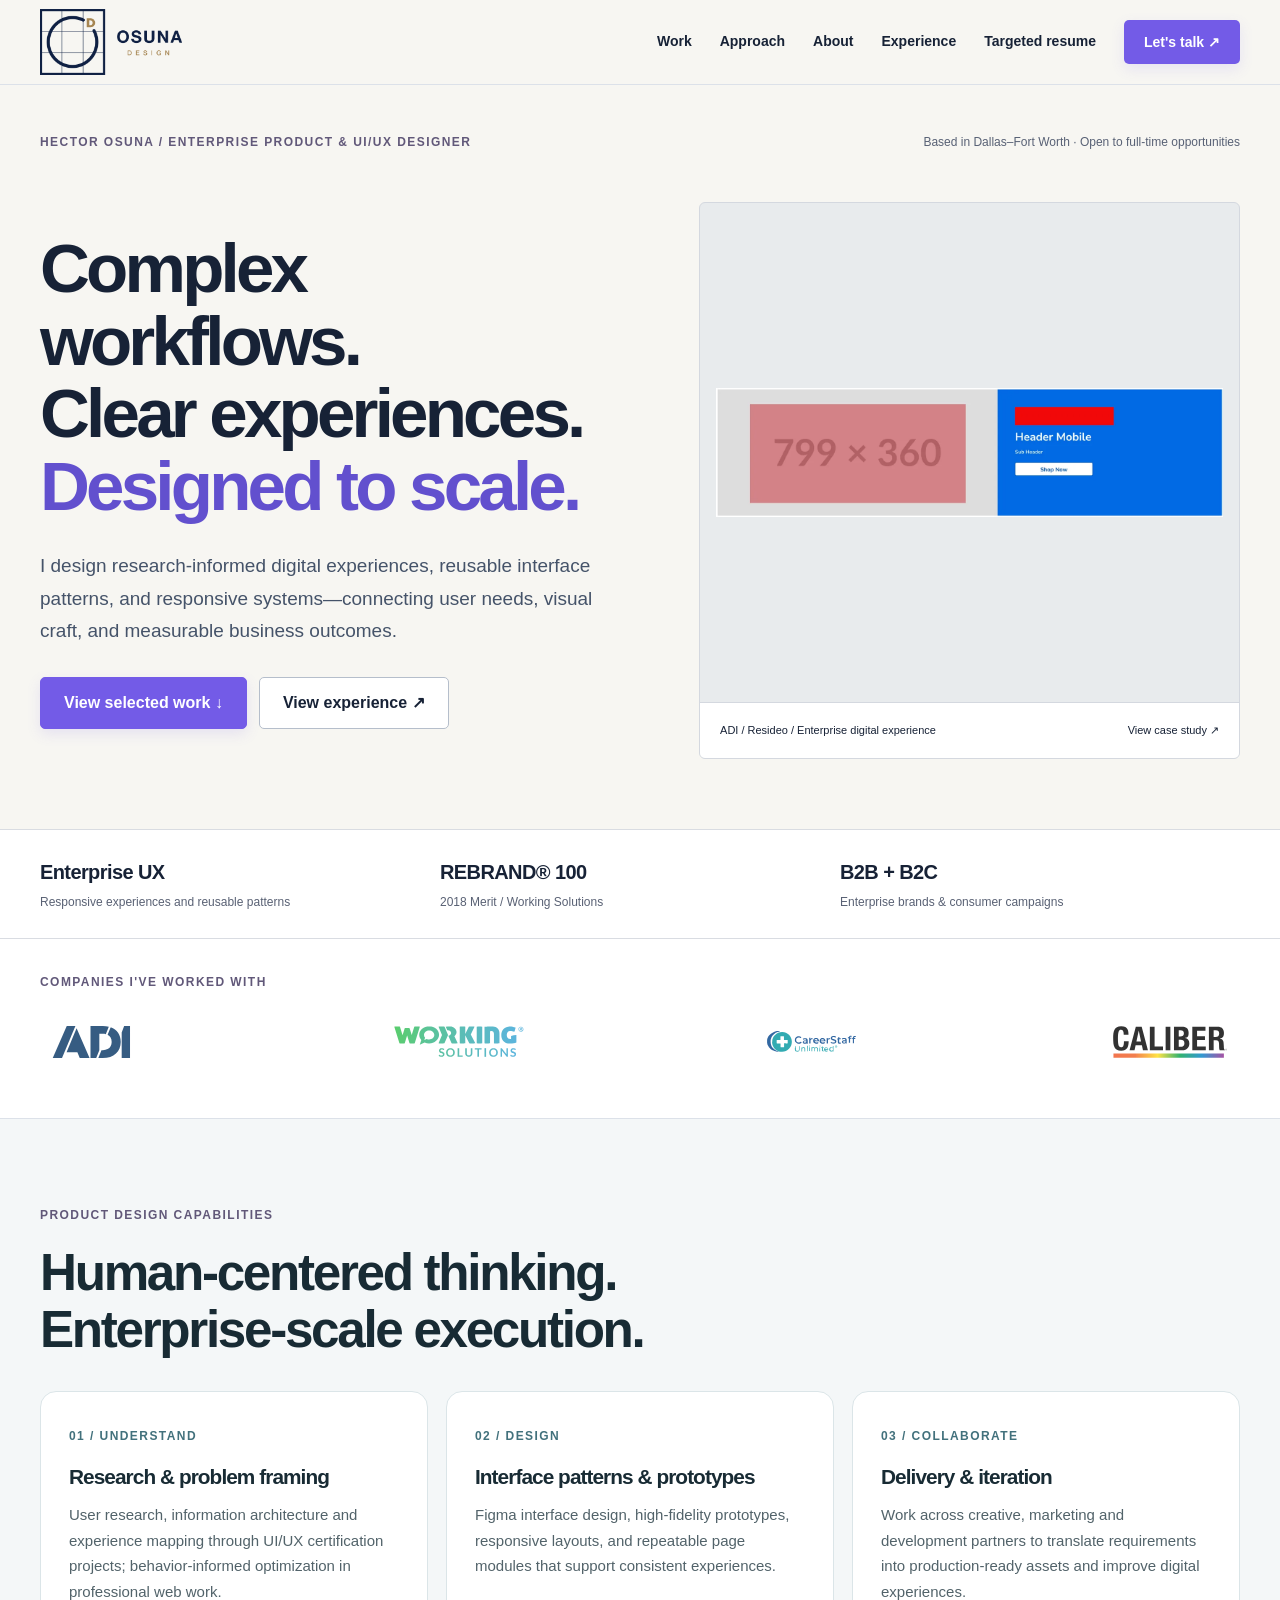
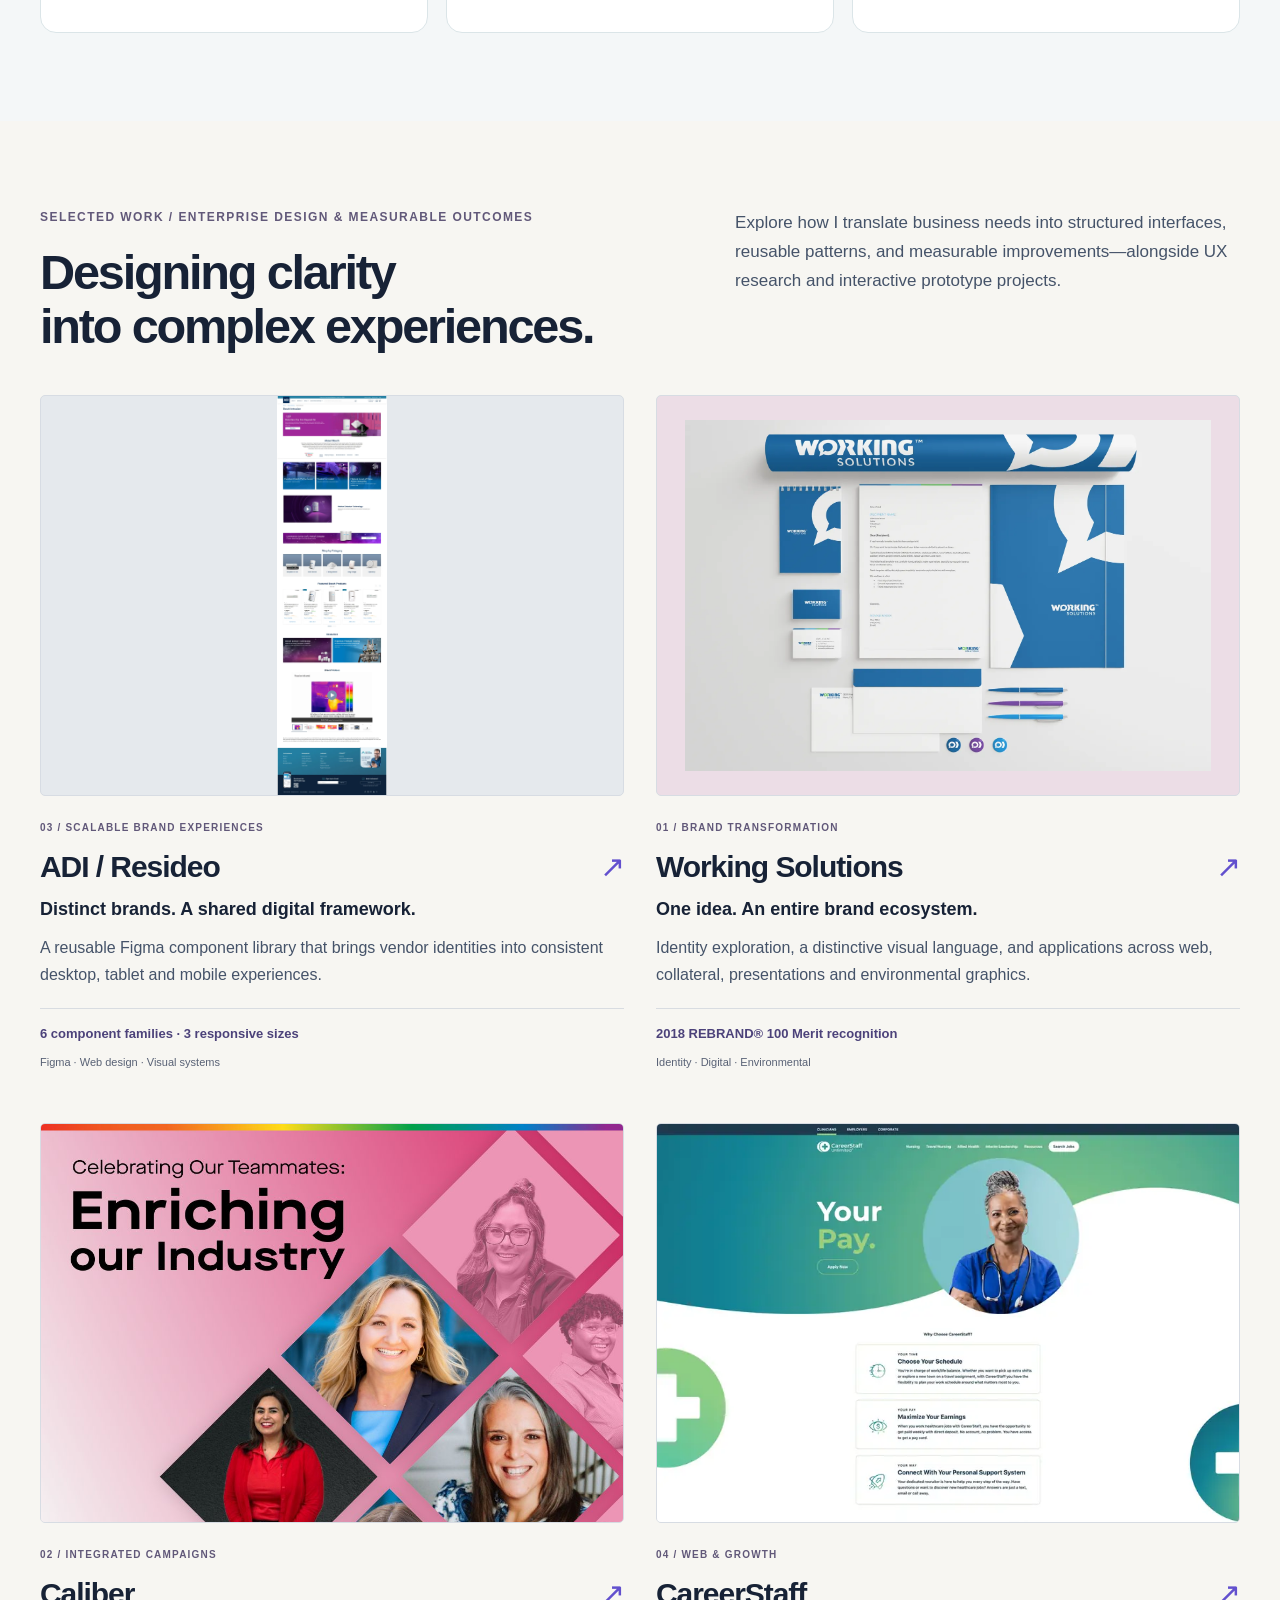
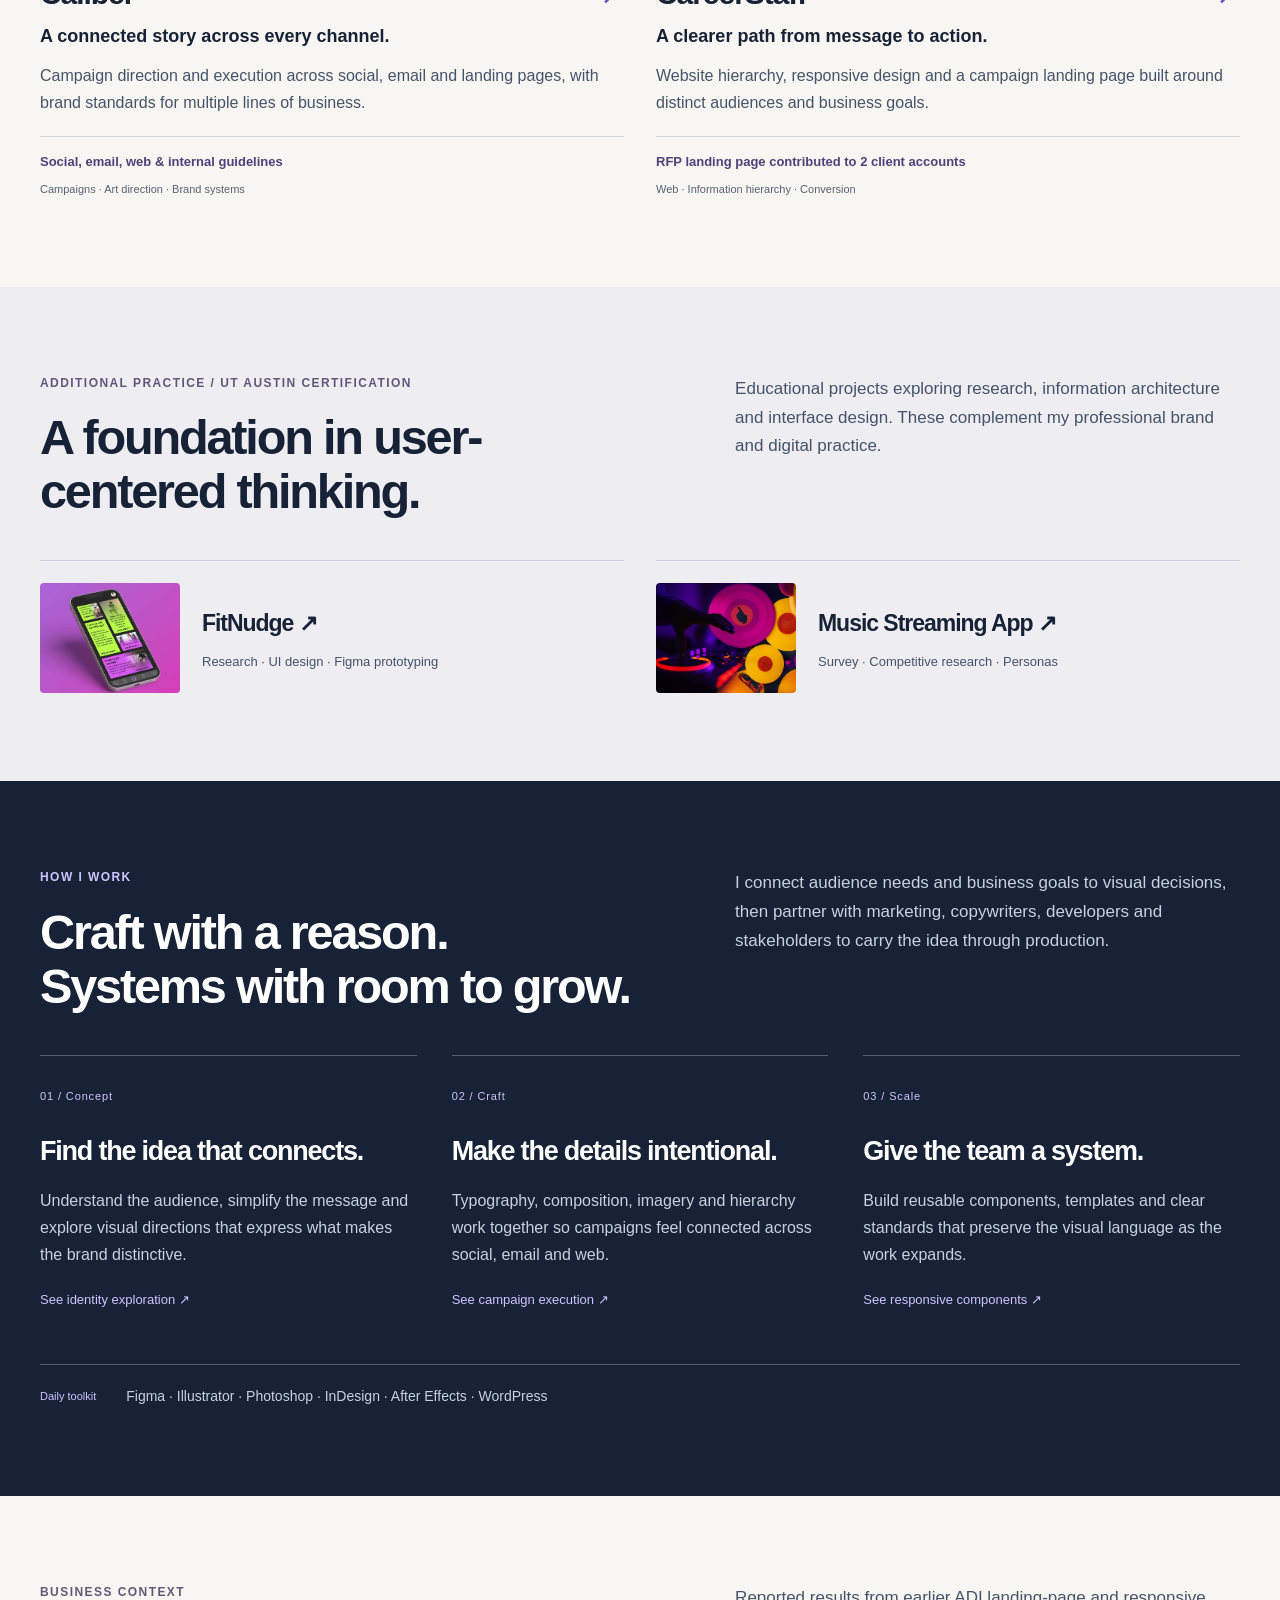
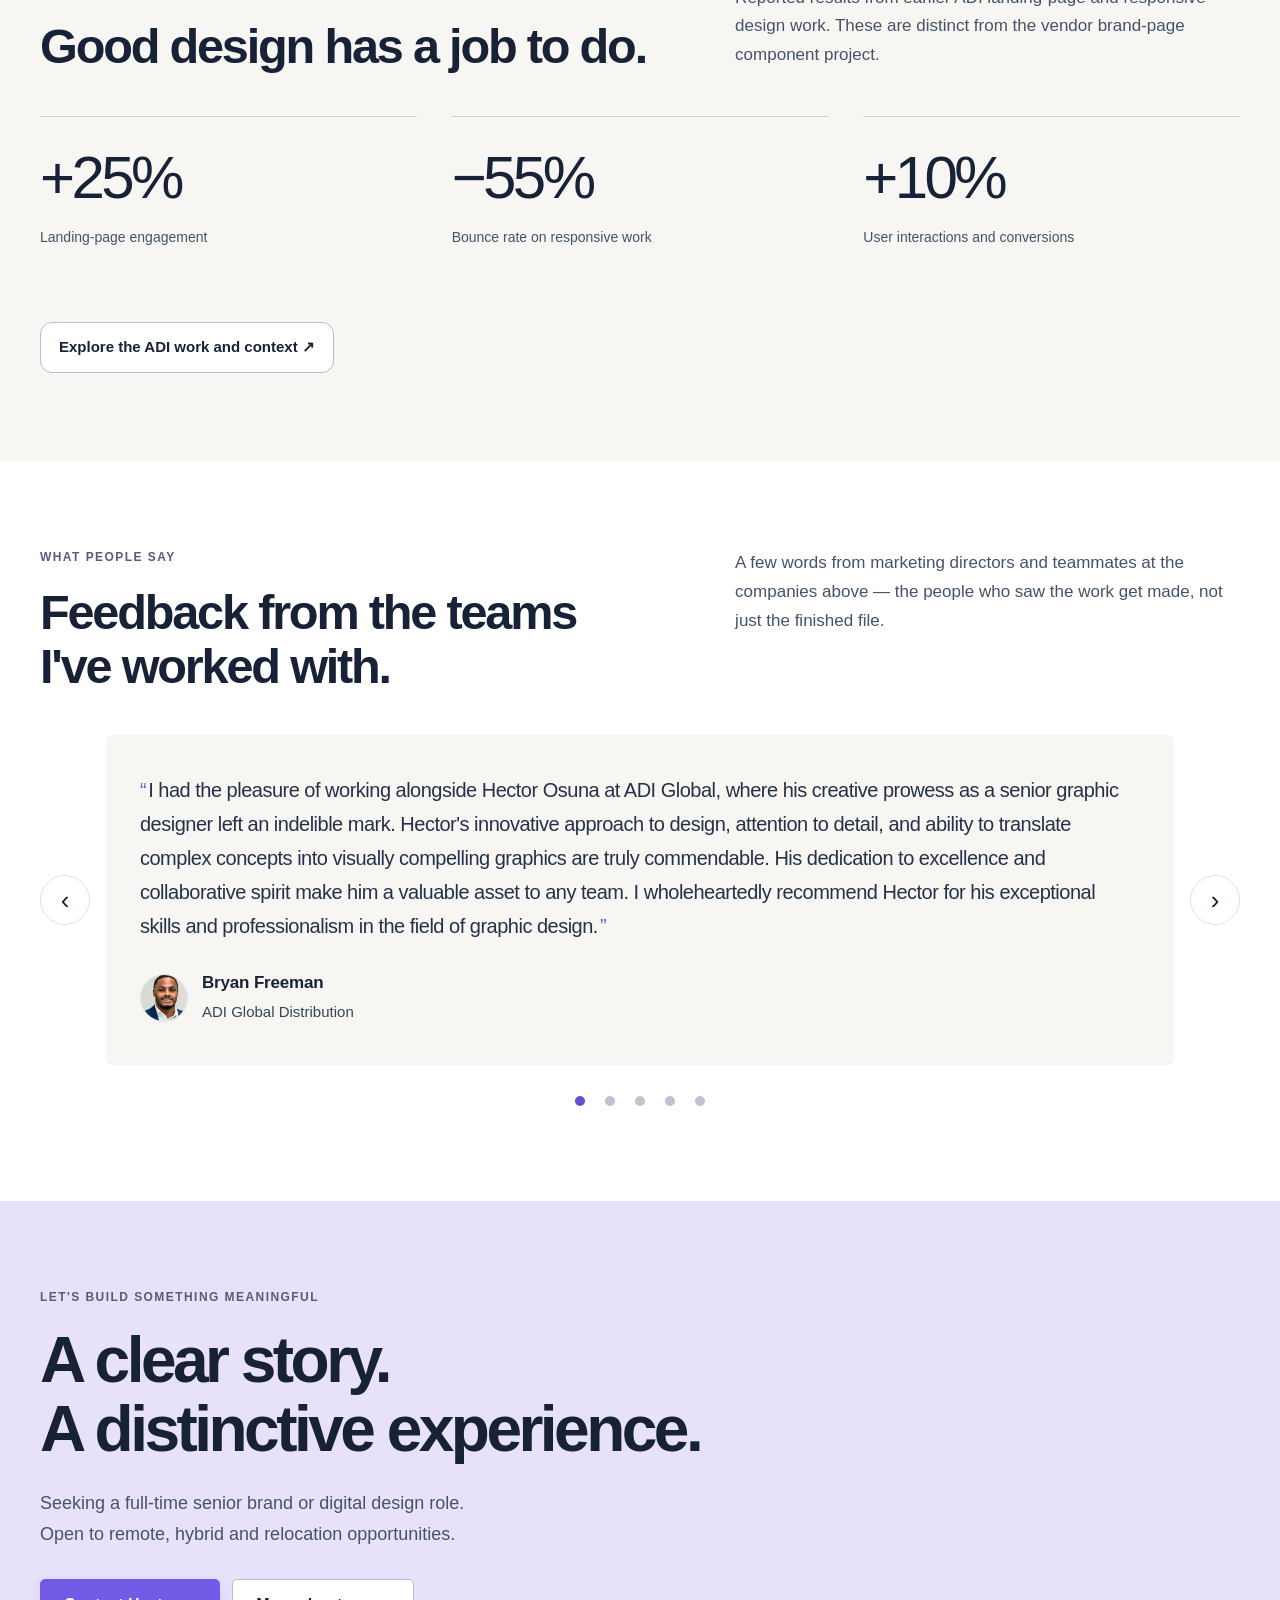
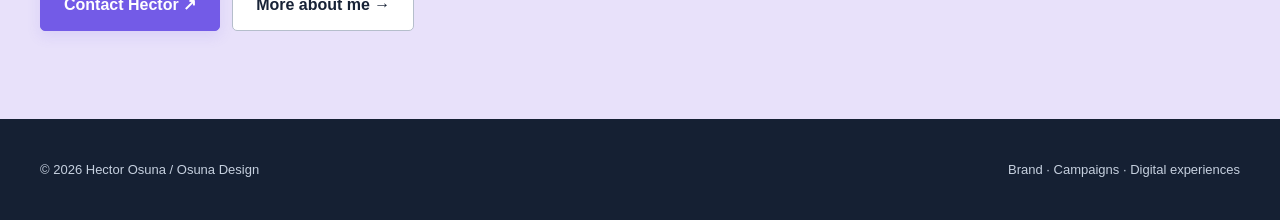
<file: index.html>
<!DOCTYPE html>
<html lang="en"><head><meta charset="utf-8"/><meta content="width=device-width,initial-scale=1" name="viewport"/><title>Hector Osuna — Enterprise Product &amp; UI/UX Designer</title><meta content="Enterprise product and UI/UX design portfolio: responsive systems, research-informed experiences, Figma prototypes, and measurable design outcomes." name="description"/><link href="assets/favicon.svg" rel="icon" type="image/svg+xml"/><link href="assets/favicon.ico" rel="alternate icon"/><link href="assets/favicon-180.png" rel="apple-touch-icon"/><link href="styles.css" rel="stylesheet"/><link href="editorial.css" rel="stylesheet"/><link href="ux-cases.css" rel="stylesheet"/><link href="product-design.css" rel="stylesheet"/><link href="brand-focus.css" rel="stylesheet"/><link href="mckesson.css" rel="stylesheet"/></head><body class="home-page product-portfolio brand-focused"><a class="skip-link" href="#main">Skip to content</a><nav class="nav"><div class="container navin"><a class="brand" href="index.html"><img alt="Osuna Design" src="assets/osuna-logo.png"/></a><div class="navlinks"><a href="#work">Work</a><a href="#approach">Approach</a><a href="about.html">About</a><a href="resume.html">Experience</a><a href="mckesson-resume.pdf">Targeted resume</a><a class="btn dark" href="mailto:hosuna23@gmail.com">Let's talk ↗</a></div><button aria-label="Open navigation" class="menu">☰</button></div></nav><main id="main">
<header class="brand-hero"><div class="container"><div class="hero-intro"><div class="eyebrow">Hector Osuna / Enterprise Product &amp; UI/UX Designer</div><p class="availability">Based in Dallas–Fort Worth · Open to full-time opportunities</p></div><div class="brand-hero-grid"><div><h1>Complex workflows.<br/>Clear experiences.<br/><span>Designed to scale.</span></h1><p class="lead">I design research-informed digital experiences, reusable interface patterns, and responsive systems—connecting user needs, visual craft, and measurable business outcomes.</p><div class="actions"><a class="btn dark" href="#work">View selected work ↓</a><a class="btn" href="resume.html">View experience ↗</a></div></div><a class="hero-brand-art" href="adi-resideo.html"><img alt="ADI / Resideo responsive enterprise brand-page interface" fetchpriority="high" src="assets/adi-hero-d.webp"/><div class="hero-art-caption"><span>ADI / Resideo / Enterprise digital experience</span><span>View case study ↗</span></div></a></div></div></header>
<section class="brand-proof-strip"><div class="container"><div><strong>Enterprise UX</strong><span>Responsive experiences and reusable patterns</span></div><div><strong>REBRAND® 100</strong><span>2018 Merit / Working Solutions</span></div><div><strong>B2B + B2C</strong><span>Enterprise brands &amp; consumer campaigns</span></div></div></section>
<section class="logo-strip">
<div class="container"><div class="eyebrow reveal" style="text-align:center">Companies I've worked with</div></div>
<div class="logo-marquee">
<div class="logo-track">
<a aria-label="ADI Global Distribution — view case study" class="logo-item" href="adi-resideo.html"><img alt="ADI Global Distribution" src="assets/logos/adi.svg"/></a>
<a aria-label="Working Solutions — view case study" class="logo-item" href="working-solutions.html"><img alt="Working Solutions" src="assets/logos/working-solutions.svg"/></a>
<a aria-label="CareerStaff Unlimited — view case study" class="logo-item" href="careerstaff.html"><img alt="CareerStaff Unlimited" src="assets/logos/careerstaff.svg"/></a>
<a aria-label="Caliber — view case study" class="logo-item" href="caliber.html"><img alt="Caliber" src="assets/logos/caliber.svg"/></a>
<a aria-hidden="true" class="logo-item" href="adi-resideo.html" tabindex="-1"><img alt="" src="assets/logos/adi.svg"/></a>
<a aria-hidden="true" class="logo-item" href="working-solutions.html" tabindex="-1"><img alt="" src="assets/logos/working-solutions.svg"/></a>
<a aria-hidden="true" class="logo-item" href="careerstaff.html" tabindex="-1"><img alt="" src="assets/logos/careerstaff.svg"/></a>
<a aria-hidden="true" class="logo-item" href="caliber.html" tabindex="-1"><img alt="" src="assets/logos/caliber.svg"/></a>
</div>
</div>
</section>
<section aria-labelledby="mck-fit-title" class="mck-fit"><div class="container"><div class="eyebrow">Product design capabilities</div><h2 id="mck-fit-title">Human-centered thinking. Enterprise-scale execution.</h2><div class="mck-grid"><article><span>01 / Understand</span><h3>Research &amp; problem framing</h3><p>User research, information architecture and experience mapping through UI/UX certification projects; behavior-informed optimization in professional web work.</p></article><article><span>02 / Design</span><h3>Interface patterns &amp; prototypes</h3><p>Figma interface design, high-fidelity prototypes, responsive layouts, and repeatable page modules that support consistent experiences.</p></article><article><span>03 / Collaborate</span><h3>Delivery &amp; iteration</h3><p>Work across creative, marketing and development partners to translate requirements into production-ready assets and improve digital experiences.</p></article></div></div></section><section id="work"><div class="container"><div class="section-head"><div><div class="eyebrow">Selected work / Enterprise design &amp; measurable outcomes</div><h2>Designing clarity<br/>into complex experiences.</h2></div><p>Explore how I translate business needs into structured interfaces, reusable patterns, and measurable improvements—alongside UX research and interactive prototype projects.</p></div><div class="brand-work-grid"><a class="brand-project" href="adi-resideo.html"><div class="brand-project-image"><img alt="ADI Bosch responsive brand page design" loading="lazy" src="assets/adi-bosch-desktop.webp"/></div><div class="brand-project-copy"><div class="eyebrow">03 / Scalable brand experiences</div><h3>ADI / Resideo <span aria-hidden="true">↗</span></h3><h4>Distinct brands. A shared digital framework.</h4><p>A reusable Figma component library that brings vendor identities into consistent desktop, tablet and mobile experiences.</p><div class="project-proof">6 component families · 3 responsive sizes</div><div class="brand-tags">Figma · Web design · Visual systems</div></div></a><a class="brand-project" href="working-solutions.html"><div class="brand-project-image"><img alt="Working Solutions stationery and brand identity applications" loading="lazy" src="assets/ws-new-collateral.webp"/></div><div class="brand-project-copy"><div class="eyebrow">01 / Brand transformation</div><h3>Working Solutions <span aria-hidden="true">↗</span></h3><h4>One idea. An entire brand ecosystem.</h4><p>Identity exploration, a distinctive visual language, and applications across web, collateral, presentations and environmental graphics.</p><div class="project-proof">2018 REBRAND® 100 Merit recognition</div><div class="brand-tags">Identity · Digital · Environmental</div></div></a><a class="brand-project" href="caliber.html"><div class="brand-project-image"><img alt="Caliber campaign creative featuring coordinated photography and typography" loading="lazy" src="assets/caliber/campaign-social.jpg"/></div><div class="brand-project-copy"><div class="eyebrow">02 / Integrated campaigns</div><h3>Caliber <span aria-hidden="true">↗</span></h3><h4>A connected story across every channel.</h4><p>Campaign direction and execution across social, email and landing pages, with brand standards for multiple lines of business.</p><div class="project-proof">Social, email, web &amp; internal guidelines</div><div class="brand-tags">Campaigns · Art direction · Brand systems</div></div></a><a class="brand-project" href="careerstaff.html"><div class="brand-project-image"><img alt="CareerStaff redesigned website for clinicians" loading="lazy" src="assets/cs-new-clinicians.webp"/></div><div class="brand-project-copy"><div class="eyebrow">04 / Web &amp; growth</div><h3>CareerStaff <span aria-hidden="true">↗</span></h3><h4>A clearer path from message to action.</h4><p>Website hierarchy, responsive design and a campaign landing page built around distinct audiences and business goals.</p><div class="project-proof">RFP landing page contributed to 2 client accounts</div><div class="brand-tags">Web · Information hierarchy · Conversion</div></div></a></div></div></section>
<section class="brand-secondary"><div class="container"><div class="section-head"><div><div class="eyebrow">Additional practice / UT Austin certification</div><h2>A foundation in user-centered thinking.</h2></div><p>Educational projects exploring research, information architecture and interface design. These complement my professional brand and digital practice.</p></div><div class="brand-study-grid"><a aria-label="FitNudge — UX certification concept and prototype" href="ui-ux-fitnudge.html"><img alt="FitNudge mobile interface certification project" loading="lazy" src="assets/ux/FitNudge-thumbnail.jpg"/><div><h3>FitNudge ↗</h3><p>Research · UI design · Figma prototyping</p></div></a><a href="music-streaming-app.html"><img alt="Music Streaming App research certification project" loading="lazy" src="assets/ux/Music-Streaming-App-thumbnail.jpg"/><div><h3>Music Streaming App ↗</h3><p>Survey · Competitive research · Personas</p></div></a></div></div></section>
<section class="brand-approach" id="approach"><div class="container"><div class="section-head"><div><div class="eyebrow">How I work</div><h2>Craft with a reason.<br/>Systems with room to grow.</h2></div><p>I connect audience needs and business goals to visual decisions, then partner with marketing, copywriters, developers and stakeholders to carry the idea through production.</p></div><div class="brand-principles"><article><span>01 / Concept</span><h3>Find the idea that connects.</h3><p>Understand the audience, simplify the message and explore visual directions that express what makes the brand distinctive.</p><a href="working-solutions.html">See identity exploration ↗</a></article><article><span>02 / Craft</span><h3>Make the details intentional.</h3><p>Typography, composition, imagery and hierarchy work together so campaigns feel connected across social, email and web.</p><a href="caliber.html">See campaign execution ↗</a></article><article><span>03 / Scale</span><h3>Give the team a system.</h3><p>Build reusable components, templates and clear standards that preserve the visual language as the work expands.</p><a href="adi-resideo.html">See responsive components ↗</a></article></div><div class="tool-line"><span>Daily toolkit</span><p>Figma · Illustrator · Photoshop · InDesign · After Effects · WordPress</p></div></div></section>
<section class="brand-results"><div class="container"><div class="section-head"><div><div class="eyebrow">Business context</div><h2>Good design has a job to do.</h2></div><p>Reported results from earlier ADI landing-page and responsive design work. These are distinct from the vendor brand-page component project.</p></div><div class="brand-result-grid"><div><strong>+25%</strong><p>Landing-page engagement</p></div><div><strong>−55%</strong><p>Bounce rate on responsive work</p></div><div><strong>+10%</strong><p>User interactions and conversions</p></div></div><a class="back" href="adi-resideo.html">Explore the ADI work and context ↗</a></div></section>
<section class="testi-section">
<div class="container">
<div class="section-head reveal"><div><div class="eyebrow">What people say</div><h2>Feedback from the teams<br/>I've worked with.</h2></div><p>A few words from marketing directors and teammates at the companies above — the people who saw the work get made, not just the finished file.</p></div>
<div class="testi-wrap reveal" id="testiWrap">
<button aria-label="Previous testimonial" class="testi-arrow prev" type="button">‹</button>
<figure class="testi-card" id="testiCard">
<blockquote id="testiQuote"></blockquote>
<figcaption><img alt="" id="testiImg" src=""/><span><b id="testiName"></b><small id="testiRole"></small></span></figcaption>
</figure>
<button aria-label="Next testimonial" class="testi-arrow next" type="button">›</button>
</div>
<div class="testi-dots" id="testiDots"></div>
</div>
</section>
<section class="brand-contact"><div class="container"><div class="eyebrow">Let's build something meaningful</div><h2>A clear story.<br/>A distinctive experience.</h2><p>Seeking a full-time senior brand or digital design role.<br/>Open to remote, hybrid and relocation opportunities.</p><div class="actions"><a class="btn dark" href="mailto:hosuna23@gmail.com">Contact Hector ↗</a><a class="btn" href="about.html">More about me →</a></div></div></section>
</main><footer class="footer"><div class="container footerin"><div>© <span data-year=""></span> Hector Osuna / Osuna Design</div><div>Brand · Campaigns · Digital experiences</div></div></footer><script src="script.js"></script><script src="product-design.js"></script><script>
(function(){
  var T=[
    {q:"I had the pleasure of working alongside Hector Osuna at ADI Global, where his creative prowess as a senior graphic designer left an indelible mark. Hector's innovative approach to design, attention to detail, and ability to translate complex concepts into visually compelling graphics are truly commendable. His dedication to excellence and collaborative spirit make him a valuable asset to any team. I wholeheartedly recommend Hector for his exceptional skills and professionalism in the field of graphic design.",n:"Bryan Freeman",r:"ADI Global Distribution",img:"assets/testimonials/bryan-freeman.jpg"},
    {q:"Hector is a brilliant designer with multiple design abilities, not just a visual designer but also aware of user experience and marketing analyst. His strategic thinking really makes him stand out from other designers, I have a strong impression that the marketing campaign he delivers with high performance. We worked closely for years, he always shared his experience and knowledge, and strong communication skills to collaborate as group teamwork. Hector's creativity and responsibility make him the ideal designer for any organization. It's been an amazing experience to work with him.",n:"Lorance Huang",r:"ADI Global Distribution",img:"assets/testimonials/lorance-huang.jpg"},
    {q:"I've had the pleasure to work with Hector for over 3+ years. During my time working with him, he's been the absolute best co-worker and mentor. He's an extremely dedicated, hard working employee who will go the extra mile even on the smallest of tasks/projects. He's got a great eye for design and well versed in customer experience. I would work with Hector again in a heartbeat and if you pass him up, you don't know what you're missing out on.",n:"Stephanie Scoggins",r:"Working Solutions",img:"assets/testimonials/stephanie-scoggins.jpg"},
    {q:"Hector is quite simply a pleasure to work with and a top-notch graphic design talent. With an eye for detail, an artistic flair, and above all, a commitment to excellence, Hector is a first-rate talent and would be an asset to any organization.",n:"Fiona Ayers",r:"ADI Global Distribution",img:"assets/testimonials/fiona-ayers.jpg"},
    {q:"Hector is a high-level designer who stands out for his responsibility, work efficiency and teamwork. I had the opportunity to work side by side with him, and I only have good comments about his performance and high quality design. He not only gets his work right, but also keeps the end user and his needs in mind. A pleasure to work with him!",n:"Alberto Zavala",r:"ADI Global Distribution",img:"assets/testimonials/alberto-zavala.jpg"}
  ];
  var wrap=document.getElementById('testiWrap'); if(!wrap)return;
  var card=document.getElementById('testiCard'), qEl=document.getElementById('testiQuote'), imgEl=document.getElementById('testiImg'), nameEl=document.getElementById('testiName'), roleEl=document.getElementById('testiRole'), dots=document.getElementById('testiDots');
  var i=0, timer=null;
  T.forEach(function(_,k){var b=document.createElement('button');b.type='button';b.setAttribute('aria-label','Testimonial '+(k+1)+' of '+T.length);b.addEventListener('click',function(){show(k);restart()});dots.appendChild(b)});
  function render(){
    var t=T[i];
    qEl.textContent=t.q; imgEl.src=t.img; imgEl.alt=t.n; nameEl.textContent=t.n; roleEl.textContent=t.r;
    Array.from(dots.children).forEach(function(d,k){d.classList.toggle('on',k===i);d.setAttribute('aria-pressed',String(k===i))});
  }
  function show(k){
    i=(k+T.length)%T.length;
    card.classList.add('fade');
    setTimeout(function(){render();card.classList.remove('fade')},220);
  }
  function next(){show(i+1)} function prev(){show(i-1)}
  function restart(){if(timer)clearInterval(timer)}
  wrap.querySelector('.testi-arrow.prev').addEventListener('click',function(){prev();restart()});
  wrap.querySelector('.testi-arrow.next').addEventListener('click',function(){next();restart()});
  wrap.addEventListener('mouseenter',function(){if(timer)clearInterval(timer)});
  wrap.addEventListener('mouseleave',restart);
  wrap.addEventListener('focusin',function(){if(timer)clearInterval(timer)});
  wrap.addEventListener('focusout',restart);
  render(); restart();
})();
</script></body></html>
</file>
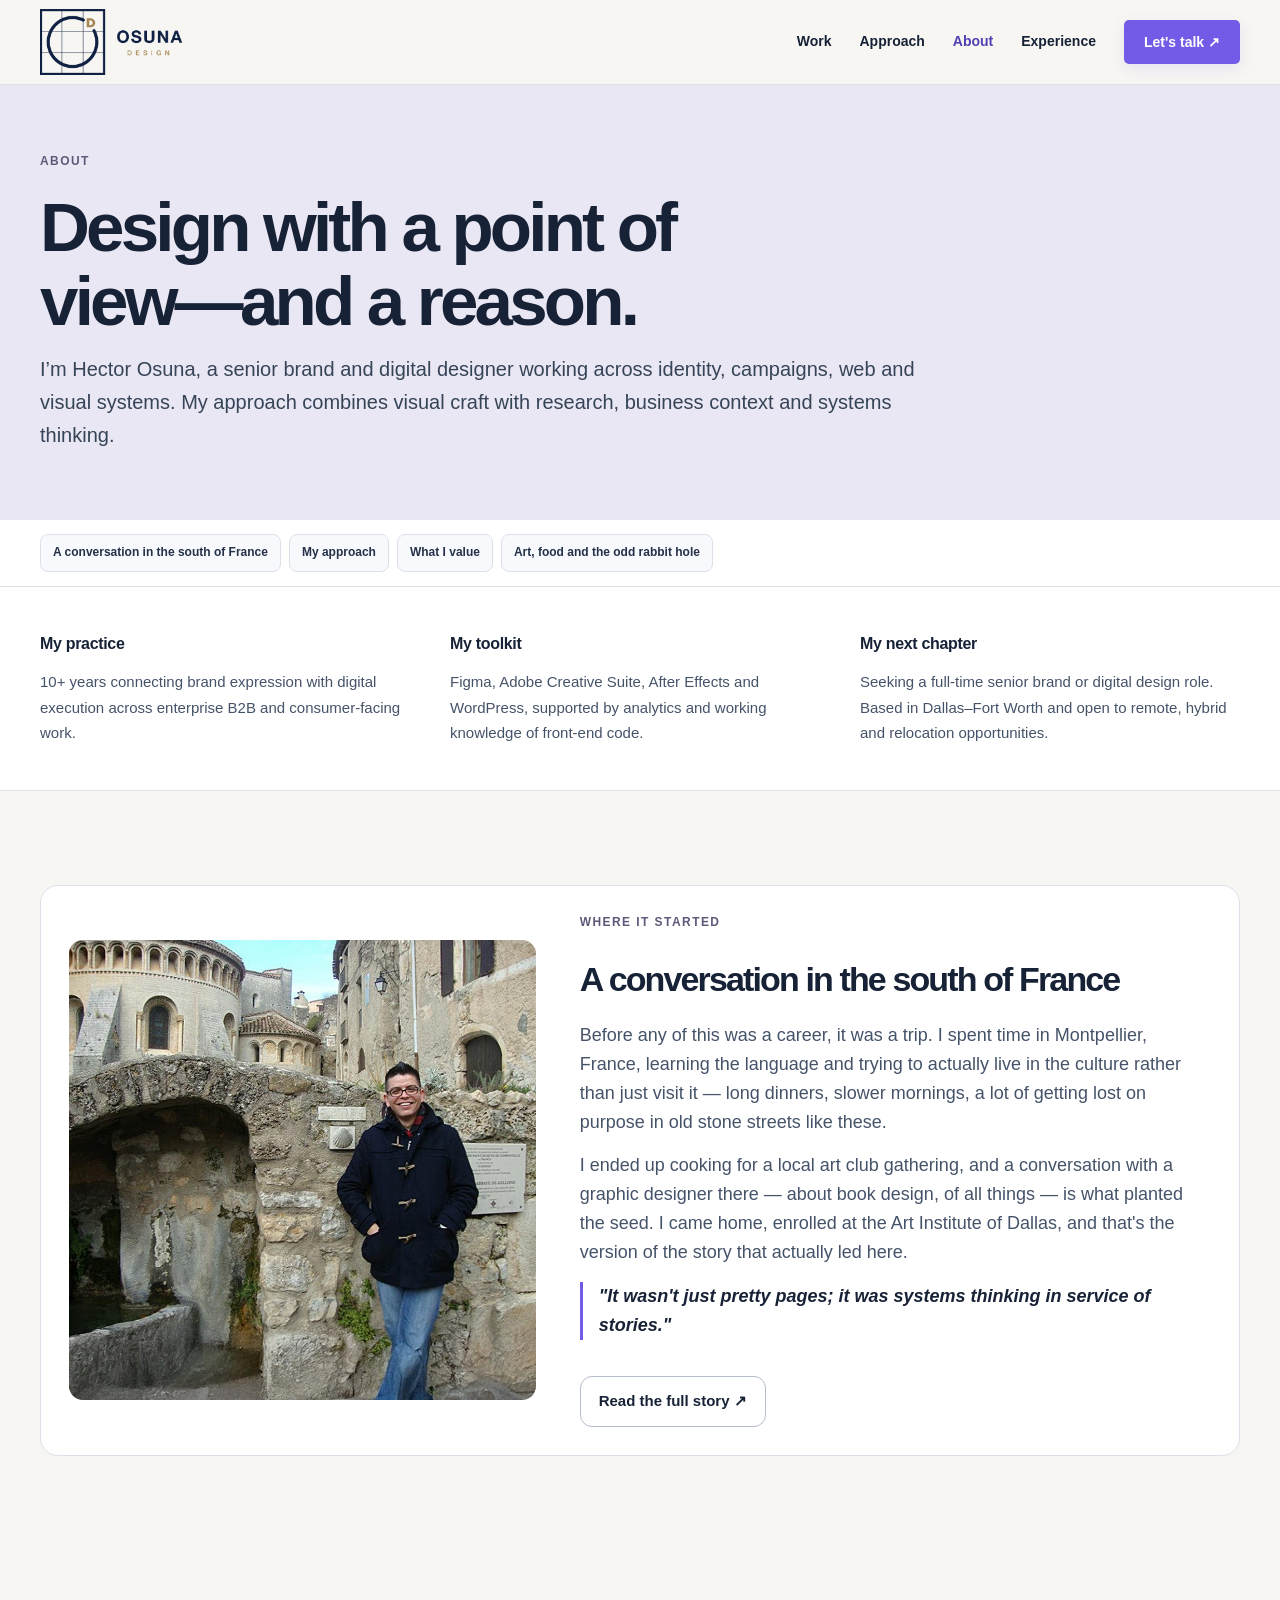
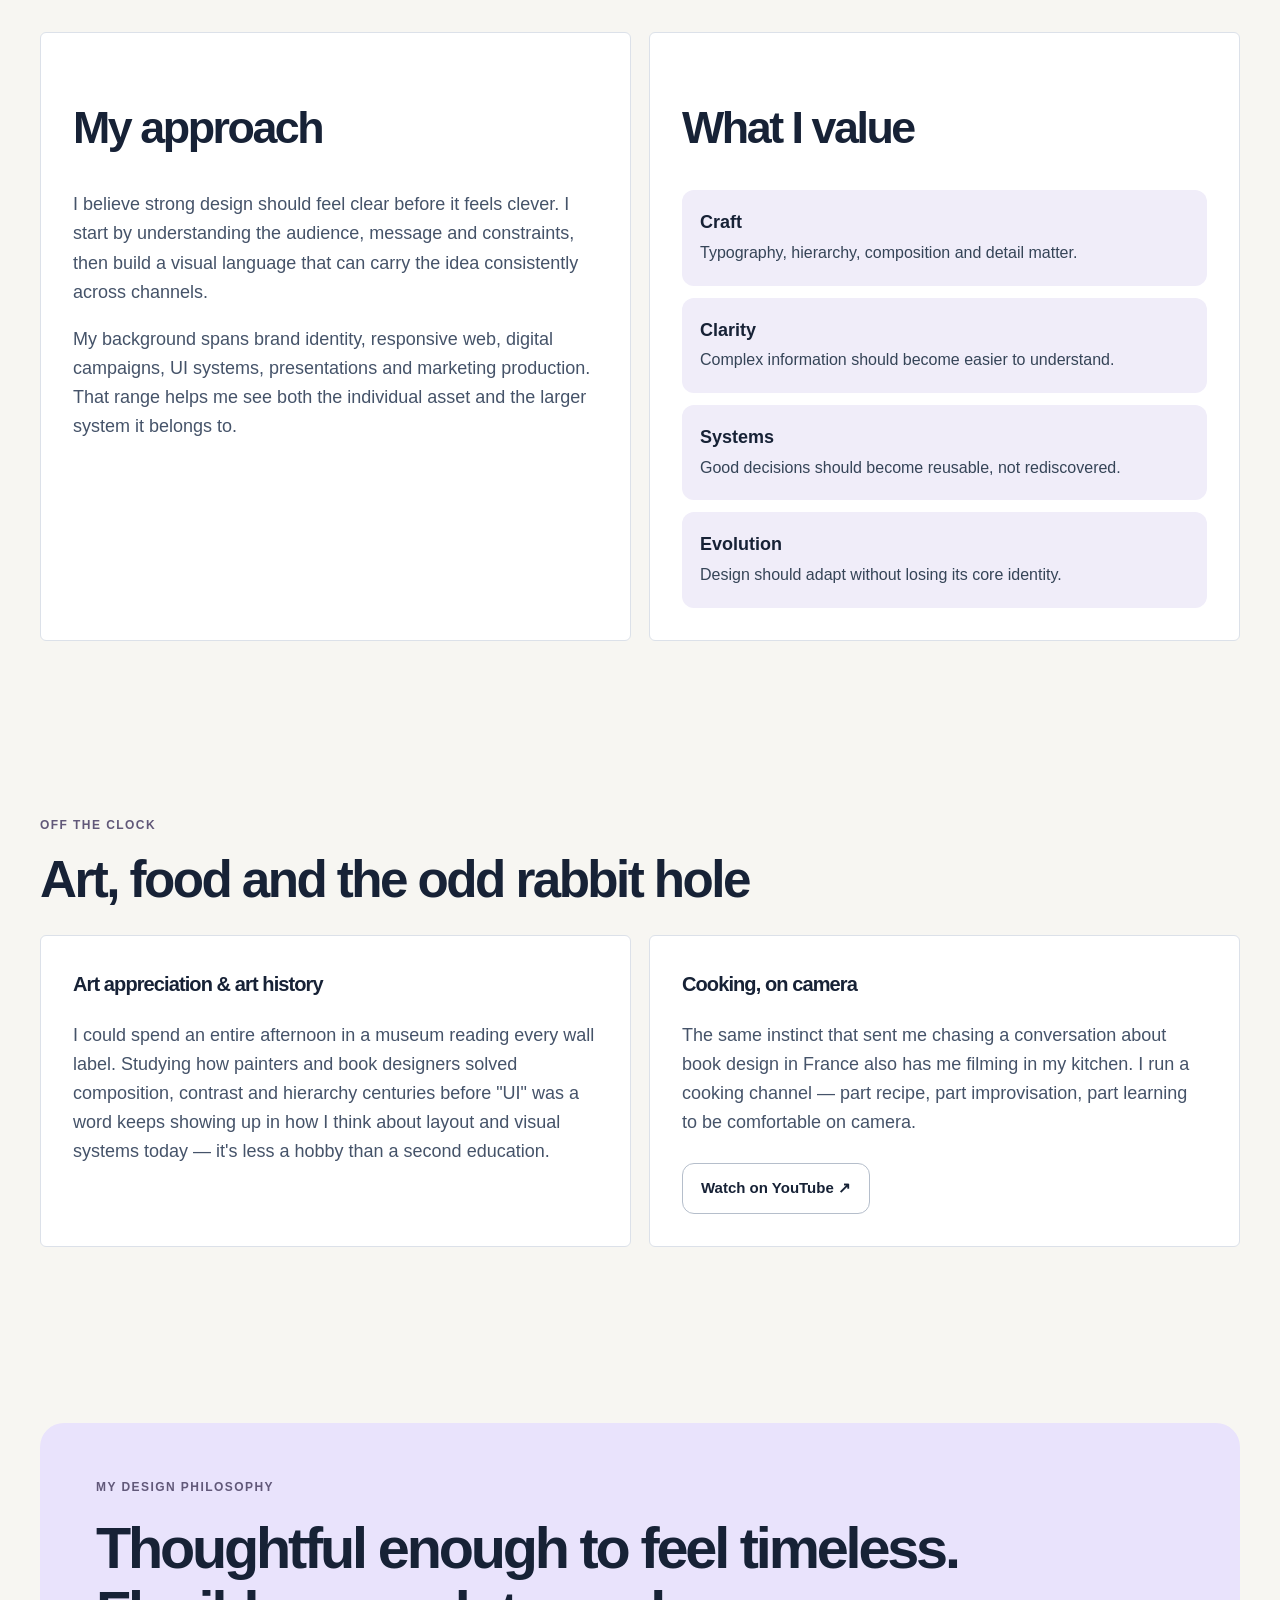
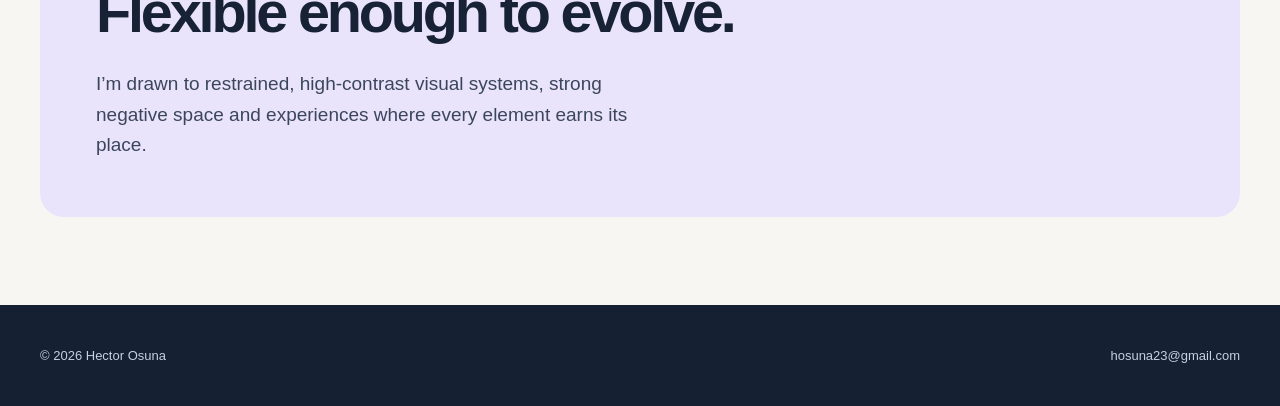
<file: about.html>
<!doctype html><html lang="en"><head><meta charset="utf-8"><meta name="viewport" content="width=device-width,initial-scale=1"><title>About — Hector Osuna</title><link rel="icon" href="assets/favicon.svg" type="image/svg+xml"><link rel="alternate icon" href="assets/favicon.ico"><link rel="apple-touch-icon" href="assets/favicon-180.png"><link rel="stylesheet" href="styles.css"><link rel="stylesheet" href="editorial.css"><link rel="stylesheet" href="product-design.css"><link rel="stylesheet" href="brand-focus.css"></head><body class="cs-page product-portfolio"><a class="skip-link" href="#main">Skip to content</a><nav class="nav"><div class="container navin"><a class="brand" href="index.html"><img src="assets/osuna-logo.png" alt="Osuna Design"></a><div class="navlinks"><a href="index.html#work">Work</a><a href="index.html#approach">Approach</a><a href="about.html">About</a><a href="resume.html">Experience</a><a class="btn dark" href="mailto:hosuna23@gmail.com">Let's talk ↗</a></div><button class="menu" aria-label="Open navigation">☰</button></div></nav><main id="main"><section class="case-hero"><div class="container"><div class="eyebrow">About</div><h1>Design with a point of view—and a reason.</h1><p class="lead">I’m Hector Osuna, a senior brand and digital designer working across identity, campaigns, web and visual systems. My approach combines visual craft with research, business context and systems thinking.</p></div></section><section class="brand-case-brief"><div class="container"><div class="brief-grid"><div><h3>My practice</h3><p>10+ years connecting brand expression with digital execution across enterprise B2B and consumer-facing work.</p></div><div><h3>My toolkit</h3><p>Figma, Adobe Creative Suite, After Effects and WordPress, supported by analytics and working knowledge of front-end code.</p></div><div><h3>My next chapter</h3><p>Seeking a full-time senior brand or digital design role. Based in Dallas–Fort Worth and open to remote, hybrid and relocation opportunities.</p></div></div></div></section>

<section>
  <div class="container">
    <div class="ab-origin reveal">
      <div class="ab-origin-art">
        <img src="assets/about/hector-montpellier.jpg" alt="Hector Osuna standing beside a medieval stone bridge and Romanesque abbey in Saint-Guilhem-le-Désert, near Montpellier, France" tabindex="0" data-full="assets/about/hector-montpellier.jpg" data-title="Montpellier, France">
      </div>
      <div class="ab-origin-copy">
        <div class="eyebrow">Where it started</div>
        <h2>A conversation in the south of France</h2>
        <p>Before any of this was a career, it was a trip. I spent time in Montpellier, France, learning the language and trying to actually live in the culture rather than just visit it — long dinners, slower mornings, a lot of getting lost on purpose in old stone streets like these.</p>
        <p>I ended up cooking for a local art club gathering, and a conversation with a graphic designer there — about book design, of all things — is what planted the seed. I came home, enrolled at the Art Institute of Dallas, and that's the version of the story that actually led here.</p>
        <p class="ab-quote">"It wasn't just pretty pages; it was systems thinking in service of stories."</p>
        <a class="back" href="https://hosuna23.github.io/ui-ux-design/journey-ui-design.html" target="_blank" rel="noopener">Read the full story ↗</a>
      </div>
    </div>
  </div>
</section>

<section><div class="container case-cols"><div class="case-block reveal"><h2>My approach</h2><p>I believe strong design should feel clear before it feels clever. I start by understanding the audience, message and constraints, then build a visual language that can carry the idea consistently across channels.</p><p>My background spans brand identity, responsive web, digital campaigns, UI systems, presentations and marketing production. That range helps me see both the individual asset and the larger system it belongs to.</p></div><div class="case-block reveal"><h2>What I value</h2><div class="list"><div><strong>Craft</strong><br><span class="tiny">Typography, hierarchy, composition and detail matter.</span></div><div><strong>Clarity</strong><br><span class="tiny">Complex information should become easier to understand.</span></div><div><strong>Systems</strong><br><span class="tiny">Good decisions should become reusable, not rediscovered.</span></div><div><strong>Evolution</strong><br><span class="tiny">Design should adapt without losing its core identity.</span></div></div></div></div></section>

<section>
  <div class="container">
    <div class="eyebrow">Off the clock</div>
    <h2 style="font-size:clamp(32px,4vw,52px);letter-spacing:-.05em;line-height:1;margin:0 0 30px">Art, food and the odd rabbit hole</h2>

    <div class="ab-split">
      <div class="case-block reveal">
        <h3 style="margin-top:0">Art appreciation &amp; art history</h3>
        <p>I could spend an entire afternoon in a museum reading every wall label. Studying how painters and book designers solved composition, contrast and hierarchy centuries before "UI" was a word keeps showing up in how I think about layout and visual systems today — it's less a hobby than a second education.</p>
      </div>
      <div class="case-block reveal">
        <h3 style="margin-top:0">Cooking, on camera</h3>
        <p>The same instinct that sent me chasing a conversation about book design in France also has me filming in my kitchen. I run a cooking channel — part recipe, part improvisation, part learning to be comfortable on camera.</p>
        <a class="back" href="https://www.youtube.com/channel/UCTY4CvN-ywnszfTrNIxoCaA" target="_blank" rel="noopener" style="margin-top:8px">Watch on YouTube ↗</a>
      </div>
    </div>

    </section>

<section><div class="container"><div class="cta reveal"><div class="eyebrow">My design philosophy</div><h2>Thoughtful enough to feel timeless. Flexible enough to evolve.</h2><p class="lead" style="margin:auto">I’m drawn to restrained, high-contrast visual systems, strong negative space and experiences where every element earns its place.</p></div></div></section></main>

<dialog class="cs-lightbox" aria-label="Expanded image">
  <div class="cs-lb-bar"><span class="cs-lb-title"></span><button class="cs-lb-close" aria-label="Close">✕</button></div>
  <div class="cs-lb-body"><img alt=""></div>
</dialog>

<footer class="footer"><div class="container footerin"><div>© <span data-year></span> Hector Osuna</div><a href="mailto:hosuna23@gmail.com">hosuna23@gmail.com</a></div></footer>
<script src="script.js"></script>
<script>
(function(){
  var lb=document.querySelector('.cs-lightbox'), lbImg=lb.querySelector('img'), lbTitle=lb.querySelector('.cs-lb-title');
  function openLb(src,title){lbImg.src=src;lbImg.alt=title||'';lbTitle.textContent=title||'';lb.showModal?lb.showModal():lb.setAttribute('open','');lb.querySelector('.cs-lb-body').scrollTop=0}
  document.querySelectorAll('[data-full]').forEach(function(el){
    if(el.tagName!=='BUTTON'){el.setAttribute('tabindex','0');el.setAttribute('role','button')}
    el.addEventListener('click',function(){openLb(el.dataset.full,el.dataset.title)});
    el.addEventListener('keydown',function(e){if(el.tagName!=='BUTTON'&&(e.key==='Enter'||e.key===' ')){e.preventDefault();openLb(el.dataset.full,el.dataset.title)}});
  });
  lb.querySelector('.cs-lb-close').addEventListener('click',function(){lb.close()});
  lb.addEventListener('click',function(e){if(e.target===lb)lb.close()});
})();
</script>
<script src="product-design.js"></script></body></html>
</file>
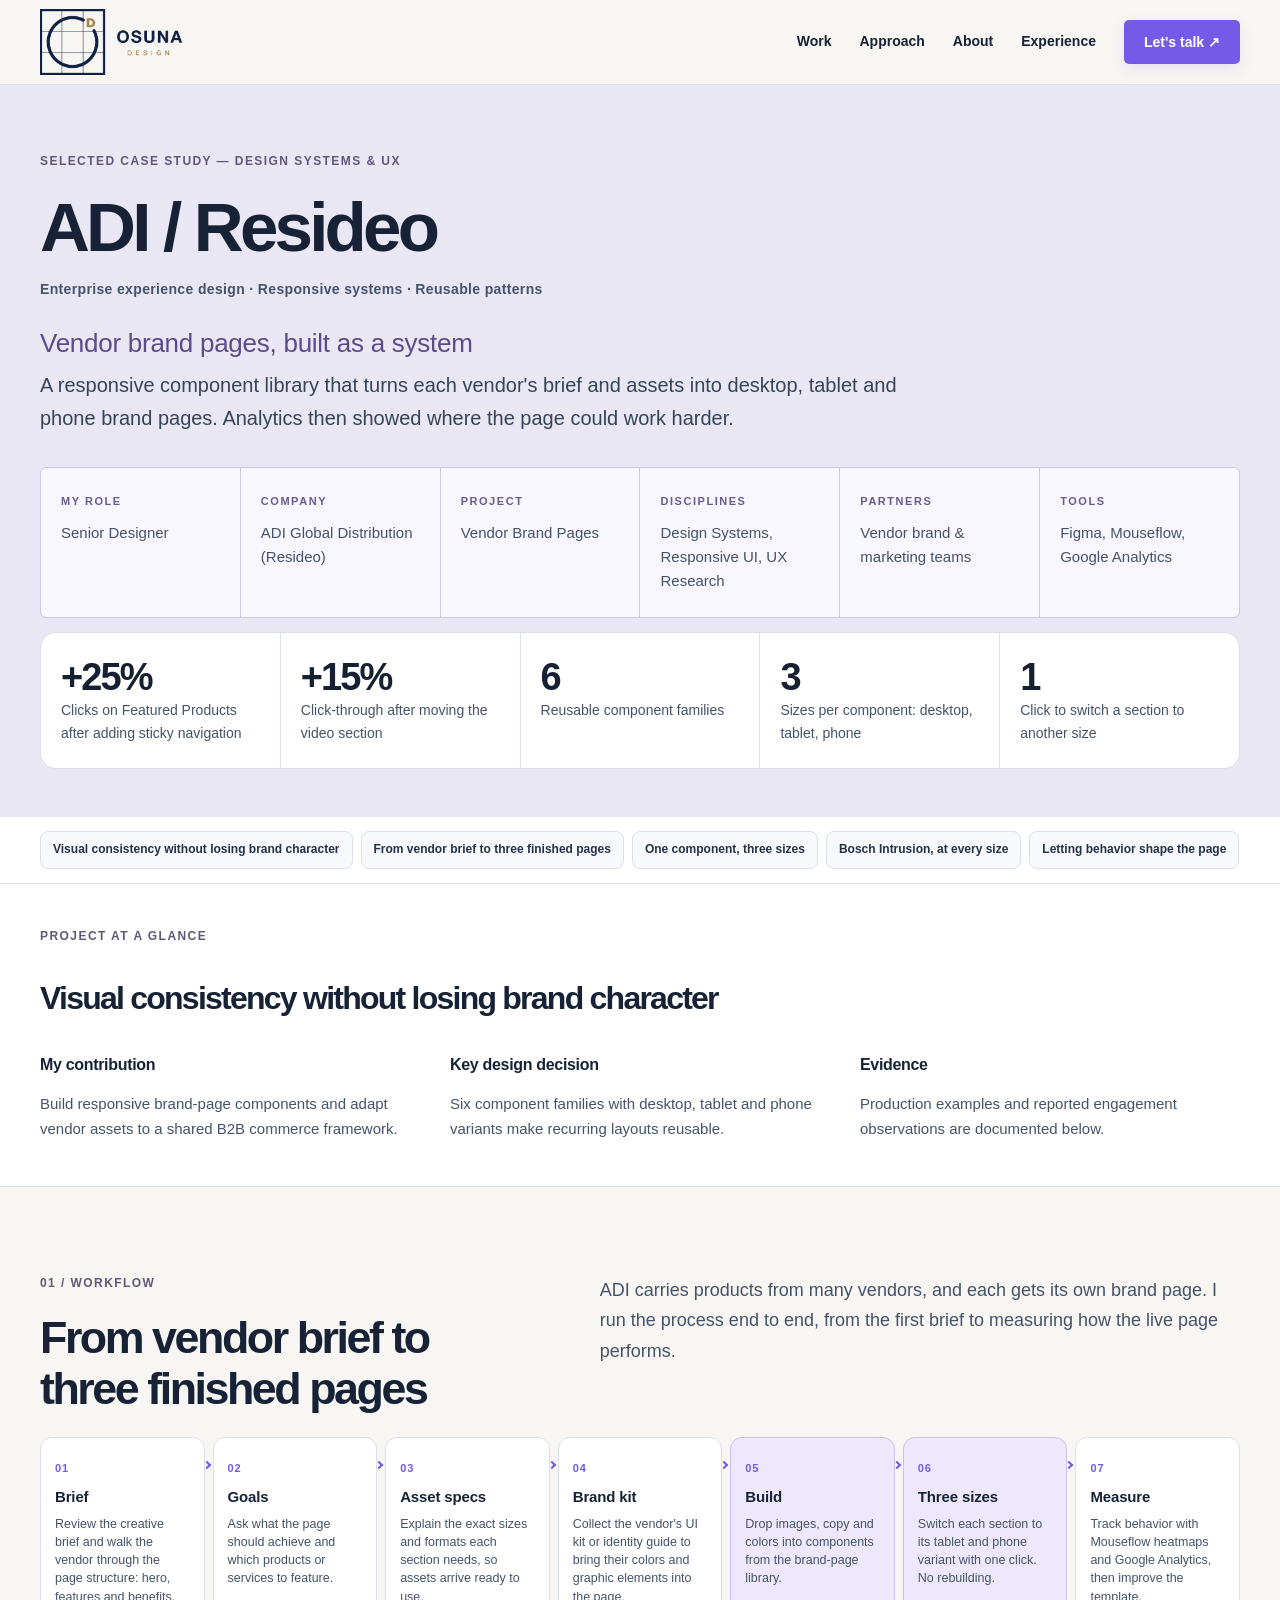
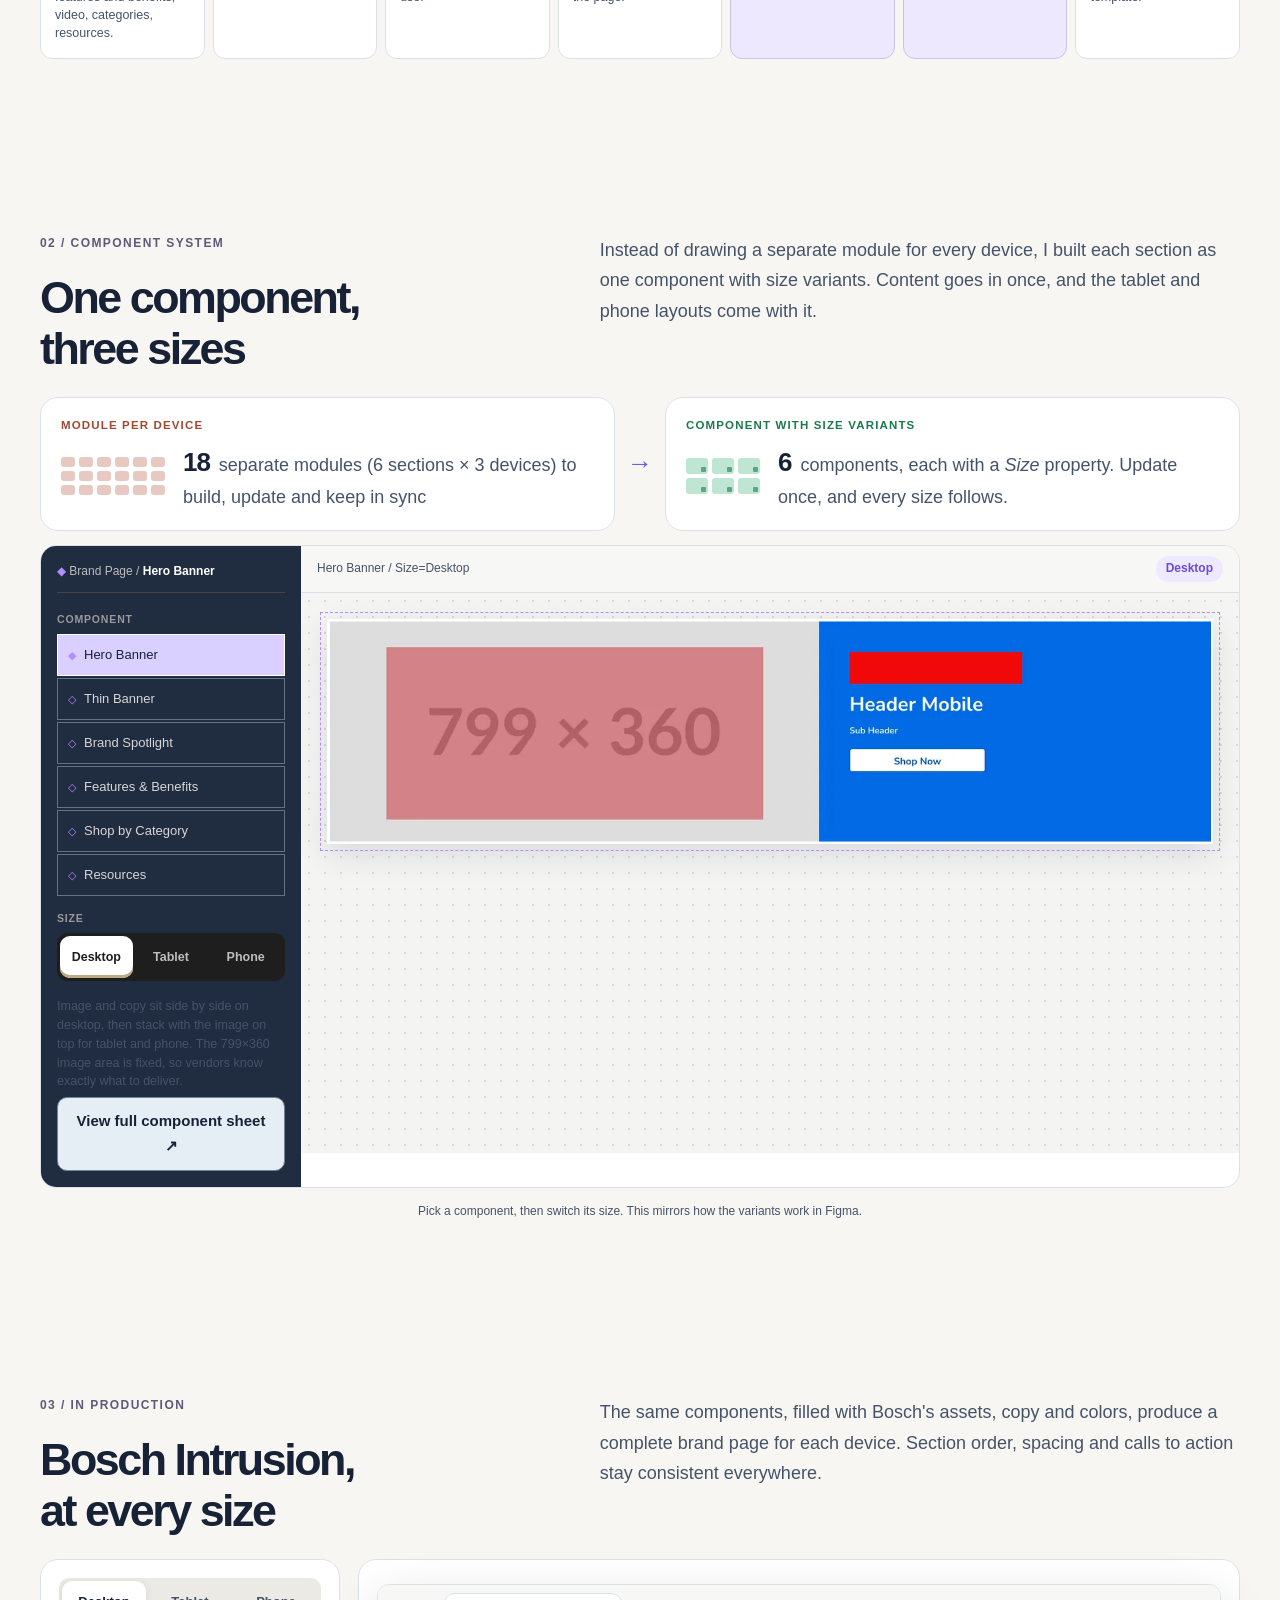
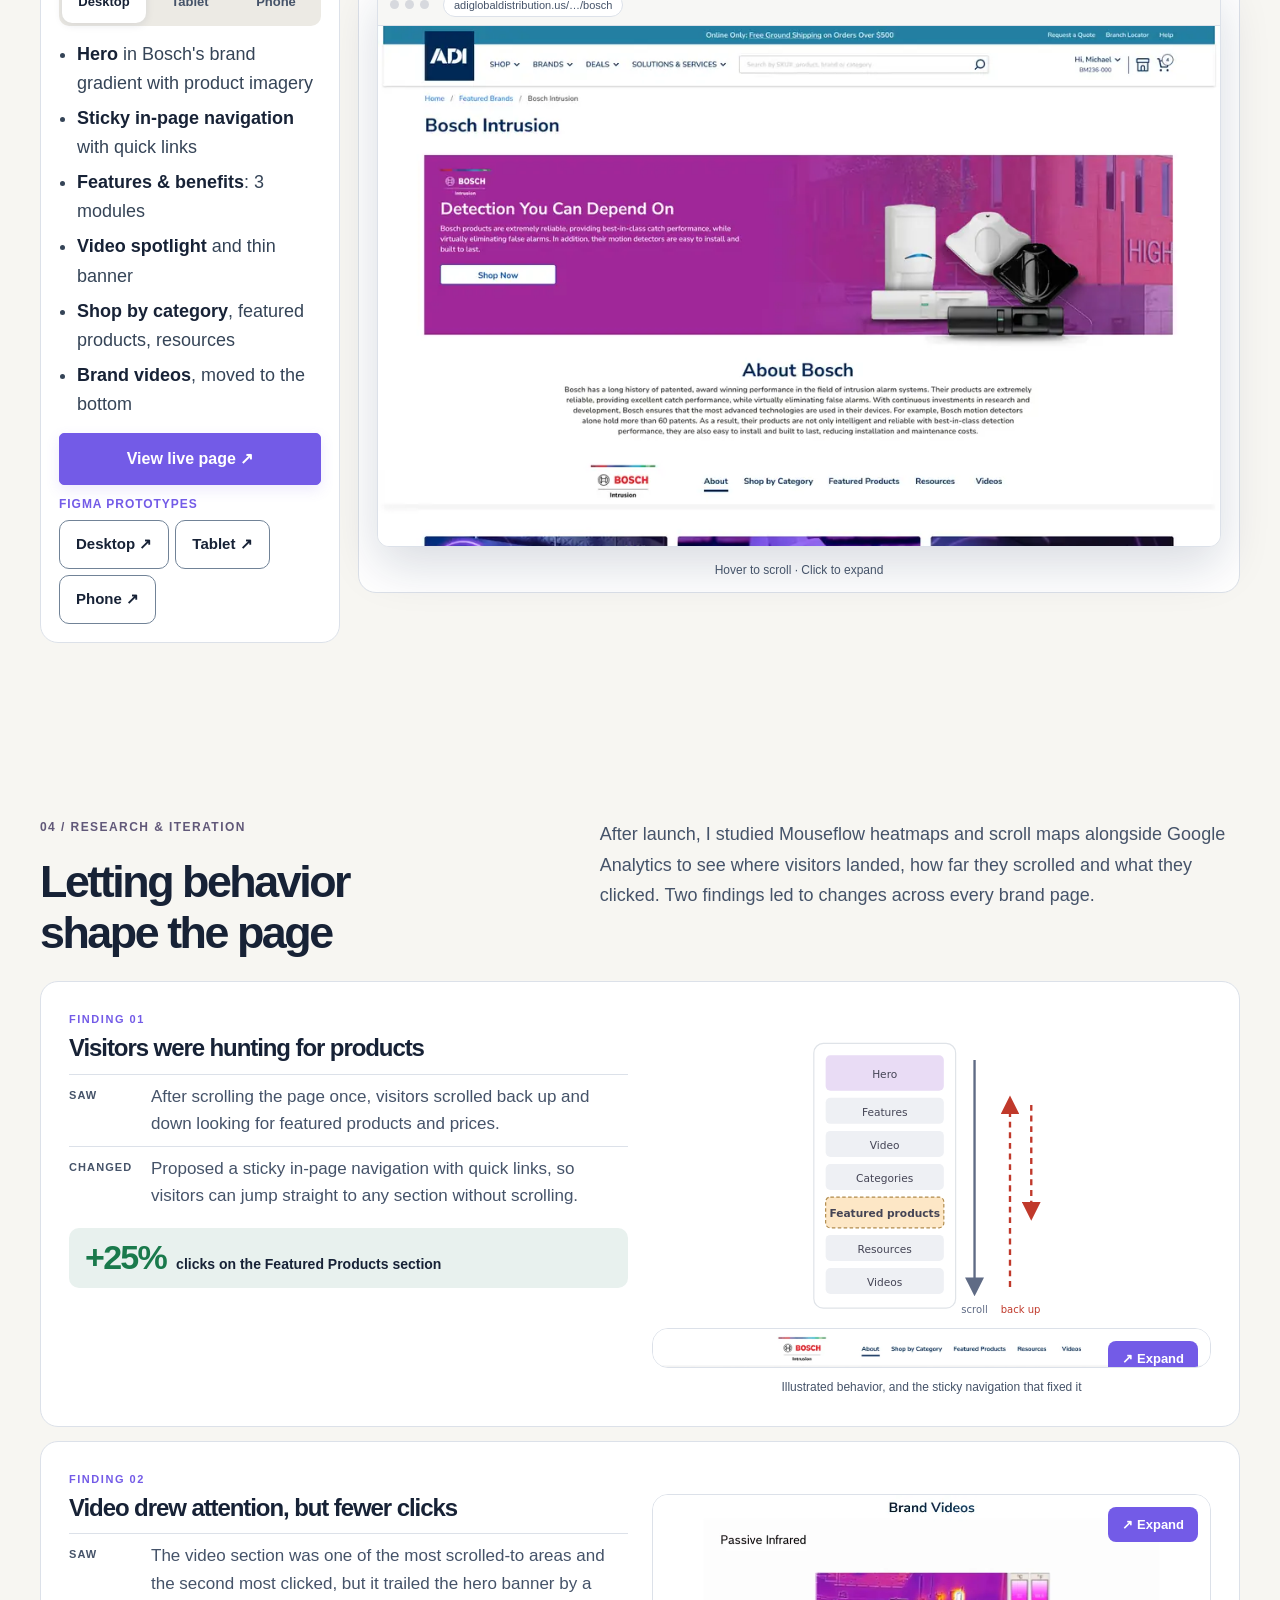
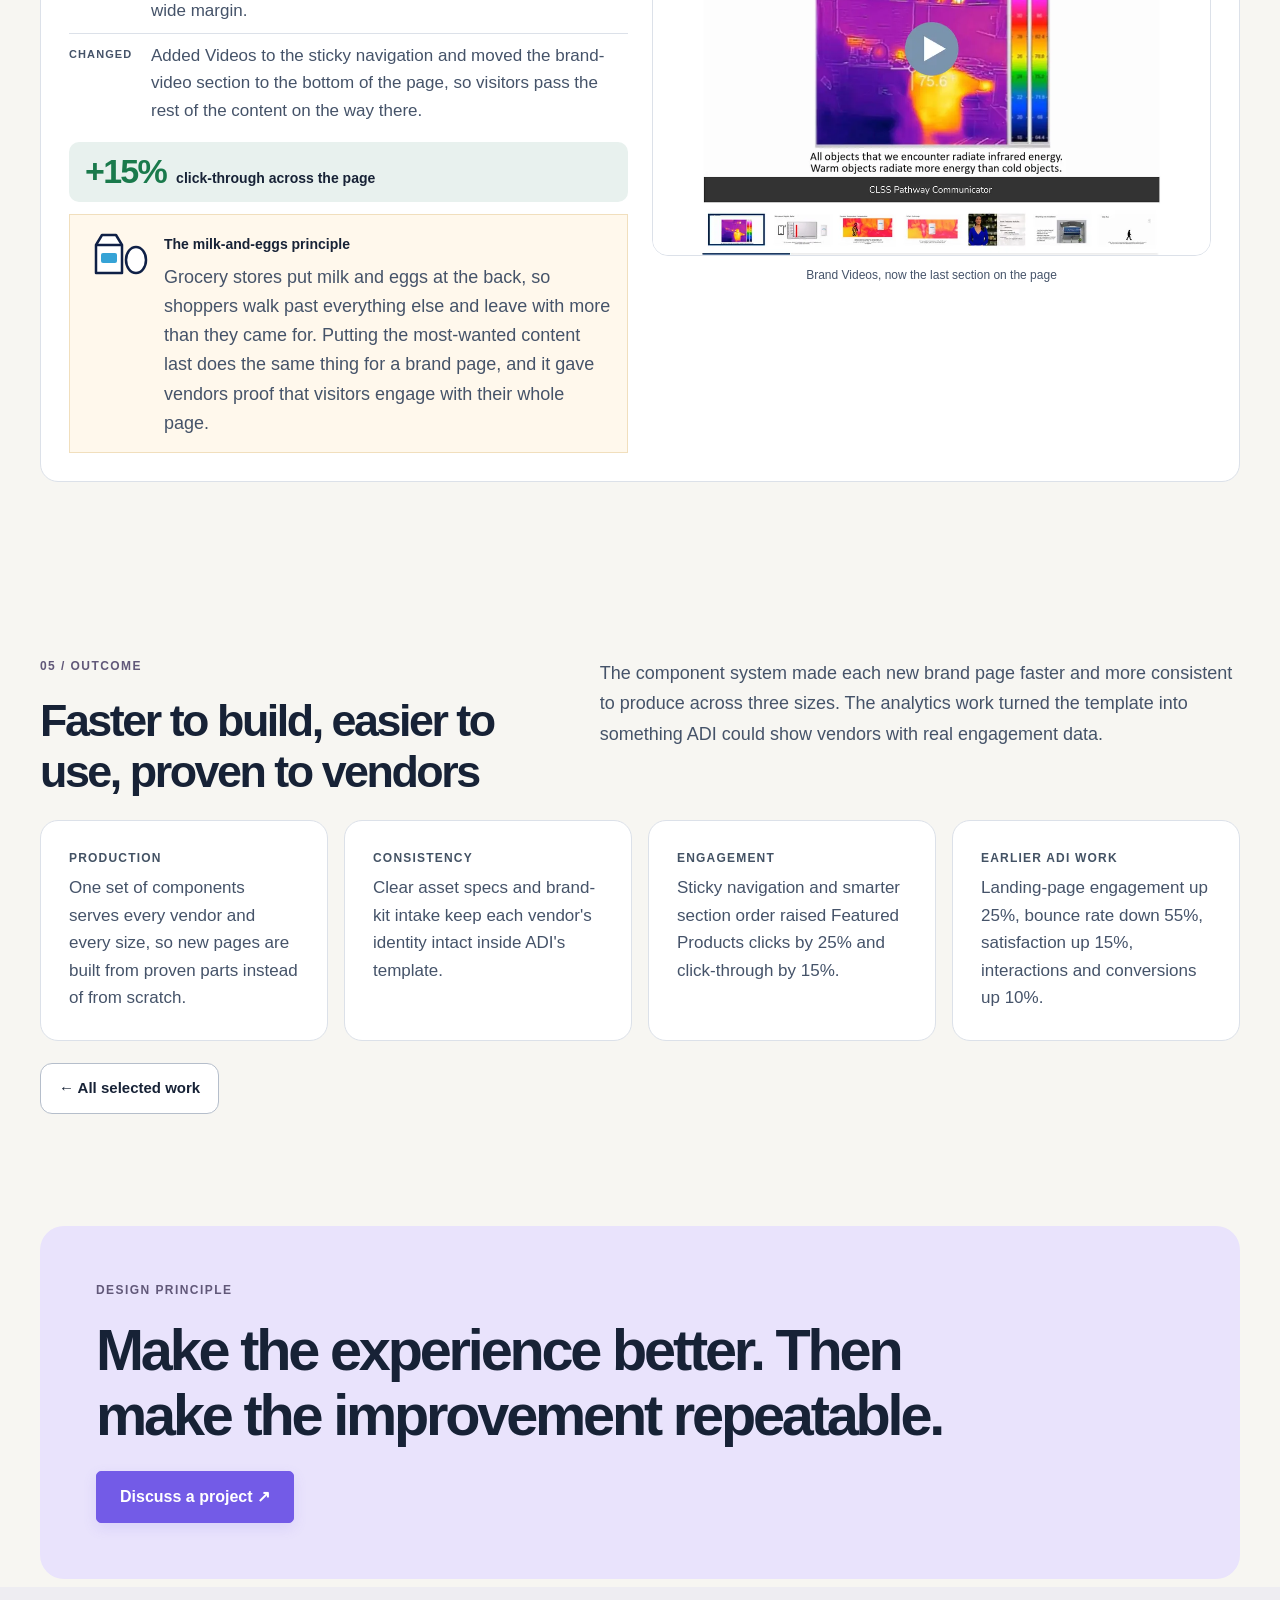
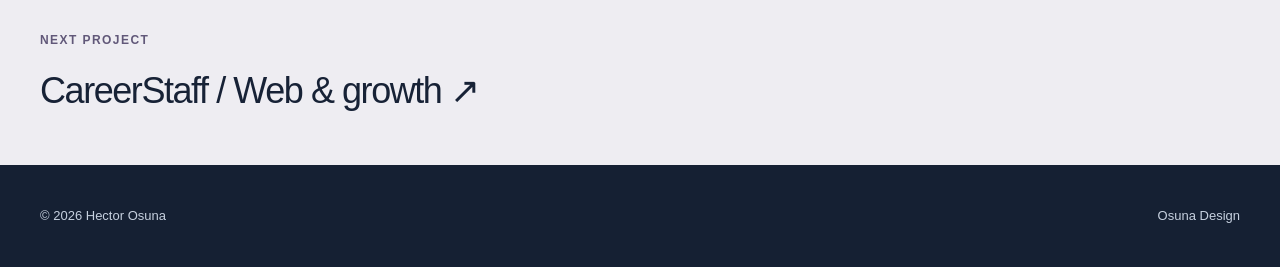
<file: adi-resideo.html>
<!DOCTYPE html>
<html lang="en"><head><meta charset="utf-8"/><meta content="width=device-width,initial-scale=1" name="viewport"/><title>ADI / Resideo Brand Pages — Hector Osuna</title><meta content="ADI / Resideo vendor brand pages: a responsive component system with desktop, tablet and phone variants, plus data-driven UX improvements." name="description"/><link href="assets/favicon.svg" rel="icon" type="image/svg+xml"/><link href="assets/favicon.ico" rel="alternate icon"/><link href="assets/favicon-180.png" rel="apple-touch-icon"/><link href="styles.css" rel="stylesheet"/><link href="editorial.css" rel="stylesheet"/><link href="product-design.css" rel="stylesheet"/><link href="brand-focus.css" rel="stylesheet"/><link href="mckesson.css" rel="stylesheet"/></head><body class="cs-page adi-page product-portfolio"><a class="skip-link" href="#main">Skip to content</a><nav class="nav"><div class="container navin"><a class="brand" href="index.html"><img alt="Osuna Design" src="assets/osuna-logo.png"/></a><div class="navlinks"><a href="index.html#work">Work</a><a href="index.html#approach">Approach</a><a href="about.html">About</a><a href="resume.html">Experience</a><a class="btn dark" href="mailto:hosuna23@gmail.com">Let's talk ↗</a></div><button aria-label="Open navigation" class="menu">☰</button></div></nav><main id="main">
<!-- HERO -->
<section class="case-hero">
<div class="container">
<div class="eyebrow">Selected Case Study — Design Systems &amp; UX</div>
<h1>ADI / Resideo</h1><p class="mck-context">Enterprise experience design · Responsive systems · Reusable patterns</p>
<p class="case-sub">Vendor brand pages, built as a system</p>
<p class="lead">A responsive component library that turns each vendor's brief and assets into desktop, tablet and phone brand pages. Analytics then showed where the page could work harder.</p>
<div class="ws-meta reveal">
<div><h5>My Role</h5><p>Senior Designer</p></div>
<div><h5>Company</h5><p>ADI Global Distribution (Resideo)</p></div>
<div><h5>Project</h5><p>Vendor Brand Pages</p></div>
<div><h5>Disciplines</h5><p>Design Systems, Responsive UI, UX Research</p></div>
<div><h5>Partners</h5><p>Vendor brand &amp; marketing teams</p></div>
<div><h5>Tools</h5><p>Figma, Mouseflow, Google Analytics</p></div>
</div>
<div class="cs-stats reveal">
<div><strong>+25%</strong><span>Clicks on Featured Products after adding sticky navigation</span></div>
<div><strong>+15%</strong><span>Click-through after moving the video section</span></div>
<div><strong>6</strong><span>Reusable component families</span></div>
<div><strong>3</strong><span>Sizes per component: desktop, tablet, phone</span></div>
<div><strong>1</strong><span>Click to switch a section to another size</span></div>
</div>
</div>
</section><section class="brand-case-brief"><div class="container"><div class="eyebrow">Project at a glance</div><h2>Visual consistency without losing brand character</h2><div class="brief-grid"><div><h3>My contribution</h3><p>Build responsive brand-page components and adapt vendor assets to a shared B2B commerce framework.</p></div><div><h3>Key design decision</h3><p>Six component families with desktop, tablet and phone variants make recurring layouts reusable.</p></div><div><h3>Evidence</h3><p>Production examples and reported engagement observations are documented below.</p></div></div></div></section>
<!-- 01 WORKFLOW -->
<section>
<div class="container">
<div class="cs-head">
<div><div class="eyebrow">01 / Workflow</div><h2>From vendor brief to three finished pages</h2></div>
<p>ADI carries products from many vendors, and each gets its own brand page. I run the process end to end, from the first brief to measuring how the live page performs.</p>
</div>
<ol class="adi-steps reveal">
<li><b>01</b><h6>Brief</h6><p>Review the creative brief and walk the vendor through the page structure: hero, features and benefits, video, categories, resources.</p></li>
<li><b>02</b><h6>Goals</h6><p>Ask what the page should achieve and which products or services to feature.</p></li>
<li><b>03</b><h6>Asset specs</h6><p>Explain the exact sizes and formats each section needs, so assets arrive ready to use.</p></li>
<li><b>04</b><h6>Brand kit</h6><p>Collect the vendor's UI kit or identity guide to bring their colors and graphic elements into the page.</p></li>
<li><b>05</b><h6>Build</h6><p>Drop images, copy and colors into components from the brand-page library.</p></li>
<li><b>06</b><h6>Three sizes</h6><p>Switch each section to its tablet and phone variant with one click. No rebuilding.</p></li>
<li><b>07</b><h6>Measure</h6><p>Track behavior with Mouseflow heatmaps and Google Analytics, then improve the template.</p></li>
</ol>
</div>
</section>
<!-- 02 COMPONENT SYSTEM -->
<section>
<div class="container">
<div class="cs-head">
<div><div class="eyebrow">02 / Component system</div><h2>One component, three sizes</h2></div>
<p>Instead of drawing a separate module for every device, I built each section as one component with size variants. Content goes in once, and the tablet and phone layouts come with it.</p>
</div>
<div class="adi-compare reveal">
<div class="adi-cmp old">
<h6>Module per device</h6>
<div aria-hidden="true" class="adi-grid-dots"><i></i><i></i><i></i><i></i><i></i><i></i><i></i><i></i><i></i><i></i><i></i><i></i><i></i><i></i><i></i><i></i><i></i><i></i></div>
<p><strong>18</strong> separate modules (6 sections × 3 devices) to build, update and keep in sync</p>
</div>
<div aria-hidden="true" class="adi-cmp-arrow">→</div>
<div class="adi-cmp new">
<h6>Component with size variants</h6>
<div aria-hidden="true" class="adi-grid-dots new"><i></i><i></i><i></i><i></i><i></i><i></i></div>
<p><strong>6</strong> components, each with a <em>Size</em> property. Update once, and every size follows.</p>
</div>
</div>
<div class="adi-viewer reveal">
<aside aria-label="Component properties" class="adi-props">
<div class="adi-props-head"><span aria-hidden="true" class="adi-diamond">◆</span> Brand Page / <b data-cname="">Hero Banner</b></div>
<label class="adi-label">Component</label>
<div class="adi-comp-list" role="tablist">
<button aria-selected="true" data-comp="hero" role="tab">Hero Banner</button>
<button aria-selected="false" data-comp="banner" role="tab">Thin Banner</button>
<button aria-selected="false" data-comp="spotlight" role="tab">Brand Spotlight</button>
<button aria-selected="false" data-comp="features" role="tab">Features &amp; Benefits</button>
<button aria-selected="false" data-comp="category" role="tab">Shop by Category</button>
<button aria-selected="false" data-comp="resources" role="tab">Resources</button>
</div>
<label class="adi-label">Size</label>
<div aria-label="Size" class="adi-seg" role="radiogroup">
<button aria-checked="true" data-size="d" role="radio">Desktop</button>
<button aria-checked="false" data-size="t" role="radio">Tablet</button>
<button aria-checked="false" data-size="m" role="radio">Phone</button>
</div>
<p class="adi-note" data-cnote=""></p>
<button class="adi-sheet-btn" data-sheet="">View full component sheet ↗</button>
</aside>
<div class="adi-stage">
<div class="adi-stage-bar"><span data-cpath="">Hero Banner / Size=Desktop</span><span class="adi-w" data-cw="">Desktop</span></div>
<div class="adi-canvas">
<div class="adi-device" data-device="d"><img alt="Hero Banner component, desktop variant" data-cimg="" src="assets/adi-hero-d.webp"/></div>
</div>
</div>
</div>
<p class="cs-hint">Pick a component, then switch its size. This mirrors how the variants work in Figma.</p>
</div>
</section>
<!-- 03 THE RESULT -->
<section>
<div class="container">
<div class="cs-head">
<div><div class="eyebrow">03 / In production</div><h2>Bosch Intrusion, at every size</h2></div>
<p>The same components, filled with Bosch's assets, copy and colors, produce a complete brand page for each device. Section order, spacing and calls to action stay consistent everywhere.</p>
</div>
<div class="adi-result reveal">
<div class="adi-result-side">
<div aria-label="Device" class="adi-seg big" role="radiogroup">
<button aria-checked="true" data-dev="desktop" role="radio">Desktop</button>
<button aria-checked="false" data-dev="tablet" role="radio">Tablet</button>
<button aria-checked="false" data-dev="mobile" role="radio">Phone</button>
</div>
<ul class="adi-result-list">
<li><b>Hero</b> in Bosch's brand gradient with product imagery</li>
<li><b>Sticky in-page navigation</b> with quick links</li>
<li><b>Features &amp; benefits</b>: 3 modules</li>
<li><b>Video spotlight</b> and thin banner</li>
<li><b>Shop by category</b>, featured products, resources</li>
<li><b>Brand videos</b>, moved to the bottom</li>
</ul>
<div class="adi-links">
<a class="btn dark" href="https://www.adiglobaldistribution.us/catalog/featured-brands/bosch" rel="noopener" target="_blank">View live page ↗</a>
<div class="adi-proto">
<span>Figma prototypes</span>
<a href="https://www.figma.com/proto/7C9GoXUUbYcwmM0ksYbQgR/Brand-Pages?node-id=32218-60067&amp;viewport=1114%2C197%2C0.5&amp;t=qDn74t6LiAt8lcRX-1&amp;scaling=min-zoom&amp;content-scaling=fixed&amp;page-id=24910%3A27937" rel="noopener" target="_blank">Desktop ↗</a>
<a href="https://www.figma.com/proto/7C9GoXUUbYcwmM0ksYbQgR/Brand-Pages?node-id=32218-61537&amp;viewport=1114%2C197%2C0.5&amp;t=xkFmRMzyC1UKio1G-1&amp;scaling=min-zoom&amp;content-scaling=fixed&amp;page-id=24910%3A27937" rel="noopener" target="_blank">Tablet ↗</a>
<a href="https://www.figma.com/proto/7C9GoXUUbYcwmM0ksYbQgR/Brand-Pages?node-id=32218-61537&amp;viewport=1114%2C197%2C0.5&amp;t=xkFmRMzyC1UKio1G-1&amp;scaling=min-zoom&amp;content-scaling=fixed&amp;page-id=24910%3A27937" rel="noopener" target="_blank">Phone ↗</a>
</div>
</div>
</div>
<div class="adi-result-stage">
<figure class="adi-frame desktop" data-full="assets/adi-bosch-desktop.webp" data-title="Bosch brand page — desktop">
<div class="adi-frame-bar"><i></i><i></i><i></i><span>adiglobaldistribution.us/…/bosch</span></div>
<div class="adi-frame-screen"><img alt="Bosch Intrusion brand page on desktop" data-devimg="" loading="lazy" src="assets/adi-bosch-desktop.webp"/></div>
</figure>
<p class="cs-hint">Hover to scroll · Click to expand</p>
</div>
</div>
</div>
</section>
<!-- 04 RESEARCH & FINDINGS -->
<section>
<div class="container">
<div class="cs-head">
<div><div class="eyebrow">04 / Research &amp; iteration</div><h2>Letting behavior shape the page</h2></div>
<p>After launch, I studied Mouseflow heatmaps and scroll maps alongside Google Analytics to see where visitors landed, how far they scrolled and what they clicked. Two findings led to changes across every brand page.</p>
</div>
<div class="adi-findings">
<article class="adi-finding reveal">
<div class="adi-f-num">Finding 01</div>
<div class="adi-f-grid">
<div class="adi-f-copy">
<h3>Visitors were hunting for products</h3>
<div class="adi-f-row"><span>Saw</span><p>After scrolling the page once, visitors scrolled back up and down looking for featured products and prices.</p></div>
<div class="adi-f-row"><span>Changed</span><p>Proposed a sticky in-page navigation with quick links, so visitors can jump straight to any section without scrolling.</p></div>
<div class="adi-f-result"><strong>+25%</strong><span>clicks on the Featured Products section</span></div>
</div>
<div class="adi-f-visual">
<svg aria-label="Diagram: a visitor scrolls down the whole page, then back up looking for featured products" class="adi-scrollmap" role="img" viewbox="0 0 220 240">
<rect fill="#fff" height="224" rx="8" stroke="#dfe3e8" width="120" x="10" y="8"></rect>
<rect fill="#e9dcf5" height="30" rx="4" width="100" x="20" y="18"></rect><text text-anchor="middle" x="70" y="37">Hero</text>
<rect fill="#eef0f4" height="22" rx="4" width="100" x="20" y="54"></rect><text text-anchor="middle" x="70" y="69">Features</text>
<rect fill="#eef0f4" height="22" rx="4" width="100" x="20" y="82"></rect><text text-anchor="middle" x="70" y="97">Video</text>
<rect fill="#eef0f4" height="22" rx="4" width="100" x="20" y="110"></rect><text text-anchor="middle" x="70" y="125">Categories</text>
<rect fill="#fde7c6" height="26" rx="4" stroke="#b18b4c" stroke-dasharray="3 2" width="100" x="20" y="138"></rect><text font-weight="700" text-anchor="middle" x="70" y="155">Featured products</text>
<rect fill="#eef0f4" height="22" rx="4" width="100" x="20" y="170"></rect><text text-anchor="middle" x="70" y="185">Resources</text>
<rect fill="#eef0f4" height="22" rx="4" width="100" x="20" y="198"></rect><text text-anchor="middle" x="70" y="213">Videos</text>
<path d="M146 22 V214" fill="none" marker-end="url(#ah)" stroke="#5f6b85" stroke-width="2"></path>
<path d="M176 214 C176 190 176 170 176 60" fill="none" marker-end="url(#ah2)" stroke="#c0392b" stroke-dasharray="5 4" stroke-width="2"></path>
<path d="M194 60 V150" fill="none" marker-end="url(#ah2)" stroke="#c0392b" stroke-dasharray="5 4" stroke-width="2"></path>
<text class="s" text-anchor="middle" x="146" y="236">scroll</text><text class="s r" text-anchor="middle" x="185" y="236">back up</text>
<defs><marker id="ah" markerheight="8" markerwidth="8" orient="auto" refx="4" refy="4"><path d="M0 0 L8 4 L0 8z" fill="#5f6b85"></path></marker><marker id="ah2" markerheight="8" markerwidth="8" orient="auto" refx="4" refy="4"><path d="M0 0 L8 4 L0 8z" fill="#c0392b"></path></marker></defs>
</svg>
<button class="ws-tile flat adi-navshot" data-full="assets/adi-sticky-nav.webp" data-title="Sticky in-page navigation on the Bosch page"><img alt="Sticky brand-page navigation with the Bosch logo and links: About, Shop by Category, Featured Products, Resources, Videos" loading="lazy" src="assets/adi-sticky-nav.webp"/></button>
<p class="adi-cap">Illustrated behavior, and the sticky navigation that fixed it</p>
</div>
</div>
</article>
<article class="adi-finding reveal">
<div class="adi-f-num">Finding 02</div>
<div class="adi-f-grid">
<div class="adi-f-copy">
<h3>Video drew attention, but fewer clicks</h3>
<div class="adi-f-row"><span>Saw</span><p>The video section was one of the most scrolled-to areas and the second most clicked, but it trailed the hero banner by a wide margin.</p></div>
<div class="adi-f-row"><span>Changed</span><p>Added Videos to the sticky navigation and moved the brand-video section to the bottom of the page, so visitors pass the rest of the content on the way there.</p></div>
<div class="adi-f-result"><strong>+15%</strong><span>click-through across the page</span></div>
<div class="adi-grocery">
<div aria-hidden="true" class="adi-g-icons"><svg height="48" viewbox="0 0 64 48" width="64"><path d="M10 16 L16 6 H30 L36 16 V44 H10Z" fill="#fff" stroke="#0f2046" stroke-linejoin="round" stroke-width="2.5"></path><path d="M10 16 H36" stroke="#0f2046" stroke-width="2.5"></path><rect fill="#36a3d6" height="10" rx="2" width="16" x="15" y="24"></rect><ellipse cx="50" cy="31" fill="#fff" rx="10" ry="13" stroke="#0f2046" stroke-width="2.5"></ellipse></svg></div>
<div><b>The milk-and-eggs principle</b><p>Grocery stores put milk and eggs at the back, so shoppers walk past everything else and leave with more than they came for. Putting the most-wanted content last does the same thing for a brand page, and it gave vendors proof that visitors engage with their whole page.</p></div>
</div>
</div>
<div class="adi-f-visual">
<button class="ws-tile flat" data-full="assets/adi-video-section.webp" data-title="Brand Videos section, now at the bottom of the page"><img alt="Brand Videos section with a thermal-imaging video player and a row of video thumbnails" loading="lazy" src="assets/adi-video-section.webp"/></button>
<p class="adi-cap">Brand Videos, now the last section on the page</p>
</div>
</div>
</article>
</div>
</div>
</section>
<!-- 05 OUTCOME -->
<section>
<div class="container">
<div class="cs-head">
<div><div class="eyebrow">05 / Outcome</div><h2>Faster to build, easier to use, proven to vendors</h2></div>
<p>The component system made each new brand page faster and more consistent to produce across three sizes. The analytics work turned the template into something ADI could show vendors with real engagement data.</p>
</div>
<div class="adi-outcomes reveal">
<div><h6>Production</h6><p>One set of components serves every vendor and every size, so new pages are built from proven parts instead of from scratch.</p></div>
<div><h6>Consistency</h6><p>Clear asset specs and brand-kit intake keep each vendor's identity intact inside ADI's template.</p></div>
<div><h6>Engagement</h6><p>Sticky navigation and smarter section order raised Featured Products clicks by 25% and click-through by 15%.</p></div>
<div><h6>Earlier ADI work</h6><p>Landing-page engagement up 25%, bounce rate down 55%, satisfaction up 15%, interactions and conversions up 10%.</p></div>
</div>
<a class="back" href="index.html#work">← All selected work</a>
</div>
</section>
<section class="cs-cta-wrap">
<div class="container">
<div class="cta reveal"><div class="eyebrow">Design principle</div><h2>Make the experience better. Then make the improvement repeatable.</h2><a class="btn dark" href="mailto:hosuna23@gmail.com">Discuss a project ↗</a></div>
</div>
</section>
<section class="brand-next"><div class="container"><span class="eyebrow">Next project</span><a href="careerstaff.html">CareerStaff / Web &amp; growth ↗</a></div></section></main>
<dialog aria-label="Expanded image" class="cs-lightbox">
<div class="cs-lb-bar"><span class="cs-lb-title"></span><button aria-label="Close" class="cs-lb-close">✕</button></div>
<div class="cs-lb-body"><img alt=""/></div>
</dialog>
<footer class="footer"><div class="container footerin"><div>© <span data-year=""></span> Hector Osuna</div><div>Osuna Design</div></div></footer>
<script src="script.js"></script>
<script>
(function(){
  /* Lightbox */
  var lb=document.querySelector('.cs-lightbox'), lbImg=lb.querySelector('img'), lbT=lb.querySelector('.cs-lb-title');
  function openLb(src,title){lbImg.src=src;lbImg.alt=title||'';lbT.textContent=title||'';lb.showModal?lb.showModal():lb.setAttribute('open','');lb.querySelector('.cs-lb-body').scrollTop=0}
  function bindLb(el){
    if(el.tagName!=='BUTTON'){el.setAttribute('tabindex','0');el.setAttribute('role','button')}
    el.addEventListener('click',function(){openLb(el.dataset.full,el.dataset.title)});
    el.addEventListener('keydown',function(e){if(el.tagName!=='BUTTON'&&(e.key==='Enter'||e.key===' ')){e.preventDefault();openLb(el.dataset.full,el.dataset.title)}});
  }
  document.querySelectorAll('[data-full]').forEach(bindLb);
  lb.querySelector('.cs-lb-close').addEventListener('click',function(){lb.close()});
  lb.addEventListener('click',function(e){if(e.target===lb)lb.close()});

  /* Component viewer */
  var C={
    hero:{n:'Hero Banner',t:'Image and copy sit side by side on desktop, then stack with the image on top for tablet and phone. The 799×360 image area is fixed, so vendors know exactly what to deliver.'},
    banner:{n:'Thin Banner',t:'A slim promotional strip. On desktop the lifestyle image sits left of the copy and CTA; on tablet and phone it moves on top. Variants cover no product, two products, five products and lifestyle.'},
    spotlight:{n:'Brand Spotlight',t:'A 706×400 video spotlight. Video and copy share one row on desktop and stack on smaller screens. White and gray background variants help pace long pages.'},
    features:{n:'Features & Benefits',t:'Three or four benefit modules sit in one row on desktop and stack into a single column on tablet and phone, so every benefit stays readable.'},
    category:{n:'Shop by Category',t:'Five or six category tiles: all in one row on desktop, three across on tablet, two across on phone. Label-on-top and label-on-bottom variants are included.'},
    resources:{n:'Resources',t:'Two 710×370 content cards sit side by side on desktop and tablet, then stack on phone. One image size works at every breakpoint.'}
  };
  var SZ={d:'Desktop',t:'Tablet',m:'Phone'}, comp='hero', size='d';
  var img=document.querySelector('[data-cimg]'), dev=document.querySelector('.adi-device');
  function render(){
    var c=C[comp];
    img.style.opacity=0;
    var n=new Image(); n.onload=function(){img.src=n.src;img.alt=c.n+' component, '+SZ[size].toLowerCase()+' variant';dev.dataset.device=size;img.style.opacity=1};
    n.src='assets/adi-'+comp+'-'+size+'.webp';
    document.querySelector('[data-cname]').textContent=c.n;
    document.querySelector('[data-cnote]').textContent=c.t;
    document.querySelector('[data-cpath]').textContent=c.n+' / Size='+SZ[size];
    document.querySelector('[data-cw]').textContent=SZ[size];
    document.querySelectorAll('[data-comp]').forEach(function(b){b.setAttribute('aria-selected',b.dataset.comp===comp)});
    document.querySelectorAll('[data-size]').forEach(function(b){b.setAttribute('aria-checked',b.dataset.size===size)});
  }
  document.querySelectorAll('[data-comp]').forEach(function(b){b.addEventListener('click',function(){comp=b.dataset.comp;render()})});
  document.querySelectorAll('[data-size]').forEach(function(b){b.addEventListener('click',function(){size=b.dataset.size;render()})});
  document.querySelector('[data-sheet]').addEventListener('click',function(){openLb('assets/adi-sheet-'+comp+'.webp',C[comp].n+' — full component sheet')});
  render();

  /* Device switcher */
  var frame=document.querySelector('.adi-frame'), dimg=document.querySelector('[data-devimg]');
  var DV={desktop:'Desktop',tablet:'Tablet',mobile:'Phone'};
  document.querySelectorAll('[data-dev]').forEach(function(b){b.addEventListener('click',function(){
    var d=b.dataset.dev;
    document.querySelectorAll('[data-dev]').forEach(function(x){x.setAttribute('aria-checked',x===b)});
    frame.className='adi-frame '+d;
    dimg.src='assets/adi-bosch-'+d+'.webp'; dimg.alt='Bosch Intrusion brand page on '+DV[d].toLowerCase();
    frame.dataset.full=dimg.src; frame.dataset.title='Bosch brand page — '+DV[d].toLowerCase();
  })});
})();
</script>
<script src="product-design.js"></script></body></html>
</file>
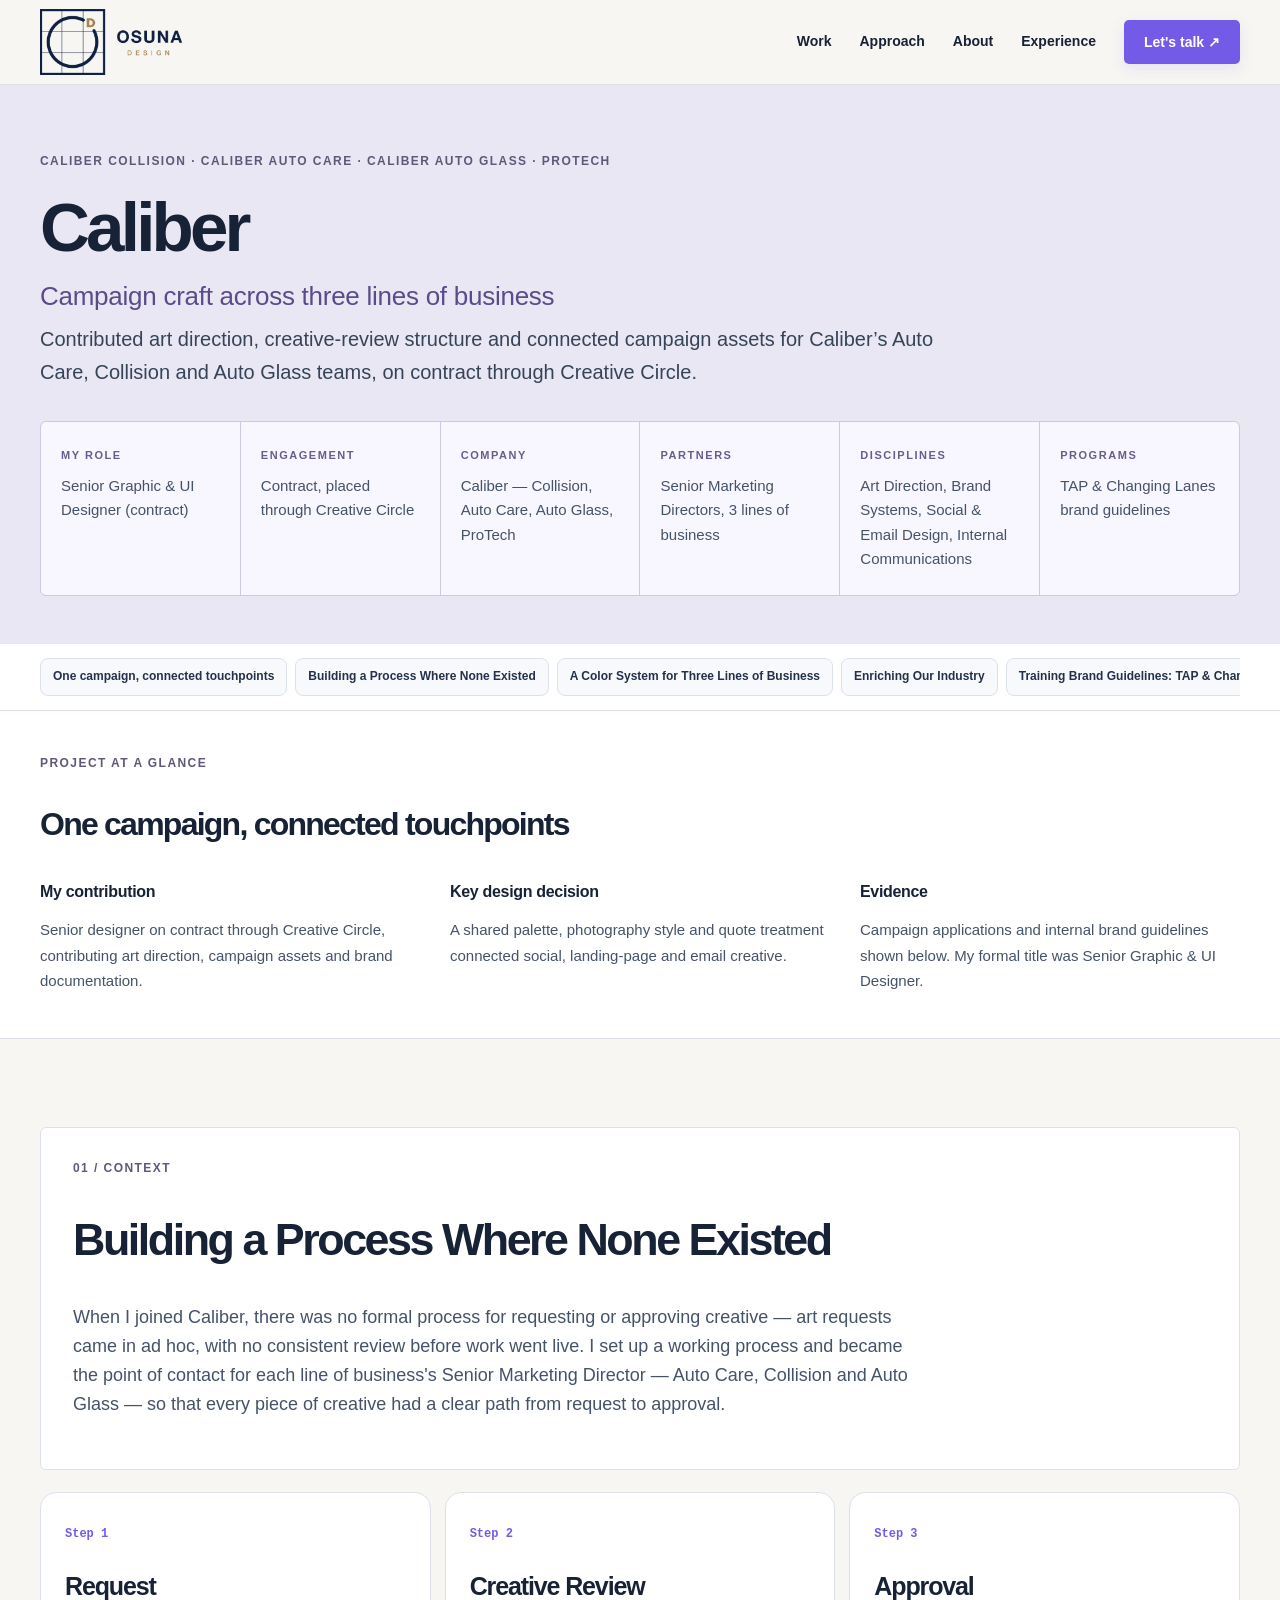
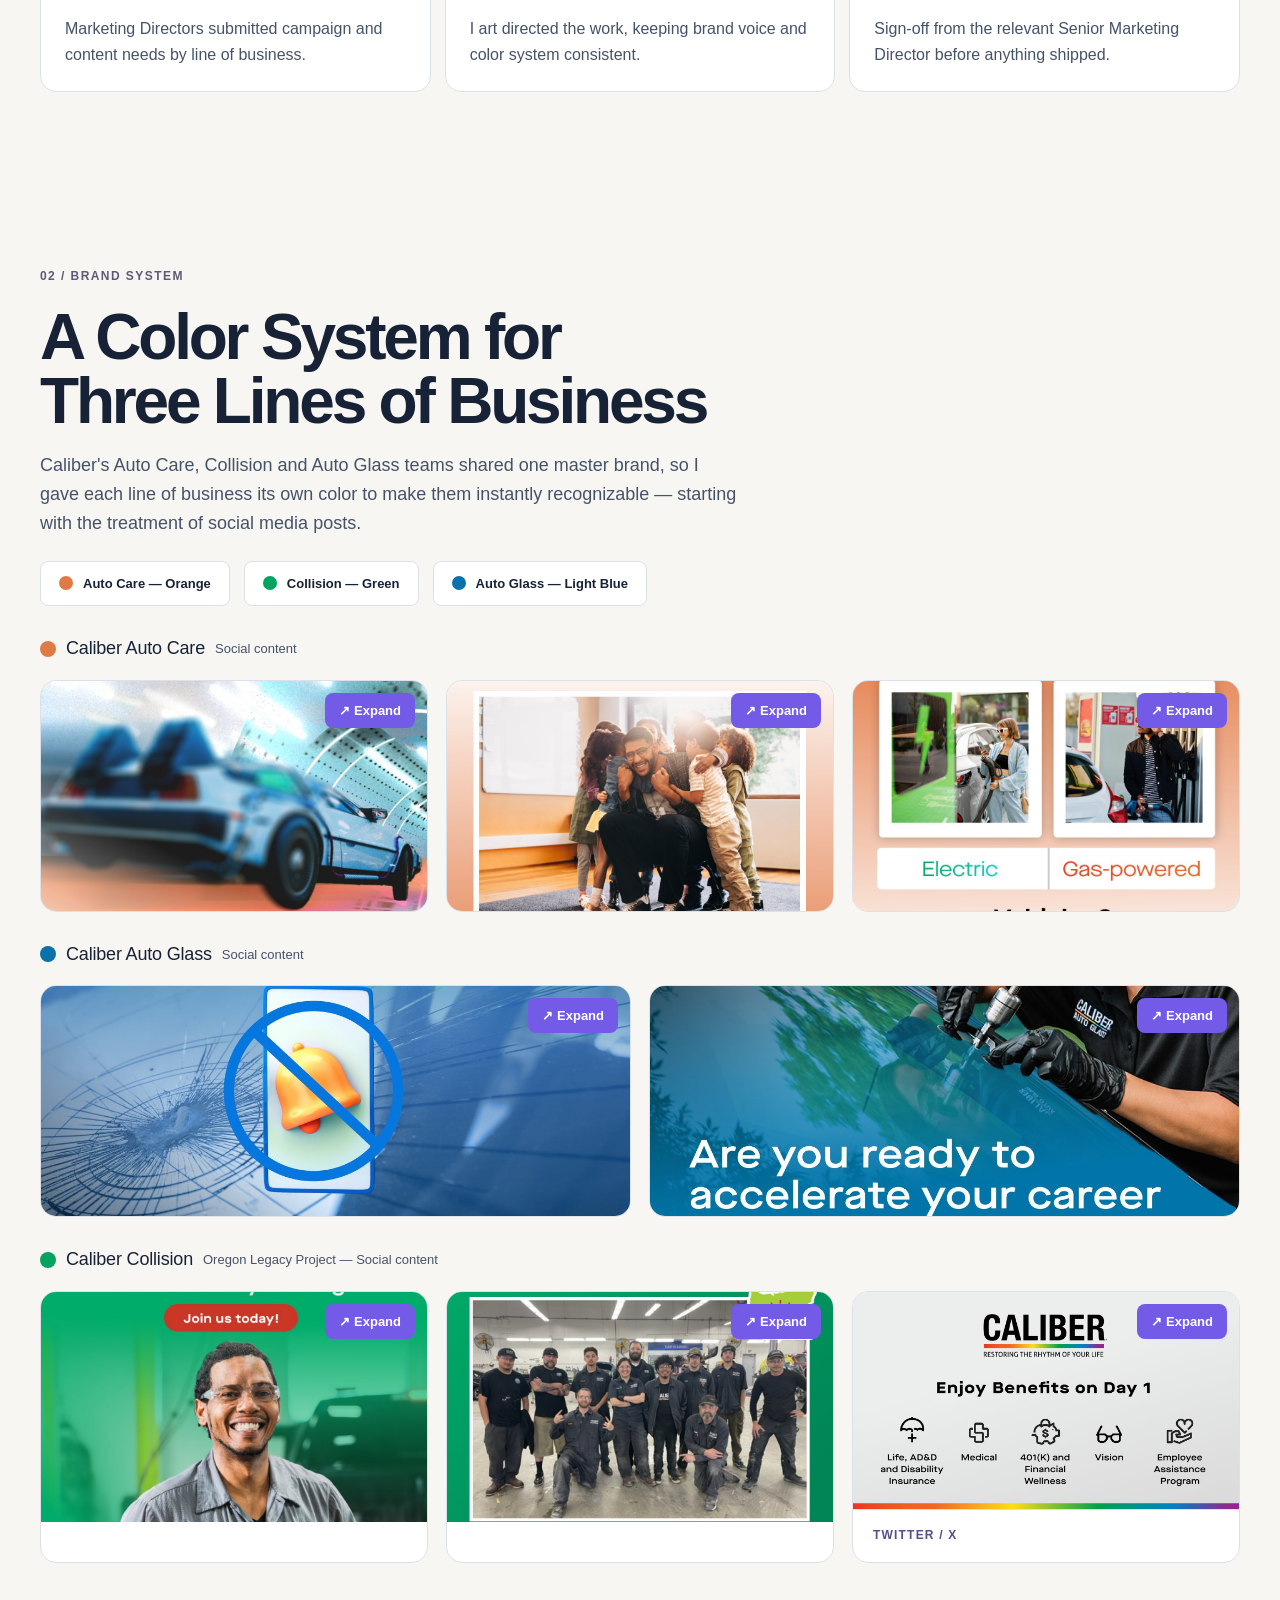
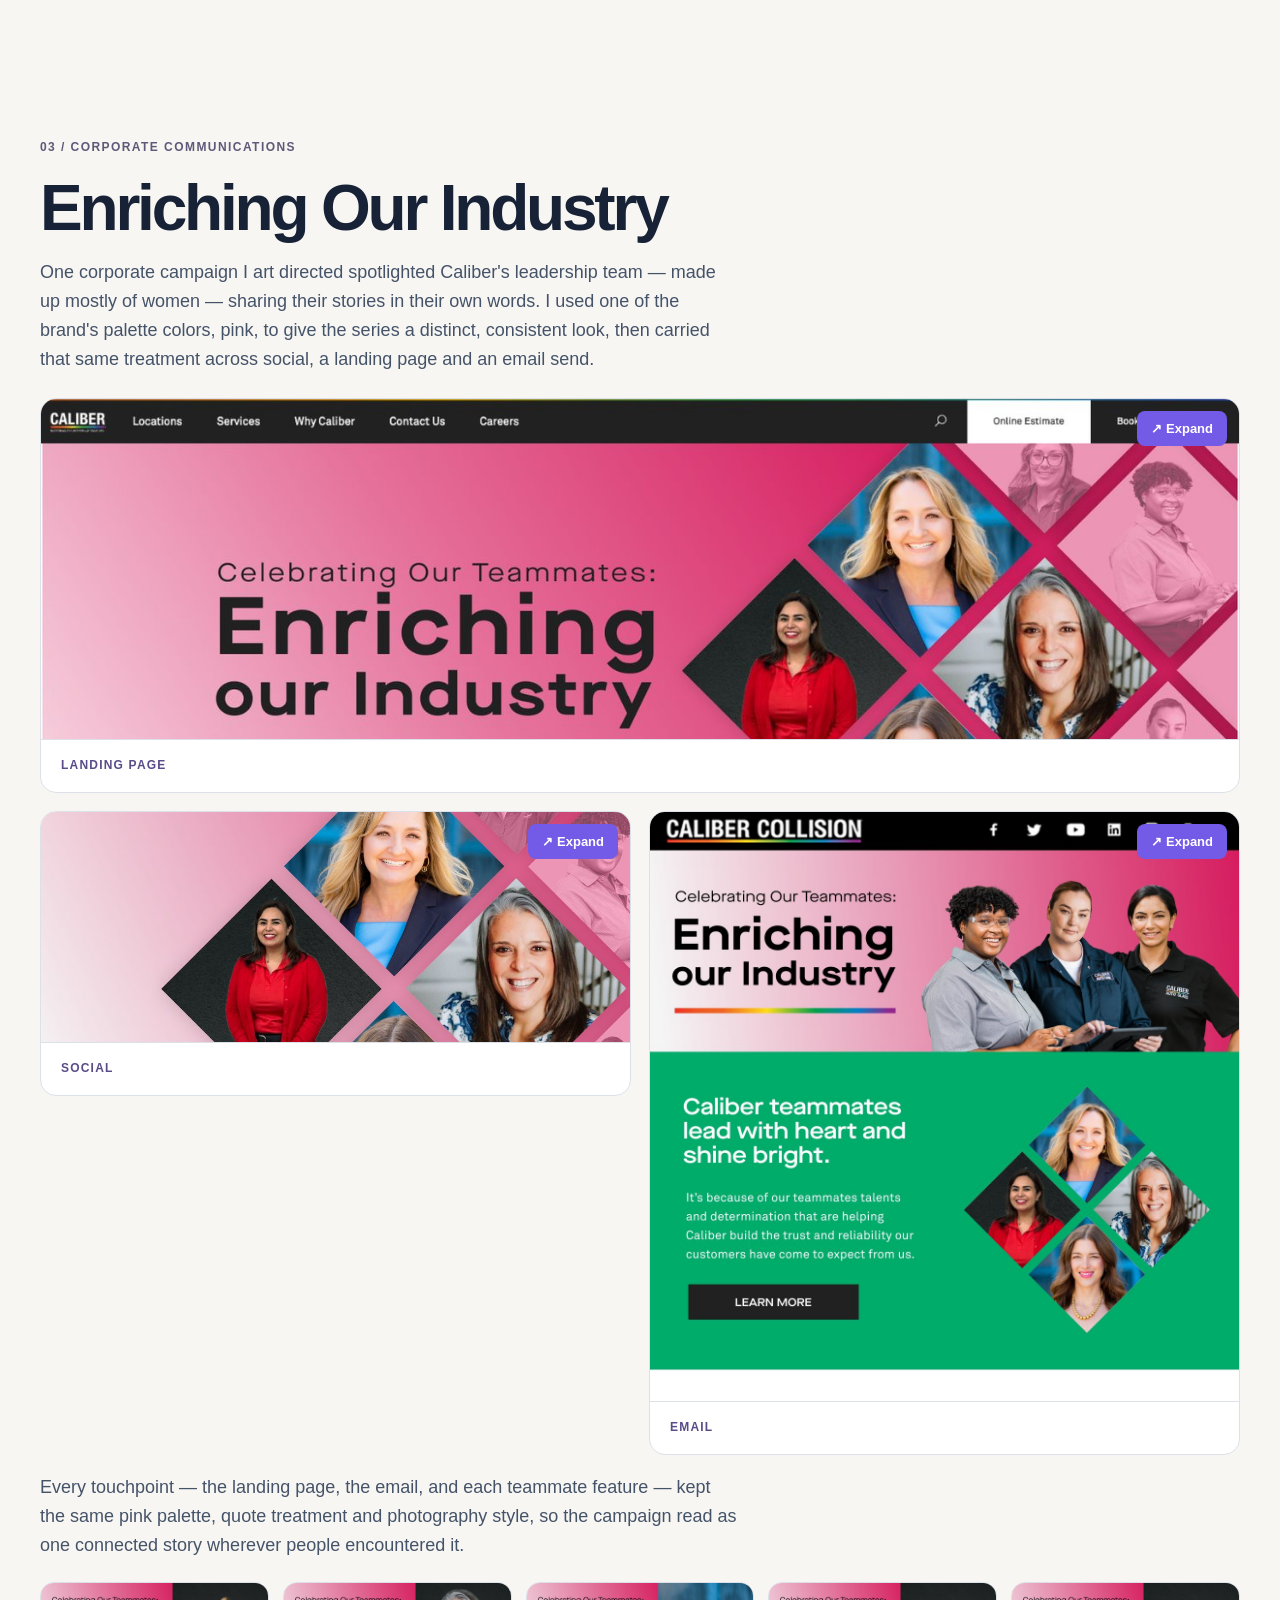
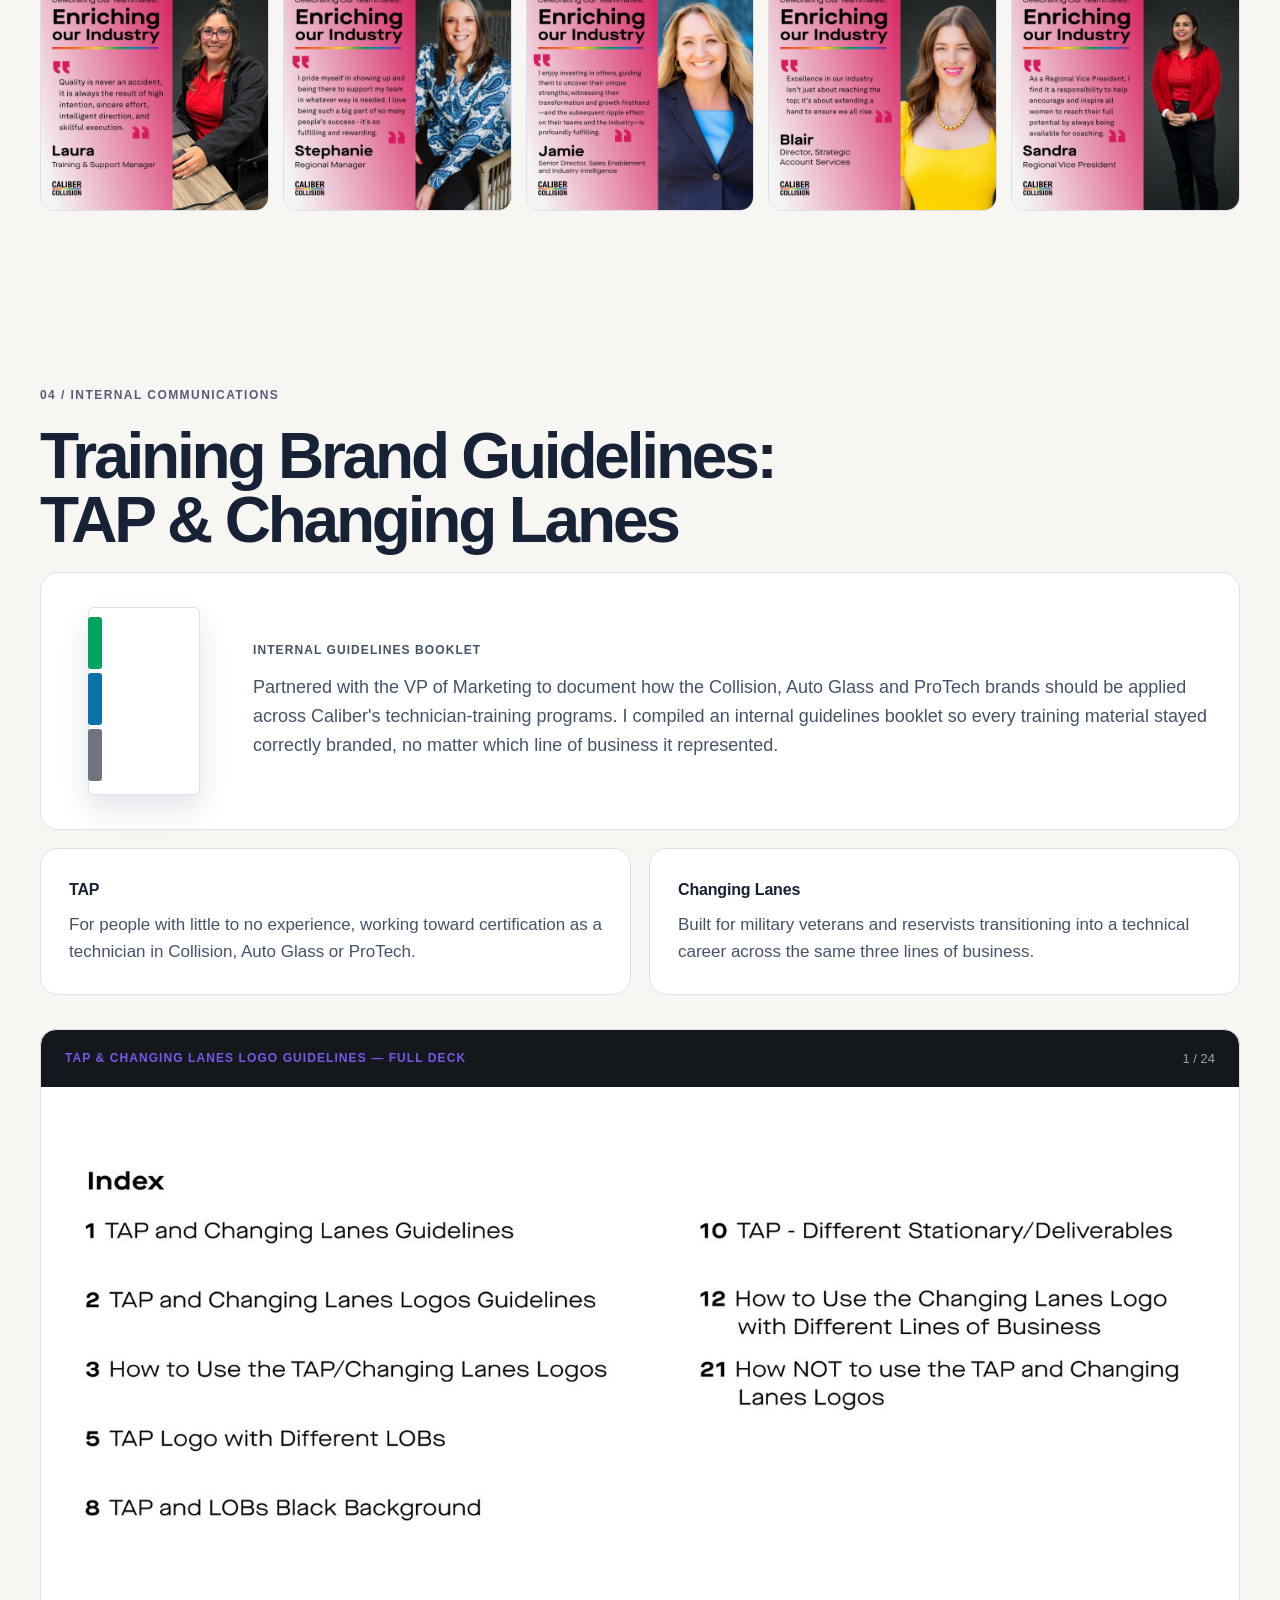
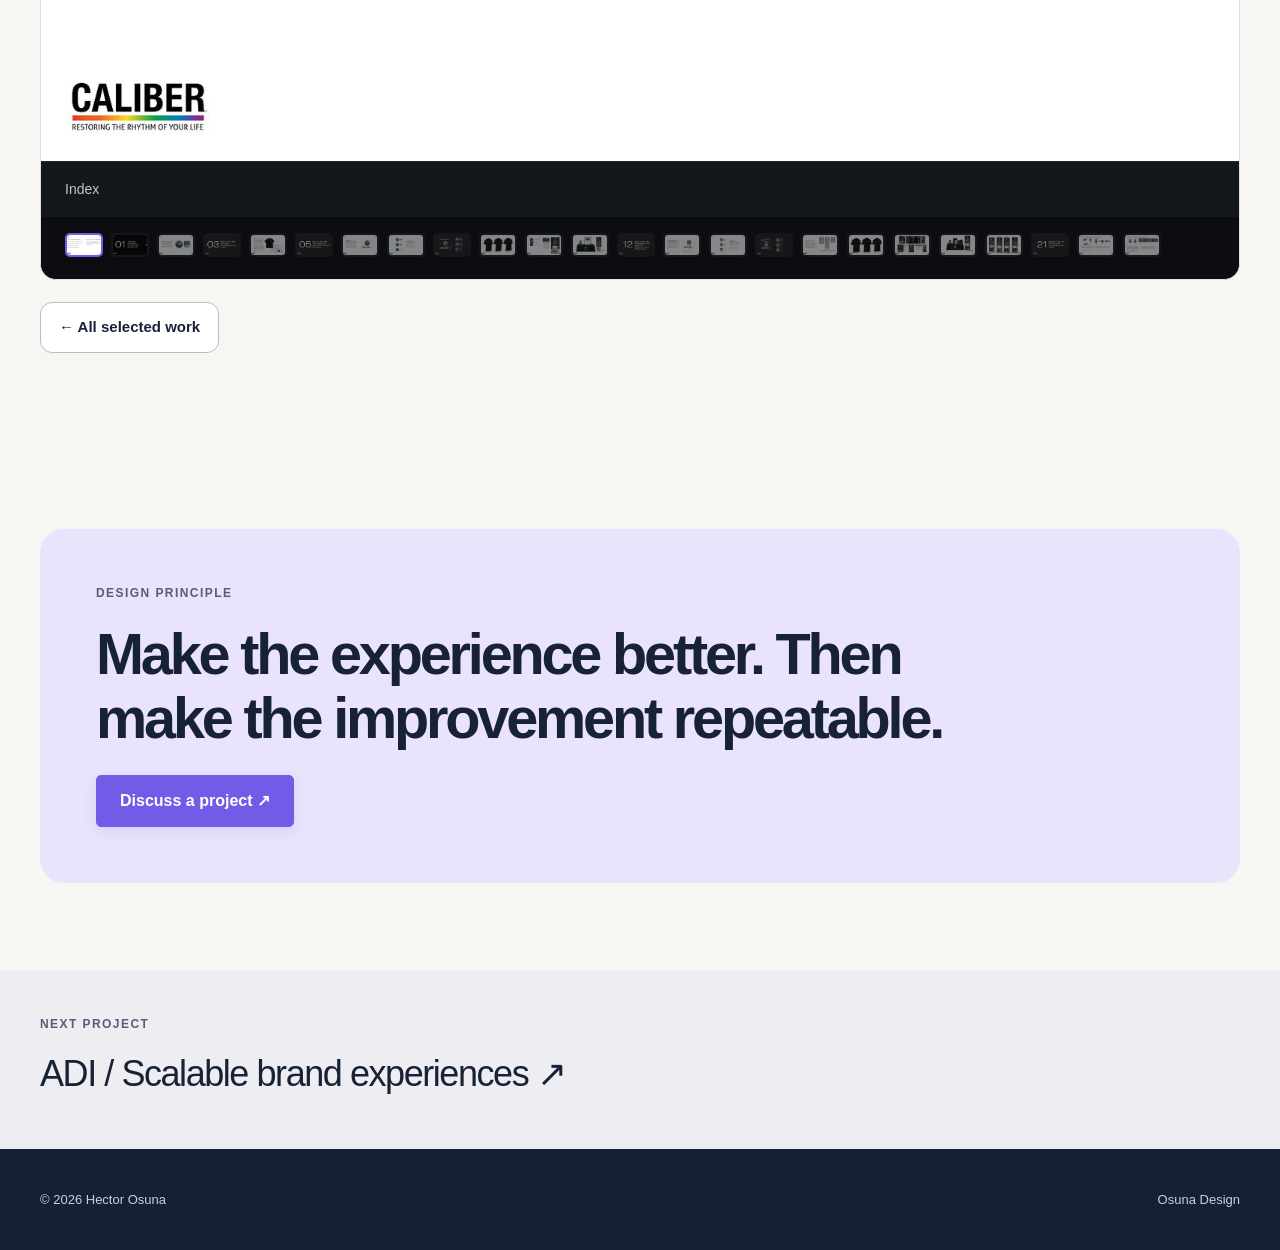
<file: caliber.html>
<!doctype html><html lang="en"><head><meta charset="utf-8"><meta name="viewport" content="width=device-width,initial-scale=1"><title>Caliber — Hector Osuna</title><link rel="icon" href="assets/favicon.svg" type="image/svg+xml"><link rel="alternate icon" href="assets/favicon.ico"><link rel="apple-touch-icon" href="assets/favicon-180.png"><link rel="stylesheet" href="styles.css"><link rel="stylesheet" href="editorial.css"><link rel="stylesheet" href="product-design.css"><link rel="stylesheet" href="brand-focus.css"></head><body class="cs-page product-portfolio"><a class="skip-link" href="#main">Skip to content</a><nav class="nav"><div class="container navin"><a class="brand" href="index.html"><img src="assets/osuna-logo.png" alt="Osuna Design"></a><div class="navlinks"><a href="index.html#work">Work</a><a href="index.html#approach">Approach</a><a href="about.html">About</a><a href="resume.html">Experience</a><a class="btn dark" href="mailto:hosuna23@gmail.com">Let's talk ↗</a></div><button class="menu" aria-label="Open navigation">☰</button></div></nav><main id="main">

<section class="case-hero">
  <div class="container">
    <div class="eyebrow">Caliber Collision · Caliber Auto Care · Caliber Auto Glass · ProTech</div>
    <h1>Caliber</h1>
    <p class="case-sub">Campaign craft across three lines of business</p>
    <p class="lead">Contributed art direction, creative-review structure and connected campaign assets for Caliber’s Auto Care, Collision and Auto Glass teams, on contract through Creative Circle.</p>

    <div class="ws-meta reveal">
      <div><h5>My Role</h5><p>Senior Graphic &amp; UI Designer (contract)</p></div>
      <div><h5>Engagement</h5><p>Contract, placed through Creative Circle</p></div>
      <div><h5>Company</h5><p>Caliber — Collision, Auto Care, Auto Glass, ProTech</p></div>
      <div><h5>Partners</h5><p>Senior Marketing Directors, 3 lines of business</p></div>
      <div><h5>Disciplines</h5><p>Art Direction, Brand Systems, Social &amp; Email Design, Internal Communications</p></div>
      <div><h5>Programs</h5><p>TAP &amp; Changing Lanes brand guidelines</p></div>
    </div>
  </div>
</section><section class="brand-case-brief"><div class="container"><div class="eyebrow">Project at a glance</div><h2>One campaign, connected touchpoints</h2><div class="brief-grid"><div><h3>My contribution</h3><p>Senior designer on contract through Creative Circle, contributing art direction, campaign assets and brand documentation.</p></div><div><h3>Key design decision</h3><p>A shared palette, photography style and quote treatment connected social, landing-page and email creative.</p></div><div><h3>Evidence</h3><p>Campaign applications and internal brand guidelines shown below. My formal title was Senior Graphic &amp; UI Designer.</p></div></div></div></section>

<section>
  <div class="container">
    <div class="case-block reveal">
      <div class="eyebrow">01 / Context</div>
      <h2>Building a Process Where None Existed</h2>
      <p>When I joined Caliber, there was no formal process for requesting or approving creative — art requests came in ad hoc, with no consistent review before work went live. I set up a working process and became the point of contact for each line of business's Senior Marketing Director — Auto Care, Collision and Auto Glass — so that every piece of creative had a clear path from request to approval.</p>
    </div>
    <div class="cal-process reveal">
      <div class="step"><b>Step 1</b><h3>Request</h3><p style="color:var(--muted);margin:0">Marketing Directors submitted campaign and content needs by line of business.</p></div>
      <div class="step"><b>Step 2</b><h3>Creative Review</h3><p style="color:var(--muted);margin:0">I art directed the work, keeping brand voice and color system consistent.</p></div>
      <div class="step"><b>Step 3</b><h3>Approval</h3><p style="color:var(--muted);margin:0">Sign-off from the relevant Senior Marketing Director before anything shipped.</p></div>
    </div>
  </div>
</section>

<section>
  <div class="container">
    <div class="eyebrow">02 / Brand System</div>
    <h2 style="font-size:clamp(38px,5vw,66px);letter-spacing:-.05em;line-height:1;margin:0 0 10px">A Color System for Three Lines of Business</h2>
    <p style="font-size:18px;color:var(--muted);max-width:700px">Caliber's Auto Care, Collision and Auto Glass teams shared one master brand, so I gave each line of business its own color to make them instantly recognizable — starting with the treatment of social media posts.</p>

    <div class="cal-swatches reveal">
      <div class="cal-swatch"><span class="cal-dot" style="background:var(--cal-orange)"></span>Auto Care — Orange</div>
      <div class="cal-swatch"><span class="cal-dot" style="background:var(--cal-green)"></span>Collision — Green</div>
      <div class="cal-swatch"><span class="cal-dot" style="background:var(--cal-blue)"></span>Auto Glass — Light Blue</div>
    </div>

    <div class="cal-lob reveal">
      <div class="cal-lob-head"><span class="cal-dot" style="background:var(--cal-orange)"></span><h4>Caliber Auto Care</h4><span>Social content</span></div>
      <div class="ws-gallery g3">
        <div class="ws-gallery-item sq" tabindex="0" data-full="assets/caliber/ac-daylight-saving.jpg" data-title="Caliber Auto Care — Daylight Saving Time"><img src="assets/caliber/ac-daylight-saving.jpg" alt="Caliber Auto Care Facebook post about Daylight Saving Time, orange brand treatment"></div>
        <div class="ws-gallery-item sq" tabindex="0" data-full="assets/caliber/ac-teacher-appreciation.jpg" data-title="Caliber Auto Care — Teacher Appreciation Day"><img src="assets/caliber/ac-teacher-appreciation.jpg" alt="Caliber Auto Care Facebook post for Teacher Appreciation Day, orange brand treatment"></div>
        <div class="ws-gallery-item sq" tabindex="0" data-full="assets/caliber/ac-ev-or-gas.jpg" data-title="Caliber Auto Care — Electric or Gas?"><img src="assets/caliber/ac-ev-or-gas.jpg" alt="Caliber Auto Care Facebook post asking electric vs. gas-powered vehicles, orange brand treatment"></div>
      </div>
    </div>

    <div class="cal-lob reveal">
      <div class="cal-lob-head"><span class="cal-dot" style="background:var(--cal-blue)"></span><h4>Caliber Auto Glass</h4><span>Social content</span></div>
      <div class="ws-gallery g2">
        <div class="ws-gallery-item sq" tabindex="0" data-full="assets/caliber/ag-distracted-driving.jpg" data-title="Caliber Auto Glass — Distracted Driving Awareness Month"><img src="assets/caliber/ag-distracted-driving.jpg" alt="Caliber Auto Glass Facebook post for Distracted Driving Awareness Month, blue brand treatment"></div>
        <div class="ws-gallery-item sq" tabindex="0" data-full="assets/caliber/ag-recruiting.jpg" data-title="Caliber Auto Glass — Recruiting"><img src="assets/caliber/ag-recruiting.jpg" alt="Caliber Auto Glass recruiting Facebook post, blue brand treatment"></div>
      </div>
    </div>

    <div class="cal-lob reveal">
      <div class="cal-lob-head"><span class="cal-dot" style="background:var(--cal-green)"></span><h4>Caliber Collision</h4><span>Oregon Legacy Project — Social content</span></div>
      <div class="ws-gallery g3">
        <div class="ws-gallery-item sq" tabindex="0" data-full="assets/caliber/cc-hiring.jpg" data-title="Caliber Collision — Hiring"><img src="assets/caliber/cc-hiring.jpg" alt="Caliber Collision hiring Facebook post, green brand treatment"></div>
        <div class="ws-gallery-item sq" tabindex="0" data-full="assets/caliber/cc-team-tigard.jpg" data-title="Caliber Collision — Team Tigard"><img src="assets/caliber/cc-team-tigard.jpg" alt="Caliber Collision Team Tigard Facebook post, green brand treatment"></div>
        <div class="ws-gallery-item" style="align-self:start" tabindex="0" data-full="assets/caliber/cc-benefits.jpg" data-title="Caliber Collision — Teammate Benefits (Twitter / X)"><img src="assets/caliber/cc-benefits.jpg" alt="Caliber Collision teammate benefits post for Twitter/X" style="height:auto"><div class="ws-gallery-title">Twitter / X</div></div>
      </div>
    </div>
  </div>
</section>

<section>
  <div class="container">
    <div class="eyebrow">03 / Corporate Communications</div>
    <h2 style="font-size:clamp(38px,5vw,66px);letter-spacing:-.05em;line-height:1;margin:0 0 10px">Enriching Our Industry</h2>
    <p style="font-size:18px;color:var(--muted);max-width:700px">One corporate campaign I art directed spotlighted Caliber's leadership team — made up mostly of women — sharing their stories in their own words. I used one of the brand's palette colors, pink, to give the series a distinct, consistent look, then carried that same treatment across social, a landing page and an email send.</p>

    <div class="ws-gallery-item reveal" style="margin-top:24px" tabindex="0" data-full="assets/caliber/campaign-landing.jpg" data-title="Enriching Our Industry — Landing Page">
      <img src="assets/caliber/campaign-landing.jpg" alt="Enriching Our Industry campaign landing page" style="height:340px;object-position:top">
      <div class="ws-gallery-title">Landing Page</div>
    </div>

    <div class="ws-gallery g2 reveal" style="margin-top:18px;align-items:start">
      <div class="ws-gallery-item sq" tabindex="0" data-full="assets/caliber/campaign-social.jpg" data-title="Enriching Our Industry — Social">
        <img src="assets/caliber/campaign-social.jpg" alt="Enriching Our Industry social media post">
        <div class="ws-gallery-title">Social</div>
      </div>
      <div class="ws-gallery-item" tabindex="0" data-full="assets/caliber/campaign-email.jpg" data-title="Enriching Our Industry — Email">
        <img src="assets/caliber/campaign-email.jpg" alt="Enriching Our Industry email newsletter" style="height:auto;aspect-ratio:1/1;object-position:top">
        <div class="ws-gallery-title">Email</div>
      </div>
    </div>

    <p class="reveal" style="color:var(--muted);max-width:700px;margin-top:18px">Every touchpoint — the landing page, the email, and each teammate feature — kept the same pink palette, quote treatment and photography style, so the campaign read as one connected story wherever people encountered it.</p>

    <div class="cal-quotes reveal">
      <img src="assets/caliber/campaign-quote-laura.jpg" alt="Enriching Our Industry feature: Laura, Training and Support Manager" tabindex="0" data-full="assets/caliber/campaign-quote-laura.jpg" data-title="Laura — Training and Support Manager">
      <img src="assets/caliber/campaign-quote-stephanie.jpg" alt="Enriching Our Industry feature: Stephanie, Regional Manager" tabindex="0" data-full="assets/caliber/campaign-quote-stephanie.jpg" data-title="Stephanie — Regional Manager">
      <img src="assets/caliber/campaign-quote-jamie.jpg" alt="Enriching Our Industry feature: Jamie, Senior Director, Sales Enablement and Industry Intelligence" tabindex="0" data-full="assets/caliber/campaign-quote-jamie.jpg" data-title="Jamie — Senior Director, Sales Enablement and Industry Intelligence">
      <img src="assets/caliber/campaign-quote-blair.jpg" alt="Enriching Our Industry feature: Blair, Director, Strategic Account Services" tabindex="0" data-full="assets/caliber/campaign-quote-blair.jpg" data-title="Blair — Director, Strategic Account Services">
      <img src="assets/caliber/campaign-quote-sandra.jpg" alt="Enriching Our Industry feature: Sandra, Regional Vice President" tabindex="0" data-full="assets/caliber/campaign-quote-sandra.jpg" data-title="Sandra — Regional Vice President">
    </div>
  </div>
</section>

<section>
  <div class="container">
    <div class="eyebrow">04 / Internal Communications</div>
    <h2 style="font-size:clamp(38px,5vw,66px);letter-spacing:-.05em;line-height:1;margin:0 0 20px">Training Brand Guidelines: TAP &amp; Changing Lanes</h2>

    <div class="cal-booklet reveal">
      <div class="cal-booklet-art" aria-hidden="true">
        <div class="spine"></div>
        <svg width="150" height="200" viewbox="0 0 150 200" style="position:relative">
          <rect x="19" y="16" width="14" height="52" rx="3" fill="#00a35f"></rect>
          <rect x="19" y="72" width="14" height="52" rx="3" fill="#0a72ab"></rect>
          <rect x="19" y="128" width="14" height="52" rx="3" fill="#6f7580"></rect>
        </svg>
      </div>
      <div class="cal-booklet-copy">
        <h6>Internal Guidelines Booklet</h6>
        <p>Partnered with the VP of Marketing to document how the Collision, Auto Glass and ProTech brands should be applied across Caliber's technician-training programs. I compiled an internal guidelines booklet so every training material stayed correctly branded, no matter which line of business it represented.</p>
      </div>
    </div>

    <div class="cal-programs reveal">
      <div class="cal-program">
        <b>TAP</b>
        <p>For people with little to no experience, working toward certification as a technician in Collision, Auto Glass or ProTech.</p>
      </div>
      <div class="cal-program">
        <b>Changing Lanes</b>
        <p>Built for military veterans and reservists transitioning into a technical career across the same three lines of business.</p>
      </div>
    </div>

    <div class="deck-viewer reveal" id="tap-deck" data-deck-dir="assets/caliber/deck/" role="region" aria-label="TAP and Changing Lanes logo guidelines deck viewer">
      <div class="deck-topbar">
        <h6>TAP &amp; Changing Lanes Logo Guidelines — Full Deck</h6>
        <div class="deck-counter"><span class="deck-cur">1</span> / <span class="deck-total">24</span></div>
      </div>
      <div class="deck-frame">
        <div class="deck-slide-wrap"></div>
        <button class="deck-btn prev" type="button" aria-label="Previous slide">‹</button>
        <button class="deck-btn next" type="button" aria-label="Next slide">›</button>
      </div>
      <div class="deck-caption"></div>
      <div class="deck-strip" role="tablist" aria-label="Slide thumbnails"></div>
      <script type="application/json" class="deck-manifest">[["slide-02.jpg", "Index"], ["slide-01.jpg", "Page 1 — TAP and Changing Lanes Logo Guidelines"], ["slide-03.jpg", "TAP and Changing Lanes Logo Guidelines"], ["slide-04.jpg", "How to Use the TAP and Changing Lanes Logos"], ["slide-05.jpg", "Using TAP and Changing Lanes Logo — polo shirt and stationery"], ["slide-06.jpg", "How to Use the TAP Logo with Different Lines of Business"], ["slide-07.jpg", "TAP + LOB Lockup"], ["slide-08.jpg", "TAP + Changing Lanes"], ["slide-09.jpg", "How to Use the TAP Logo with Different LOB on a Black Background"], ["slide-10.jpg", "TAP logo on polo shirts across lines of business"], ["slide-11.jpg", "TAP — different stationery and deliverables"], ["slide-12.jpg", "TAP certificate, flyer and recruiting banner"], ["slide-13.jpg", "How to Use the Changing Lanes Logo with Different Lines of Business"], ["slide-14.jpg", "Changing Lanes + LOB Lockup"], ["slide-15.jpg", "Changing Lanes + Individual Lines of Business"], ["slide-16.jpg", "How to Use the Changing Lanes Logo on a Black Background"], ["slide-17.jpg", "Half-moon TABs in the Changing Lanes Program"], ["slide-18.jpg", "Changing Lanes logo on polo shirts across lines of business"], ["slide-19.jpg", "Changing Lanes program materials and applications"], ["slide-20.jpg", "Changing Lanes recruiting materials — Where Purpose and Opportunity Collide"], ["slide-21.jpg", "Changing Lanes roll-up banners across lines of business"], ["slide-22.jpg", "How NOT to Use the TAP and Changing Lanes Logos"], ["slide-23.jpg", "How NOT to Use the TAP and Changing Lanes Logo with Different LOB — hierarchy"], ["slide-24.jpg", "How NOT to Use the TAP and Changing Lanes Logo with Different LOB — backgrounds"]]</script>
    </div>

    <a class="back" href="index.html#work">← All selected work</a>
  </div>
</section>

<section>
  <div class="container">
    <div class="cta reveal"><div class="eyebrow">Design principle</div><h2>Make the experience better. Then make the improvement repeatable.</h2><a class="btn dark" href="mailto:hosuna23@gmail.com">Discuss a project ↗</a></div>
  </div>
</section>

<section class="brand-next"><div class="container"><span class="eyebrow">Next project</span><a href="adi-resideo.html">ADI / Scalable brand experiences ↗</a></div></section></main>

<dialog class="cs-lightbox" aria-label="Expanded image">
  <div class="cs-lb-bar"><span class="cs-lb-title"></span><button class="cs-lb-close" aria-label="Close">✕</button></div>
  <div class="cs-lb-body"><img alt=""></div>
</dialog>

<footer class="footer"><div class="container footerin"><div>© <span data-year></span> Hector Osuna</div><div>Osuna Design</div></div></footer>
<script src="script.js"></script>
<script>
(function(){
  var lb=document.querySelector('.cs-lightbox'), lbImg=lb.querySelector('img'), lbTitle=lb.querySelector('.cs-lb-title');
  function openLb(src,title){lbImg.src=src;lbImg.alt=title||'';lbTitle.textContent=title||'';lb.showModal?lb.showModal():lb.setAttribute('open','');lb.querySelector('.cs-lb-body').scrollTop=0}
  document.querySelectorAll('[data-full]').forEach(function(el){
    if(el.tagName!=='BUTTON'){el.setAttribute('tabindex','0');el.setAttribute('role','button')}
    el.addEventListener('click',function(){openLb(el.dataset.full,el.dataset.title)});
    el.addEventListener('keydown',function(e){if(el.tagName!=='BUTTON'&&(e.key==='Enter'||e.key===' ')){e.preventDefault();openLb(el.dataset.full,el.dataset.title)}});
  });
  lb.querySelector('.cs-lb-close').addEventListener('click',function(){lb.close()});
  lb.addEventListener('click',function(e){if(e.target===lb)lb.close()});
})();
</script>
<script src="product-design.js"></script></body></html>
</file>
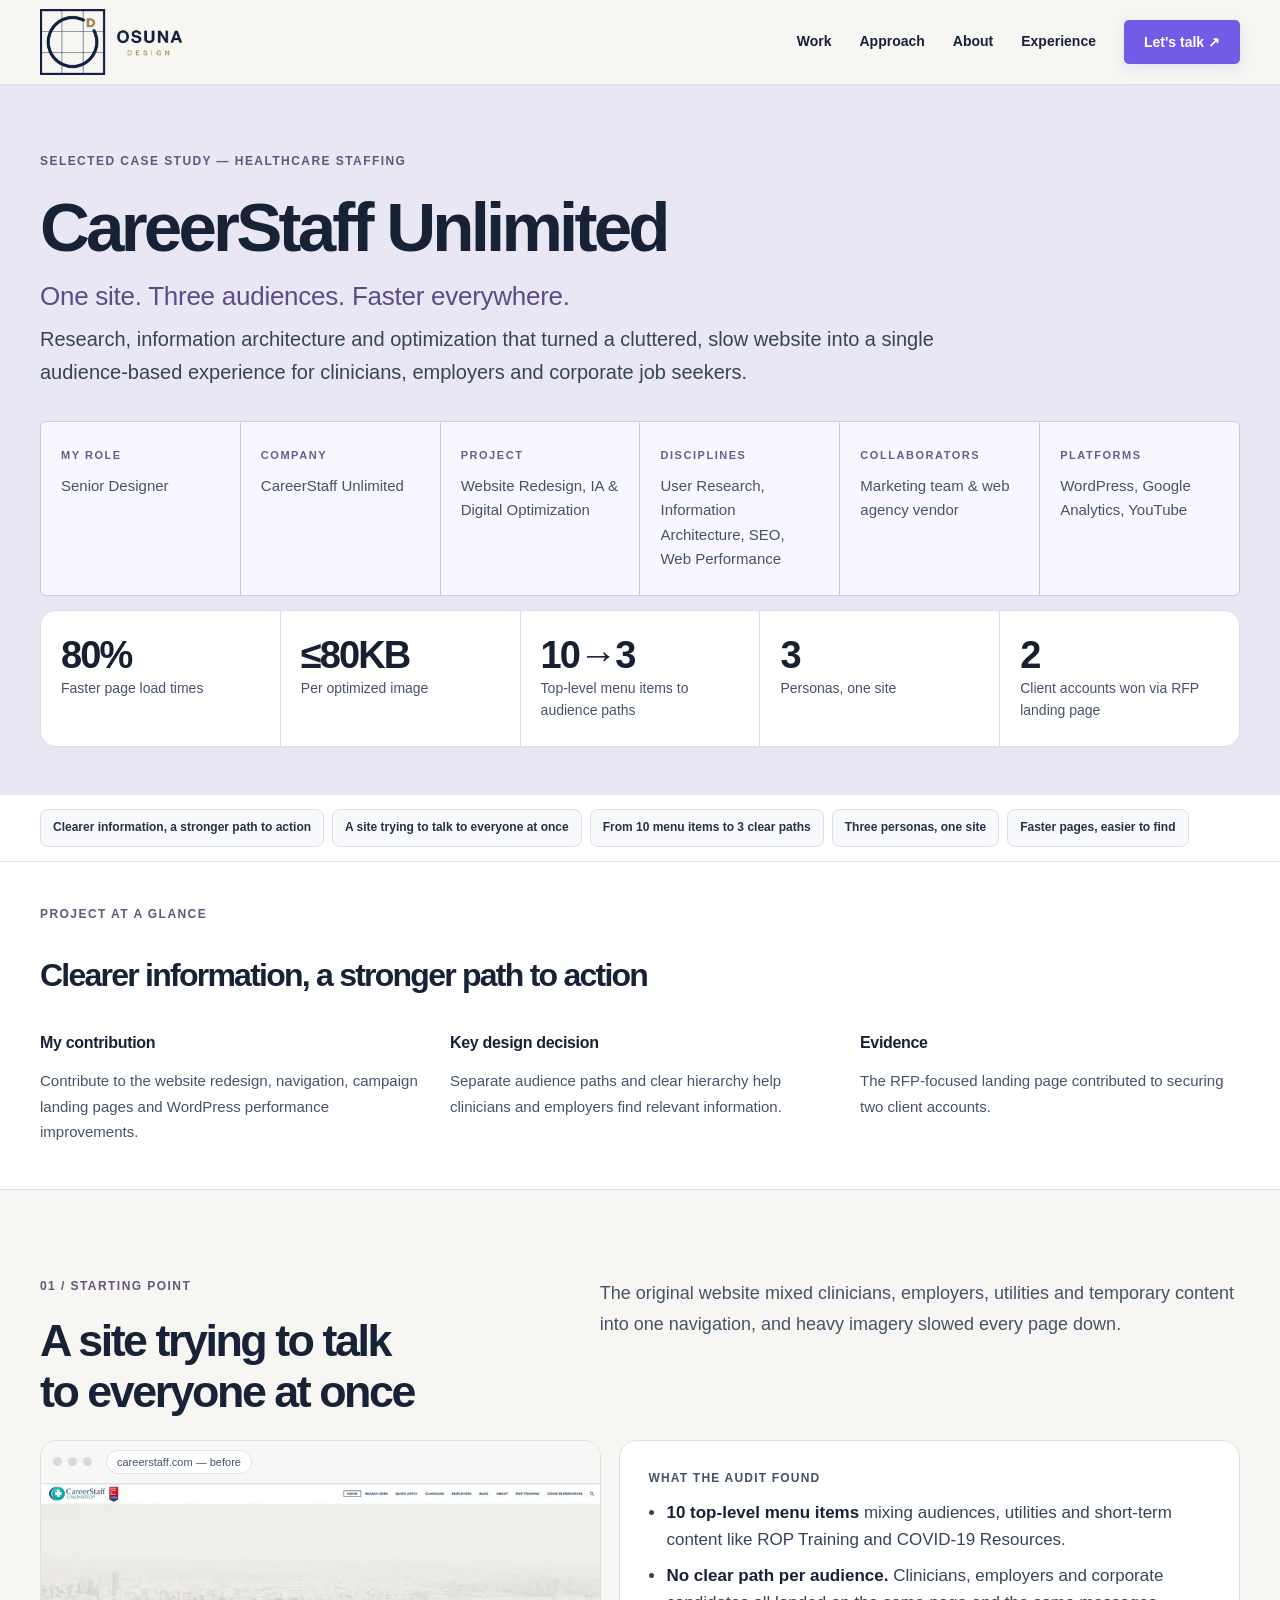
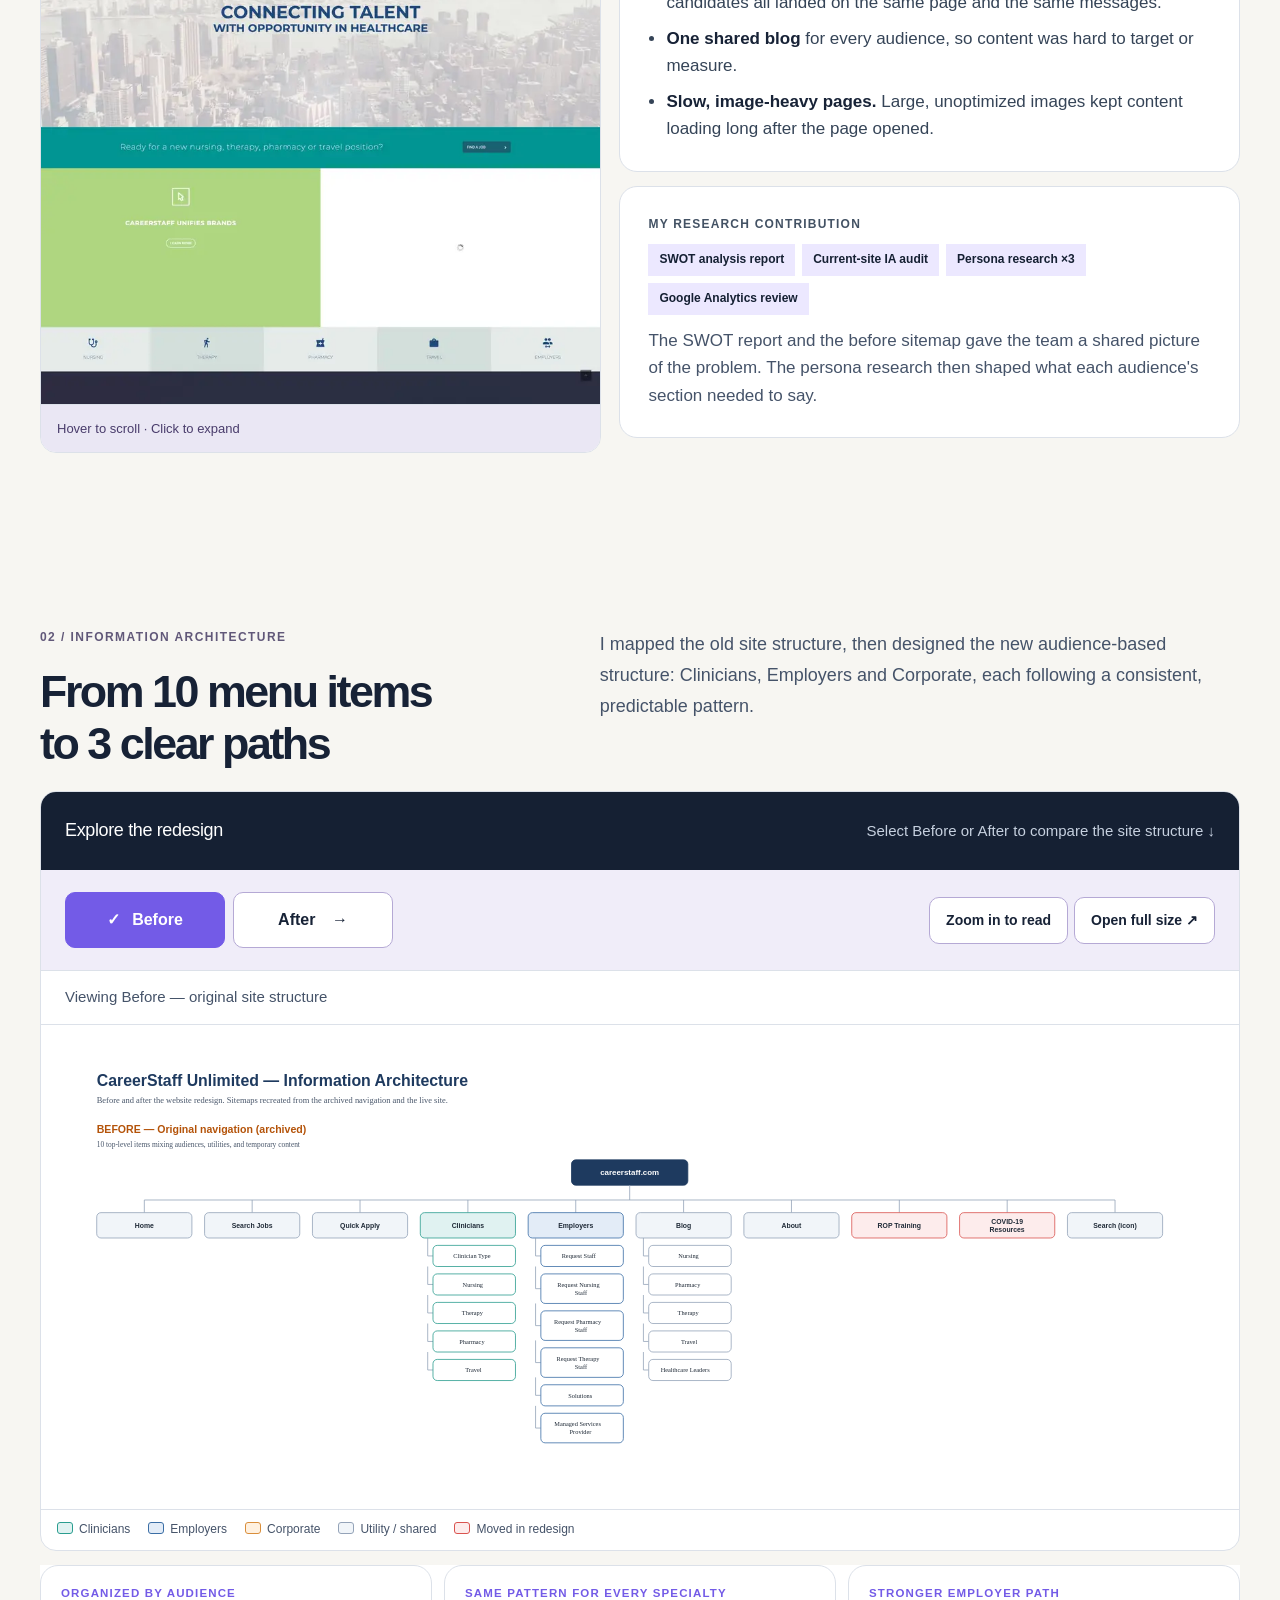
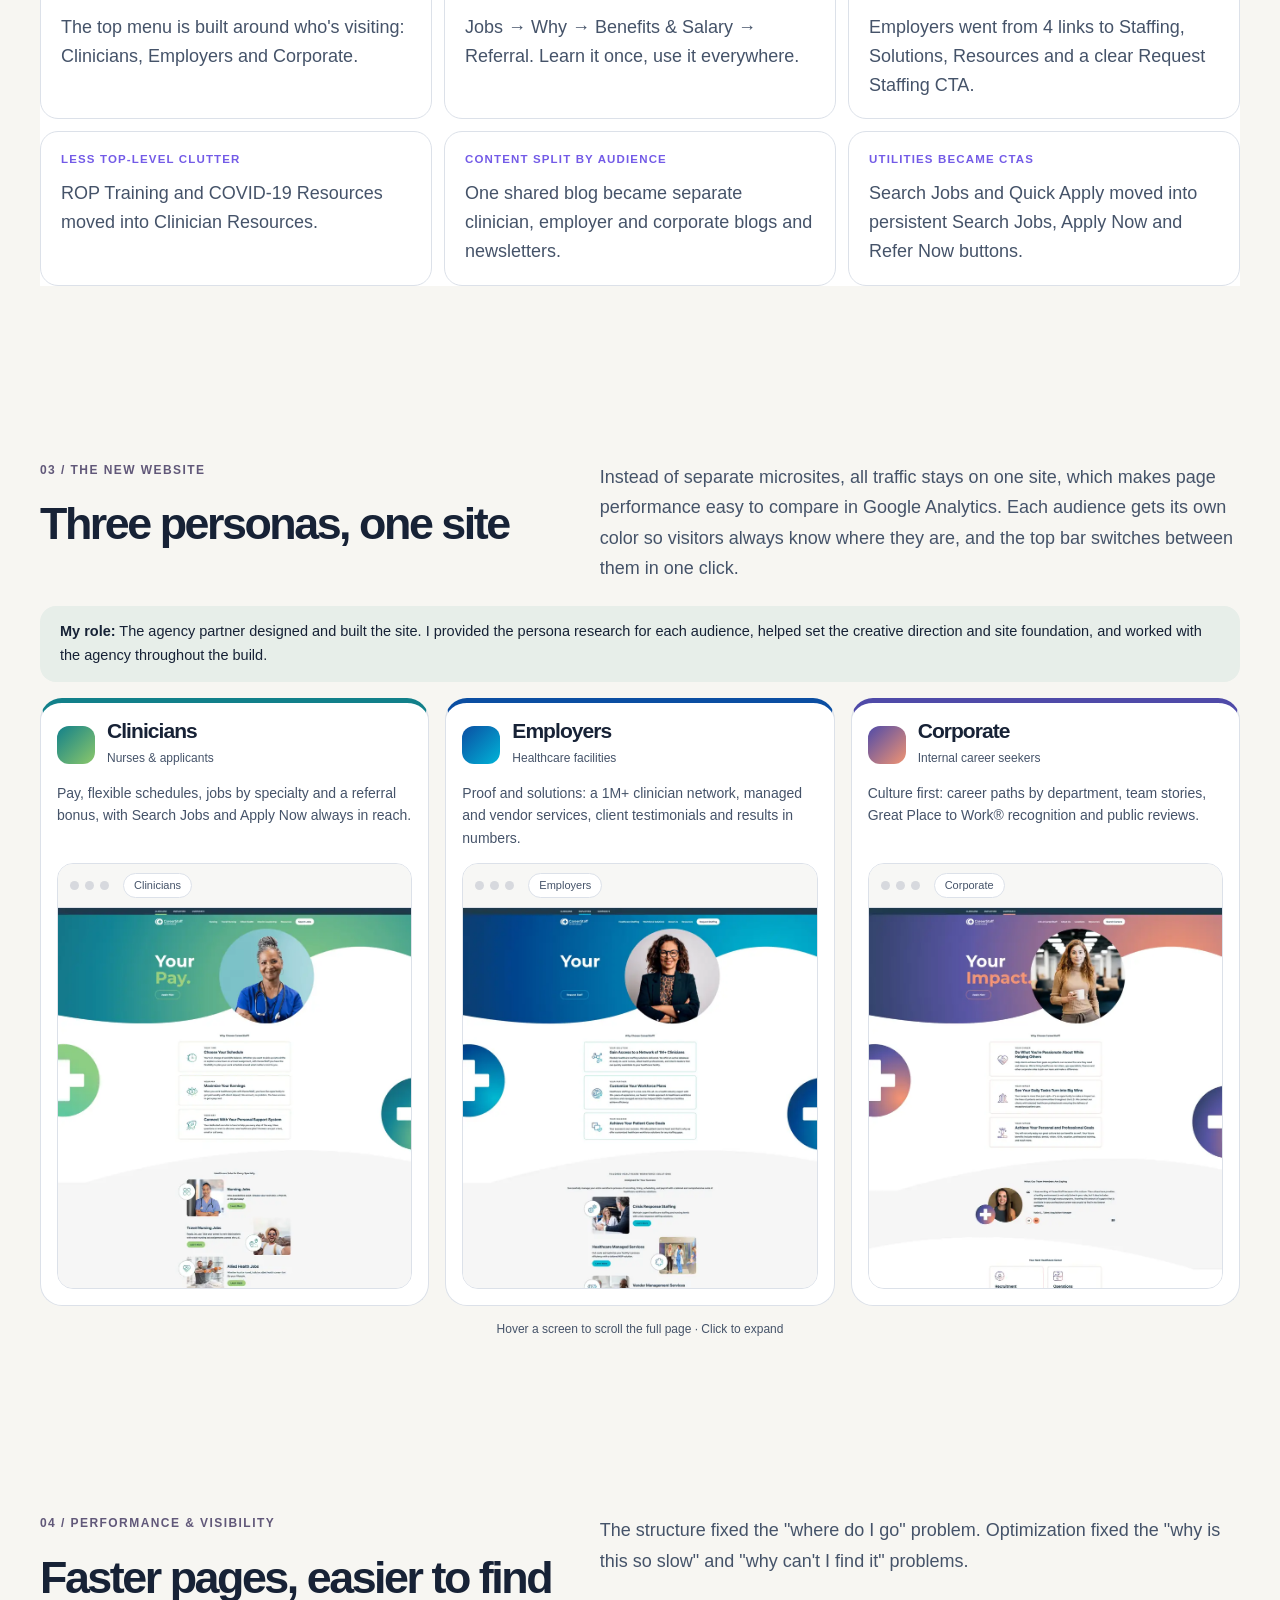
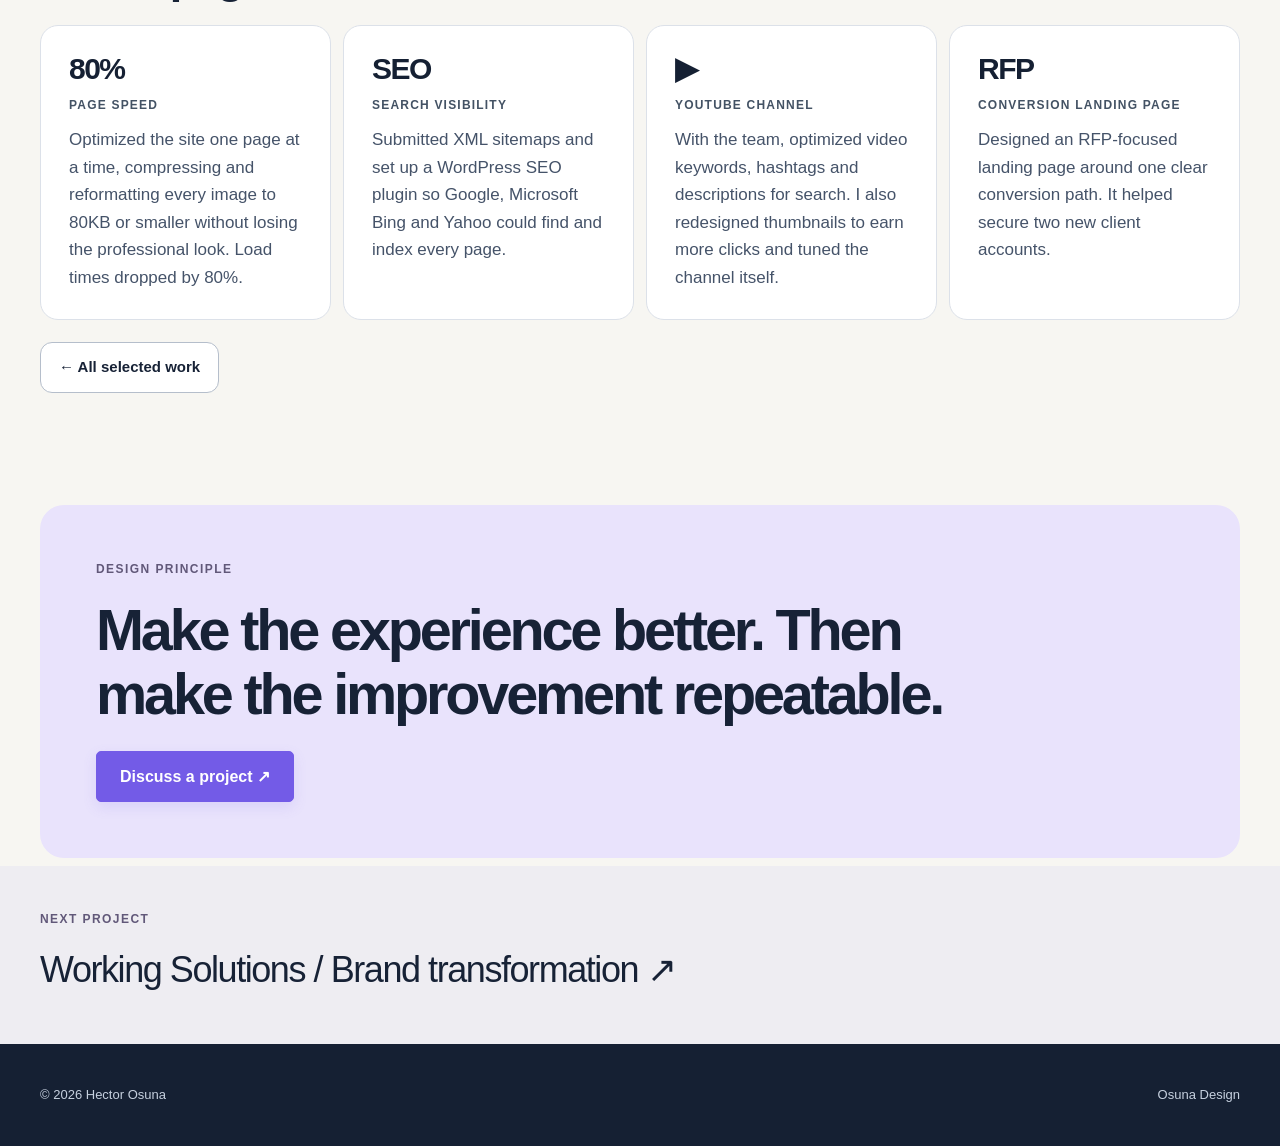
<file: careerstaff.html>
<!doctype html><html lang="en"><head><meta charset="utf-8"><meta name="viewport" content="width=device-width,initial-scale=1"><title>CareerStaff Unlimited — Hector Osuna</title><meta name="description" content="CareerStaff Unlimited case study: user research, information architecture, persona-driven website redesign, page-speed and SEO optimization."><link rel="icon" href="assets/favicon.svg" type="image/svg+xml"><link rel="alternate icon" href="assets/favicon.ico"><link rel="apple-touch-icon" href="assets/favicon-180.png"><link rel="stylesheet" href="styles.css"><link rel="stylesheet" href="editorial.css"><link rel="stylesheet" href="product-design.css"><link rel="stylesheet" href="brand-focus.css"></head><body class="cs-page product-portfolio"><a class="skip-link" href="#main">Skip to content</a><nav class="nav"><div class="container navin"><a class="brand" href="index.html"><img src="assets/osuna-logo.png" alt="Osuna Design"></a><div class="navlinks"><a href="index.html#work">Work</a><a href="index.html#approach">Approach</a><a href="about.html">About</a><a href="resume.html">Experience</a><a class="btn dark" href="mailto:hosuna23@gmail.com">Let's talk ↗</a></div><button class="menu" aria-label="Open navigation">☰</button></div></nav><main id="main">

<!-- HERO -->
<section class="case-hero">
  <div class="container">
    <div class="eyebrow">Selected Case Study — Healthcare Staffing</div>
    <h1>CareerStaff Unlimited</h1>
    <p class="case-sub">One site. Three audiences. Faster everywhere.</p>
    <p class="lead">Research, information architecture and optimization that turned a cluttered, slow website into a single audience-based experience for clinicians, employers and corporate job seekers.</p>

    <div class="ws-meta reveal">
      <div><h5>My Role</h5><p>Senior Designer</p></div>
      <div><h5>Company</h5><p>CareerStaff Unlimited</p></div>
      <div><h5>Project</h5><p>Website Redesign, IA &amp; Digital Optimization</p></div>
      <div><h5>Disciplines</h5><p>User Research, Information Architecture, SEO, Web Performance</p></div>
      <div><h5>Collaborators</h5><p>Marketing team &amp; web agency vendor</p></div>
      <div><h5>Platforms</h5><p>WordPress, Google Analytics, YouTube</p></div>
    </div>

    <div class="cs-stats reveal">
      <div><strong>80%</strong><span>Faster page load times</span></div>
      <div><strong>≤80KB</strong><span>Per optimized image</span></div>
      <div><strong>10→3</strong><span>Top-level menu items to audience paths</span></div>
      <div><strong>3</strong><span>Personas, one site</span></div>
      <div><strong>2</strong><span>Client accounts won via RFP landing page</span></div>
    </div>
  </div>
</section><section class="brand-case-brief"><div class="container"><div class="eyebrow">Project at a glance</div><h2>Clearer information, a stronger path to action</h2><div class="brief-grid"><div><h3>My contribution</h3><p>Contribute to the website redesign, navigation, campaign landing pages and WordPress performance improvements.</p></div><div><h3>Key design decision</h3><p>Separate audience paths and clear hierarchy help clinicians and employers find relevant information.</p></div><div><h3>Evidence</h3><p>The RFP-focused landing page contributed to securing two client accounts.</p></div></div></div></section>

<!-- 01 CHALLENGE + OLD SITE -->
<section>
  <div class="container">
    <div class="cs-head">
      <div><div class="eyebrow">01 / Starting point</div><h2>A site trying to talk to everyone at once</h2></div>
      <p>The original website mixed clinicians, employers, utilities and temporary content into one navigation, and heavy imagery slowed every page down.</p>
    </div>

    <div class="cs-split reveal">
      <figure class="cs-browser" data-full="assets/cs-old-website.webp" data-title="Original CareerStaff website (archived)">
        <div class="cs-bar"><i></i><i></i><i></i><span>careerstaff.com — before</span></div>
        <div class="cs-screen tall"><img src="assets/cs-old-website.webp" alt="Full-page screenshot of the original CareerStaff Unlimited website, with a city skyline hero, a crowded top menu and a Quick Apply form" loading="lazy"></div>
        <figcaption>Hover to scroll · Click to expand</figcaption>
      </figure>

      <div class="cs-notes">
        <div class="cs-note">
          <h6>What the audit found</h6>
          <ul>
            <li><b>10 top-level menu items</b> mixing audiences, utilities and short-term content like ROP Training and COVID-19 Resources.</li>
            <li><b>No clear path per audience.</b> Clinicians, employers and corporate candidates all landed on the same page and the same messages.</li>
            <li><b>One shared blog</b> for every audience, so content was hard to target or measure.</li>
            <li><b>Slow, image-heavy pages.</b> Large, unoptimized images kept content loading long after the page opened.</li>
          </ul>
        </div>
        <div class="cs-note">
          <h6>My research contribution</h6>
          <div class="cs-chips">
            <span>SWOT analysis report</span><span>Current-site IA audit</span><span>Persona research ×3</span><span>Google Analytics review</span>
          </div>
          <p>The SWOT report and the before sitemap gave the team a shared picture of the problem. The persona research then shaped what each audience's section needed to say.</p>
        </div>
      </div>
    </div>
  </div>
</section>

<!-- 02 INFORMATION ARCHITECTURE -->
<section>
  <div class="container">
    <div class="cs-head">
      <div><div class="eyebrow">02 / Information architecture</div><h2>From 10 menu items to 3 clear paths</h2></div>
      <p>I mapped the old site structure, then designed the new audience-based structure: Clinicians, Employers and Corporate, each following a consistent, predictable pattern.</p>
    </div>

    <div class="cs-ia reveal">
      <div class="compare-intro"><strong>Explore the redesign</strong><span>Select Before or After to compare the site structure ↓</span></div>
      <div class="cs-ia-bar">
        <div class="cs-tabs" role="tablist" aria-label="Compare original and redesigned information architecture">
          <button role="tab" aria-selected="true" id="ia-before-tab" aria-controls="ia-before-panel" tabindex="0" data-ia="before">Before</button>
          <button role="tab" aria-selected="false" id="ia-after-tab" aria-controls="ia-after-panel" tabindex="-1" data-ia="after">After</button>
        </div>
        <div class="cs-ia-tools">
          <button class="cs-tool" data-zoom>Zoom in to read</button>
          <button class="cs-tool" data-open-ia>Open full size ↗</button>
        </div>
      </div>
      <p class="compare-status" aria-live="polite">Viewing Before — original site structure</p>
      <div class="cs-ia-frame" id="ia-before-panel" role="tabpanel" aria-labelledby="ia-before-tab" tabindex="0" data-panel="before">
        <img src="assets/cs-ia-before.svg" alt="Before sitemap: careerstaff.com with ten top-level items: Home, Search Jobs, Quick Apply, Clinicians, Employers, Blog, About, ROP Training, COVID-19 Resources and Search" style="--zw:1750px">
      </div>
      <div class="cs-ia-frame" id="ia-after-panel" role="tabpanel" aria-labelledby="ia-after-tab" tabindex="0" data-panel="after" hidden>
        <img src="assets/cs-ia-after.svg" alt="After sitemap: careerstaff.com split into three audience paths. Clinicians: Nursing, Travel Nursing, Allied Health, Interim Leadership, Clinician Resources, Search Jobs. Employers: Healthcare Staffing, Workforce Solutions, About Us, Employer Resources, Request Staffing. Corporate: Life at CareerStaff, About Us, Locations, Corporate Resources, Search Careers" style="--zw:2700px">
      </div>
      <div class="cs-legend">
        <span><i style="background:#e0f2f1;border-color:#2a9d8f"></i>Clinicians</span>
        <span><i style="background:#e3ecf7;border-color:#3b6ea5"></i>Employers</span>
        <span><i style="background:#fff1e0;border-color:#d98e3b"></i>Corporate</span>
        <span><i style="background:#f1f5f9;border-color:#94a3b8"></i>Utility / shared</span>
        <span><i style="background:#fdecec;border-color:#d9534f"></i>Moved in redesign</span>
      </div>
    </div>

    <div class="cs-changes reveal">
      <div><h6>Organized by audience</h6><p>The top menu is built around who's visiting: Clinicians, Employers and Corporate.</p></div>
      <div><h6>Same pattern for every specialty</h6><p>Jobs → Why → Benefits &amp; Salary → Referral. Learn it once, use it everywhere.</p></div>
      <div><h6>Stronger employer path</h6><p>Employers went from 4 links to Staffing, Solutions, Resources and a clear Request Staffing CTA.</p></div>
      <div><h6>Less top-level clutter</h6><p>ROP Training and COVID-19 Resources moved into Clinician Resources.</p></div>
      <div><h6>Content split by audience</h6><p>One shared blog became separate clinician, employer and corporate blogs and newsletters.</p></div>
      <div><h6>Utilities became CTAs</h6><p>Search Jobs and Quick Apply moved into persistent Search Jobs, Apply Now and Refer Now buttons.</p></div>
    </div>
  </div>
</section>

<!-- 03 PERSONAS / NEW SITE -->
<section>
  <div class="container">
    <div class="cs-head">
      <div><div class="eyebrow">03 / The new website</div><h2>Three personas, one site</h2></div>
      <p>Instead of separate microsites, all traffic stays on one site, which makes page performance easy to compare in Google Analytics. Each audience gets its own color so visitors always know where they are, and the top bar switches between them in one click.</p>
    </div>

    <div class="cs-role reveal">
      <b>My role:</b> The agency partner designed and built the site. I provided the persona research for each audience, helped set the creative direction and site foundation, and worked with the agency throughout the build.
    </div>

    <div class="cs-personas">
      <article class="cs-persona reveal" style="--p1:#12808a;--p2:#8cc86a">
        <div class="cs-persona-top">
          <span class="cs-swatch"></span>
          <div><h3>Clinicians</h3><small>Nurses &amp; applicants</small></div>
        </div>
        <p>Pay, flexible schedules, jobs by specialty and a referral bonus, with Search Jobs and Apply Now always in reach.</p>
        <figure class="cs-browser" data-full="assets/cs-new-clinicians.webp" data-title="New website — Clinicians">
          <div class="cs-bar"><i></i><i></i><i></i><span>Clinicians</span></div>
          <div class="cs-screen"><img src="assets/cs-new-clinicians.webp" alt="Clinicians homepage in teal and green: 'Your Pay.' hero, reasons to choose CareerStaff, jobs by specialty, clinician testimonials and a referral bonus banner" loading="lazy"></div>
        </figure>
      </article>

      <article class="cs-persona reveal" style="--p1:#0b4ea2;--p2:#00b4d8">
        <div class="cs-persona-top">
          <span class="cs-swatch"></span>
          <div><h3>Employers</h3><small>Healthcare facilities</small></div>
        </div>
        <p>Proof and solutions: a 1M+ clinician network, managed and vendor services, client testimonials and results in numbers.</p>
        <figure class="cs-browser" data-full="assets/cs-new-employers.webp" data-title="New website — Employers">
          <div class="cs-bar"><i></i><i></i><i></i><span>Employers</span></div>
          <div class="cs-screen"><img src="assets/cs-new-employers.webp" alt="Employers homepage in blue: workforce solutions, crisis response and managed services, client testimonial, staffing types and success numbers" loading="lazy"></div>
        </figure>
      </article>

      <article class="cs-persona reveal" style="--p1:#4f4aa8;--p2:#f19472">
        <div class="cs-persona-top">
          <span class="cs-swatch"></span>
          <div><h3>Corporate</h3><small>Internal career seekers</small></div>
        </div>
        <p>Culture first: career paths by department, team stories, Great Place to Work® recognition and public reviews.</p>
        <figure class="cs-browser" data-full="assets/cs-new-corporate.webp" data-title="New website — Corporate">
          <div class="cs-bar"><i></i><i></i><i></i><span>Corporate</span></div>
          <div class="cs-screen"><img src="assets/cs-new-corporate.webp" alt="Corporate careers homepage in purple and coral: 'Your Impact.' hero, reasons to join, team testimonials, career departments, Great Place to Work and review ratings" loading="lazy"></div>
        </figure>
      </article>
    </div>
    <p class="cs-hint">Hover a screen to scroll the full page · Click to expand</p>
  </div>
</section>

<!-- 04 PERFORMANCE & SEARCH -->
<section>
  <div class="container">
    <div class="cs-head">
      <div><div class="eyebrow">04 / Performance &amp; visibility</div><h2>Faster pages, easier to find</h2></div>
      <p>The structure fixed the "where do I go" problem. Optimization fixed the "why is this so slow" and "why can't I find it" problems.</p>
    </div>

    <div class="cs-opt">
      <div class="cs-opt-card reveal">
        <div class="cs-opt-num">80%</div>
        <h6>Page speed</h6>
        <p>Optimized the site one page at a time, compressing and reformatting every image to 80KB or smaller without losing the professional look. Load times dropped by 80%.</p>
      </div>
      <div class="cs-opt-card reveal">
        <div class="cs-opt-num">SEO</div>
        <h6>Search visibility</h6>
        <p>Submitted XML sitemaps and set up a WordPress SEO plugin so Google, Microsoft Bing and Yahoo could find and index every page.</p>
      </div>
      <div class="cs-opt-card reveal">
        <div class="cs-opt-num">▶</div>
        <h6>YouTube channel</h6>
        <p>With the team, optimized video keywords, hashtags and descriptions for search. I also redesigned thumbnails to earn more clicks and tuned the channel itself.</p>
      </div>
      <div class="cs-opt-card reveal">
        <div class="cs-opt-num">RFP</div>
        <h6>Conversion landing page</h6>
        <p>Designed an RFP-focused landing page around one clear conversion path. It helped secure two new client accounts.</p>
      </div>
    </div>

    <a class="back" href="index.html#work">← All selected work</a>
  </div>
</section>

<section class="cs-cta-wrap">
  <div class="container">
    <div class="cta reveal"><div class="eyebrow">Design principle</div><h2>Make the experience better. Then make the improvement repeatable.</h2><a class="btn dark" href="mailto:hosuna23@gmail.com">Discuss a project ↗</a></div>
  </div>
</section>

<section class="brand-next"><div class="container"><span class="eyebrow">Next project</span><a href="working-solutions.html">Working Solutions / Brand transformation ↗</a></div></section></main>

<dialog class="cs-lightbox" aria-label="Expanded image">
  <div class="cs-lb-bar"><span class="cs-lb-title"></span><button class="cs-lb-close" aria-label="Close">✕</button></div>
  <div class="cs-lb-body"><img alt=""></div>
</dialog>

<footer class="footer"><div class="container footerin"><div>© <span data-year></span> Hector Osuna</div><div>Osuna Design</div></div></footer>
<script src="script.js"></script>
<script>
(function(){
  // Before/After sitemap tabs
  var tabs=document.querySelectorAll('[data-ia]'), panels=document.querySelectorAll('.cs-ia-frame'), zoomBtn=document.querySelector('[data-zoom]');
  function current(){return document.querySelector('.cs-ia-frame:not([hidden])')}
  tabs.forEach(function(t){t.addEventListener('click',function(){
    tabs.forEach(function(x){x.setAttribute('aria-selected',x===t);x.tabIndex=x===t?0:-1});
    document.querySelector('.compare-status').textContent=t.dataset.ia==='before'?'Viewing Before — original site structure':'Viewing After — redesigned audience paths';
    panels.forEach(function(p){p.hidden=p.dataset.panel!==t.dataset.ia; p.classList.remove('zoomed')});
    zoomBtn.textContent='Zoom in to read';
  })});
  tabs.forEach(function(t,index){t.addEventListener('keydown',function(e){var n;if(e.key==='ArrowRight'||e.key==='ArrowLeft')n=1-index;else if(e.key==='Home')n=0;else if(e.key==='End')n=1;else return;e.preventDefault();tabs[n].click();tabs[n].focus()})});
  zoomBtn.addEventListener('click',function(){
    var f=current(), z=f.classList.toggle('zoomed');
    zoomBtn.textContent=z?'Fit to width':'Zoom in to read';
    if(z){f.scrollLeft=(f.scrollWidth-f.clientWidth)/2*0.5}
  });
  // Drag to pan when zoomed
  panels.forEach(function(f){
    var down=false,sx,sy,sl,st;
    f.addEventListener('pointerdown',function(e){if(!f.classList.contains('zoomed'))return;down=true;sx=e.clientX;sy=e.clientY;sl=f.scrollLeft;st=f.scrollTop;f.classList.add('dragging')});
    window.addEventListener('pointerup',function(){down=false;f.classList.remove('dragging')});
    f.addEventListener('pointermove',function(e){if(!down)return;f.scrollLeft=sl-(e.clientX-sx);f.scrollTop=st-(e.clientY-sy)});
  });

  // Lightbox
  var lb=document.querySelector('.cs-lightbox'), lbImg=lb.querySelector('img'), lbTitle=lb.querySelector('.cs-lb-title');
  function open(src,title,wide){
    lbImg.src=src; lbImg.alt=title; lbTitle.textContent=title;
    lb.classList.toggle('wide',!!wide);
    if(lb.showModal){lb.showModal()}else{lb.setAttribute('open','')}
    lb.querySelector('.cs-lb-body').scrollTop=0;
  }
  document.querySelectorAll('.cs-browser').forEach(function(b){
    b.setAttribute('tabindex','0'); b.setAttribute('role','button');
    b.addEventListener('click',function(){open(b.dataset.full,b.dataset.title)});
    b.addEventListener('keydown',function(e){if(e.key==='Enter'||e.key===' '){e.preventDefault();open(b.dataset.full,b.dataset.title)}});
  });
  document.querySelector('[data-open-ia]').addEventListener('click',function(){
    var f=current(), img=f.querySelector('img');
    open(img.getAttribute('src'),f.dataset.panel==='before'?'Information architecture — Before':'Information architecture — After',true);
  });
  lb.querySelector('.cs-lb-close').addEventListener('click',function(){lb.close?lb.close():lb.removeAttribute('open')});
  lb.addEventListener('click',function(e){if(e.target===lb)lb.close()});
})();
</script>
<script src="product-design.js"></script></body></html>
</file>
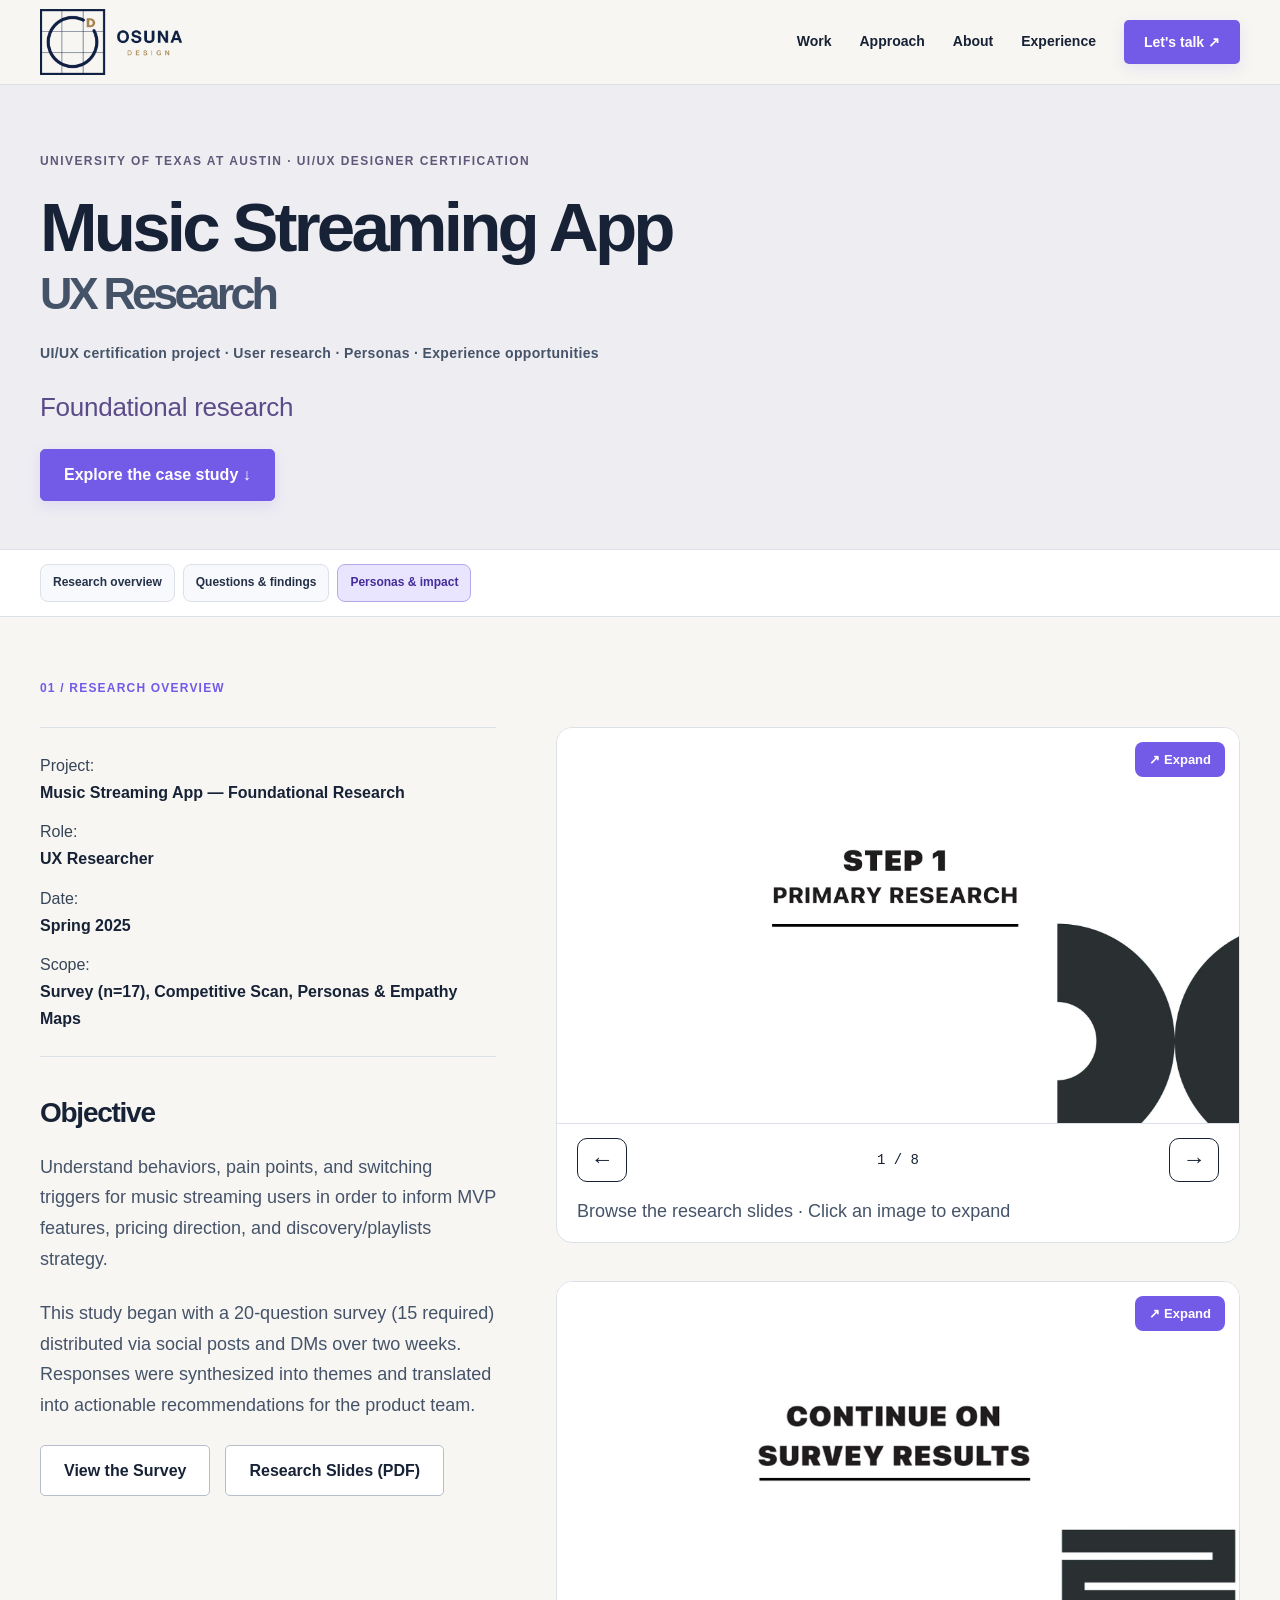
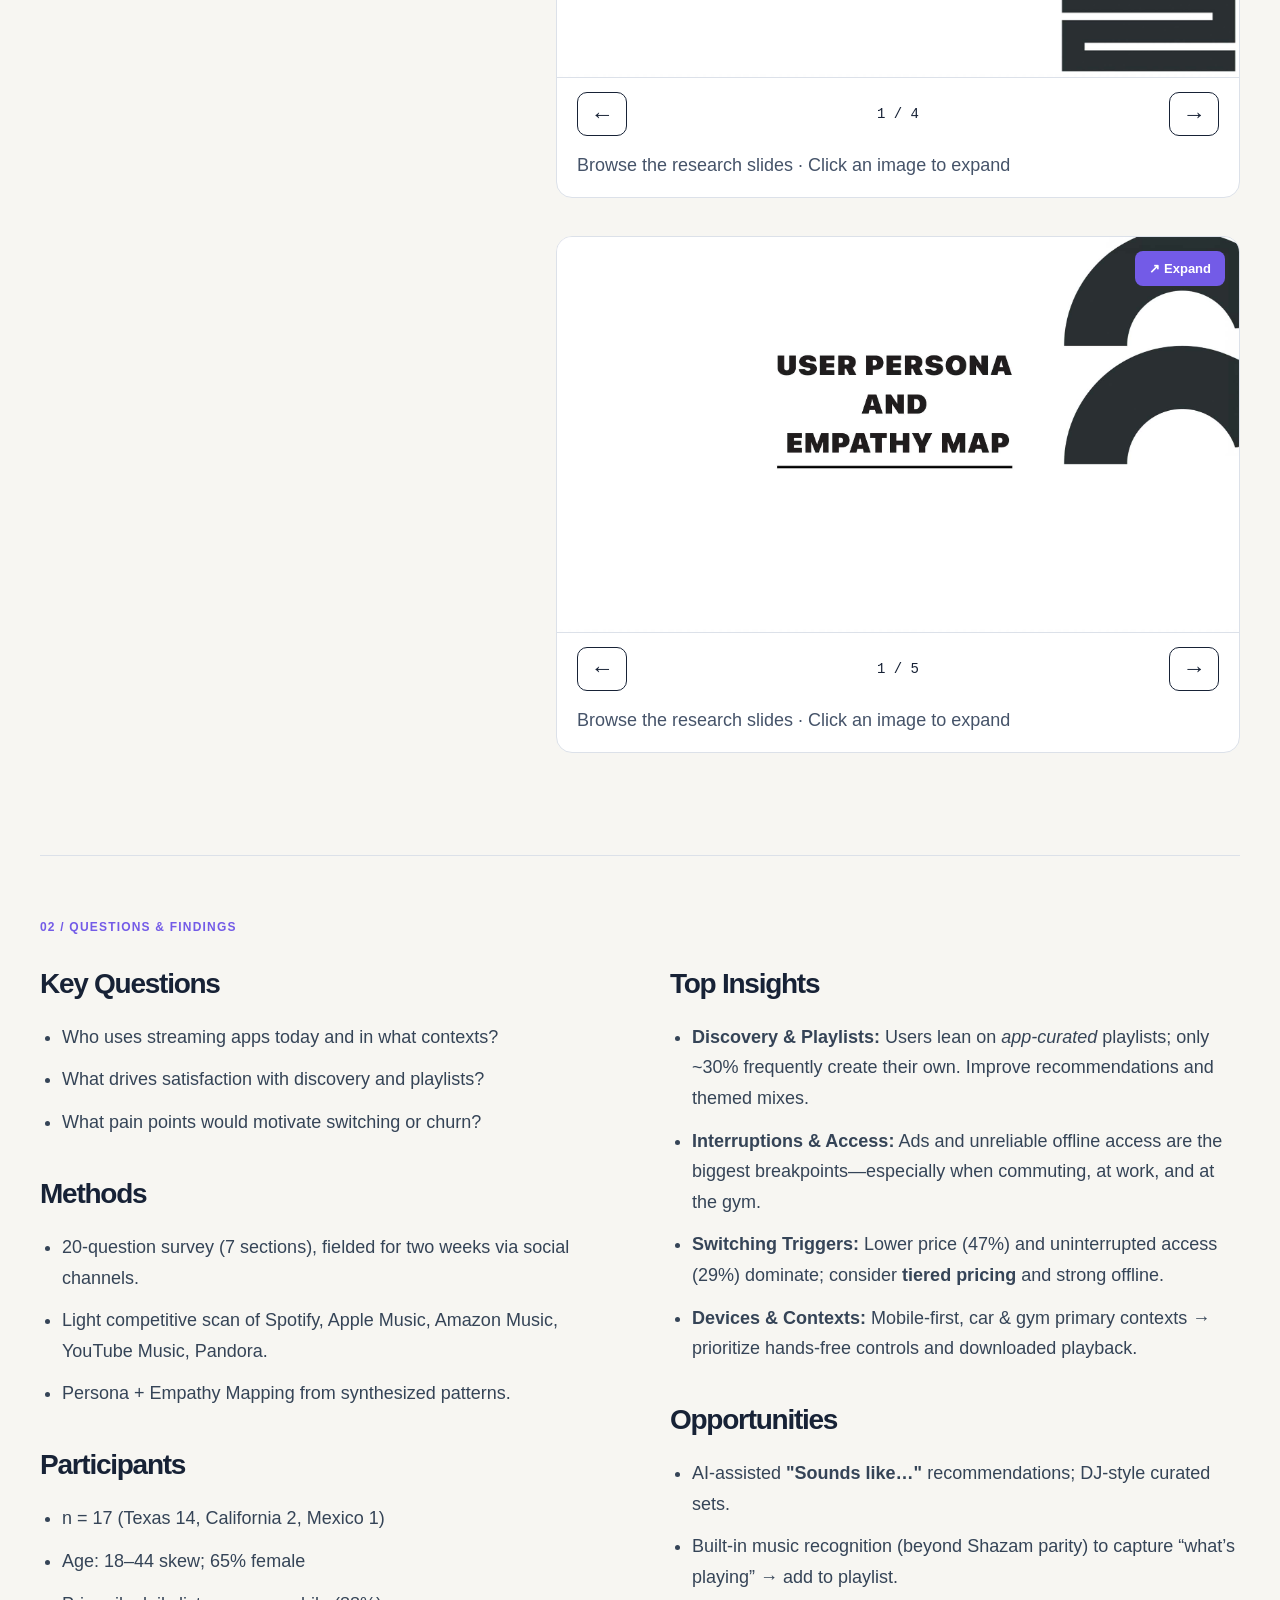
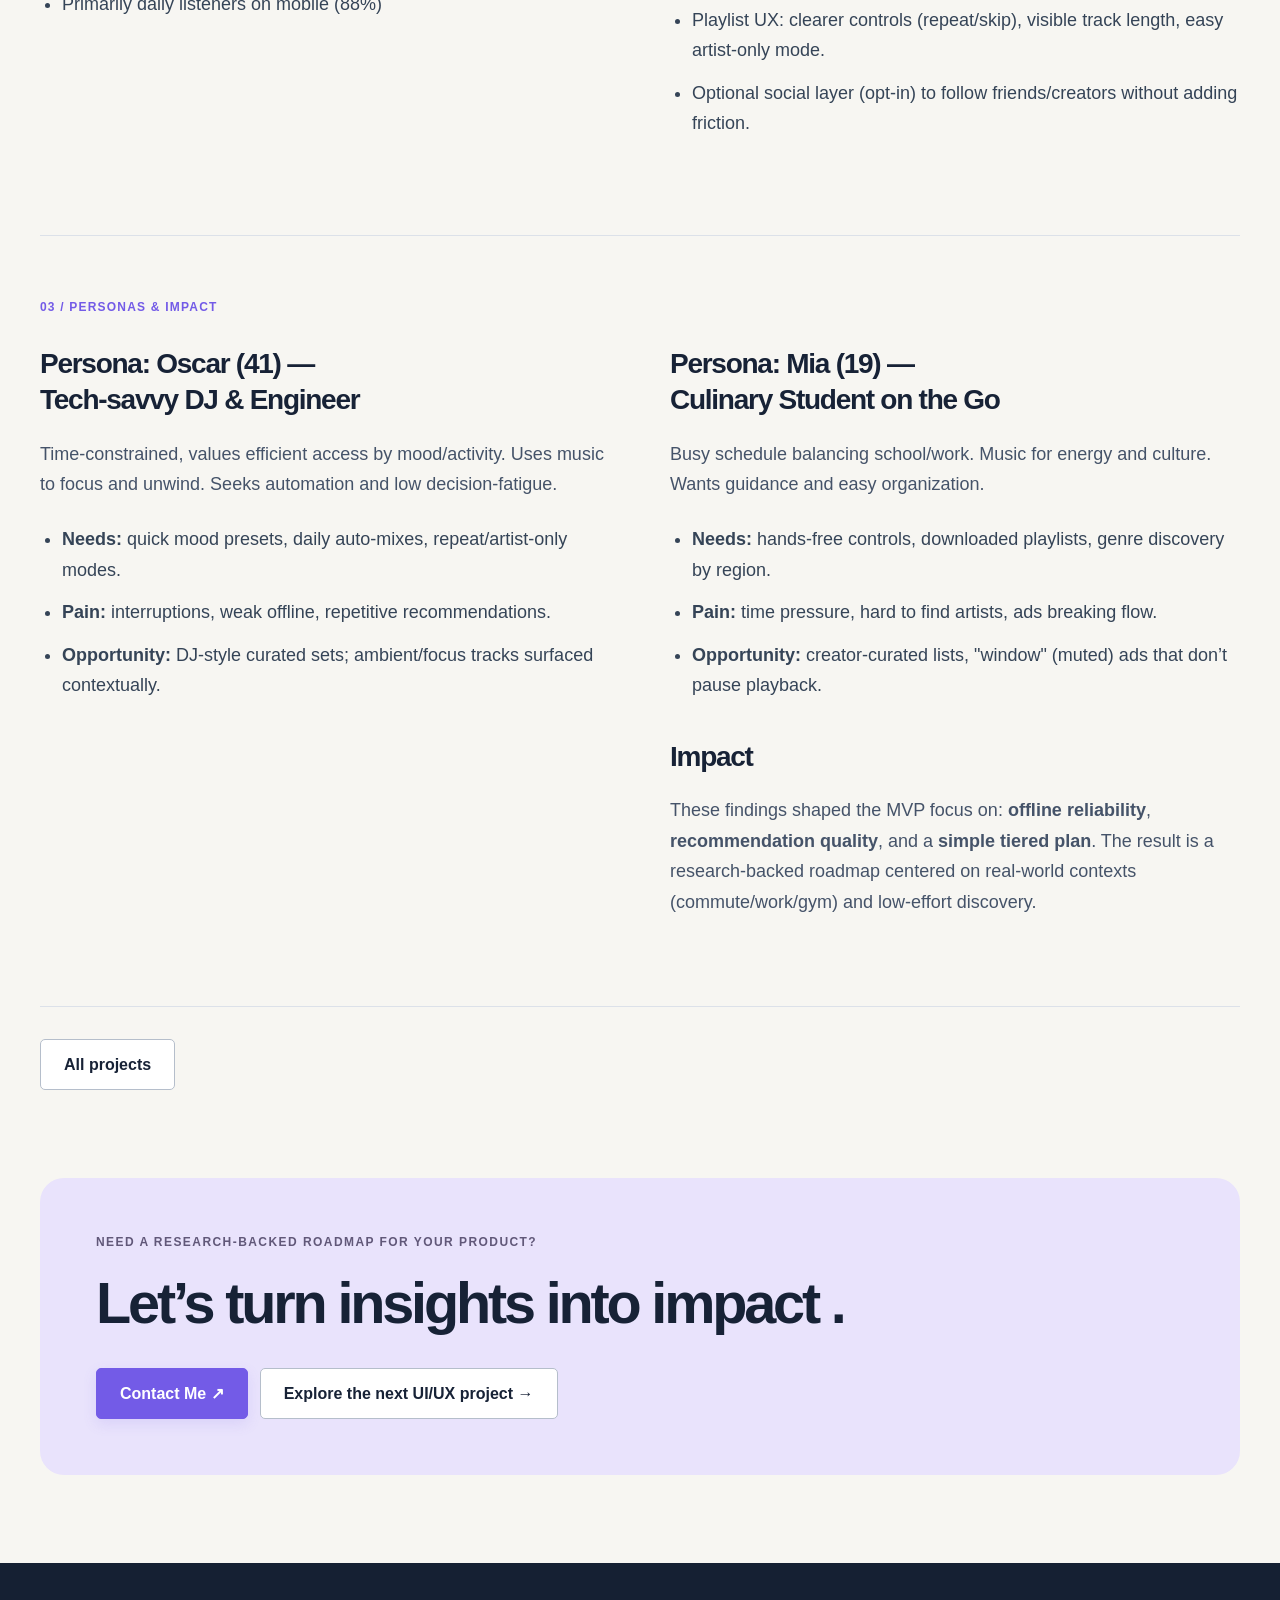
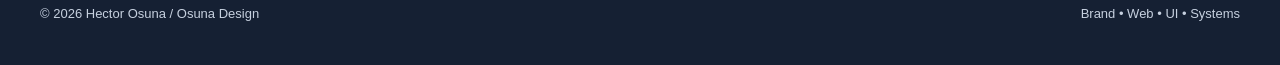
<file: music-streaming-app.html>
<!DOCTYPE html>
<html lang="en"><head><meta charset="utf-8"/><meta content="width=device-width,initial-scale=1" name="viewport"/><title>Music Streaming App — UX Research — Hector Osuna</title><link href="assets/favicon.svg" rel="icon"/><link href="styles.css" rel="stylesheet"/><link href="editorial.css" rel="stylesheet"/><link href="ux-cases.css" rel="stylesheet"/><link href="product-design.css" rel="stylesheet"/><link href="brand-focus.css" rel="stylesheet"/><link href="mckesson.css" rel="stylesheet"/></head><body class="ux-case product-portfolio"><a class="skip-link" href="#main">Skip to content</a><nav class="nav"><div class="container navin"><a class="brand" href="index.html"><img alt="Osuna Design" src="assets/osuna-logo.png"/></a><div class="navlinks"><a href="index.html#work">Work</a><a href="index.html#approach">Approach</a><a href="about.html">About</a><a href="resume.html">Experience</a><a class="btn dark" href="mailto:hosuna23@gmail.com">Let's talk ↗</a></div><button aria-label="Open navigation" class="menu">☰</button></div></nav><main id="main"><header class="case-hero"><div class="container"><div class="eyebrow">University of Texas at Austin · UI/UX Designer Certification</div><h1>Music Streaming App <span class="mil-thin">UX Research</span></h1><p class="mck-context">UI/UX certification project · User research · Personas · Experience opportunities</p>
<p class="case-sub">Foundational research</p><a class="btn dark" href="#ux-section-0">Explore the case study ↓</a></div></header><div class="ux-jump"><div class="container"><a href="#ux-section-0">Research overview</a><a href="#ux-section-1">Questions &amp; findings</a><a href="#ux-section-2">Personas &amp; impact</a></div></div><section class="ux-case-content"><div class="container"><div class="container mil-p-120-120" id="project">
<div class="ux-row ux-overview" id="ux-section-0">
<div class="ux-section-label"><span>01 / Research overview</span></div><div class="col-lg-4">
<div class="mil-p-0-120">
<ul class="mil-service-list mil-dark mil-mb-60">
<li class="mil-up">Project:  <span class="mil-dark">Music Streaming App — Foundational Research</span></li>
<li class="mil-up">Role:  <span class="mil-dark">UX Researcher</span></li>
<li class="mil-up">Date:  <span class="mil-dark">Spring 2025</span></li>
<li class="mil-up">Scope:  <span class="mil-dark">Survey (n=17), Competitive Scan, Personas &amp; Empathy Maps</span></li>
</ul>
<h3 class="mil-up mil-mb-30">Objective</h3>
<p class="mil-up mil-mb-30">Understand behaviors, pain points, and switching triggers for music streaming users in order to inform MVP features, pricing direction, and discovery/playlists strategy.</p>
<p class="mil-up mil-mb-60">This study began with a 20‑question survey (15 required) distributed via social posts and DMs over two weeks. Responses were synthesized into themes and translated into actionable recommendations for the product team.</p>
<a class="btn" data-no-swup="" href="https://docs.google.com/forms/d/e/1FAIpQLSdrivgfPDqxq3tuLQqrMJigh7RVv0jgrgJnqh9hAsN2xCJP0A/viewform" rel="noopener noreferrer" target="_blank">
<span>View the Survey</span>
</a>
<a class="btn" data-no-swup="" href="https://www.figma.com/proto/9YE8iVHG3iXsBahi2TeRcb/PGP-UXD-Assignment---Module-1?page-id=0%3A1&amp;node-id=33-1925&amp;viewport=5459%2C336%2C0.5&amp;t=7iUp1SYCEyDucoi6-1&amp;scaling=contain&amp;content-scaling=fixed&amp;starting-point-node-id=19%3A175" rel="noopener noreferrer" target="_blank">
<span>Research Slides (PDF)</span>
</a>
</div>
</div>
<div class="col-lg-7">
<div class="ux-gallery" data-gallery=""><button aria-label="Expand research image" class="ux-image-expand" type="button"><img alt="Music research cover" loading="lazy" src="assets/ux/img/works/4.jpg"/></button><div class="ux-gallery-controls"><button aria-label="Previous image" data-prev="" type="button">←</button><span aria-live="polite" data-count=""></span><button aria-label="Next image" data-next="" type="button">→</button></div><p class="ux-gallery-hint">Browse the research slides · Click an image to expand</p><script class="ux-gallery-data" type="application/json">[{"src": "assets/ux/img/works/4.jpg", "alt": "Music research cover"}, {"src": "assets/ux/img/works/4/1.jpg", "alt": "Music research cover \u2014 slide 1"}, {"src": "assets/ux/img/works/4/2.jpg", "alt": "Music research cover \u2014 slide 2"}, {"src": "assets/ux/img/works/4/3.jpg", "alt": "Music research cover \u2014 slide 3"}, {"src": "assets/ux/img/works/4/4.jpg", "alt": "Music research cover \u2014 slide 4"}, {"src": "assets/ux/img/works/4/5.jpg", "alt": "Music research cover \u2014 slide 5"}, {"src": "assets/ux/img/works/4/6.jpg", "alt": "Music research cover \u2014 slide 6"}, {"src": "assets/ux/img/works/4/7.jpg", "alt": "Music research cover \u2014 slide 7"}]</script></div><div class="ux-gallery" data-gallery=""><button aria-label="Expand research image" class="ux-image-expand" type="button"><img alt="Usage frequency chart" loading="lazy" src="assets/ux/img/works/5.jpg"/></button><div class="ux-gallery-controls"><button aria-label="Previous image" data-prev="" type="button">←</button><span aria-live="polite" data-count=""></span><button aria-label="Next image" data-next="" type="button">→</button></div><p class="ux-gallery-hint">Browse the research slides · Click an image to expand</p><script class="ux-gallery-data" type="application/json">[{"src": "assets/ux/img/works/5.jpg", "alt": "Usage frequency chart"}, {"src": "assets/ux/img/works/5/1.jpg", "alt": "Usage frequency chart \u2014 slide 1"}, {"src": "assets/ux/img/works/5/2.jpg", "alt": "Usage frequency chart \u2014 slide 2"}, {"src": "assets/ux/img/works/5/3.jpg", "alt": "Usage frequency chart \u2014 slide 3"}]</script></div><div class="ux-gallery" data-gallery=""><button aria-label="Expand research image" class="ux-image-expand" type="button"><img alt="Platforms used chart" loading="lazy" src="assets/ux/img/works/6.jpg"/></button><div class="ux-gallery-controls"><button aria-label="Previous image" data-prev="" type="button">←</button><span aria-live="polite" data-count=""></span><button aria-label="Next image" data-next="" type="button">→</button></div><p class="ux-gallery-hint">Browse the research slides · Click an image to expand</p><script class="ux-gallery-data" type="application/json">[{"src": "assets/ux/img/works/6.jpg", "alt": "Platforms used chart"}, {"src": "assets/ux/img/works/6/1.jpg", "alt": "Platforms used chart \u2014 slide 1"}, {"src": "assets/ux/img/works/6/2.jpg", "alt": "Platforms used chart \u2014 slide 2"}, {"src": "assets/ux/img/works/6/3.jpg", "alt": "Platforms used chart \u2014 slide 3"}, {"src": "assets/ux/img/works/6/4.jpg", "alt": "Platforms used chart \u2014 slide 4"}]</script></div></div>
</div>
<div class="ux-row" id="ux-section-1">
<div class="ux-section-label"><span>02 / Questions &amp; findings</span></div><div class="col-lg-5 mil-mb-60">
<h3 class="mil-mb-15">Key Questions</h3>
<ul class="mil-service-list mil-dark mil-mb-30">
<li class="mil-up">Who uses streaming apps today and in what contexts?</li>
<li class="mil-up">What drives satisfaction with discovery and playlists?</li>
<li class="mil-up">What pain points would motivate switching or churn?</li>
</ul>
<h3 class="mil-mb-15">Methods</h3>
<ul class="mil-service-list mil-dark mil-mb-60">
<li class="mil-up">20‑question survey (7 sections), fielded for two weeks via social channels.</li>
<li class="mil-up">Light competitive scan of Spotify, Apple Music, Amazon Music, YouTube Music, Pandora.</li>
<li class="mil-up">Persona + Empathy Mapping from synthesized patterns.</li>
</ul>
<h3 class="mil-mb-15">Participants</h3>
<ul class="mil-service-list mil-dark mil-mb-60">
<li class="mil-up">n = 17 (Texas 14, California 2, Mexico 1)</li>
<li class="mil-up">Age: 18–44 skew; 65% female</li>
<li class="mil-up">Primarily daily listeners on mobile (88%)</li>
</ul>
</div>
<div class="col-lg-5 mil-mb-60">
<h3 class="mil-mb-15">Top Insights</h3>
<ul class="mil-service-list mil-dark mil-mb-30">
<li class="mil-up"><b>Discovery &amp; Playlists:</b> Users lean on <i>app‑curated</i> playlists; only ~30% frequently create their own. Improve recommendations and themed mixes.</li>
<li class="mil-up"><b>Interruptions &amp; Access:</b> Ads and unreliable offline access are the biggest breakpoints—especially when commuting, at work, and at the gym.</li>
<li class="mil-up"><b>Switching Triggers:</b> Lower price (47%) and uninterrupted access (29%) dominate; consider <b>tiered pricing</b> and strong offline.</li>
<li class="mil-up"><b>Devices &amp; Contexts:</b> Mobile‑first, car &amp; gym primary contexts → prioritize hands‑free controls and downloaded playback.</li>
</ul>
<h3 class="mil-mb-15">Opportunities</h3>
<ul class="mil-service-list mil-dark mil-mb-30">
<li class="mil-up">AI‑assisted <b>"Sounds like…"</b> recommendations; DJ‑style curated sets.</li>
<li class="mil-up">Built‑in music recognition (beyond Shazam parity) to capture “what’s playing” → add to playlist.</li>
<li class="mil-up">Playlist UX: clearer controls (repeat/skip), visible track length, easy artist‑only mode.</li>
<li class="mil-up">Optional social layer (opt‑in) to follow friends/creators without adding friction.</li>
</ul>
</div>
</div>
<div class="ux-row" id="ux-section-2">
<div class="ux-section-label"><span>03 / Personas &amp; impact</span></div><div class="col-lg-5 mil-mb-60">
<h3 class="mil-mb-15">Persona: Oscar (41) — Tech‑savvy DJ &amp; Engineer</h3>
<p class="mil-up mil-mb-15">Time‑constrained, values efficient access by mood/activity. Uses music to focus and unwind. Seeks automation and low decision‑fatigue.</p>
<ul class="mil-service-list mil-dark mil-mb-30">
<li class="mil-up"><b>Needs:</b> quick mood presets, daily auto‑mixes, repeat/artist‑only modes.</li>
<li class="mil-up"><b>Pain:</b> interruptions, weak offline, repetitive recommendations.</li>
<li class="mil-up"><b>Opportunity:</b> DJ‑style curated sets; ambient/focus tracks surfaced contextually.</li>
</ul>
</div>
<div class="col-lg-5 mil-mb-60">
<h3 class="mil-mb-15">Persona: Mia (19) — Culinary Student on the Go</h3>
<p class="mil-up mil-mb-15">Busy schedule balancing school/work. Music for energy and culture. Wants guidance and easy organization.</p>
<ul class="mil-service-list mil-dark mil-mb-30">
<li class="mil-up"><b>Needs:</b> hands‑free controls, downloaded playlists, genre discovery by region.</li>
<li class="mil-up"><b>Pain:</b> time pressure, hard to find artists, ads breaking flow.</li>
<li class="mil-up"><b>Opportunity:</b> creator‑curated lists, "window" (muted) ads that don’t pause playback.</li>
</ul>
<h3 class="mil-mb-15">Impact</h3>
<p class="mil-up mil-mb-0">These findings shaped the MVP focus on: <b>offline reliability</b>, <b>recommendation quality</b>, and a <b>simple tiered plan</b>. The result is a research‑backed roadmap centered on real‑world contexts (commute/work/gym) and low‑effort discovery.</p>
</div>
</div>
<div class="mil-works-nav mil-up">
<a class="btn" href="index.html#work"><span>All projects</span></a>
</div>
</div>
</div></section><section><div class="container"><div class="cta"><div class="eyebrow">Need a research‑backed roadmap for your product?</div><h2>Let’s turn  insights  into  impact .</h2><div class="actions"><a class="btn dark" href="mailto:hosuna23@gmail.com">Contact Me ↗</a><a class="btn" href="ui-ux-fitnudge.html">Explore the next UI/UX project →</a></div></div></div></section></main><footer class="footer"><div class="container footerin"><div>© <span data-year=""></span> Hector Osuna / Osuna Design</div><div>Brand • Web • UI • Systems</div></div></footer>
<dialog class="ux-lightbox"><div class="ux-lightbox-bar"><span>Project image</span><button class="btn" data-close="" type="button">Close ×</button></div><img alt=""/></dialog><script src="script.js"></script><script src="ux-cases.js"></script><script src="product-design.js"></script></body></html>
</file>
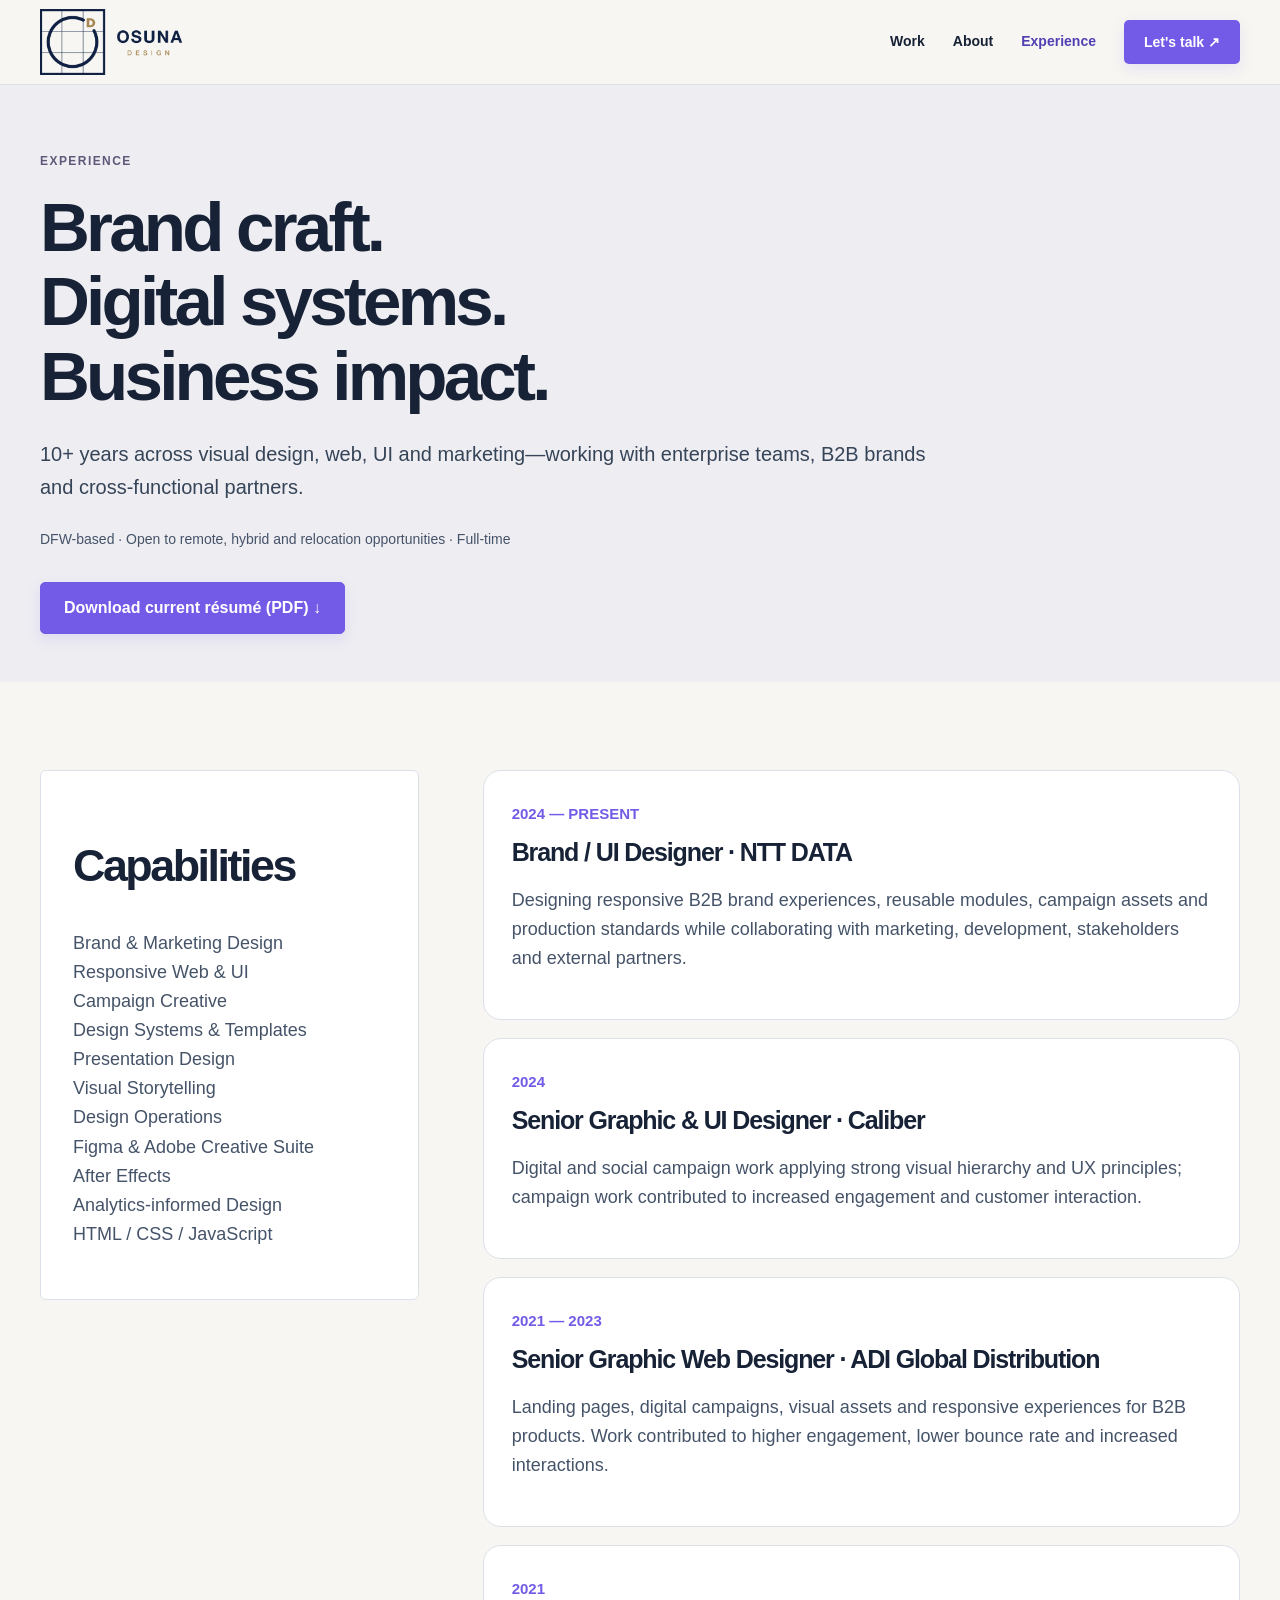
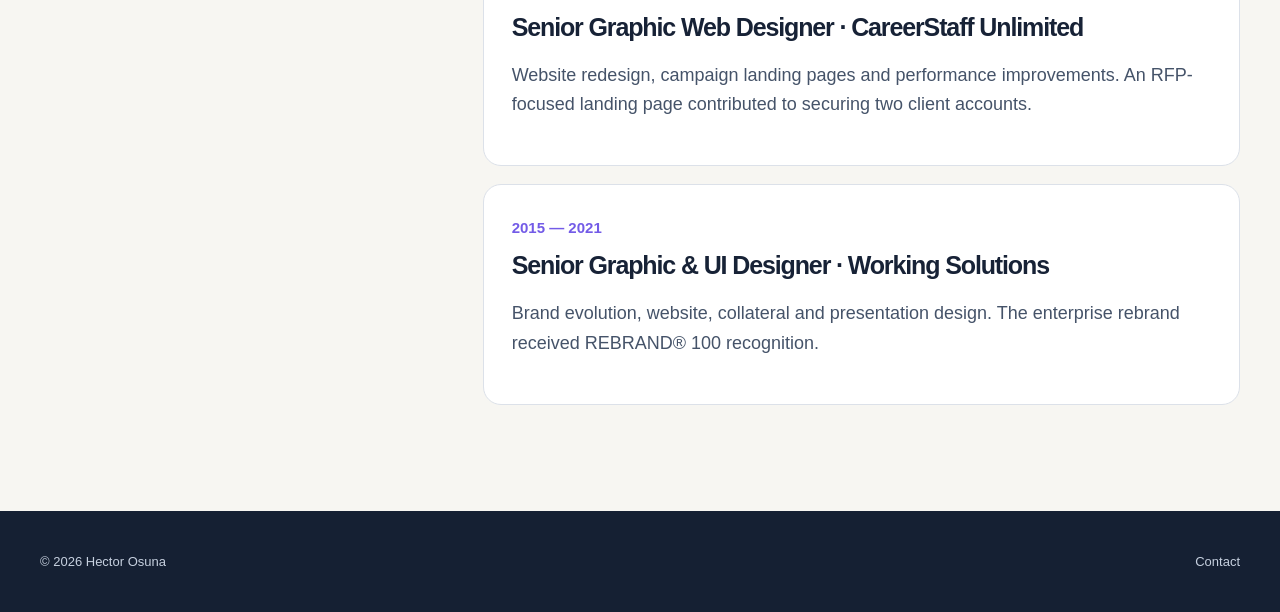
<file: resume.html>
<!doctype html><html lang="en"><head><meta charset="utf-8"><meta name="viewport" content="width=device-width,initial-scale=1"><title>Experience — Hector Osuna</title><link rel="icon" href="assets/favicon.svg" type="image/svg+xml"><link rel="alternate icon" href="assets/favicon.ico"><link rel="apple-touch-icon" href="assets/favicon-180.png"><link rel="stylesheet" href="styles.css"><link rel="stylesheet" href="editorial.css"><link rel="stylesheet" href="product-design.css"><link rel="stylesheet" href="brand-focus.css"></head><body class=" product-portfolio"><a class="skip-link" href="#main">Skip to content</a><nav class="nav"><div class="container navin"><a class="brand" href="index.html"><img src="assets/osuna-logo.png" alt="Osuna Design"></a><div class="navlinks"><a href="index.html#work">Work</a><a href="about.html">About</a><a href="resume.html">Experience</a><a class="btn dark" href="mailto:hosuna23@gmail.com">Let's talk ↗</a></div><button class="menu" aria-label="Open navigation">☰</button></div></nav><main id="main"><section class="case-hero"><div class="container"><div class="eyebrow">Experience</div><h1>Brand craft.<br>Digital systems.<br>Business impact.</h1><p class="lead">10+ years across visual design, web, UI and marketing—working with enterprise teams, B2B brands and cross-functional partners.</p><p class="relocation-note">DFW-based · Open to remote, hybrid and relocation opportunities · Full-time</p><div class="actions"><a class="btn dark" href="assets/Hector-Osuna-Resume.pdf" target="_blank" rel="noopener">Download current résumé (PDF) ↓</a></div></div></section><section><div class="container resume-grid"><aside><div class="case-block reveal"><h2>Capabilities</h2><p>Brand &amp; Marketing Design<br>Responsive Web &amp; UI<br>Campaign Creative<br>Design Systems &amp; Templates<br>Presentation Design<br>Visual Storytelling<br>Design Operations<br>Figma &amp; Adobe Creative Suite<br>After Effects<br>Analytics-informed Design<br>HTML / CSS / JavaScript</p></div></aside><div class="timeline"><div class="job reveal"><small>2024 — PRESENT</small><h3>Brand / UI Designer · NTT DATA</h3><p>Designing responsive B2B brand experiences, reusable modules, campaign assets and production standards while collaborating with marketing, development, stakeholders and external partners.</p></div><div class="job reveal"><small>2024</small><h3>Senior Graphic &amp; UI Designer · Caliber</h3><p>Digital and social campaign work applying strong visual hierarchy and UX principles; campaign work contributed to increased engagement and customer interaction.</p></div><div class="job reveal"><small>2021 — 2023</small><h3>Senior Graphic Web Designer · ADI Global Distribution</h3><p>Landing pages, digital campaigns, visual assets and responsive experiences for B2B products. Work contributed to higher engagement, lower bounce rate and increased interactions.</p></div><div class="job reveal"><small>2021</small><h3>Senior Graphic Web Designer · CareerStaff Unlimited</h3><p>Website redesign, campaign landing pages and performance improvements. An RFP-focused landing page contributed to securing two client accounts.</p></div><div class="job reveal"><small>2015 — 2021</small><h3>Senior Graphic &amp; UI Designer · Working Solutions</h3><p>Brand evolution, website, collateral and presentation design. The enterprise rebrand received REBRAND® 100 recognition.</p></div></div></div></section></main><footer class="footer"><div class="container footerin"><div>© <span data-year></span> Hector Osuna</div><a href="mailto:hosuna23@gmail.com">Contact</a></div></footer><script src="script.js"></script><script src="product-design.js"></script></body></html>
</file>
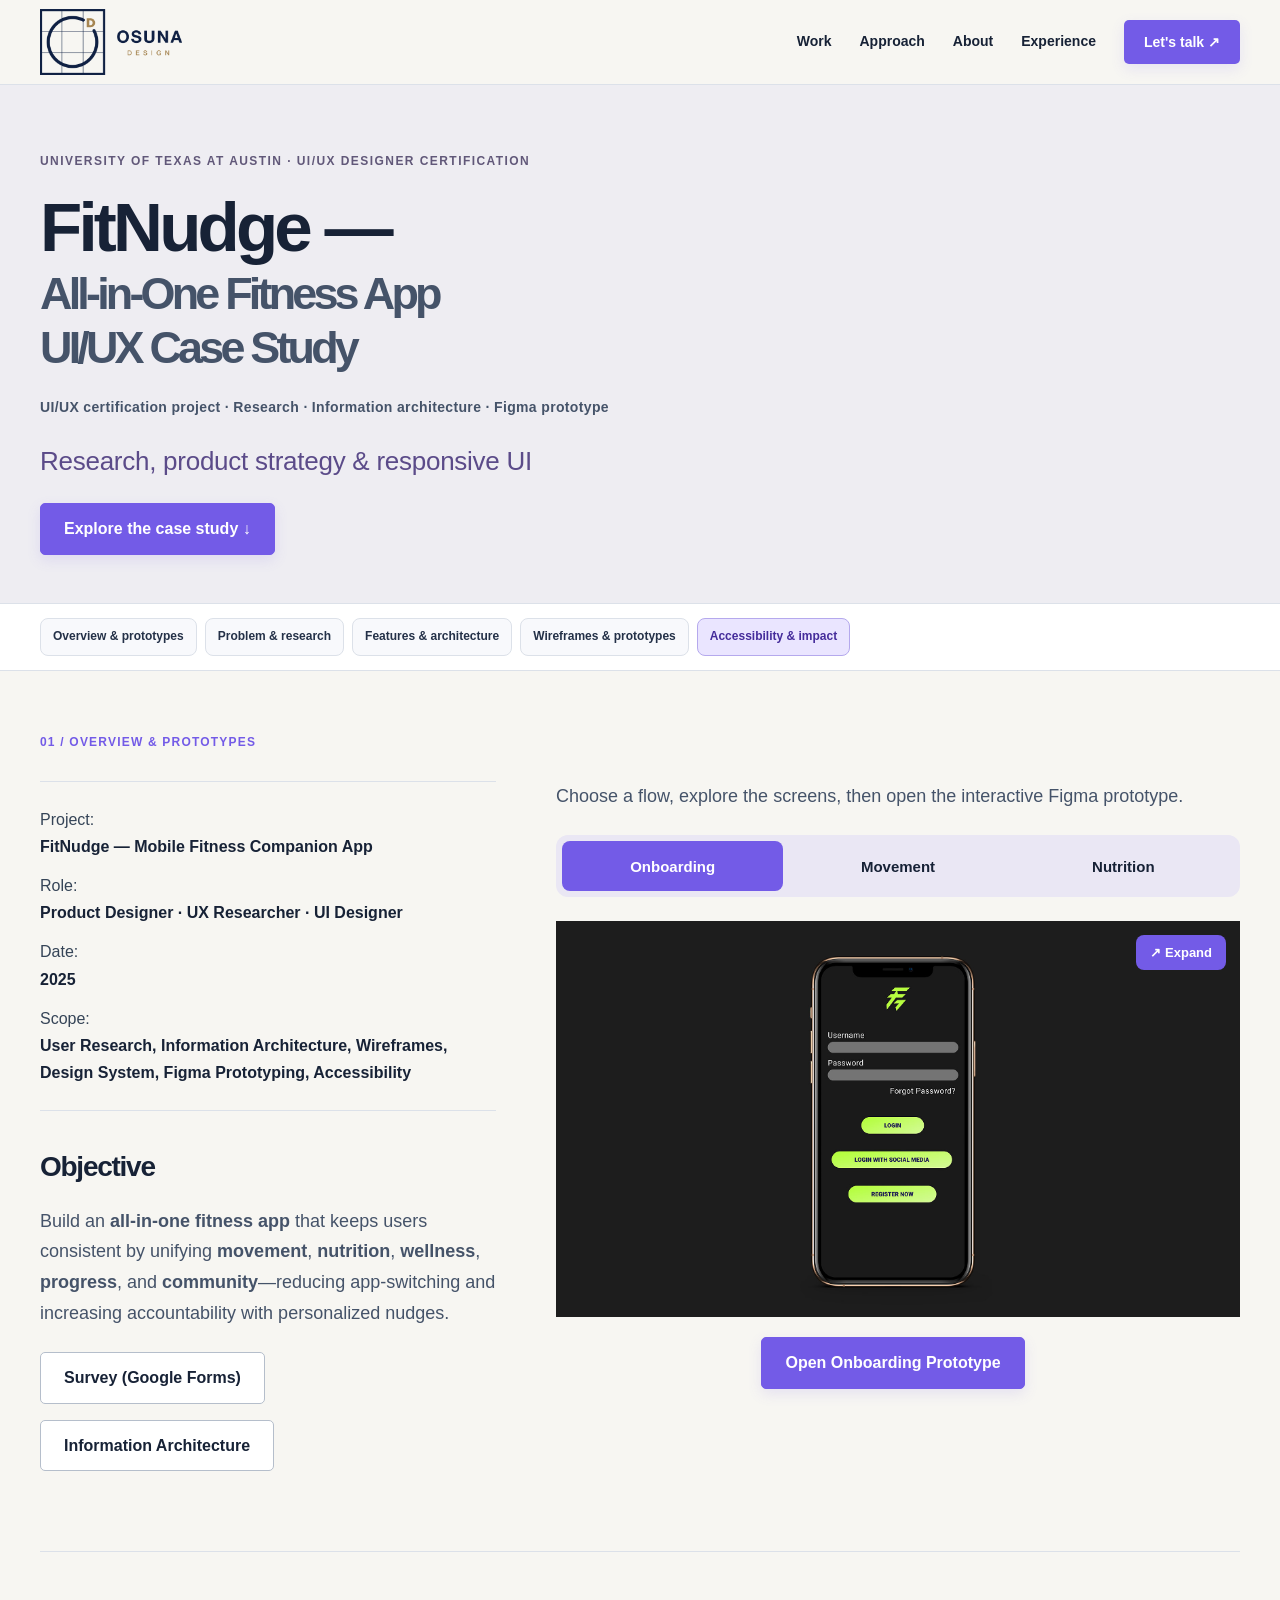
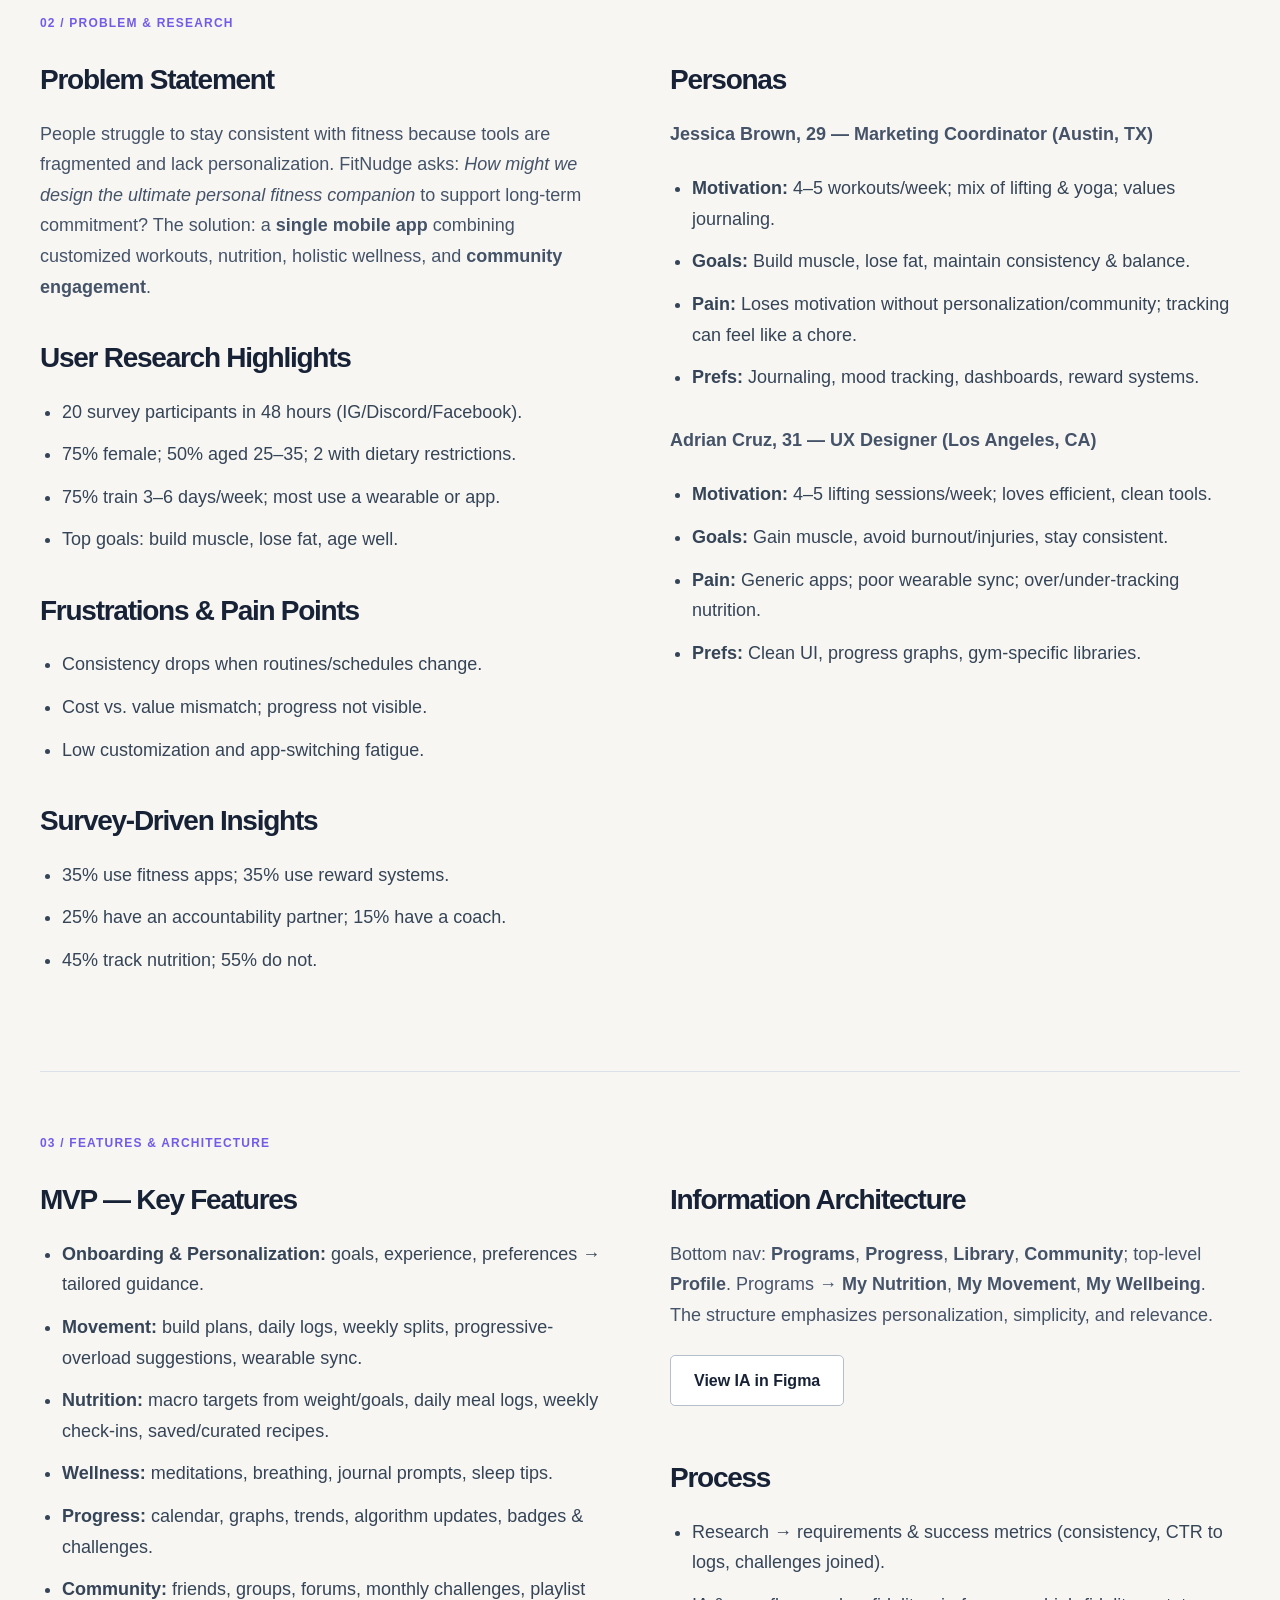
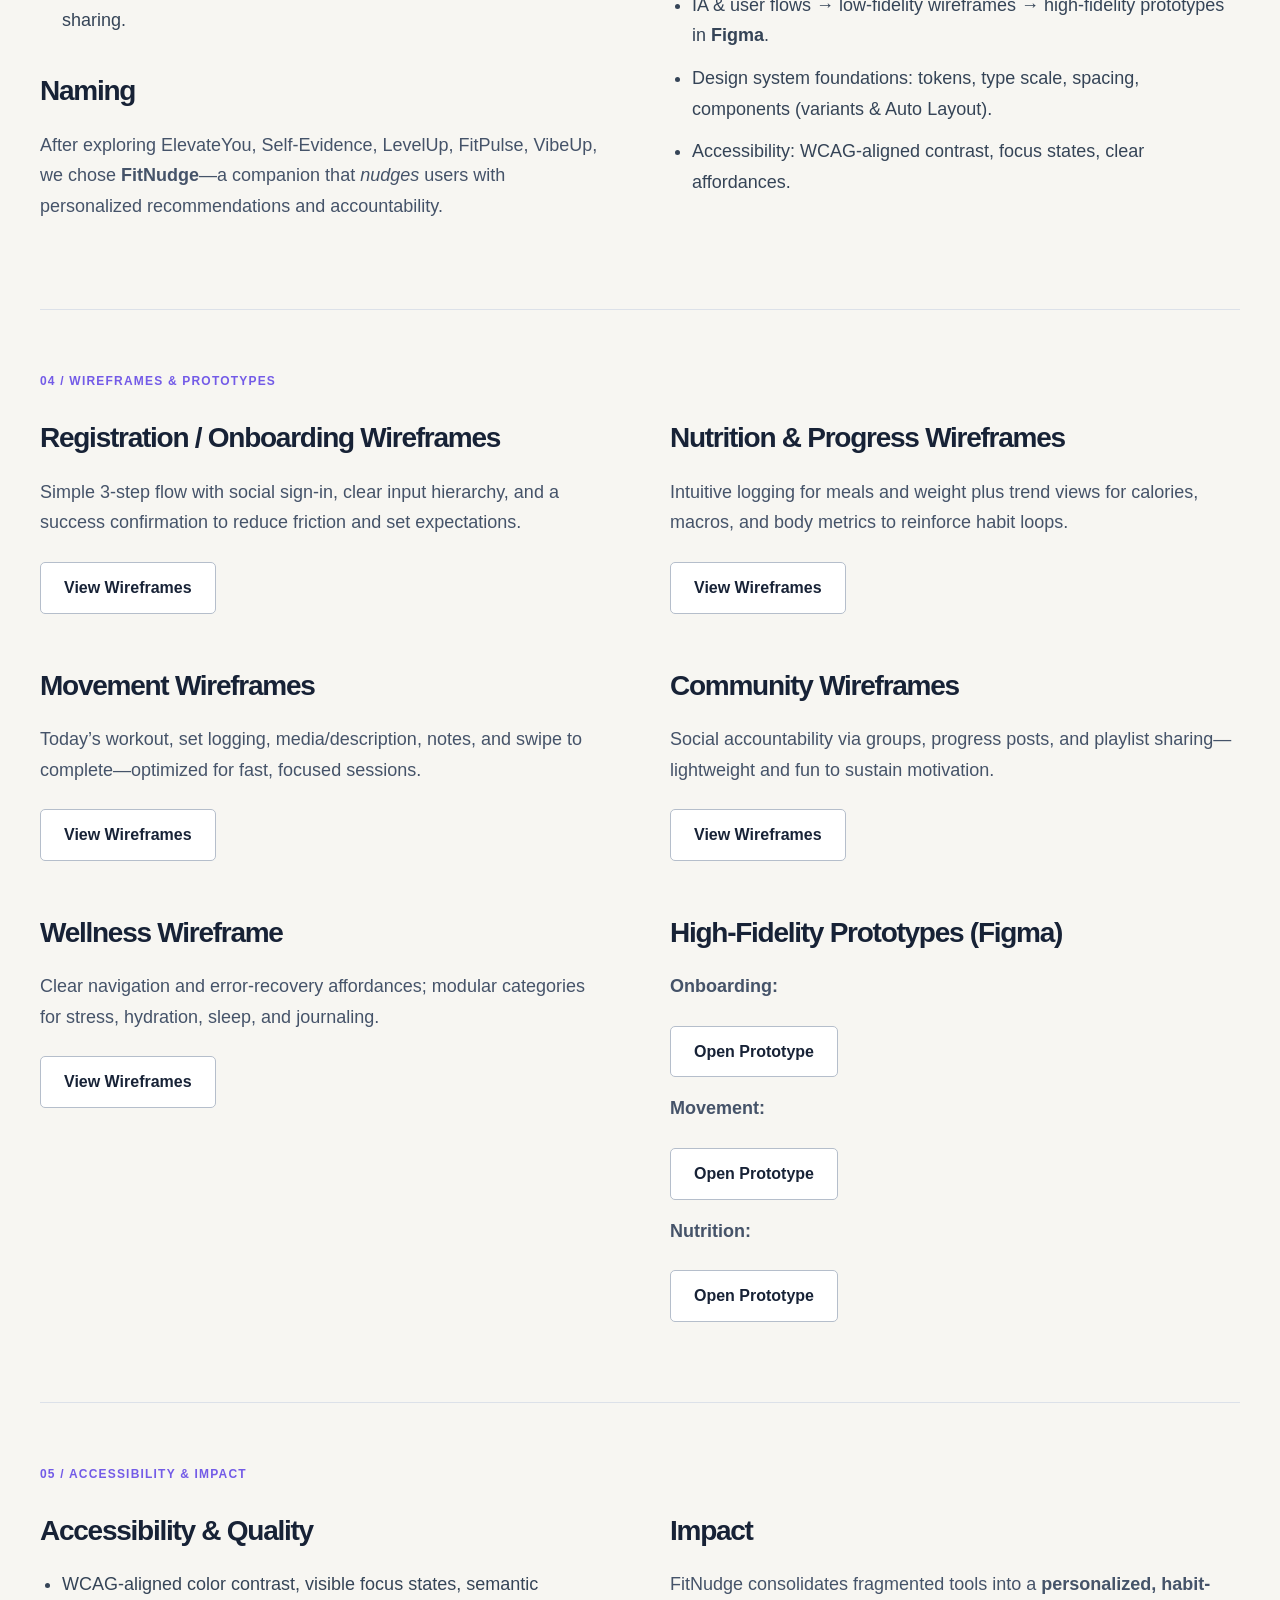
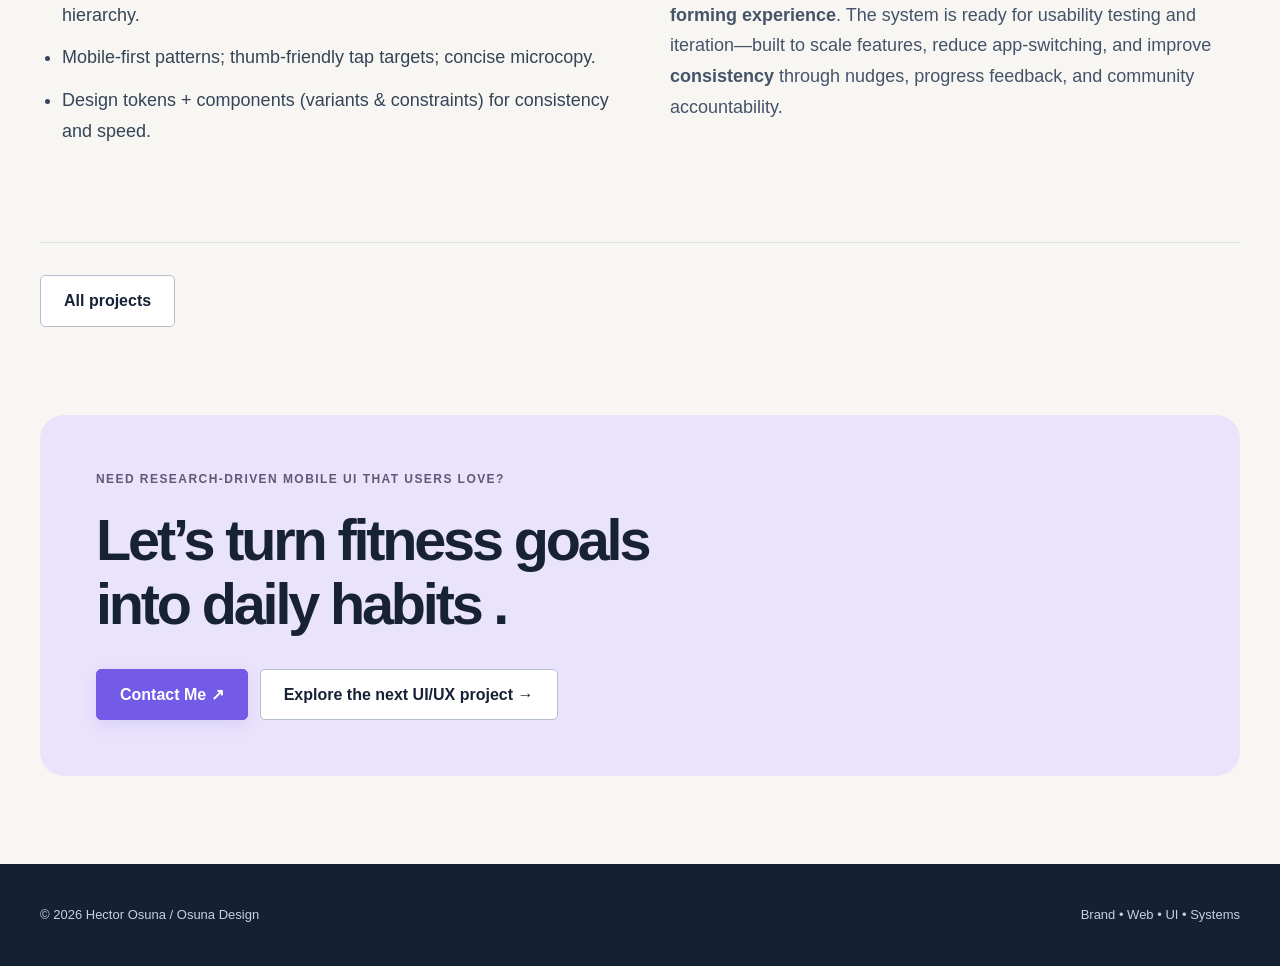
<file: ui-ux-fitnudge.html>
<!DOCTYPE html>
<html lang="en"><head><meta charset="utf-8"/><meta content="width=device-width,initial-scale=1" name="viewport"/><title>FitNudge — UI/UX Case Study — Hector Osuna</title><link href="assets/favicon.svg" rel="icon"/><link href="styles.css" rel="stylesheet"/><link href="editorial.css" rel="stylesheet"/><link href="ux-cases.css" rel="stylesheet"/><link href="product-design.css" rel="stylesheet"/><link href="brand-focus.css" rel="stylesheet"/><link href="mckesson.css" rel="stylesheet"/></head><body class="ux-case product-portfolio"><a class="skip-link" href="#main">Skip to content</a><nav class="nav"><div class="container navin"><a class="brand" href="index.html"><img alt="Osuna Design" src="assets/osuna-logo.png"/></a><div class="navlinks"><a href="index.html#work">Work</a><a href="index.html#approach">Approach</a><a href="about.html">About</a><a href="resume.html">Experience</a><a class="btn dark" href="mailto:hosuna23@gmail.com">Let's talk ↗</a></div><button aria-label="Open navigation" class="menu">☰</button></div></nav><main id="main"><header class="case-hero"><div class="container"><div class="eyebrow">University of Texas at Austin · UI/UX Designer Certification</div><h1>
                  FitNudge —
                  <span class="mil-thin">All-in-One Fitness App</span>
<span class="mil-thin">UI/UX Case Study</span>
</h1><p class="mck-context">UI/UX certification project · Research · Information architecture · Figma prototype</p>
<p class="case-sub">Research, product strategy &amp; responsive UI</p><a class="btn dark" href="#ux-section-0">Explore the case study ↓</a></div></header><div class="ux-jump"><div class="container"><a href="#ux-section-0">Overview &amp; prototypes</a><a href="#ux-section-1">Problem &amp; research</a><a href="#ux-section-2">Features &amp; architecture</a><a href="#ux-section-3">Wireframes &amp; prototypes</a><a href="#ux-section-4">Accessibility &amp; impact</a></div></div><section class="ux-case-content"><div class="container"><div class="container mil-p-120-120" id="project">
<div class="ux-row ux-overview" id="ux-section-0">
<div class="ux-section-label"><span>01 / Overview &amp; prototypes</span></div><div class="col-lg-4">
<div class="mil-p-0-120">
<ul class="mil-service-list mil-dark mil-mb-60">
<li class="mil-up">
                        Project: <span class="mil-dark">FitNudge — Mobile Fitness Companion App</span>
</li>
<li class="mil-up">
                        Role: <span class="mil-dark">Product Designer · UX Researcher · UI Designer</span>
</li>
<li class="mil-up">
                        Date: <span class="mil-dark">2025</span>
</li>
<li class="mil-up">
                        Scope: <span class="mil-dark">User Research, Information Architecture, Wireframes,
                          Design System, Figma Prototyping, Accessibility</span>
</li>
</ul>
<h3 class="mil-up mil-mb-30">Objective</h3>
<p class="mil-up mil-mb-30">
                      Build an <b>all-in-one fitness app</b> that keeps users
                      consistent by unifying <b>movement</b>, <b>nutrition</b>,
                      <b>wellness</b>, <b>progress</b>, and
                      <b>community</b>—reducing app-switching and increasing
                      accountability with personalized nudges.
                    </p>
<a class="btn" data-no-swup="" href="https://docs.google.com/forms/d/e/1FAIpQLSdjE2DbNEt9vTUiVBuJIlIOG8BJ8LylyXwkp6OnRPtDBx7w9Q/viewform" rel="noopener noreferrer" target="_blank"><span>Survey (Google Forms)</span></a>
<a class="btn" data-no-swup="" href="https://www.figma.com/proto/WpHs1OL1pxvpMgmox3JmTI/Capstone-Proj-Research?page-id=124%3A1046&amp;node-id=124-1047&amp;viewport=1511%2C566%2C0.25&amp;t=n5WUBvrK7TRAKCVX-1&amp;scaling=min-zoom&amp;content-scaling=fixed" rel="noopener noreferrer" target="_blank"><span>Information Architecture</span></a>
</div>
</div>
<div class="col-lg-7">
<p class="ux-interaction-cue">Choose a flow, explore the screens, then open the interactive Figma prototype.</p><div aria-label="Explore FitNudge prototype flows" class="ux-prototype-tabs" role="tablist"><button aria-controls="prototype-0" aria-selected="true" id="prototype-tab-0" role="tab" tabindex="0" type="button">Onboarding</button><button aria-controls="prototype-1" aria-selected="false" id="prototype-tab-1" role="tab" tabindex="-1" type="button">Movement</button><button aria-controls="prototype-2" aria-selected="false" id="prototype-tab-2" role="tab" tabindex="-1" type="button">Nutrition</button></div><div aria-labelledby="prototype-tab-0" class="ux-prototype-panel" id="prototype-0" role="tabpanel">
<div class="mil-image-frame mil-horizontal">
<button aria-label="Expand FitNudge onboarding prototype" class="ux-image-expand" type="button"><img alt="FitNudge onboarding prototype" loading="lazy" src="assets/ux/img/works/15/1.jpg"/>
</button></div>
<br/>
<div class="mil-mt-20" style="text-align: center">
<a class="btn dark" data-no-swup="" href="https://www.figma.com/proto/B6Sy3W6D9P41Tn1zrAX3lU/Web---Capstone-Project-Research-Audit-HJO?page-id=35230%3A24087&amp;node-id=35230-24141&amp;viewport=504%2C454%2C0.26&amp;t=nZVIvfUIJ1YbfPdW-1&amp;scaling=scale-down-width&amp;content-scaling=fixed" rel="noopener noreferrer" target="_blank">
<span>Open Onboarding Prototype</span>
</a>
</div>
</div>
<div aria-labelledby="prototype-tab-1" class="ux-prototype-panel" hidden="" id="prototype-1" role="tabpanel" style="text-align: center">
<div class="mil-image-frame mil-horizontal">
<button aria-label="Expand FitNudge movement prototype" class="ux-image-expand" type="button"><img alt="FitNudge movement prototype" loading="lazy" src="assets/ux/img/works/15/2.jpg"/>
</button></div>
<br/>
<div class="mil-mt-20" style="text-align: center">
<a class="btn dark" data-no-swup="" href="https://www.figma.com/proto/B6Sy3W6D9P41Tn1zrAX3lU/Web---Capstone-Project-Research-Audit-HJO?page-id=35230%3A25680&amp;node-id=35230-25712&amp;viewport=348%2C60%2C0.25&amp;t=C1TKmtALDPb3HSD3-1&amp;scaling=scale-down-width&amp;content-scaling=fixed" rel="noopener noreferrer" target="_blank">
<span>Open Movement Prototype</span>
</a>
</div>
</div>
<div aria-labelledby="prototype-tab-2" class="ux-prototype-panel" hidden="" id="prototype-2" role="tabpanel">
<div class="mil-image-frame mil-horizontal">
<button aria-label="Expand FitNudge nutrition &amp; progress prototype" class="ux-image-expand" type="button"><img alt="FitNudge nutrition &amp; progress prototype" loading="lazy" src="assets/ux/img/works/15/3.jpg"/>
</button></div>
<br/>
<div class="mil-mt-20" style="text-align: center">
<a class="btn dark" data-no-swup="" href="https://www.figma.com/proto/B6Sy3W6D9P41Tn1zrAX3lU/Web---Capstone-Project-Research-Audit-HJO?page-id=35230%3A26876&amp;node-id=35230-26921&amp;viewport=225%2C60%2C0.37&amp;t=7U2d2qFyoCdVsE2s-1&amp;scaling=scale-down-width&amp;content-scaling=fixed" rel="noopener noreferrer" target="_blank">
<span>Open Nutrition Prototype</span>
</a>
</div>
</div>
</div>
</div>
<div class="ux-row" id="ux-section-1">
<div class="ux-section-label"><span>02 / Problem &amp; research</span></div><div class="col-lg-5 mil-mb-60">
<h3 class="mil-mb-15">Problem Statement</h3>
<p>
                    People struggle to stay consistent with fitness because
                    tools are fragmented and lack personalization. FitNudge
                    asks:
                    <i>How might we design the ultimate personal fitness
                      companion</i>
                    to support long-term commitment? The solution: a
                    <b>single mobile app</b> combining customized workouts,
                    nutrition, holistic wellness, and
                    <b>community engagement</b>.
                  </p>
<h3 class="mil-mb-15 mil-mt-30">User Research Highlights</h3>
<ul class="mil-service-list mil-dark mil-mb-30">
<li>
                      20 survey participants in 48 hours (IG/Discord/Facebook).
                    </li>
<li>
                      75% female; 50% aged 25–35; 2 with dietary restrictions.
                    </li>
<li>
                      75% train 3–6 days/week; most use a wearable or app.
                    </li>
<li>Top goals: build muscle, lose fat, age well.</li>
</ul>
<h3 class="mil-mb-15">Frustrations &amp; Pain Points</h3>
<ul class="mil-service-list mil-dark mil-mb-30">
<li>Consistency drops when routines/schedules change.</li>
<li>Cost vs. value mismatch; progress not visible.</li>
<li>Low customization and app-switching fatigue.</li>
</ul>
<h3 class="mil-mb-15">Survey-Driven Insights</h3>
<ul class="mil-service-list mil-dark mil-mb-0">
<li>35% use fitness apps; 35% use reward systems.</li>
<li>
                      25% have an accountability partner; 15% have a coach.
                    </li>
<li>45% track nutrition; 55% do not.</li>
</ul>
</div>
<div class="col-lg-5 mil-mb-60">
<h3 class="mil-mb-15">Personas</h3>
<p class="mil-up">
<b>Jessica Brown, 29 — Marketing Coordinator (Austin, TX)</b>
</p>
<ul class="mil-service-list mil-dark mil-mb-20">
<li>
<b>Motivation:</b> 4–5 workouts/week; mix of lifting &amp;
                      yoga; values journaling.
                    </li>
<li>
<b>Goals:</b> Build muscle, lose fat, maintain consistency
                      &amp; balance.
                    </li>
<li>
<b>Pain:</b> Loses motivation without
                      personalization/community; tracking can feel like a chore.
                    </li>
<li>
<b>Prefs:</b> Journaling, mood tracking, dashboards,
                      reward systems.
                    </li>
</ul>
<p class="mil-up">
<b>Adrian Cruz, 31 — UX Designer (Los Angeles, CA)</b>
</p>
<ul class="mil-service-list mil-dark mil-mb-0">
<li>
<b>Motivation:</b> 4–5 lifting sessions/week; loves
                      efficient, clean tools.
                    </li>
<li>
<b>Goals:</b> Gain muscle, avoid burnout/injuries, stay
                      consistent.
                    </li>
<li>
<b>Pain:</b> Generic apps; poor wearable sync;
                      over/under-tracking nutrition.
                    </li>
<li>
<b>Prefs:</b> Clean UI, progress graphs, gym-specific
                      libraries.
                    </li>
</ul>
</div>
</div>
<div class="ux-row" id="ux-section-2">
<div class="ux-section-label"><span>03 / Features &amp; architecture</span></div><div class="col-lg-5 mil-mb-60">
<h3 class="mil-mb-15">MVP — Key Features</h3>
<ul class="mil-service-list mil-dark mil-mb-30">
<li>
<b>Onboarding &amp; Personalization:</b> goals, experience,
                      preferences → tailored guidance.
                    </li>
<li>
<b>Movement:</b> build plans, daily logs, weekly splits,
                      progressive-overload suggestions, wearable sync.
                    </li>
<li>
<b>Nutrition:</b> macro targets from weight/goals, daily
                      meal logs, weekly check-ins, saved/curated recipes.
                    </li>
<li>
<b>Wellness:</b> meditations, breathing, journal prompts,
                      sleep tips.
                    </li>
<li>
<b>Progress:</b> calendar, graphs, trends, algorithm
                      updates, badges &amp; challenges.
                    </li>
<li>
<b>Community:</b> friends, groups, forums, monthly
                      challenges, playlist sharing.
                    </li>
</ul>
<h3 class="mil-mb-15">Naming</h3>
<p>
                    After exploring ElevateYou, Self-Evidence, LevelUp,
                    FitPulse, VibeUp, we chose <b>FitNudge</b>—a companion that
                    <em>nudges</em> users with personalized recommendations and
                    accountability.
                  </p>
</div>
<div class="col-lg-5 mil-mb-60">
<h3 class="mil-mb-15">Information Architecture</h3>
<p>
                    Bottom nav: <b>Programs</b>, <b>Progress</b>,
                    <b>Library</b>, <b>Community</b>; top-level <b>Profile</b>.
                    Programs → <b>My Nutrition</b>, <b>My Movement</b>,
                    <b>My Wellbeing</b>. The structure emphasizes
                    personalization, simplicity, and relevance.
                  </p>
<a class="btn" data-no-swup="" href="https://www.figma.com/proto/WpHs1OL1pxvpMgmox3JmTI/Capstone-Proj-Research?page-id=124%3A1046&amp;node-id=124-1047&amp;viewport=1511%2C566%2C0.25&amp;t=n5WUBvrK7TRAKCVX-1&amp;scaling=min-zoom&amp;content-scaling=fixed" rel="noopener noreferrer" target="_blank"><span>View IA in Figma</span></a>
<h3 class="mil-mb-15 mil-mt-30">Process</h3>
<ul class="mil-service-list mil-dark mil-mb-0">
<li>
                      Research → requirements &amp; success metrics (consistency,
                      CTR to logs, challenges joined).
                    </li>
<li>
                      IA &amp; user flows → low-fidelity wireframes → high-fidelity
                      prototypes in <b>Figma</b>.
                    </li>
<li>
                      Design system foundations: tokens, type scale, spacing,
                      components (variants &amp; Auto Layout).
                    </li>
<li>
                      Accessibility: WCAG-aligned contrast, focus states, clear
                      affordances.
                    </li>
</ul>
</div>
</div>
<div class="ux-row" id="ux-section-3">
<div class="ux-section-label"><span>04 / Wireframes &amp; prototypes</span></div><div class="col-lg-5 mil-mb-60">
<h3 class="mil-mb-15">
                    Registration / Onboarding Wireframes
                  </h3>
<p>
                    Simple 3-step flow with social sign-in, clear input
                    hierarchy, and a success confirmation to reduce friction and
                    set expectations.
                  </p>
<a class="btn" data-no-swup="" href="https://www.figma.com/proto/B6Sy3W6D9P41Tn1zrAX3lU/Capstone-Project-Research-Audit-HJO?page-id=35158%3A1646&amp;node-id=35158-1649&amp;viewport=304%2C45%2C0.05&amp;t=Q7dWO42oSVqzuHrM-1&amp;scaling=contain&amp;content-scaling=fixed" rel="noopener noreferrer" target="_blank"><span>View Wireframes</span></a>
<h3 class="mil-mb-15 mil-mt-30">Movement Wireframes</h3>
<p>
                    Today’s workout, set logging, media/description, notes, and
                    swipe to complete—optimized for fast, focused sessions.
                  </p>
<a class="btn" data-no-swup="" href="https://www.figma.com/proto/B6Sy3W6D9P41Tn1zrAX3lU/Capstone-Project-Research-Audit-HJO?page-id=35158%3A1792&amp;node-id=35158-1795&amp;viewport=304%2C45%2C0.05&amp;t=5R1V0k2TybF8RrAX-1&amp;scaling=min-zoom&amp;content-scaling=fixed" rel="noopener noreferrer" target="_blank"><span>View Wireframes</span></a>
<h3 class="mil-mb-15 mil-mt-30">Wellness Wireframe</h3>
<p>
                    Clear navigation and error-recovery affordances; modular
                    categories for stress, hydration, sleep, and journaling.
                  </p>
<a class="btn" data-no-swup="" href="https://www.figma.com/proto/B6Sy3W6D9P41Tn1zrAX3lU/Capstone-Project-Research-Audit-HJO?page-id=35158%3A3464&amp;node-id=35158-3468&amp;viewport=-758%2C-1272%2C0.25&amp;t=P4ISFLA67rUFdprZ-1&amp;scaling=scale-down-width&amp;content-scaling=fixed" rel="noopener noreferrer" target="_blank"><span>View Wireframes</span></a>
</div>
<div class="col-lg-5 mil-mb-60">
<h3 class="mil-mb-15">Nutrition &amp; Progress Wireframes</h3>
<p>
                    Intuitive logging for meals and weight plus trend views for
                    calories, macros, and body metrics to reinforce habit loops.
                  </p>
<a class="btn" data-no-swup="" href="https://www.figma.com/proto/B6Sy3W6D9P41Tn1zrAX3lU/Capstone-Project-Research-Audit-HJO?page-id=35158%3A2396&amp;node-id=35158-2399&amp;viewport=118%2C45%2C0.05&amp;t=q4pOqJWZSBzVj8Ed-1&amp;scaling=scale-down-width&amp;content-scaling=fixed" rel="noopener noreferrer" target="_blank"><span>View Wireframes</span></a>
<h3 class="mil-mb-15 mil-mt-30">Community Wireframes</h3>
<p>
                    Social accountability via groups, progress posts, and
                    playlist sharing—lightweight and fun to sustain motivation.
                  </p>
<a class="btn" data-no-swup="" href="https://www.figma.com/proto/B6Sy3W6D9P41Tn1zrAX3lU/Capstone-Project-Research-Audit-HJO?page-id=35158%3A3528&amp;node-id=35223-2398&amp;viewport=-109%2C-1015%2C0.13&amp;t=8C4LpfVbCvhWIyf3-1&amp;scaling=scale-down-width&amp;content-scaling=fixed" rel="noopener noreferrer" target="_blank"><span>View Wireframes</span></a>
<h3 class="mil-mb-15 mil-mt-30">
                    High-Fidelity Prototypes (Figma)
                  </h3>
<p class="mil-mb-10"><b>Onboarding:</b></p>
<a class="btn" data-no-swup="" href="https://www.figma.com/proto/B6Sy3W6D9P41Tn1zrAX3lU/Web---Capstone-Project-Research-Audit-HJO?page-id=35230%3A24087&amp;node-id=35230-24141&amp;viewport=504%2C454%2C0.26&amp;t=nZVIvfUIJ1YbfPdW-1&amp;scaling=scale-down-width&amp;content-scaling=fixed" rel="noopener noreferrer" target="_blank"><span>Open Prototype</span></a>
<p class="mil-mt-20 mil-mb-10"><b>Movement:</b></p>
<a class="btn" data-no-swup="" href="https://www.figma.com/proto/B6Sy3W6D9P41Tn1zrAX3lU/Web---Capstone-Project-Research-Audit-HJO?page-id=35230%3A25680&amp;node-id=35230-25712&amp;viewport=348%2C60%2C0.25&amp;t=C1TKmtALDPb3HSD3-1&amp;scaling=scale-down-width&amp;content-scaling=fixed" rel="noopener noreferrer" target="_blank"><span>Open Prototype</span></a>
<p class="mil-mt-20 mil-mb-10"><b>Nutrition:</b></p>
<a class="btn" data-no-swup="" href="https://www.figma.com/proto/B6Sy3W6D9P41Tn1zrAX3lU/Web---Capstone-Project-Research-Audit-HJO?page-id=35230%3A26876&amp;node-id=35230-26921&amp;viewport=225%2C60%2C0.37&amp;t=7U2d2qFyoCdVsE2s-1&amp;scaling=scale-down-width&amp;content-scaling=fixed" rel="noopener noreferrer" target="_blank"><span>Open Prototype</span></a>
</div>
</div>
<div class="ux-row" id="ux-section-4">
<div class="ux-section-label"><span>05 / Accessibility &amp; impact</span></div><div class="col-lg-5 mil-mb-60">
<h3 class="mil-mb-15">Accessibility &amp; Quality</h3>
<ul class="mil-service-list mil-dark mil-mb-30">
<li>
                      WCAG-aligned color contrast, visible focus states,
                      semantic hierarchy.
                    </li>
<li>
                      Mobile-first patterns; thumb-friendly tap targets; concise
                      microcopy.
                    </li>
<li>
                      Design tokens + components (variants &amp; constraints) for
                      consistency and speed.
                    </li>
</ul>
</div>
<div class="col-lg-5 mil-mb-60">
<h3 class="mil-mb-15">Impact</h3>
<p class="mil-up mil-mb-0">
                    FitNudge consolidates fragmented tools into a
                    <b>personalized, habit-forming experience</b>. The system is
                    ready for usability testing and iteration—built to scale
                    features, reduce app-switching, and improve
                    <b>consistency</b> through nudges, progress feedback, and
                    community accountability.
                  </p>
</div>
</div>
<div class="mil-works-nav mil-up">
<a class="btn" href="index.html#work"><span>All projects</span></a>
</div>
</div>
</div></section><section><div class="container"><div class="cta"><div class="eyebrow">Need research-driven mobile UI that users love?</div><h2>Let’s turn  fitness goals  into
                   daily habits .</h2><div class="actions"><a class="btn dark" href="mailto:hosuna23@gmail.com">Contact Me ↗</a><a class="btn" href="music-streaming-app.html">Explore the next UI/UX project →</a></div></div></div></section></main><footer class="footer"><div class="container footerin"><div>© <span data-year=""></span> Hector Osuna / Osuna Design</div><div>Brand • Web • UI • Systems</div></div></footer>
<dialog class="ux-lightbox"><div class="ux-lightbox-bar"><span>Project image</span><button class="btn" data-close="" type="button">Close ×</button></div><img alt=""/></dialog><script src="script.js"></script><script src="ux-cases.js"></script><script src="product-design.js"></script></body></html>
</file>
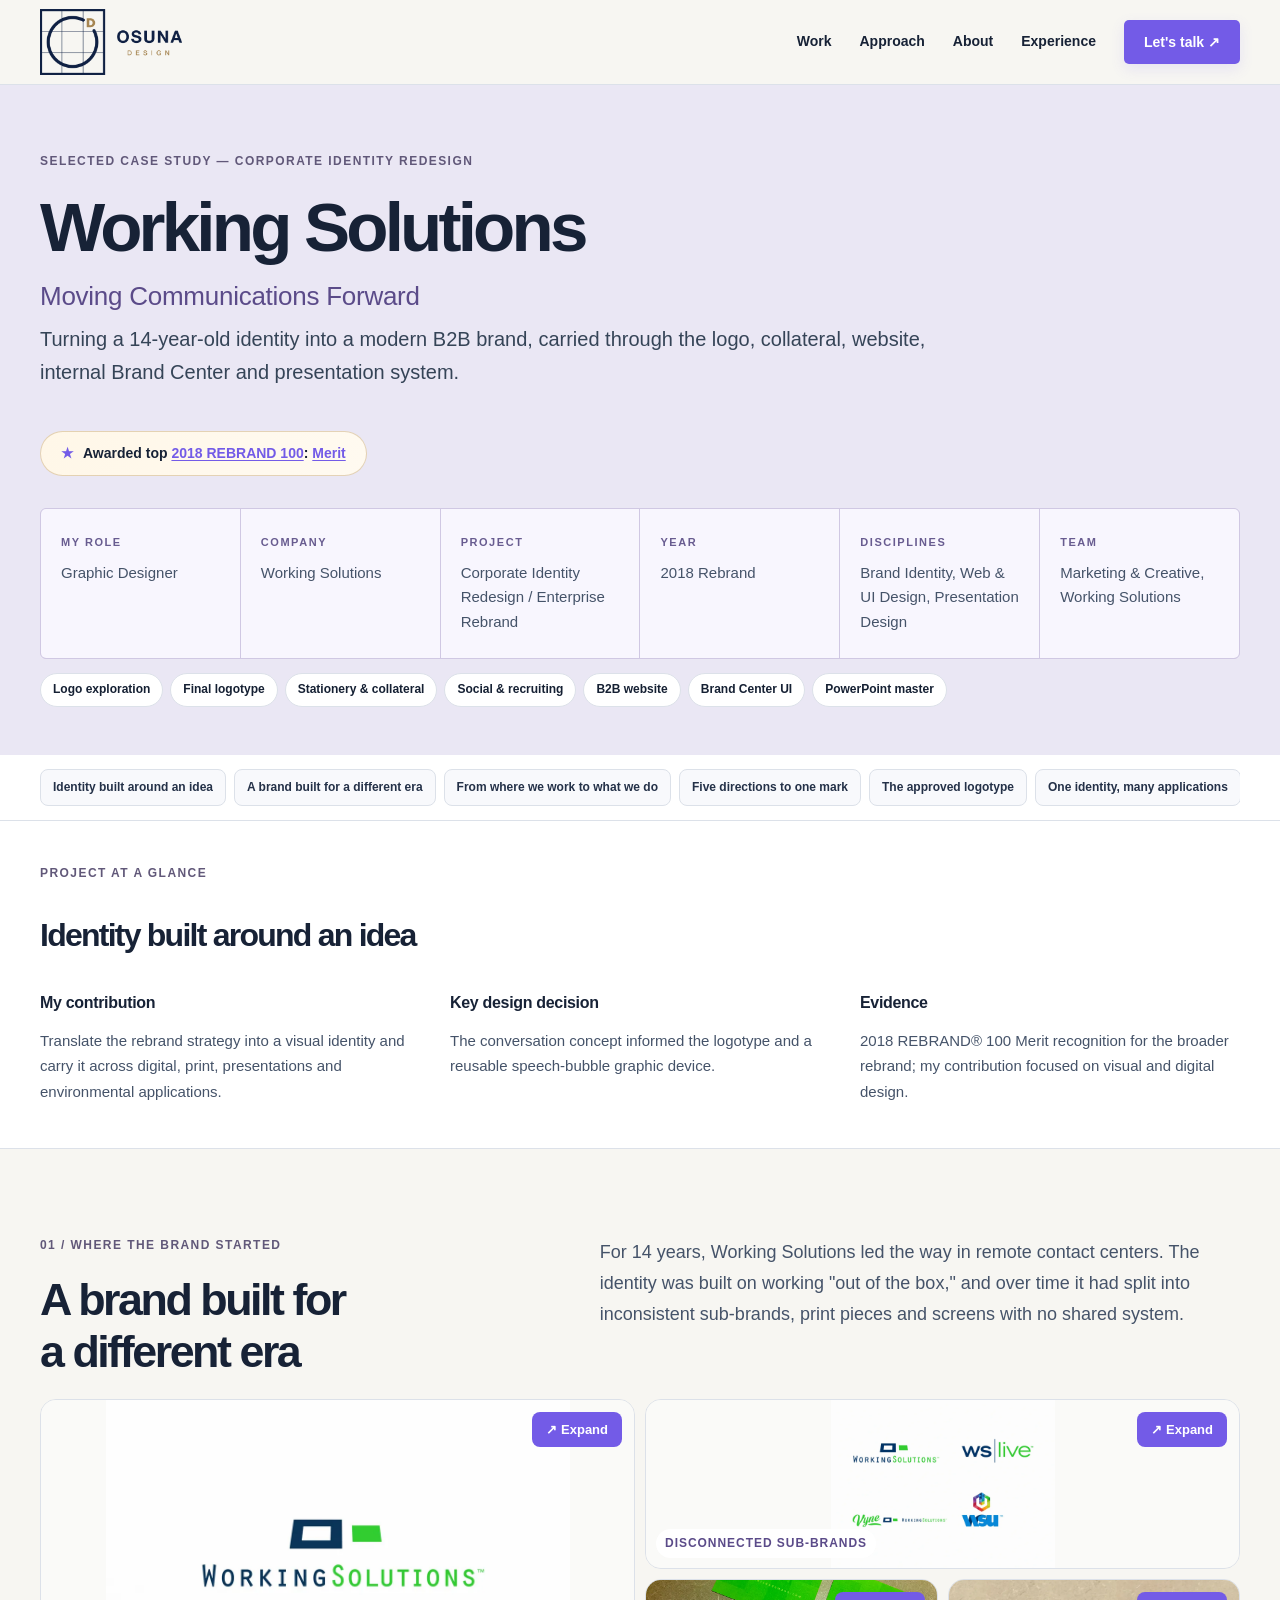
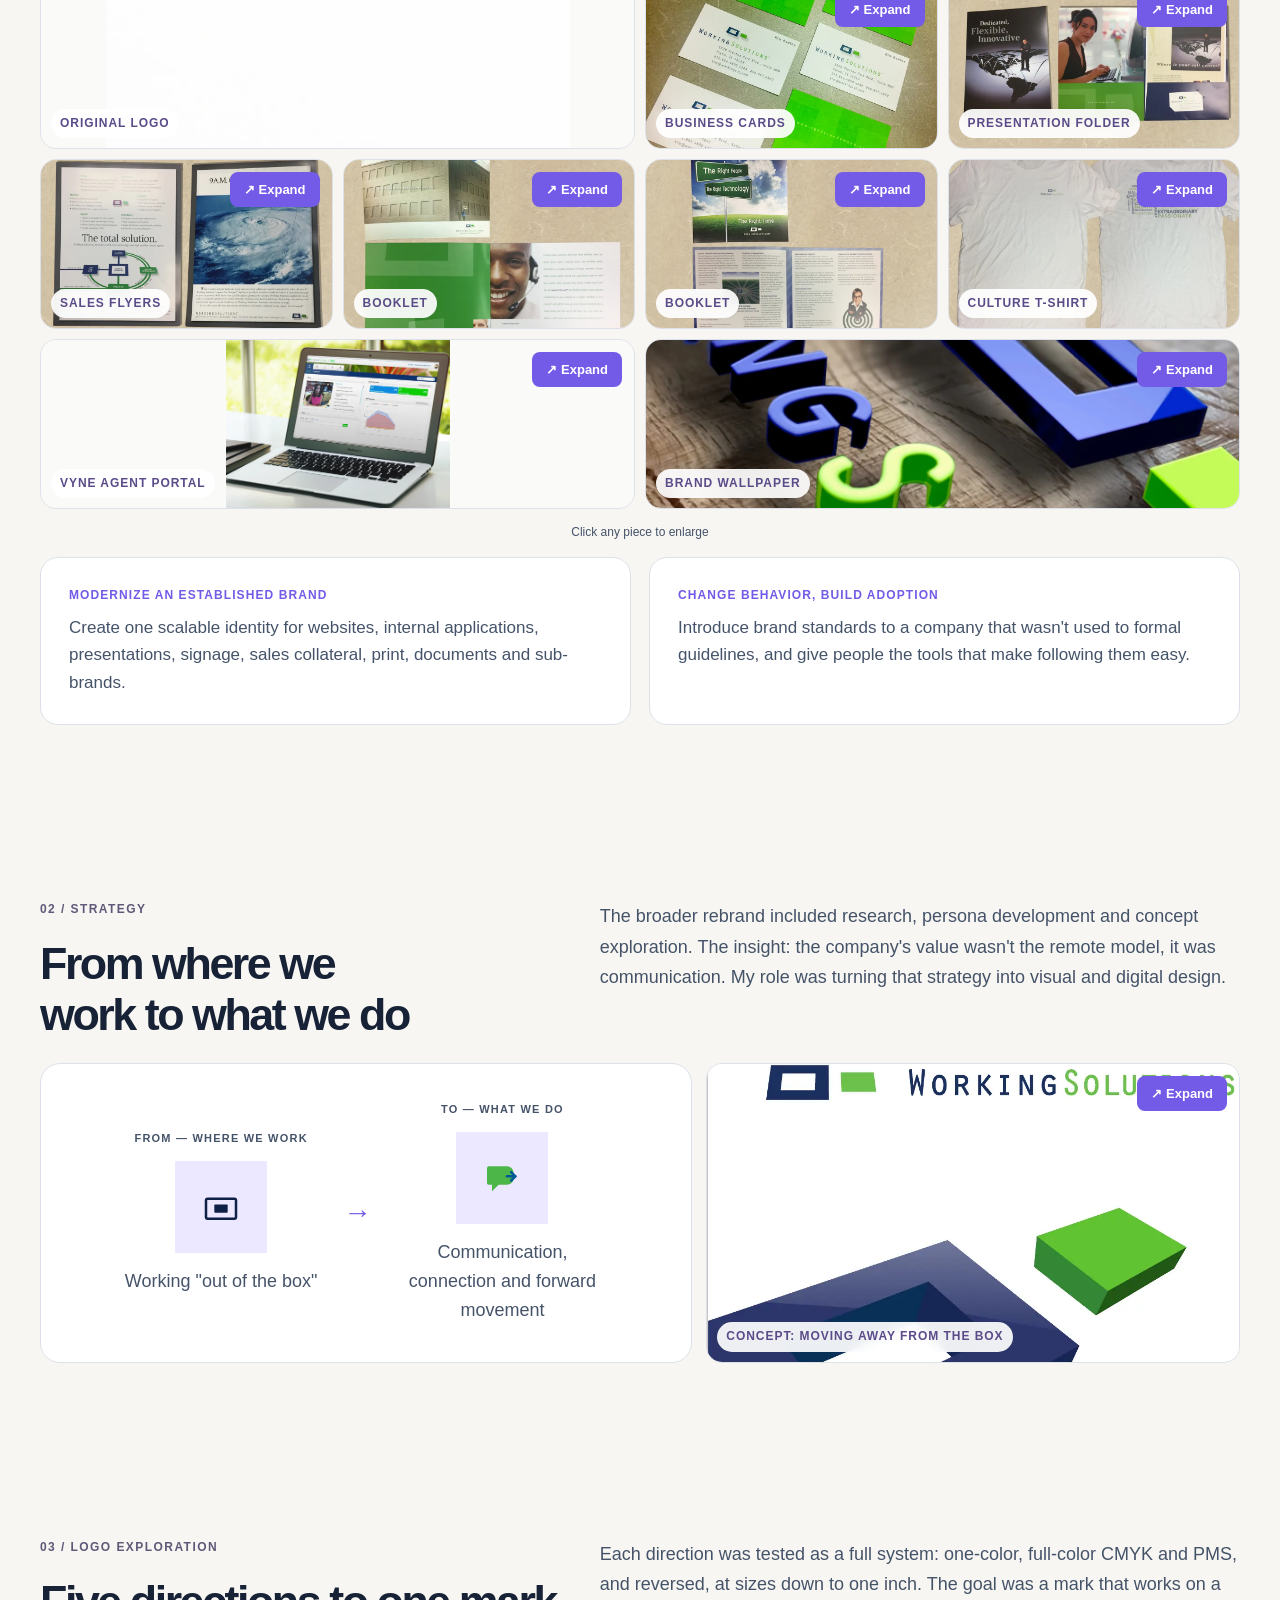
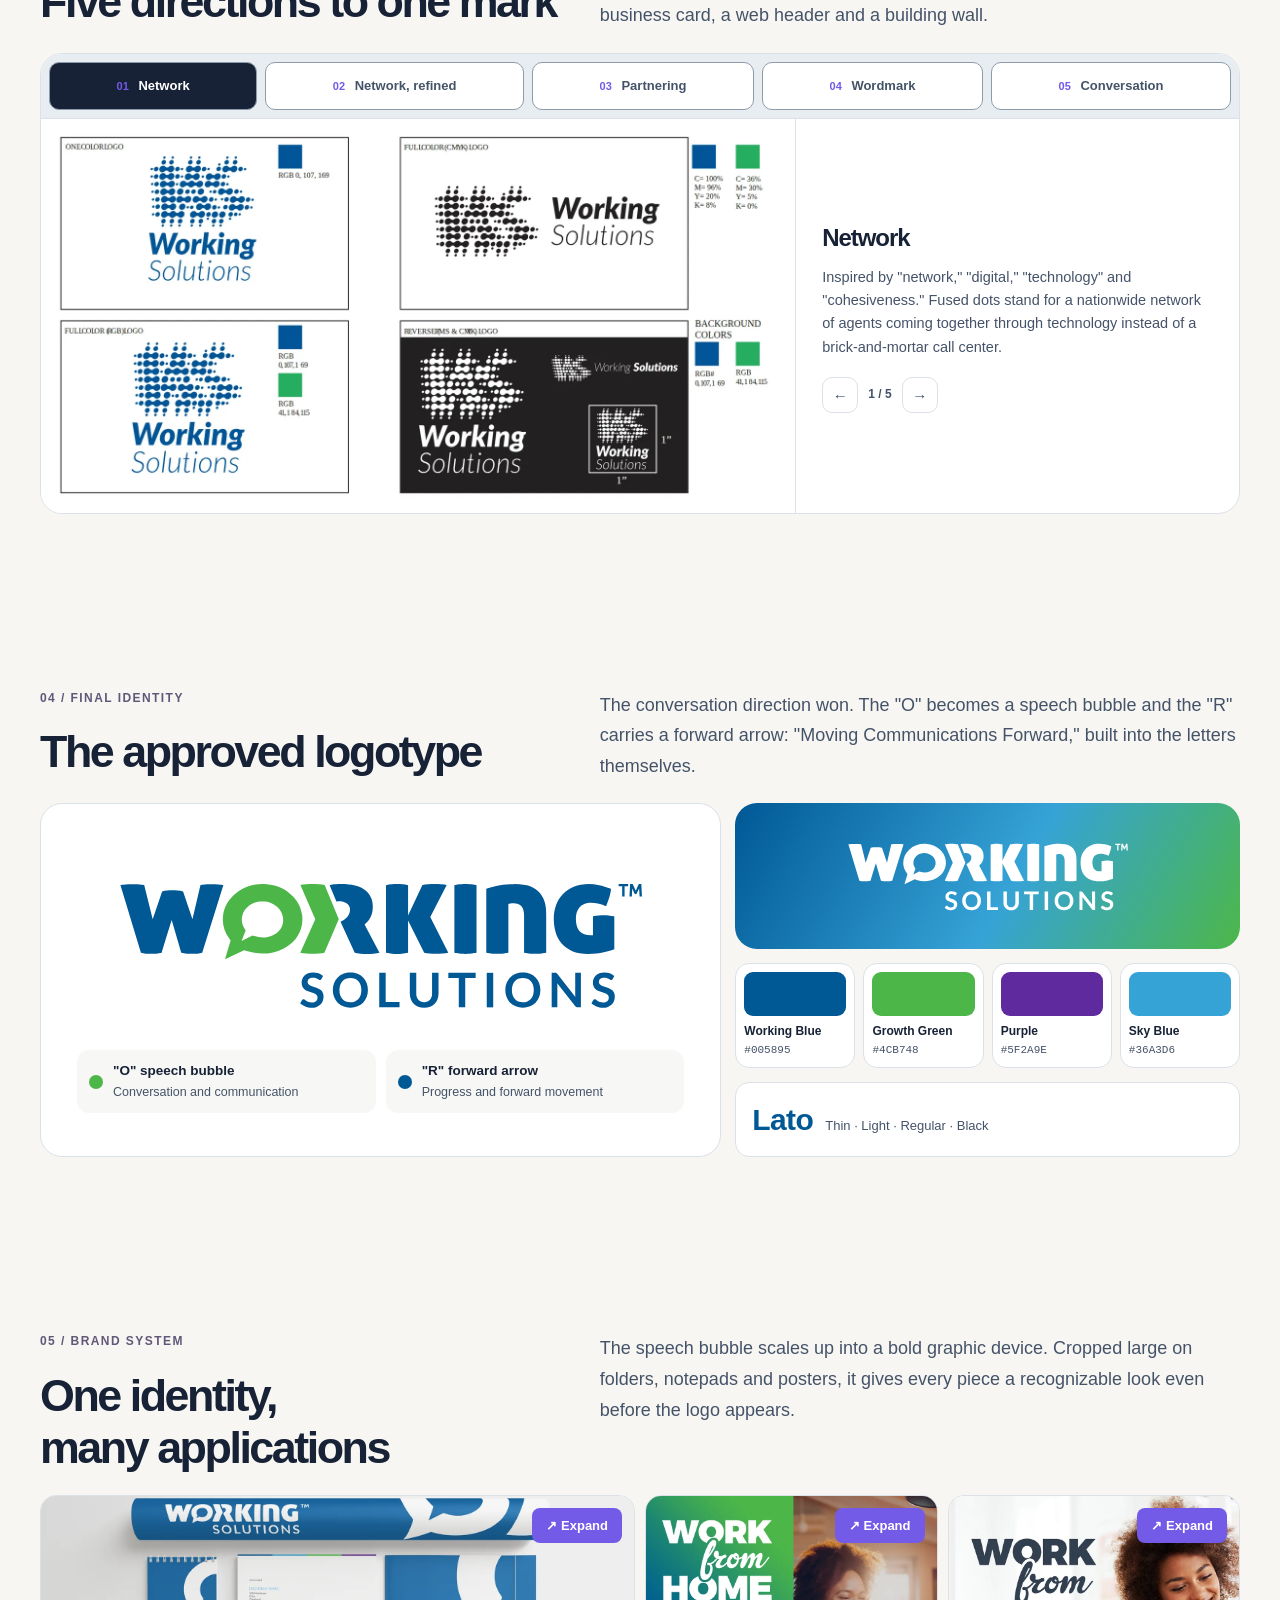
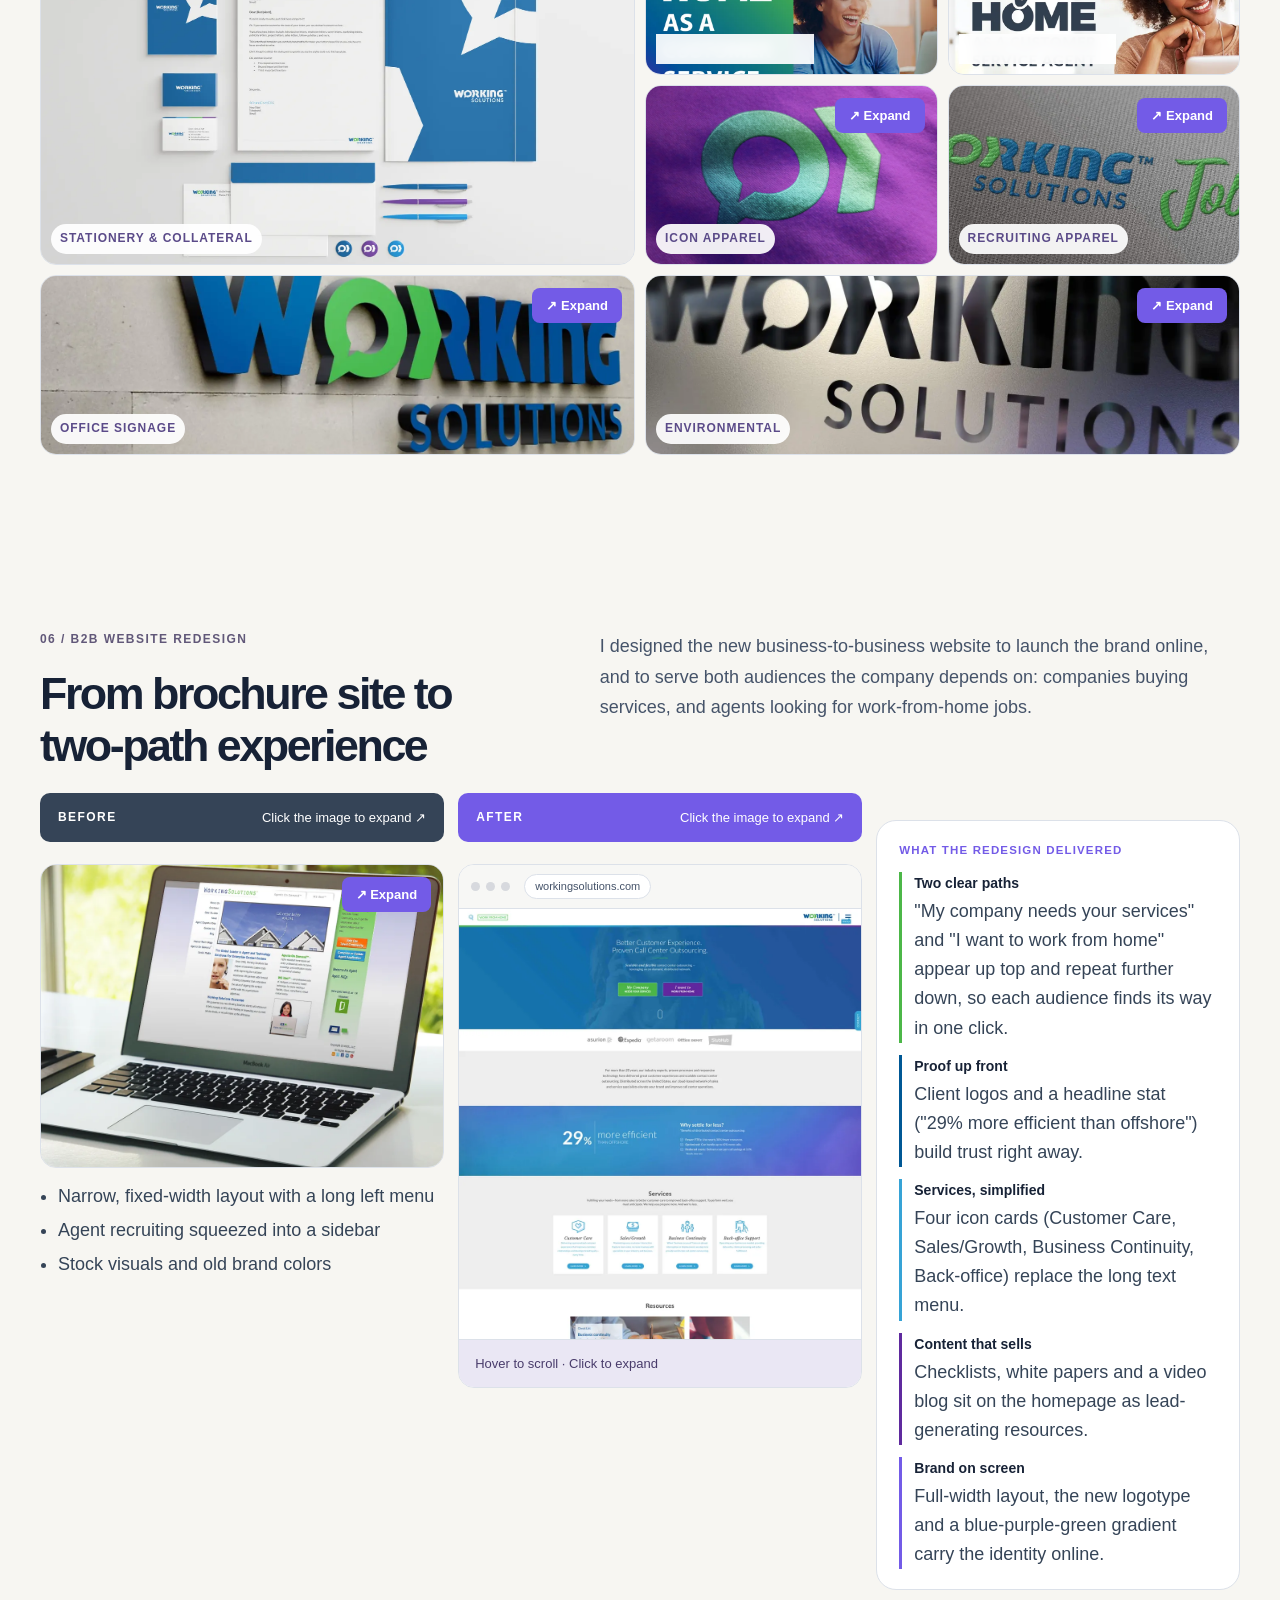
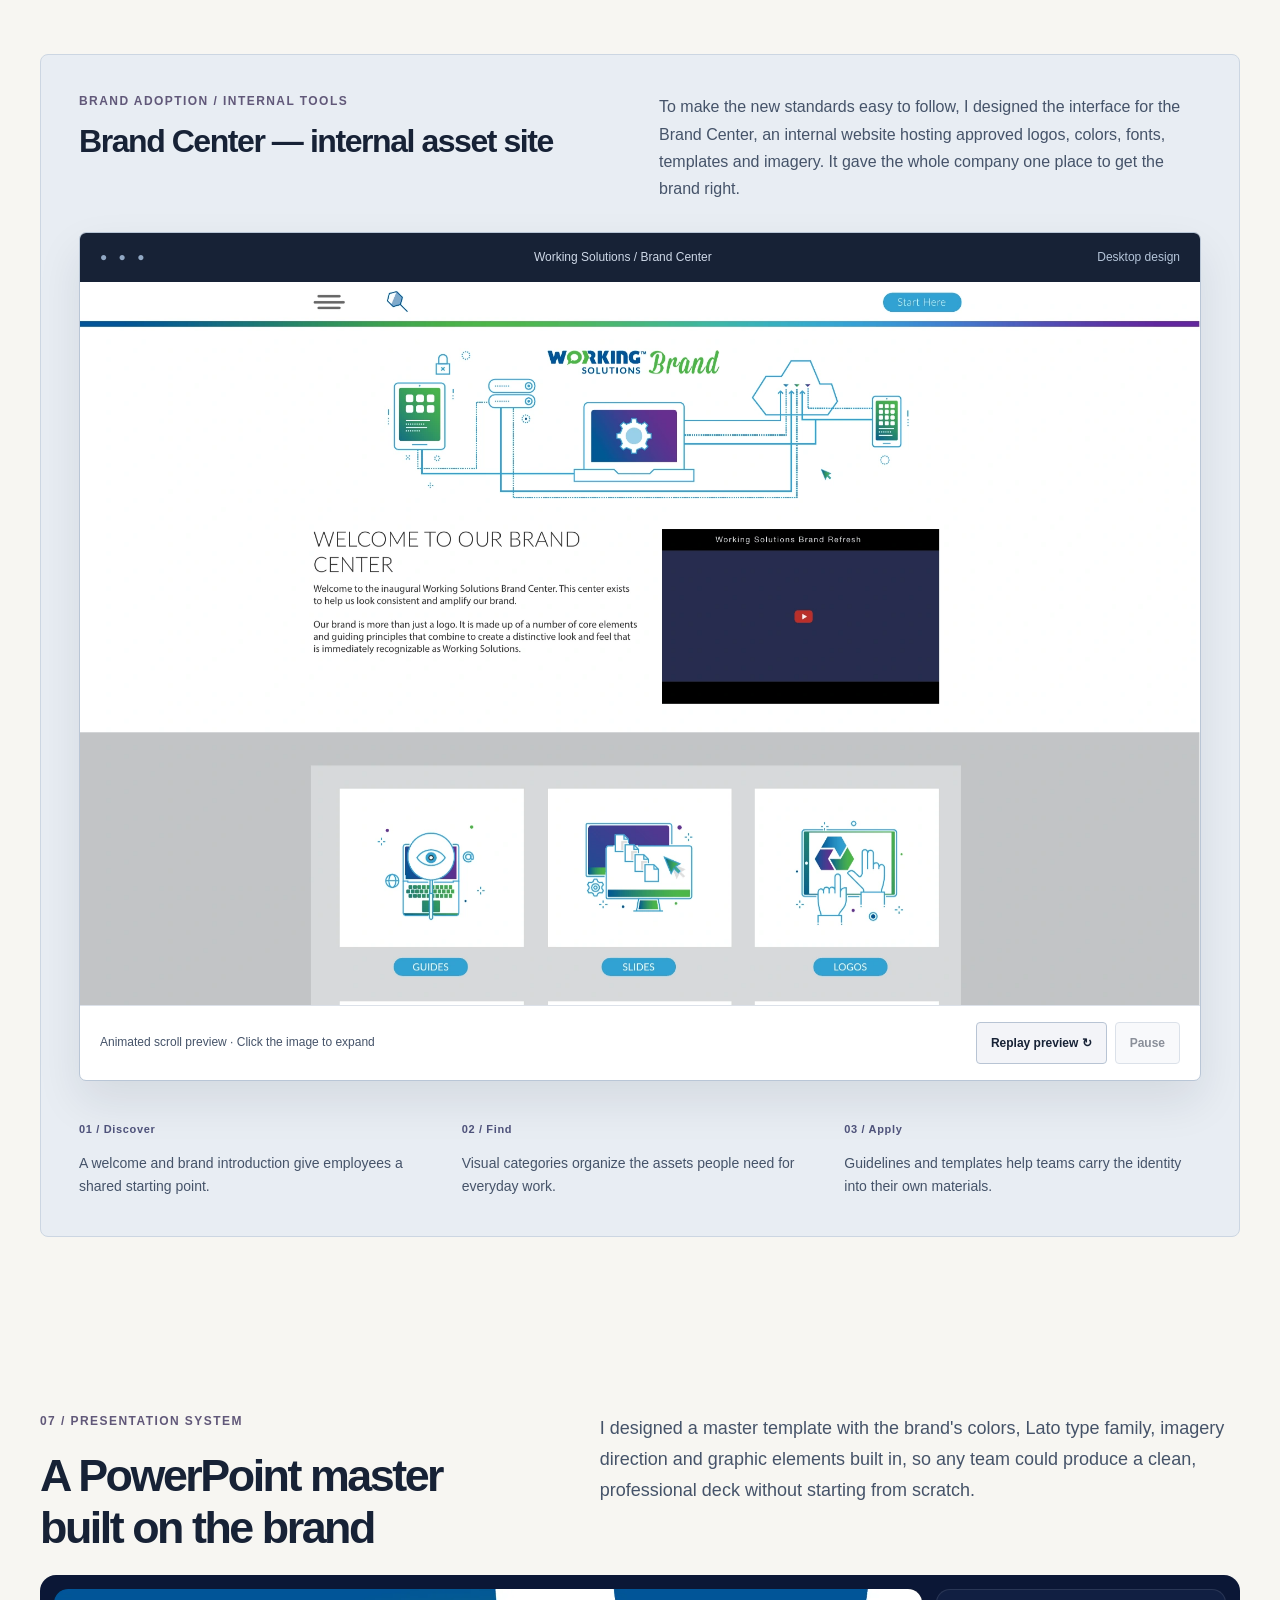
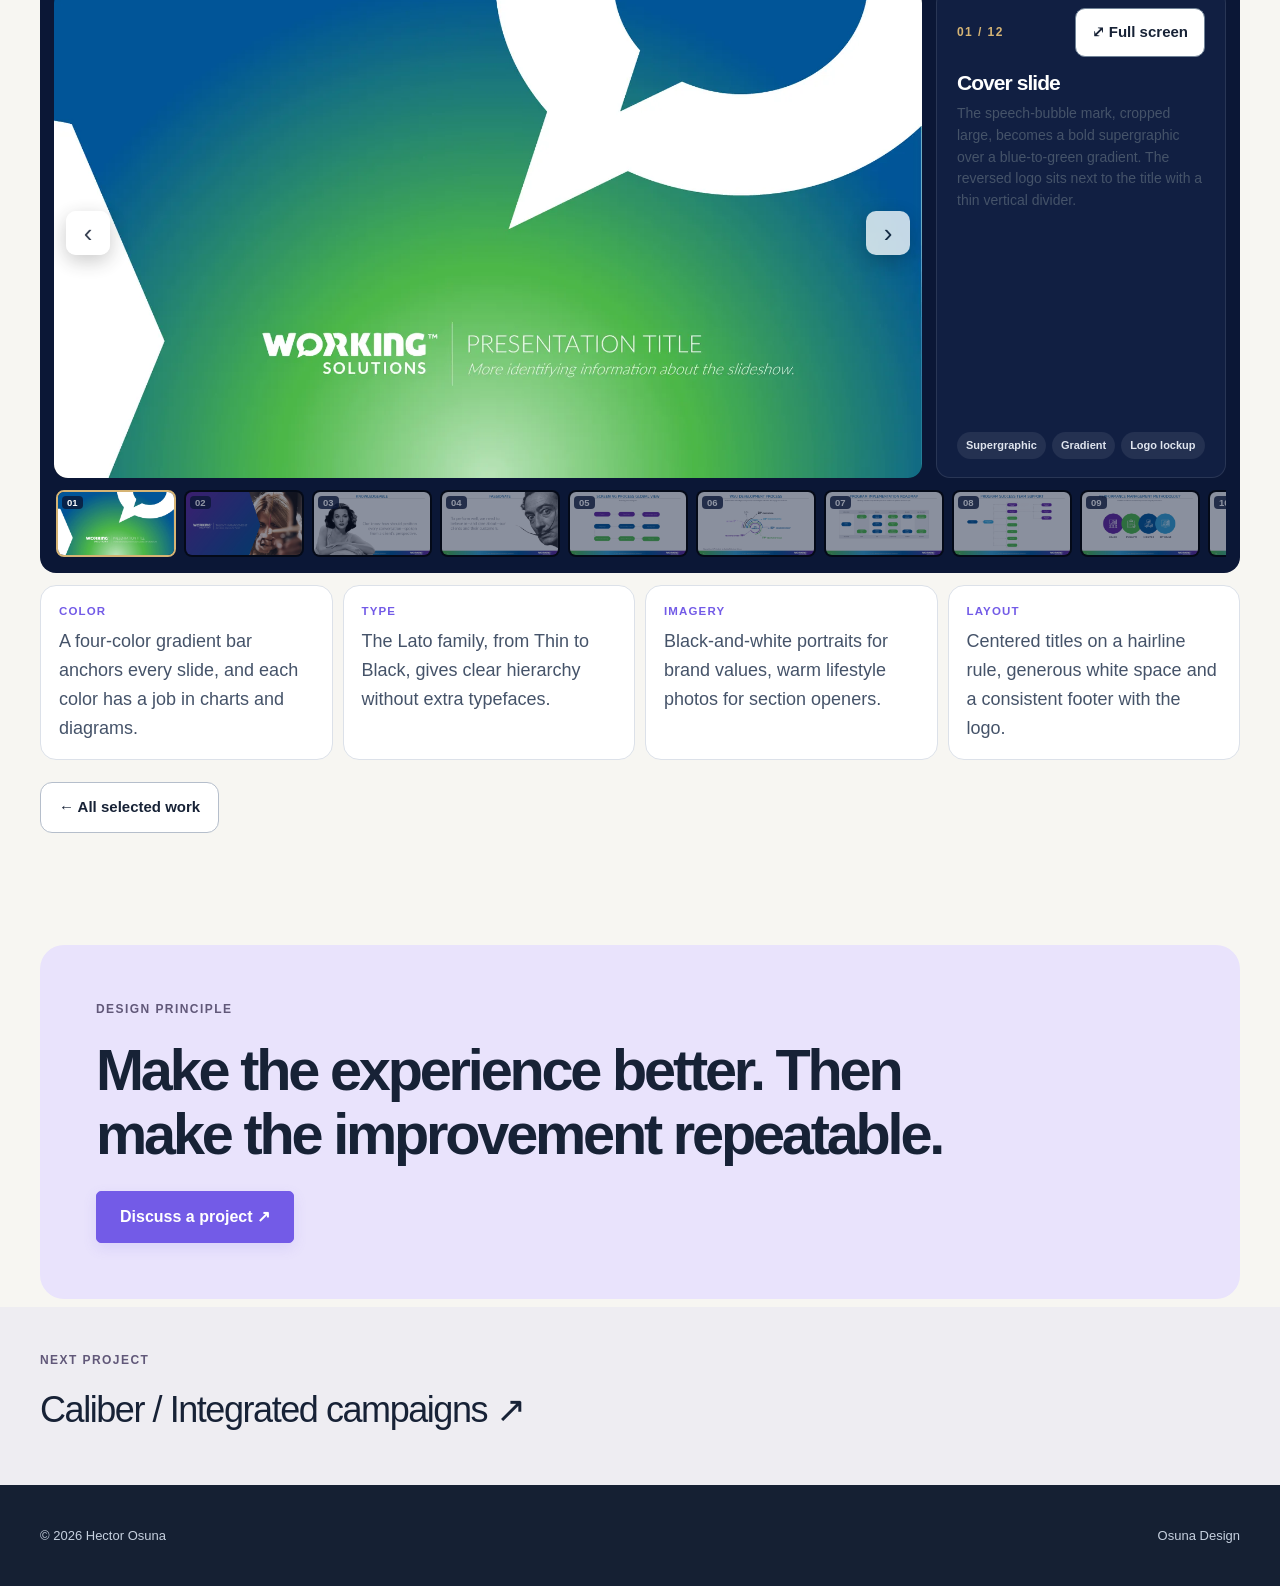
<file: working-solutions.html>
<!doctype html><html lang="en"><head><meta charset="utf-8"><meta name="viewport" content="width=device-width,initial-scale=1"><title>Working Solutions — Hector Osuna</title><meta name="description" content="Working Solutions corporate identity redesign: logo exploration, brand system, B2B website redesign and PowerPoint master template."><link rel="icon" href="assets/favicon.svg" type="image/svg+xml"><link rel="alternate icon" href="assets/favicon.ico"><link rel="apple-touch-icon" href="assets/favicon-180.png"><link rel="stylesheet" href="styles.css"><link rel="stylesheet" href="editorial.css"><link rel="stylesheet" href="product-design.css"><link rel="stylesheet" href="brand-focus.css"></head><body class="cs-page ws-page product-portfolio"><a class="skip-link" href="#main">Skip to content</a><nav class="nav"><div class="container navin"><a class="brand" href="index.html"><img src="assets/osuna-logo.png" alt="Osuna Design"></a><div class="navlinks"><a href="index.html#work">Work</a><a href="index.html#approach">Approach</a><a href="about.html">About</a><a href="resume.html">Experience</a><a class="btn dark" href="mailto:hosuna23@gmail.com">Let's talk ↗</a></div><button class="menu" aria-label="Open navigation">☰</button></div></nav><main id="main">

<!-- HERO -->
<section class="case-hero">
  <div class="container">
    <div class="eyebrow">Selected Case Study — Corporate Identity Redesign</div>
    <h1>Working Solutions</h1>
    <p class="case-sub">Moving Communications Forward</p>
    <p class="lead">Turning a 14-year-old identity into a modern B2B brand, carried through the logo, collateral, website, internal Brand Center and presentation system.</p>

    <div class="ws-award reveal">
      <span class="ws-award-icon" aria-hidden="true">★</span>
      <span>Awarded top <a href="https://rebrand.com/2018-showcase/" target="_blank" rel="noopener">2018 REBRAND 100</a>: <a href="https://rebrand.com/merit-working-solutions/" target="_blank" rel="noopener">Merit</a></span>
    </div>

    <div class="ws-meta reveal">
      <div><h5>My Role</h5><p>Graphic Designer</p></div>
      <div><h5>Company</h5><p>Working Solutions</p></div>
      <div><h5>Project</h5><p>Corporate Identity Redesign / Enterprise Rebrand</p></div>
      <div><h5>Year</h5><p>2018 Rebrand</p></div>
      <div><h5>Disciplines</h5><p>Brand Identity, Web &amp; UI Design, Presentation Design</p></div>
      <div><h5>Team</h5><p>Marketing &amp; Creative, Working Solutions</p></div>
    </div>

    <div class="ws-scope reveal">
      <span>Logo exploration</span><span>Final logotype</span><span>Stationery &amp; collateral</span><span>Social &amp; recruiting</span><span>B2B website</span><span>Brand Center UI</span><span>PowerPoint master</span>
    </div>
  </div>
</section><section class="brand-case-brief"><div class="container"><div class="eyebrow">Project at a glance</div><h2>Identity built around an idea</h2><div class="brief-grid"><div><h3>My contribution</h3><p>Translate the rebrand strategy into a visual identity and carry it across digital, print, presentations and environmental applications.</p></div><div><h3>Key design decision</h3><p>The conversation concept informed the logotype and a reusable speech-bubble graphic device.</p></div><div><h3>Evidence</h3><p>2018 REBRAND® 100 Merit recognition for the broader rebrand; my contribution focused on visual and digital design.</p></div></div></div></section>

<!-- 01 BEFORE -->
<section>
  <div class="container">
    <div class="cs-head">
      <div><div class="eyebrow">01 / Where the brand started</div><h2>A brand built for a different era</h2></div>
      <p>For 14 years, Working Solutions led the way in remote contact centers. The identity was built on working "out of the box," and over time it had split into inconsistent sub-brands, print pieces and screens with no shared system.</p>
    </div>

    <div class="ws-mosaic reveal">
      <button class="ws-tile span2" data-full="assets/ws-old-logo.webp" data-title="Original logo"><img src="assets/ws-old-logo.webp" alt="Original Working Solutions logo: a navy box outline and a green tab above a spaced-out wordmark" loading="lazy"><span>Original logo</span></button>
      <button class="ws-tile wide" data-full="assets/ws-old-subbrands.webp" data-title="Sub-brands: Working Solutions, WS Live, Vyne, WSU"><img src="assets/ws-old-subbrands.webp" alt="Four unrelated sub-brand logos: Working Solutions, ws|live, Vyne and a multicolor WSU mark" loading="lazy"><span>Disconnected sub-brands</span></button>
      <button class="ws-tile" data-full="assets/ws-old-cards.webp" data-title="Business cards"><img src="assets/ws-old-cards.webp" alt="Old business cards in white and bright green" loading="lazy"><span>Business cards</span></button>
      <button class="ws-tile" data-full="assets/ws-old-folder.webp" data-title="Presentation folder, front and back"><img src="assets/ws-old-folder.webp" alt="Old presentation folder with a world-map cover, 'Dedicated, Flexible, Innovative'" loading="lazy"><span>Presentation folder</span></button>
      <button class="ws-tile" data-full="assets/ws-old-flyers.webp" data-title="Sales flyers"><img src="assets/ws-old-flyers.webp" alt="Two old sales flyers: 'The total solution' diagram and '9 A.M. Call Volume Capacity' with a hurricane photo" loading="lazy"><span>Sales flyers</span></button>
      <button class="ws-tile" data-full="assets/ws-old-booklet-1.webp" data-title="Booklet: 'Bricks and Mortar Don't Answer the Calls'"><img src="assets/ws-old-booklet-1.webp" alt="Old booklet, closed and open, 'Bricks and Mortar Don't Answer the Calls. People Do.'" loading="lazy"><span>Booklet</span></button>
      <button class="ws-tile" data-full="assets/ws-old-booklet-2.webp" data-title="Booklet: 'The Right People, The Right Technology'"><img src="assets/ws-old-booklet-2.webp" alt="Old booklet with road signs reading 'The Right People' and 'The Right Technology'" loading="lazy"><span>Booklet</span></button>
      <button class="ws-tile" data-full="assets/ws-old-tshirt.webp" data-title="Culture t-shirt"><img src="assets/ws-old-tshirt.webp" alt="White t-shirt with the old logo on the front and a word cloud of company values on the back" loading="lazy"><span>Culture t-shirt</span></button>
      <button class="ws-tile wide" data-full="assets/ws-old-vyne.webp" data-title="Vyne agent portal"><img src="assets/ws-old-vyne.webp" alt="Vyne agent dashboard shown on a laptop" loading="lazy"><span>Vyne agent portal</span></button>
      <button class="ws-tile wide" data-full="assets/ws-old-wallpaper.webp" data-title="Brand wallpaper"><img src="assets/ws-old-wallpaper.webp" alt="3D render of the old logo in glossy blue and green letters on wood" loading="lazy"><span>Brand wallpaper</span></button>
    </div>
    <p class="cs-hint">Click any piece to enlarge</p>

    <div class="ws-challenge-grid" style="margin-top:14px">
      <div class="ws-challenge reveal">
        <h6>Modernize an established brand</h6>
        <p>Create one scalable identity for websites, internal applications, presentations, signage, sales collateral, print, documents and sub-brands.</p>
      </div>
      <div class="ws-challenge reveal">
        <h6>Change behavior, build adoption</h6>
        <p>Introduce brand standards to a company that wasn't used to formal guidelines, and give people the tools that make following them easy.</p>
      </div>
    </div>
  </div>
</section>

<!-- 02 STRATEGY -->
<section>
  <div class="container">
    <div class="cs-head">
      <div><div class="eyebrow">02 / Strategy</div><h2>From where we work to what we do</h2></div>
      <p>The broader rebrand included research, persona development and concept exploration. The insight: the company's value wasn't the remote model, it was communication. My role was turning that strategy into visual and digital design.</p>
    </div>
    <div class="ws-strategy reveal">
      <div class="ws-flow-row">
        <div class="ws-flow-card">
          <span class="ws-flow-tag">From — Where we work</span>
          <div class="ws-flow-icon" aria-hidden="true"><svg viewbox="0 0 48 48" fill="none"><rect x="6" y="14" width="36" height="24" rx="2" stroke="#0f2046" stroke-width="3"></rect><rect x="16" y="21" width="16" height="10" rx="1" fill="#0f2046"></rect></svg></div>
          <p class="ws-flow-caption">Working "out of the box"</p>
        </div>
        <div class="ws-flow-arrow">→</div>
        <div class="ws-flow-card">
          <span class="ws-flow-tag">To — What we do</span>
          <div class="ws-flow-icon" aria-hidden="true"><svg viewbox="0 0 48 48" fill="none"><path d="M8 10h22a8 8 0 0 1 8 8v6a8 8 0 0 1-8 8H20l-8 8v-8H8a2 2 0 0 1-2-2V12a2 2 0 0 1 2-2z" fill="#4cb748"></path><path d="M30 22 40 22" stroke="#005895" stroke-width="3" stroke-linecap="round"></path><path d="M35 17 40 22 35 27" stroke="#005895" stroke-width="3" stroke-linecap="round" stroke-linejoin="round"></path></svg></div>
          <p class="ws-flow-caption">Communication, connection and forward movement</p>
        </div>
      </div>
      <button class="ws-tile ws-strategy-img" data-full="assets/ws-concept-box.webp" data-title="Concept: breaking out of the box"><img src="assets/ws-concept-box.webp" alt="Concept sketch: the old boxed icon breaking apart in 3D" loading="lazy"><span>Concept: moving away from the box</span></button>
    </div>
  </div>
</section>

<!-- 03 LOGO EXPLORATION -->
<section>
  <div class="container">
    <div class="cs-head">
      <div><div class="eyebrow">03 / Logo exploration</div><h2>Five directions to one mark</h2></div>
      <p>Each direction was tested as a full system: one-color, full-color CMYK and PMS, and reversed, at sizes down to one inch. The goal was a mark that works on a business card, a web header and a building wall.</p>
    </div>

    <div class="ws-explore reveal">
      <div class="ws-explore-tabs" role="tablist">
        <button role="tab" aria-selected="true" data-ex="0"><b>01</b> Network</button>
        <button role="tab" aria-selected="false" data-ex="1"><b>02</b> Network, refined</button>
        <button role="tab" aria-selected="false" data-ex="2"><b>03</b> Partnering</button>
        <button role="tab" aria-selected="false" data-ex="3"><b>04</b> Wordmark</button>
        <button role="tab" aria-selected="false" data-ex="4"><b>05</b> Conversation</button>
      </div>
      <div class="ws-explore-body">
        <button class="ws-explore-img" data-full="assets/ws-explore-1.webp" data-title="Exploration 01 — Network"><img src="assets/ws-explore-1.webp" alt="Logo exploration 1: a field of connected dots forming a network, shown in one-color, full-color and reverse versions"></button>
        <div class="ws-explore-note">
          <h3>Network</h3>
          <p>Inspired by "network," "digital," "technology" and "cohesiveness." Fused dots stand for a nationwide network of agents coming together through technology instead of a brick-and-mortar call center.</p>
          <div class="ws-explore-nav"><button data-exstep="-1" aria-label="Previous direction">←</button><span>1 / 5</span><button data-exstep="1" aria-label="Next direction">→</button></div>
        </div>
      </div>
    </div>
  </div>
</section>

<!-- 04 FINAL IDENTITY -->
<section>
  <div class="container">
    <div class="cs-head">
      <div><div class="eyebrow">04 / Final identity</div><h2>The approved logotype</h2></div>
      <p>The conversation direction won. The "O" becomes a speech bubble and the "R" carries a forward arrow: "Moving Communications Forward," built into the letters themselves.</p>
    </div>

    <div class="ws-final reveal">
      <div class="ws-final-hero">
        <img src="assets/ws-logo-final.svg" alt="Final Working Solutions logotype: WORKING in blue with a green speech-bubble O and arrow R, SOLUTIONS spaced below">
        <div class="ws-callouts">
          <div><i style="background:#4cb748"></i><b>"O" speech bubble</b><span>Conversation and communication</span></div>
          <div><i style="background:#005895"></i><b>"R" forward arrow</b><span>Progress and forward movement</span></div>
        </div>
      </div>
      <div class="ws-final-side">
        <div class="ws-final-rev"><img src="assets/ws-logo-final.svg" alt="Final logo reversed in white on blue"></div>
        <div class="ws-palette">
          <div style="--c:#005895"><span></span><b>Working Blue</b><small>#005895</small></div>
          <div style="--c:#4cb748"><span></span><b>Growth Green</b><small>#4CB748</small></div>
          <div style="--c:#5f2a9e"><span></span><b>Purple</b><small>#5F2A9E</small></div>
          <div style="--c:#36a3d6"><span></span><b>Sky Blue</b><small>#36A3D6</small></div>
        </div>
        <div class="ws-type"><span class="t1">Lato</span><span class="t2">Thin · Light · Regular · Black</span></div>
      </div>
    </div>
  </div>
</section>

<!-- 05 BRAND SYSTEM -->
<section>
  <div class="container">
    <div class="cs-head">
      <div><div class="eyebrow">05 / Brand system</div><h2>One identity, many applications</h2></div>
      <p>The speech bubble scales up into a bold graphic device. Cropped large on folders, notepads and posters, it gives every piece a recognizable look even before the logo appears.</p>
    </div>

    <div class="ws-system reveal">
      <button class="ws-tile big" data-full="assets/ws-new-collateral.webp" data-title="Stationery &amp; collateral system"><img src="assets/ws-new-collateral.webp" alt="New stationery: poster tube, notepad, business cards, letterhead, pocket folder, envelopes, pens and icon buttons, in Working Blue with a large speech-bubble graphic" loading="lazy"><span>Stationery &amp; collateral</span></button>
      <button class="ws-tile top" data-full="assets/ws-new-poster-1.webp" data-title="Recruiting social post — gradient"><img src="assets/ws-new-poster-1.webp" alt="Recruiting post: 'Work from Home as a Customer Service Agent' on a purple-to-green gradient beside a smiling agent at a laptop" loading="lazy"><span>Recruiting social</span></button>
      <button class="ws-tile top" data-full="assets/ws-new-poster-2.webp" data-title="Recruiting social post — lifestyle"><img src="assets/ws-new-poster-2.webp" alt="Recruiting post: 'Work from Home as a Customer Service Agent' over a lifestyle photo, with a brand-gradient footer bar" loading="lazy"><span>Recruiting social</span></button>
      <button class="ws-tile" data-full="assets/ws-new-iconshirt.webp" data-title="Icon apparel"><img src="assets/ws-new-iconshirt.webp" alt="The 'OR' icon, speech bubble plus arrow, printed in teal-green on a purple shirt" loading="lazy"><span>Icon apparel</span></button>
      <button class="ws-tile" data-full="assets/ws-new-wordmark.webp" data-title="Embroidered logo with 'Jobs!' script"><img src="assets/ws-new-wordmark.webp" alt="Embroidered Working Solutions logo with a green 'Jobs!' script" loading="lazy"><span>Recruiting apparel</span></button>
      <button class="ws-tile wide" data-full="assets/ws-brand-wall.webp" data-title="Dimensional wall signage"><img src="assets/ws-brand-wall.webp" alt="Dimensional logo signage on an office wall" loading="lazy"><span>Office signage</span></button>
      <button class="ws-tile wide" data-full="assets/ws-brand-glass.webp" data-title="Frosted glass application"><img src="assets/ws-brand-glass.webp" alt="Logo applied to frosted glass" loading="lazy"><span>Environmental</span></button>
    </div>
  </div>
</section>

<!-- 06 WEBSITE -->
<section>
  <div class="container">
    <div class="cs-head">
      <div><div class="eyebrow">06 / B2B website redesign</div><h2>From brochure site to two-path experience</h2></div>
      <p>I designed the new business-to-business website to launch the brand online, and to serve both audiences the company depends on: companies buying services, and agents looking for work-from-home jobs.</p>
    </div>

    <div class="ws-web reveal">
      <div class="ws-web-col">
        <div class="ws-ba-tag before">Before <small>Click the image to expand ↗</small></div>
        <button class="ws-tile flat" data-full="assets/ws-old-website.webp" data-title="Original website"><img src="assets/ws-old-website.webp" alt="Original website on a laptop: small centered layout, left text menu, house photo and a green sidebar" loading="lazy"></button>
        <ul class="ws-web-list muted">
          <li>Narrow, fixed-width layout with a long left menu</li>
          <li>Agent recruiting squeezed into a sidebar</li>
          <li>Stock visuals and old brand colors</li>
        </ul>
      </div>
      <div class="ws-web-col">
        <div class="ws-ba-tag after">After <small>Click the image to expand ↗</small></div>
        <figure class="cs-browser" data-full="assets/ws-new-website.webp" data-title="Redesigned B2B website">
          <div class="cs-bar"><i></i><i></i><i></i><span>workingsolutions.com</span></div>
          <div class="cs-screen"><img src="assets/ws-new-website.webp" alt="Redesigned homepage: blue hero with 'Better Customer Experience' and two CTAs, client logos, a 29% efficiency stat, four service cards, resources and blog" loading="lazy"></div>
          <figcaption>Hover to scroll · Click to expand</figcaption>
        </figure>
      </div>
      <div class="ws-web-wins">
        <h6>What the redesign delivered</h6>
        <div><b>Two clear paths</b><span>"My company needs your services" and "I want to work from home" appear up top and repeat further down, so each audience finds its way in one click.</span></div>
        <div><b>Proof up front</b><span>Client logos and a headline stat ("29% more efficient than offshore") build trust right away.</span></div>
        <div><b>Services, simplified</b><span>Four icon cards (Customer Care, Sales/Growth, Business Continuity, Back-office) replace the long text menu.</span></div>
        <div><b>Content that sells</b><span>Checklists, white papers and a video blog sit on the homepage as lead-generating resources.</span></div>
        <div><b>Brand on screen</b><span>Full-width layout, the new logotype and a blue-purple-green gradient carry the identity online.</span></div>
      </div>
    </div>

    <div class="ws-brand-center" id="brand-center">
      <div class="ws-bc-heading"><div><div class="eyebrow">Brand adoption / Internal tools</div><h3>Brand Center — internal asset site</h3></div><p>To make the new standards easy to follow, I designed the interface for the Brand Center, an internal website hosting approved logos, colors, fonts, templates and imagery. It gave the whole company one place to get the brand right.</p></div>
      <div class="ws-bc-presentation">
        <div class="ws-bc-browserbar"><span aria-hidden="true">● ● ●</span><span>Working Solutions / Brand Center</span><span>Desktop design</span></div>
        <button class="ws-bc-viewport" type="button" data-full="assets/ws-brand-center.webp" data-title="Working Solutions Brand Center — full desktop design" aria-label="Expand the full Brand Center desktop design"><img src="assets/ws-brand-center.webp" alt="Working Solutions Brand Center interface with a welcome section and a nine-category library of guides, slides, logos, graphics, photos, icons, collateral, proposals and video" loading="lazy" width="2032" height="2400"></button>
        <div class="ws-bc-controls"><span>Animated scroll preview · Click the image to expand</span><div><button type="button" class="ws-bc-play">Replay preview ↻</button><button type="button" class="ws-bc-pause" disabled>Pause</button></div></div>
      </div>
      <div class="ws-bc-details"><div><span>01 / Discover</span><p>A welcome and brand introduction give employees a shared starting point.</p></div><div><span>02 / Find</span><p>Visual categories organize the assets people need for everyday work.</p></div><div><span>03 / Apply</span><p>Guidelines and templates help teams carry the identity into their own materials.</p></div></div>
    </div>
  </div>
</section>

<!-- 07 PRESENTATION -->
<section>
  <div class="container">
    <div class="cs-head">
      <div><div class="eyebrow">07 / Presentation system</div><h2>A PowerPoint master built on the brand</h2></div>
      <p>I designed a master template with the brand's colors, Lato type family, imagery direction and graphic elements built in, so any team could produce a clean, professional deck without starting from scratch.</p>
    </div>

    <div class="ws-deck reveal" tabindex="0" aria-label="Presentation slides. Use the arrow keys to browse.">
      <div class="ws-deck-stage">
        <div class="ws-deck-frame">
          <img class="ws-deck-img" src="assets/ws-slide-01.webp" alt="">
          <button class="ws-deck-arrow prev" aria-label="Previous slide">‹</button>
          <button class="ws-deck-arrow next" aria-label="Next slide">›</button>
        </div>
        <aside class="ws-deck-note">
          <div class="ws-deck-top"><span class="ws-deck-count">01 / 12</span><button class="ws-deck-full" aria-label="View full screen">⤢ Full screen</button></div>
          <h3 class="ws-deck-title"></h3>
          <p class="ws-deck-text"></p>
          <div class="ws-deck-tags"></div>
        </aside>
      </div>
      <div class="ws-deck-thumbs"></div>
    </div>

    <div class="ws-deck-principles reveal">
      <div><h6>Color</h6><p>A four-color gradient bar anchors every slide, and each color has a job in charts and diagrams.</p></div>
      <div><h6>Type</h6><p>The Lato family, from Thin to Black, gives clear hierarchy without extra typefaces.</p></div>
      <div><h6>Imagery</h6><p>Black-and-white portraits for brand values, warm lifestyle photos for section openers.</p></div>
      <div><h6>Layout</h6><p>Centered titles on a hairline rule, generous white space and a consistent footer with the logo.</p></div>
    </div>

    <a class="back" href="index.html#work">← All selected work</a>
  </div>
</section>

<section class="cs-cta-wrap">
  <div class="container">
    <div class="cta reveal"><div class="eyebrow">Design principle</div><h2>Make the experience better. Then make the improvement repeatable.</h2><a class="btn dark" href="mailto:hosuna23@gmail.com">Discuss a project ↗</a></div>
  </div>
</section>

<section class="brand-next"><div class="container"><span class="eyebrow">Next project</span><a href="caliber.html">Caliber / Integrated campaigns ↗</a></div></section></main>

<dialog class="cs-lightbox" aria-label="Expanded image">
  <div class="cs-lb-bar"><span class="cs-lb-title"></span><button class="cs-lb-close" aria-label="Close">✕</button></div>
  <div class="cs-lb-body"><img alt=""></div>
</dialog>

<footer class="footer"><div class="container footerin"><div>© <span data-year></span> Hector Osuna</div><div>Osuna Design</div></div></footer>
<script src="script.js"></script>
<script>
(function(){
  /* ---------- Lightbox ---------- */
  var lb=document.querySelector('.cs-lightbox'), lbImg=lb.querySelector('img'), lbTitle=lb.querySelector('.cs-lb-title');
  function openLb(src,title){lbImg.src=src;lbImg.alt=title||'';lbTitle.textContent=title||'';lb.showModal?lb.showModal():lb.setAttribute('open','');lb.querySelector('.cs-lb-body').scrollTop=0}
  document.querySelectorAll('[data-full]').forEach(function(el){
    if(el.tagName!=='BUTTON'){el.setAttribute('tabindex','0');el.setAttribute('role','button')}
    el.addEventListener('click',function(){openLb(el.dataset.full,el.dataset.title)});
    el.addEventListener('keydown',function(e){if(el.tagName!=='BUTTON'&&(e.key==='Enter'||e.key===' ')){e.preventDefault();openLb(el.dataset.full,el.dataset.title)}});
  });
  lb.querySelector('.cs-lb-close').addEventListener('click',function(){lb.close()});
  lb.addEventListener('click',function(e){if(e.target===lb)lb.close()});

  /* ---------- Logo exploration tabs ---------- */
  var EX=[
    {t:'Network',p:'Inspired by "network," "digital," "technology" and "cohesiveness." Fused dots stand for a nationwide network of agents coming together through technology instead of a brick-and-mortar call center.'},
    {t:'Network, refined',p:'The same network idea with a denser dot field and an italic wordmark. It was tested in one-color, CMYK, PMS and reversed versions to see how the dots hold up at small sizes.'},
    {t:'Partnering',p:'A "W" and an "S" merge into one mark, standing for partnership. The ends of the letters rise like a growth chart, suggesting that partnering with Working Solutions pays off over time.'},
    {t:'Wordmark',p:'A stripped-back, type-only direction in a friendly sans serif. It\'s clean and flexible, but on its own it said little about what the company does.'},
    {t:'Conversation',p:'The breakthrough: the "O" becomes a speech bubble and the "R" gains a forward arrow. The idea lives inside the name itself, and this became the approved direction.'}
  ];
  var exTabs=document.querySelectorAll('[data-ex]'), exImgBtn=document.querySelector('.ws-explore-img'), exImg=exImgBtn.querySelector('img'), exNote=document.querySelector('.ws-explore-note'), exI=0;
  function setEx(i){
    exI=(i+EX.length)%EX.length;
    exTabs.forEach(function(t,k){t.setAttribute('aria-selected',k===exI)});
    var src='assets/ws-explore-'+(exI+1)+'.webp';
    exImg.src=src; exImg.alt='Logo exploration '+(exI+1)+': '+EX[exI].t;
    exImgBtn.dataset.full=src; exImgBtn.dataset.title='Exploration 0'+(exI+1)+' — '+EX[exI].t;
    exNote.querySelector('h3').textContent=EX[exI].t; exNote.querySelector('p').textContent=EX[exI].p;
    exNote.querySelector('.ws-explore-nav span').textContent=(exI+1)+' / '+EX.length;
  }
  exTabs.forEach(function(t){t.addEventListener('click',function(){setEx(+t.dataset.ex)})});
  document.querySelectorAll('[data-exstep]').forEach(function(b){b.addEventListener('click',function(){setEx(exI+(+b.dataset.exstep))})});

  /* ---------- Presentation slider ---------- */
  var S=[
    {t:'Cover slide',p:'The speech-bubble mark, cropped large, becomes a bold supergraphic over a blue-to-green gradient. The reversed logo sits next to the title with a thin vertical divider.',g:['Supergraphic','Gradient','Logo lockup']},
    {t:'Section divider',p:'An angled purple-to-blue panel over full-bleed photography. The logo, divider and title lockup repeats from the cover, so every section opener looks related.',g:['Photography','Angled panel','Lockup']},
    {t:'Brand value: Knowledgeable',p:'Value slides pair black-and-white portraits with a large Lato Light statement. Plenty of white space lets one idea carry the slide.',g:['B&W imagery','Lato Light','White space']},
    {t:'Brand value: Passionate',p:'The same layout, mirrored. The footer gradient bar uses all four brand colors and ties every slide in the master together.',g:['Mirrored layout','Footer bar']},
    {t:'Process diagram',p:'Rounded pills in purple, navy and green with dotted connectors turn a screening process into a diagram you can scan in seconds. Color groups related steps.',g:['Diagram','Color coding']},
    {t:'Data visualization',p:'A radial chart built only from the brand palette, with big, bold percentages. The brand colors double as the chart\'s categories.',g:['Radial chart','Type hierarchy']},
    {t:'Roadmap timeline',p:'A phased roadmap with color-coded step pills arranged on a clean grid, so a complex 13-step implementation reads left to right.',g:['Timeline','Grid']},
    {t:'Team structure',p:'Navy and purple nodes with light dotted lines show support roles clearly without turning into a busy org chart.',g:['Org chart','Hierarchy']},
    {t:'Methodology',p:'Four overlapping circles, one per brand color, each with a custom line icon: Coach, Evaluate, Monitor, Set Goals. The overlap shows that the steps connect.',g:['Custom icons','Brand colors']},
    {t:'Pricing table',p:'A sky-blue header and alternating tints keep pricing easy to read. Big numbers pull attention to the rates that matter.',g:['Table style','Emphasis']},
    {t:'Performance results',p:'A clean data table paired with green italic callouts that highlight the outcomes worth remembering.',g:['Table + callouts']},
    {t:'Comparison chart',p:'Bar chart with gradient fills in brand colors. Working Solutions leads in navy, and competitors follow in green, sky and purple.',g:['Bar chart','Gradient fills']}
  ];
  var deck=document.querySelector('.ws-deck'), dImg=deck.querySelector('.ws-deck-img'), thumbs=deck.querySelector('.ws-deck-thumbs'), dI=0;
  function pad(n){return (n<10?'0':'')+n}
  S.forEach(function(s,i){
    var b=document.createElement('button'); b.className='ws-thumb'; b.setAttribute('aria-label','Slide '+(i+1)+': '+s.t);
    b.innerHTML='<img src="assets/ws-slide-'+pad(i+1)+'.webp" alt="" loading="lazy"><span>'+pad(i+1)+'</span>';
    b.addEventListener('click',function(){go(i)}); thumbs.appendChild(b);
  });
  function go(i){
    dI=(i+S.length)%S.length; var s=S[dI];
    dImg.src='assets/ws-slide-'+pad(dI+1)+'.webp'; dImg.alt='Slide '+(dI+1)+': '+s.t;
    deck.querySelector('.ws-deck-count').textContent=pad(dI+1)+' / '+S.length;
    deck.querySelector('.ws-deck-title').textContent=s.t;
    deck.querySelector('.ws-deck-text').textContent=s.p;
    deck.querySelector('.ws-deck-tags').innerHTML=s.g.map(function(x){return '<span>'+x+'</span>'}).join('');
    thumbs.querySelectorAll('.ws-thumb').forEach(function(t,k){t.classList.toggle('on',k===dI); if(k===dI){t.setAttribute('aria-current','true')}else{t.removeAttribute('aria-current')}});
    var on=thumbs.children[dI]; thumbs.scrollTo({left:on.offsetLeft-thumbs.clientWidth/2+on.clientWidth/2,behavior:'smooth'});
    var nx=new Image(); nx.src='assets/ws-slide-'+pad(((dI+1)%S.length)+1)+'.webp';
  }
  deck.querySelector('.prev').addEventListener('click',function(){go(dI-1)});
  deck.querySelector('.next').addEventListener('click',function(){go(dI+1)});
  var fullBtn=deck.querySelector('.ws-deck-full');
  function setFull(on){deck.classList.toggle('is-full',on);document.body.classList.toggle('ws-noscroll',on);fullBtn.textContent=on?'✕ Close':'⤢ Full screen';fullBtn.setAttribute('aria-label',on?'Exit full screen':'View full screen');if(on)deck.focus()}
  fullBtn.addEventListener('click',function(){setFull(!deck.classList.contains('is-full'))});
  deck.querySelector('.ws-deck-frame').addEventListener('dblclick',function(){setFull(!deck.classList.contains('is-full'))});
  document.addEventListener('keydown',function(e){
    var active=deck.classList.contains('is-full')||deck.contains(document.activeElement);
    if(!active||lb.open)return;
    if(e.key==='ArrowRight'){e.preventDefault();go(dI+1)}
    if(e.key==='ArrowLeft'){e.preventDefault();go(dI-1)}
    if(e.key==='Escape'&&deck.classList.contains('is-full'))setFull(false);
  });
  var tx=null; var fr=deck.querySelector('.ws-deck-frame');
  fr.addEventListener('touchstart',function(e){tx=e.touches[0].clientX},{passive:true});
  fr.addEventListener('touchend',function(e){if(tx===null)return;var d=e.changedTouches[0].clientX-tx;if(Math.abs(d)>40)go(dI+(d<0?1:-1));tx=null});
  go(0);
})();
</script>
<script src="product-design.js"></script><script src="brand-center.js"></script></body></html>
</file>
<file: styles.css>
:root{--ink:#0b1736;--navy:#0f2046;--gold:#b18b4c;--paper:#fbfaf7;--white:#fff;--muted:#687083;--line:#dfe3e8;--lav:#eeeaff;--mint:#e8f8f2;--sky:#e9f4ff;--peach:#fff0e8;--shadow:0 24px 70px rgba(15,32,70,.10);--radius:28px;--max:1200px}*{box-sizing:border-box}html{scroll-behavior:smooth}body{margin:0;background:var(--paper);color:var(--ink);font-family:Inter,ui-sans-serif,-apple-system,BlinkMacSystemFont,"Segoe UI",sans-serif;line-height:1.55}a{color:inherit;text-decoration:none}img{max-width:100%;display:block}.container{width:min(var(--max),calc(100% - 40px));margin:auto}.nav{position:sticky;top:0;z-index:30;background:rgba(251,250,247,.82);backdrop-filter:blur(18px);border-bottom:1px solid rgba(11,23,54,.08)}.navin{height:82px;display:flex;align-items:center;justify-content:space-between}.brand img{width:175px;height:auto}.navlinks{display:flex;align-items:center;gap:28px;font-size:14px}.navlinks a{opacity:.78}.navlinks a:hover{opacity:1}.btn{display:inline-flex;align-items:center;justify-content:center;gap:10px;border:1px solid var(--ink);border-radius:999px;padding:12px 18px;font-weight:700;font-size:14px;transition:.25s;background:transparent}.btn:hover{transform:translateY(-2px);box-shadow:0 10px 25px rgba(15,32,70,.12)}.btn.dark{background:var(--ink);color:white}.menu{display:none;border:0;background:none;font-size:25px}.hero{padding:88px 0 68px;overflow:hidden}.eyebrow{font-size:12px;font-weight:800;letter-spacing:.16em;text-transform:uppercase;color:var(--gold);margin-bottom:18px}.hero-grid{display:grid;grid-template-columns:1.05fr .95fr;gap:64px;align-items:center}.hero h1{font-size:clamp(52px,7vw,92px);line-height:.94;letter-spacing:-.065em;margin:0 0 26px;max-width:800px}.gradient-word{background:linear-gradient(100deg,#5d54c7,#af7d43,#2f9d82);-webkit-background-clip:text;color:transparent}.lead{font-size:19px;color:var(--muted);max-width:650px}.actions{display:flex;gap:12px;margin-top:32px;flex-wrap:wrap}.visual{position:relative;min-height:530px}.orb{position:absolute;border-radius:50%;filter:blur(1px)}.orb.a{width:330px;height:330px;background:linear-gradient(135deg,#c8c1ff,#fff);right:25px;top:15px}.orb.b{width:260px;height:260px;background:linear-gradient(135deg,#d8f5eb,#f9d8c5);left:5px;bottom:0}.ui-card{position:absolute;background:rgba(255,255,255,.86);backdrop-filter:blur(18px);border:1px solid rgba(15,32,70,.10);box-shadow:var(--shadow);border-radius:24px;padding:24px}.ui-card.one{right:0;top:85px;width:360px}.ui-card.two{left:15px;bottom:55px;width:330px}.ui-card.three{right:30px;bottom:10px;width:245px}.chip{display:inline-flex;padding:7px 10px;border-radius:999px;background:var(--lav);font-size:11px;font-weight:800}.bars{display:grid;gap:9px;margin-top:20px}.bar{height:10px;border-radius:99px;background:#e7e9ee;overflow:hidden}.bar i{display:block;height:100%;background:linear-gradient(90deg,#7167dc,#b18b4c);border-radius:99px}.metric{font-size:44px;font-weight:800;letter-spacing:-.05em}.tiny{font-size:12px;color:var(--muted)}.ticker{border-block:1px solid var(--line);overflow:hidden;background:#fff}.ticker-track{display:flex;width:max-content;gap:46px;padding:16px 0;animation:ticker 26s linear infinite;font-size:12px;font-weight:800;letter-spacing:.12em;text-transform:uppercase;color:#6f7580}@keyframes ticker{to{transform:translateX(-50%)}}section{padding:100px 0}.section-head{display:grid;grid-template-columns:.8fr 1.2fr;gap:50px;margin-bottom:46px}.section-head h2{font-size:clamp(38px,5vw,66px);letter-spacing:-.05em;line-height:1;margin:0}.section-head p{font-size:18px;color:var(--muted);max-width:650px}.grid3{display:grid;grid-template-columns:repeat(3,1fr);gap:18px}.card{background:#fff;border:1px solid var(--line);border-radius:var(--radius);padding:30px;min-height:270px;transition:.3s}.card:hover{transform:translateY(-7px);box-shadow:var(--shadow)}.card .num{font-size:12px;color:var(--gold);font-weight:800}.card h3{font-size:25px;line-height:1.05;letter-spacing:-.03em;margin:50px 0 12px}.card p{color:var(--muted);margin:0}.work-grid{display:grid;grid-template-columns:1fr 1fr;gap:22px}.project{border-radius:32px;overflow:hidden;border:1px solid var(--line);background:white;transition:.35s}.project:hover{transform:translateY(-6px);box-shadow:var(--shadow)}.project-art{height:380px;padding:34px;position:relative;overflow:hidden}.project:nth-child(1) .project-art{background:var(--lav)}.project:nth-child(2) .project-art{background:var(--mint)}.project:nth-child(3) .project-art{background:var(--peach)}.project:nth-child(4) .project-art{background:var(--sky)}.mock{position:absolute;background:white;border:1px solid rgba(15,32,70,.12);box-shadow:0 20px 45px rgba(15,32,70,.12);border-radius:18px}.mock.browser{left:48px;right:48px;top:54px;bottom:-25px}.mock.browser:before{content:'●  ●  ●';display:block;border-bottom:1px solid #e8e8e8;padding:11px 16px;color:#c3c6cc;font-size:9px;letter-spacing:4px}.mock .screen{padding:30px}.screen h4{font-size:32px;letter-spacing:-.05em;margin:8px 0}.mini-grid{display:grid;grid-template-columns:repeat(3,1fr);gap:8px;margin-top:25px}.mini-grid i{height:75px;border-radius:10px;background:#eef0f4}.project-copy{padding:28px 30px 34px}.project-copy h3{font-size:28px;letter-spacing:-.04em;margin:0 0 8px}.project-copy p{color:var(--muted);margin:0 0 18px}.tags{display:flex;gap:8px;flex-wrap:wrap}.tags span{font-size:11px;padding:6px 9px;border-radius:99px;background:#f2f3f5}.dark{background:#0b1736;color:white}.dark .section-head p,.dark p{color:#bfc6d4}.systems{display:grid;grid-template-columns:1.1fr .9fr;gap:22px}.system-panel{border-radius:30px;padding:36px;background:#111f42;border:1px solid rgba(255,255,255,.12)}.flow{display:grid;gap:12px;margin-top:30px}.flow div{display:flex;justify-content:space-between;padding:16px 18px;border-radius:14px;background:rgba(255,255,255,.06);font-size:14px}.flow b{color:#d6b474}.quote{font-size:clamp(32px,4vw,55px);letter-spacing:-.05em;line-height:1.05;margin:0}.process{display:grid;grid-template-columns:repeat(4,1fr);gap:14px}.step{padding:26px;border-top:1px solid var(--ink)}.step b{font-size:12px;color:var(--gold)}.step h3{font-size:22px}.stats{display:grid;grid-template-columns:repeat(4,1fr);gap:1px;background:var(--line);border:1px solid var(--line);border-radius:26px;overflow:hidden}.stat{background:white;padding:30px}.stat strong{display:block;font-size:42px;letter-spacing:-.05em}.stat span{font-size:13px;color:var(--muted)}.cta{background:linear-gradient(135deg,#e8e3ff,#f8f5eb 48%,#dff5ed);border-radius:36px;padding:70px;text-align:center}.cta h2{font-size:clamp(42px,6vw,72px);line-height:.95;letter-spacing:-.06em;margin:0 auto 20px;max-width:800px}.footer{padding:50px 0}.footerin{display:flex;justify-content:space-between;align-items:center;border-top:1px solid var(--line);padding-top:28px;color:var(--muted);font-size:13px}.reveal{opacity:0;transform:translateY(24px);transition:.7s cubic-bezier(.2,.7,.2,1)}.reveal.show{opacity:1;transform:none}.case-hero{padding:90px 0 60px}.case-hero h1{font-size:clamp(50px,7vw,90px);letter-spacing:-.06em;line-height:.95;margin:0 0 24px}.case-meta{display:flex;gap:30px;flex-wrap:wrap;color:var(--muted)}.case-block{background:#fff;border:1px solid var(--line);border-radius:28px;padding:40px;margin:18px 0}.case-block h2{font-size:38px;letter-spacing:-.04em}.case-block p{color:var(--muted);max-width:850px}.case-cols{display:grid;grid-template-columns:1fr 1fr;gap:18px}.list{display:grid;gap:12px}.list div{padding:18px;border-radius:14px;background:#f5f5f3}.back{display:inline-block;margin-top:30px;font-weight:700}.resume-grid{display:grid;grid-template-columns:.75fr 1.25fr;gap:40px}.timeline{border-left:1px solid var(--line);padding-left:30px}.job{margin-bottom:35px}.job h3{margin-bottom:4px}.job small{color:var(--gold);font-weight:700}.job p{color:var(--muted)}@media(max-width:850px){.navlinks{display:none;position:absolute;left:0;right:0;top:82px;background:var(--paper);padding:25px 20px;flex-direction:column;border-bottom:1px solid var(--line)}.navlinks.open{display:flex}.menu{display:block}.hero-grid,.section-head,.systems,.resume-grid{grid-template-columns:1fr}.visual{min-height:430px}.grid3,.process,.stats{grid-template-columns:1fr 1fr}.work-grid,.case-cols{grid-template-columns:1fr}.hero{padding-top:55px}.hero h1{font-size:58px}.ui-card.one{width:310px}.cta{padding:50px 25px}}@media(max-width:560px){.grid3,.process,.stats{grid-template-columns:1fr}.project-art{height:300px}.visual{min-height:390px}.ui-card.two{width:270px}.ui-card.three{display:none}.brand img{width:145px}.hero h1{font-size:48px}section{padding:72px 0}}

/* ---- Working Solutions case study additions ---- */
.case-hero .lead{margin-top:6px}
.case-sub{font-size:20px;font-weight:700;color:var(--gold);letter-spacing:-.01em;margin:0 0 16px}
.ws-meta{display:grid;grid-template-columns:repeat(6,1fr);gap:1px;background:var(--line);border:1px solid var(--line);border-radius:26px;overflow:hidden;margin:44px 0 0}
.ws-meta > div{background:#fff;padding:26px 22px}
.ws-meta h5{margin:0 0 10px;font-size:10.5px;font-weight:800;letter-spacing:.14em;text-transform:uppercase;color:var(--gold)}
.ws-meta p{margin:0;font-size:14.5px;color:var(--ink);font-weight:600;line-height:1.45}
.ws-era p{font-size:18px;color:var(--muted);max-width:820px}
.ws-era p+p{margin-top:18px}
.ws-challenge-grid{display:grid;grid-template-columns:1fr 1fr;gap:18px;margin-top:10px}
.ws-challenge{background:#fff;border:1px solid var(--line);border-radius:28px;padding:36px}
.ws-challenge h6{font-size:12px;font-weight:800;text-transform:uppercase;letter-spacing:.09em;color:var(--gold);margin:0 0 16px}
.ws-challenge p{color:var(--muted);margin:0}
.ws-flow-row{display:flex;align-items:center;justify-content:center;gap:26px;flex-wrap:wrap;margin:40px 0 8px}
.ws-flow-card{display:flex;flex-direction:column;align-items:center;text-align:center;gap:14px;max-width:230px}
.ws-flow-icon{width:92px;height:92px;border-radius:24px;display:flex;align-items:center;justify-content:center;background:var(--lav)}
.ws-flow-icon svg{width:40px;height:40px}
.ws-flow-tag{font-size:11px;font-weight:800;letter-spacing:.11em;text-transform:uppercase;color:var(--muted)}
.ws-flow-caption{font-size:14px;color:var(--muted);max-width:210px;margin:0}
.ws-flow-arrow{font-size:28px;color:var(--gold);font-weight:800}
.ws-foundation{text-align:center;font-size:22px;font-weight:700;letter-spacing:-.02em;margin:8px 0 0;color:var(--ink)}
.ws-before-after{display:grid;grid-template-columns:1fr 1fr;gap:20px;margin-top:28px}
.ws-ba-card{border-radius:24px;overflow:hidden;border:1px solid var(--line);background:#fff}
.ws-ba-label{padding:14px 22px;font-size:11px;font-weight:800;letter-spacing:.12em;text-transform:uppercase;color:var(--muted);border-bottom:1px solid var(--line)}
.ws-ba-card.before .ws-ba-label{color:#a3462f}
.ws-ba-card.after .ws-ba-label{color:#1a7a4c}
.ws-ba-card img{width:100%;height:230px;object-fit:contain;background:#fafaf8;padding:20px}
.ws-ba-card.after img{object-fit:cover;padding:0;height:230px}
.ws-concept{margin-top:20px;border-radius:24px;overflow:hidden;border:1px solid var(--line);background:#fff}
.ws-concept img{width:100%;display:block;max-height:420px;object-fit:cover}
.ws-concept-cap{padding:20px 24px;color:var(--muted);font-size:14px}
.ws-gallery{display:grid;gap:18px}
.ws-gallery.g2{grid-template-columns:1fr 1fr}
.ws-gallery.g3{grid-template-columns:repeat(3,1fr)}
.ws-gallery.g4{grid-template-columns:repeat(4,1fr)}
.ws-gallery-item{border-radius:20px;overflow:hidden;border:1px solid var(--line);background:#fff}
.ws-gallery-item img{width:100%;height:230px;object-fit:cover;display:block}
.ws-gallery-title{padding:16px 20px;font-size:10.5px;font-weight:800;letter-spacing:.1em;text-transform:uppercase;color:var(--gold);border-top:1px solid var(--line)}
.ws-slides{display:grid;grid-template-columns:repeat(3,1fr);gap:18px;margin-top:32px}
.ws-slide{border-radius:16px;overflow:hidden;border:1px solid var(--line);box-shadow:var(--shadow)}
.ws-slide img{width:100%;display:block}
@media(max-width:850px){
.ws-meta{grid-template-columns:repeat(3,1fr)}
.ws-challenge-grid,.ws-before-after,.ws-gallery.g2,.ws-gallery.g3,.ws-gallery.g4{grid-template-columns:1fr}
.ws-slides{grid-template-columns:1fr 1fr}
}
@media(max-width:560px){
.ws-meta{grid-template-columns:1fr 1fr}
.ws-slides{grid-template-columns:1fr}
.ws-flow-row{gap:16px}
}

/* ---- CareerStaff case study (scoped to body.cs-page) ---- */
.cs-page section{padding:44px 0}
.cs-page .case-hero{padding:56px 0 16px}
.cs-page .case-hero h1{margin-bottom:14px}
.cs-page .case-sub{margin-bottom:8px}
.cs-page .ws-meta{margin-top:28px}
.cs-page .ws-meta > div{padding:18px 18px}
.cs-page .eyebrow{margin-bottom:10px}
.cs-page .back{margin-top:22px}
.cs-page .cs-cta-wrap{padding:24px 0 8px}
.cs-page .cta{padding:44px 30px}
.cs-page .cta h2{font-size:clamp(30px,4vw,48px);margin-bottom:18px}
.cs-page .footer{padding:30px 0}
.cs-stats{display:grid;grid-template-columns:repeat(5,1fr);gap:1px;background:var(--line);border:1px solid var(--line);border-radius:22px;overflow:hidden;margin-top:14px}
.cs-stats > div{background:#fff;padding:16px 18px}
.cs-stats strong{display:block;font-size:32px;letter-spacing:-.05em;line-height:1.1;color:var(--navy)}
.cs-stats span{font-size:12.5px;color:var(--muted);line-height:1.35;display:block}
.cs-head{display:grid;grid-template-columns:.9fr 1.1fr;gap:36px;align-items:end;margin-bottom:22px}
.cs-head h2{font-size:clamp(30px,3.6vw,44px);letter-spacing:-.045em;line-height:1.02;margin:0}
.cs-head p{margin:0;color:var(--muted);font-size:16px}
/* browser frames */
.cs-browser{margin:0;border-radius:16px;overflow:hidden;border:1px solid var(--line);background:#fff;box-shadow:0 14px 40px rgba(15,32,70,.09);cursor:zoom-in;transition:box-shadow .3s,transform .3s}
.cs-browser:hover,.cs-browser:focus-visible{box-shadow:0 22px 56px rgba(15,32,70,.16);transform:translateY(-3px);outline:none}
.cs-browser:focus-visible{box-shadow:0 0 0 3px var(--gold)}
.cs-bar{display:flex;align-items:center;gap:6px;padding:9px 12px;border-bottom:1px solid var(--line);background:#f7f7f5}
.cs-bar i{width:9px;height:9px;border-radius:50%;background:#d7d9de}
.cs-bar span{margin-left:8px;font-size:11px;color:var(--muted);background:#fff;border:1px solid var(--line);border-radius:99px;padding:2px 10px;white-space:nowrap;overflow:hidden;text-overflow:ellipsis}
.cs-screen{height:380px;overflow:hidden;position:relative}
.cs-screen.tall{height:520px}
.cs-screen img{width:100%;transition:transform 7s cubic-bezier(.45,0,.25,1)}
.cs-browser:hover .cs-screen img{transform:translateY(calc(-100% + 380px))}
.cs-browser:hover .cs-screen.tall img{transform:translateY(calc(-100% + 520px))}
.cs-browser figcaption{padding:9px 14px;font-size:11px;color:var(--muted);border-top:1px solid var(--line);text-align:center}
.cs-hint{text-align:center;font-size:12px;color:var(--muted);margin:14px 0 0}
/* old site split */
.cs-split{display:grid;grid-template-columns:.95fr 1.05fr;gap:18px;align-items:start}
.cs-notes{display:grid;gap:14px}
.cs-note{background:#fff;border:1px solid var(--line);border-radius:20px;padding:22px 24px}
.cs-note h6,.cs-changes h6,.cs-opt-card h6{font-size:11.5px;font-weight:800;text-transform:uppercase;letter-spacing:.1em;color:var(--gold);margin:0 0 10px}
.cs-note ul{margin:0;padding-left:18px;color:var(--muted);font-size:14.5px;display:grid;gap:8px}
.cs-note b{color:var(--ink)}
.cs-note p{margin:12px 0 0;color:var(--muted);font-size:14.5px}
.cs-chips{display:flex;flex-wrap:wrap;gap:7px}
.cs-chips span{font-size:12px;font-weight:700;padding:6px 11px;border-radius:99px;background:var(--lav);color:var(--navy)}
/* IA viewer */
.cs-ia{background:#fff;border:1px solid var(--line);border-radius:22px;overflow:hidden}
.cs-ia-bar{display:flex;justify-content:space-between;align-items:center;gap:12px;flex-wrap:wrap;padding:10px 12px;border-bottom:1px solid var(--line);background:#f7f7f5}
.cs-tabs{display:inline-flex;background:#eceae4;border-radius:99px;padding:3px}
.cs-tabs button,.cs-tool{font:inherit;font-size:13px;font-weight:700;border:0;cursor:pointer;border-radius:99px;padding:7px 16px;background:transparent;color:var(--muted)}
.cs-tabs button[aria-selected="true"]{background:#fff;color:var(--ink);box-shadow:0 2px 8px rgba(15,32,70,.1)}
.cs-tabs button[data-ia="before"][aria-selected="true"]{color:#b45309}
.cs-tabs button[data-ia="after"][aria-selected="true"]{color:#047857}
.cs-ia-tools{display:flex;gap:6px}
.cs-tool{border:1px solid var(--line);background:#fff;color:var(--ink)}
.cs-tool:hover{border-color:var(--ink)}
.cs-ia-frame{overflow:auto;padding:10px;max-height:560px;background:#fff}
.cs-ia-frame img{width:100%;min-width:640px;height:auto;margin:auto;user-select:none;-webkit-user-drag:none}
.cs-ia-frame.zoomed{cursor:grab}
.cs-ia-frame.zoomed.dragging{cursor:grabbing}
.cs-ia-frame.zoomed img{width:var(--zw);max-width:none}
.cs-legend{display:flex;flex-wrap:wrap;gap:8px 18px;padding:10px 16px;border-top:1px solid var(--line);font-size:12px;color:var(--muted)}
.cs-legend i{display:inline-block;width:16px;height:12px;border-radius:3px;border:1.5px solid;vertical-align:-1px;margin-right:6px}
.cs-changes{display:grid;grid-template-columns:repeat(3,1fr);gap:12px;margin-top:14px}
.cs-changes > div{background:#fff;border:1px solid var(--line);border-radius:18px;padding:18px 20px}
.cs-changes p{margin:0;color:var(--muted);font-size:14px}
/* personas */
.cs-role{background:var(--mint);border-radius:16px;padding:14px 20px;font-size:14.5px;color:var(--ink);margin-bottom:16px}
.cs-personas{display:grid;grid-template-columns:repeat(3,1fr);gap:16px}
.cs-persona{background:#fff;border:1px solid var(--line);border-radius:22px;padding:16px;display:flex;flex-direction:column;border-top:5px solid var(--p1)}
.cs-persona-top{display:flex;align-items:center;gap:12px}
.cs-swatch{width:38px;height:38px;border-radius:12px;background:linear-gradient(135deg,var(--p1),var(--p2));flex:none}
.cs-persona h3{margin:0;font-size:21px;letter-spacing:-.03em;line-height:1.1}
.cs-persona small{color:var(--muted);font-size:12px}
.cs-persona > p{color:var(--muted);font-size:14px;margin:10px 0 14px;flex:1}
/* optimization */
.cs-opt{display:grid;grid-template-columns:repeat(4,1fr);gap:12px}
.cs-opt-card{background:#fff;border:1px solid var(--line);border-radius:20px;padding:20px}
.cs-opt-num{font-size:30px;font-weight:800;letter-spacing:-.05em;color:var(--navy);line-height:1;margin-bottom:12px}
.cs-opt-card p{margin:0;color:var(--muted);font-size:14px}
/* lightbox */
.cs-lightbox{border:0;padding:0;border-radius:18px;width:min(900px,94vw);max-height:92vh;background:#fff;box-shadow:0 30px 90px rgba(0,0,0,.35);overflow:hidden}
.cs-lightbox.wide{width:96vw}
.cs-lightbox::backdrop{background:rgba(11,23,54,.72)}
.cs-lb-bar{display:flex;justify-content:space-between;align-items:center;padding:10px 16px;border-bottom:1px solid var(--line);font-weight:700;font-size:14px}
.cs-lb-close{border:0;background:#f2f3f5;border-radius:50%;width:32px;height:32px;cursor:pointer;font-size:14px}
.cs-lb-body{overflow:auto;max-height:calc(92vh - 54px)}
.cs-lb-body img{width:100%}
.cs-lightbox.wide .cs-lb-body img{width:auto;min-width:100%;max-width:none;height:auto}
.cs-lightbox.wide .cs-lb-body img[src$=".svg"]{width:2600px}
@media(max-width:1000px){.cs-stats{grid-template-columns:repeat(3,1fr)}.cs-opt{grid-template-columns:1fr 1fr}}
@media(max-width:850px){
.cs-head,.cs-split{grid-template-columns:1fr;gap:12px}
.cs-personas,.cs-changes{grid-template-columns:1fr}
.cs-screen.tall{height:420px}
.cs-browser:hover .cs-screen.tall img{transform:translateY(calc(-100% + 420px))}
.cs-page section{padding:36px 0}
}
@media(max-width:560px){.cs-stats{grid-template-columns:1fr 1fr}.cs-opt{grid-template-columns:1fr}.cs-stats > div:last-child{grid-column:1/-1}}

/* ---- Working Solutions v2 (body.ws-page) ---- */
.ws-award{display:inline-flex;align-items:center;gap:9px;margin-top:22px;padding:10px 20px;border-radius:999px;background:linear-gradient(100deg,#fff7e8,#fffaf0);border:1px solid rgba(177,139,76,.35);font-size:14px;font-weight:600;color:var(--ink)}
.ws-award-icon{font-size:14px;color:var(--gold)}
.ws-award a{color:var(--gold);font-weight:800;text-decoration:underline;text-underline-offset:2px}
.ws-award a:hover{opacity:.75}
.ws-page .ws-meta{margin-top:24px}
.ws-page .ws-challenge{padding:22px 24px;border-radius:20px}
.ws-page .ws-challenge h6{margin-bottom:8px}
.ws-page .ws-challenge p{font-size:14.5px}
.ws-noscroll{overflow:hidden}
.ws-scope{display:flex;flex-wrap:wrap;gap:7px;margin-top:14px}
.ws-scope span{font-size:12px;font-weight:700;padding:6px 12px;border-radius:99px;background:#fff;border:1px solid var(--line);color:var(--navy)}
/* clickable tiles */
.ws-tile{position:relative;display:block;width:100%;padding:0;border:1px solid var(--line);border-radius:16px;overflow:hidden;background:#fff;cursor:zoom-in;font:inherit;text-align:left;transition:transform .3s,box-shadow .3s}
.ws-tile:hover,.ws-tile:focus-visible{transform:translateY(-3px);box-shadow:0 18px 44px rgba(15,32,70,.14);outline:none}
.ws-tile:focus-visible{box-shadow:0 0 0 3px var(--gold)}
.ws-tile img{width:100%;height:100%;object-fit:cover;display:block}
.ws-tile span{position:absolute;left:10px;bottom:10px;font-size:10.5px;font-weight:800;letter-spacing:.08em;text-transform:uppercase;color:var(--ink);background:rgba(255,255,255,.92);padding:5px 9px;border-radius:99px;backdrop-filter:blur(6px)}
.ws-tile.flat{cursor:zoom-in}
.ws-tile.flat img{height:auto}
/* before mosaic */
.ws-mosaic{display:grid;grid-template-columns:repeat(4,1fr);grid-auto-rows:170px;gap:10px}
.ws-mosaic .span2{grid-column:span 2;grid-row:span 2}
.ws-mosaic .span2 img{object-fit:contain;background:#fafaf8}
/* strategy */
.ws-strategy{display:grid;grid-template-columns:1.1fr .9fr;gap:14px;align-items:stretch}
.ws-strategy .ws-flow-row{margin:0;background:#fff;border:1px solid var(--line);border-radius:20px;padding:26px 18px}
.ws-strategy-img{height:100%;min-height:220px}
.ws-strategy-img img{object-fit:cover}
/* exploration */
.ws-explore{background:#fff;border:1px solid var(--line);border-radius:22px;overflow:hidden}
.ws-explore-tabs{display:flex;gap:4px;padding:8px;border-bottom:1px solid var(--line);background:#f7f7f5;overflow-x:auto;scrollbar-width:none}
.ws-explore-tabs button{flex:1 0 auto;font:inherit;font-size:13px;font-weight:700;border:0;background:transparent;border-radius:12px;padding:9px 14px;color:var(--muted);cursor:pointer;white-space:nowrap}
.ws-explore-tabs button b{color:var(--gold);margin-right:6px;font-size:11px}
.ws-explore-tabs button[aria-selected="true"]{background:#fff;color:var(--ink);box-shadow:0 2px 10px rgba(15,32,70,.1)}
.ws-explore-tabs button:last-child[aria-selected="true"]{color:#1a7a4c}
.ws-explore-body{display:grid;grid-template-columns:1.7fr 1fr;align-items:center}
.ws-explore-img{border:0;padding:12px;background:#fff;cursor:zoom-in;display:block}
.ws-explore-img img{width:100%;display:block}
.ws-explore-note{padding:22px 26px;border-left:1px solid var(--line);align-self:stretch;display:flex;flex-direction:column;justify-content:center}
.ws-explore-note h3{margin:0 0 8px;font-size:24px;letter-spacing:-.03em}
.ws-explore-note p{margin:0;color:var(--muted);font-size:14.5px}
.ws-explore-nav{display:flex;align-items:center;gap:10px;margin-top:18px;font-size:12px;color:var(--muted);font-weight:700}
.ws-explore-nav button{width:36px;height:36px;border-radius:50%;border:1px solid var(--line);background:#fff;cursor:pointer;font-size:15px}
.ws-explore-nav button:hover{border-color:var(--ink)}
/* final identity */
.ws-final{display:grid;grid-template-columns:1.35fr 1fr;gap:14px}
.ws-final-hero{background:#fff;border:1px solid var(--line);border-radius:22px;padding:40px 36px 24px;display:flex;flex-direction:column;justify-content:center}
.ws-final-hero img{width:100%;max-width:560px;margin:0 auto}
.ws-callouts{display:grid;grid-template-columns:1fr 1fr;gap:10px;margin-top:26px}
.ws-callouts div{display:grid;grid-template-columns:14px 1fr;column-gap:10px;align-items:center;background:#f7f7f5;border-radius:12px;padding:10px 12px}
.ws-callouts i{width:14px;height:14px;border-radius:50%;grid-row:span 2}
.ws-callouts b{font-size:13.5px}
.ws-callouts span{font-size:12.5px;color:var(--muted)}
.ws-final-side{display:grid;gap:14px;grid-template-rows:auto auto auto}
.ws-final-rev{background:linear-gradient(120deg,#005895,#36a3d6 55%,#4cb748);border-radius:22px;padding:30px 36px;display:flex;align-items:center;justify-content:center}
.ws-final-rev img{width:100%;max-width:300px;filter:brightness(0) invert(1)}
.ws-palette{display:grid;grid-template-columns:repeat(4,1fr);gap:8px}
.ws-palette div{background:#fff;border:1px solid var(--line);border-radius:14px;padding:8px;display:flex;flex-direction:column;gap:2px}
.ws-palette span{height:44px;border-radius:9px;background:var(--c);margin-bottom:6px}
.ws-palette b{font-size:12px;line-height:1.2}
.ws-palette small{font-size:11px;color:var(--muted);font-family:ui-monospace,monospace}
.ws-type{background:#fff;border:1px solid var(--line);border-radius:14px;padding:12px 16px;display:flex;align-items:baseline;gap:12px;flex-wrap:wrap}
.ws-type .t1{font-size:30px;font-weight:800;letter-spacing:-.02em;color:#005895;font-family:Lato,Inter,sans-serif}
.ws-type .t2{font-size:13px;color:var(--muted)}
/* brand system */
.ws-system{display:grid;grid-template-columns:repeat(4,1fr);grid-auto-rows:180px;gap:10px}
.ws-system .big{grid-column:span 2;grid-row:span 2}
/* website */
.ws-web{display:grid;grid-template-columns:1fr 1fr .9fr;gap:14px;align-items:start}
.ws-web-col{display:grid;gap:10px}
.ws-ba-tag{font-size:11px;font-weight:800;letter-spacing:.12em;text-transform:uppercase}
.ws-ba-tag.before{color:#a3462f}.ws-ba-tag.after{color:#1a7a4c}
.ws-web .cs-screen{height:430px}
.ws-web .cs-browser:hover .cs-screen img{transform:translateY(calc(-100% + 430px))}
.ws-web-list{margin:4px 0 0;padding-left:18px;font-size:13.5px;color:var(--muted);display:grid;gap:5px}
.ws-web-wins{background:#fff;border:1px solid var(--line);border-radius:20px;padding:20px 22px;display:grid;gap:12px;margin-top:27px}
.ws-web-wins h6,.ws-bc h6,.ws-deck-principles h6{font-size:11.5px;font-weight:800;text-transform:uppercase;letter-spacing:.1em;color:var(--gold);margin:0}
.ws-web-wins div{display:grid;gap:2px;padding-left:12px;border-left:3px solid #4cb748}
.ws-web-wins div:nth-of-type(2){border-color:#005895}.ws-web-wins div:nth-of-type(3){border-color:#36a3d6}.ws-web-wins div:nth-of-type(4){border-color:#5f2a9e}.ws-web-wins div:nth-of-type(5){border-color:var(--gold)}
.ws-web-wins b{font-size:14px}
.ws-web-wins span{font-size:13px;color:var(--muted);line-height:1.45}
.ws-bc{display:flex;gap:18px;align-items:center;margin-top:14px;background:linear-gradient(120deg,#eef5fb,#f0f8ef);border-radius:20px;padding:20px 24px}
.ws-bc-icon{flex:none;width:64px;height:64px;border-radius:16px;background:#fff;display:flex;align-items:center;justify-content:center}
.ws-bc-icon svg{width:38px;height:38px}
.ws-bc p{margin:6px 0 0;color:var(--muted);font-size:14.5px}
.ws-bc-shot{flex:0 0 38%}
/* deck slider */
.ws-deck{background:#0b1736;border-radius:24px;padding:14px;outline:none;color:#fff}
.ws-deck:focus-visible{box-shadow:0 0 0 3px var(--gold)}
.ws-deck-stage{display:grid;grid-template-columns:1fr 290px;gap:14px;align-items:stretch}
.ws-deck-frame{position:relative;border-radius:14px;overflow:hidden;background:#000;aspect-ratio:16/9}
.ws-deck-img{width:100%;height:100%;object-fit:contain;display:block}
.ws-deck-arrow{position:absolute;top:50%;transform:translateY(-50%);width:44px;height:44px;border-radius:50%;border:0;background:rgba(255,255,255,.9);color:var(--ink);font-size:26px;line-height:1;cursor:pointer;box-shadow:0 6px 20px rgba(0,0,0,.25);opacity:.85;transition:opacity .2s,transform .2s}
.ws-deck-arrow:hover{opacity:1;transform:translateY(-50%) scale(1.06)}
.ws-deck-arrow.prev{left:12px}.ws-deck-arrow.next{right:12px}
.ws-deck-note{background:#111f42;border:1px solid rgba(255,255,255,.1);border-radius:14px;padding:18px 20px;display:flex;flex-direction:column}
.ws-deck-top{display:flex;justify-content:space-between;align-items:center;margin-bottom:14px}
.ws-deck-count{font-size:12px;font-weight:800;letter-spacing:.12em;color:#d6b474}
.ws-deck-full{font:inherit;font-size:12px;font-weight:700;border:1px solid rgba(255,255,255,.25);background:transparent;color:#fff;border-radius:99px;padding:6px 12px;cursor:pointer}
.ws-deck-full:hover{background:rgba(255,255,255,.1)}
.ws-deck-title{margin:0 0 8px;font-size:21px;letter-spacing:-.02em;line-height:1.15}
.ws-deck-text{margin:0;color:#bfc6d4;font-size:14px;line-height:1.55}
.ws-deck-tags{display:flex;flex-wrap:wrap;gap:6px;margin-top:auto;padding-top:14px}
.ws-deck-tags span{font-size:11px;font-weight:700;padding:4px 9px;border-radius:99px;background:rgba(255,255,255,.08);color:#dfe4ee}
.ws-deck-thumbs{display:flex;gap:8px;overflow-x:auto;padding:12px 2px 2px;scrollbar-width:thin;scrollbar-color:rgba(255,255,255,.25) transparent}
.ws-thumb{position:relative;flex:0 0 120px;aspect-ratio:16/9;border:2px solid transparent;border-radius:8px;overflow:hidden;padding:0;cursor:pointer;background:#000;opacity:.55;transition:opacity .2s,border-color .2s}
.ws-thumb:hover{opacity:.9}
.ws-thumb.on{opacity:1;border-color:#d6b474}
.ws-thumb img{width:100%;height:100%;object-fit:cover;display:block}
.ws-thumb span{position:absolute;left:4px;top:4px;font-size:9.5px;font-weight:800;background:rgba(11,23,54,.8);color:#fff;border-radius:4px;padding:1px 5px}
.ws-deck.is-full{position:fixed;inset:0;z-index:100;border-radius:0;padding:18px;display:flex;flex-direction:column;justify-content:center}
.ws-deck.is-full .ws-deck-stage{grid-template-columns:1fr 300px;flex:1;min-height:0;align-items:center}
.ws-deck.is-full .ws-deck-frame{aspect-ratio:auto;height:100%;max-height:calc(100vh - 150px);background:transparent}
.ws-deck.is-full .ws-deck-note{align-self:center}
.ws-deck-principles{display:grid;grid-template-columns:repeat(4,1fr);gap:10px;margin-top:12px}
.ws-deck-principles div{background:#fff;border:1px solid var(--line);border-radius:16px;padding:16px 18px}
.ws-deck-principles p{margin:6px 0 0;color:var(--muted);font-size:13.5px}
@media(max-width:1000px){
.ws-web{grid-template-columns:1fr 1fr}.ws-web-wins{grid-column:1/-1;margin-top:0;grid-template-columns:1fr 1fr}.ws-web-wins h6{grid-column:1/-1}
.ws-deck-principles{grid-template-columns:1fr 1fr}
}
@media(max-width:850px){
.ws-mosaic,.ws-system{grid-template-columns:1fr 1fr;grid-auto-rows:150px}
.ws-strategy,.ws-final,.ws-explore-body{grid-template-columns:1fr}
.ws-explore-note{border-left:0;border-top:1px solid var(--line)}
.ws-deck-stage,.ws-deck.is-full .ws-deck-stage{grid-template-columns:1fr}
.ws-deck.is-full .ws-deck-frame{height:auto;aspect-ratio:16/9}
.ws-bc{flex-direction:column;align-items:flex-start}
}
@media(max-width:560px){
.ws-web{grid-template-columns:1fr}.ws-web-wins{grid-template-columns:1fr}
.ws-palette{grid-template-columns:1fr 1fr}
.ws-callouts{grid-template-columns:1fr}
.ws-deck-principles{grid-template-columns:1fr}
.ws-deck-arrow{width:36px;height:36px;font-size:22px}
.ws-thumb{flex-basis:96px}
}
.ws-mosaic,.ws-system{grid-auto-flow:dense}
.ws-mosaic .wide,.ws-system .wide{grid-column:span 2}
.ws-mosaic .wide img{object-fit:contain;background:#fafaf8}
.ws-mosaic [data-full$="wallpaper.webp"] img{object-fit:cover;background:none}
.ws-tile.top img{object-position:center 12%}
.ws-strategy-img{min-height:0;max-height:300px}
.ws-strategy{align-items:stretch}
.ws-strategy .ws-flow-row{height:100%}
@media(max-width:850px){.ws-strategy-img{max-height:260px}}

/* ---- ADI / Resideo (body.adi-page) ---- */
.adi-page .ws-meta{margin-top:24px}
.adi-steps{list-style:none;margin:0;padding:0;display:grid;grid-template-columns:repeat(7,1fr);gap:8px;counter-reset:s}
.adi-steps li{background:#fff;border:1px solid var(--line);border-radius:16px;padding:14px 14px 16px;position:relative}
.adi-steps li:not(:last-child)::after{content:'';position:absolute;right:-6px;top:24px;width:4px;height:4px;border-top:2px solid var(--gold);border-right:2px solid var(--gold);transform:rotate(45deg);z-index:1}
.adi-steps b{font-size:11px;color:var(--gold);letter-spacing:.08em}
.adi-steps h6{margin:4px 0 6px;font-size:15px;letter-spacing:-.01em}
.adi-steps p{margin:0;font-size:12.5px;color:var(--muted);line-height:1.45}
.adi-steps li:nth-child(5),.adi-steps li:nth-child(6){background:var(--mint);border-color:#cdebdf}
/* compare */
.adi-compare{display:grid;grid-template-columns:1fr auto 1fr;gap:12px;align-items:stretch;margin-bottom:14px}
.adi-cmp{background:#fff;border:1px solid var(--line);border-radius:18px;padding:18px 20px;display:grid;grid-template-columns:auto 1fr;gap:6px 18px;align-items:center}
.adi-cmp h6{grid-column:1/-1;margin:0;font-size:11.5px;font-weight:800;letter-spacing:.1em;text-transform:uppercase;color:#a3462f}
.adi-cmp.new h6{color:#1a7a4c}
.adi-cmp p{margin:0;font-size:14px;color:var(--muted)}
.adi-cmp strong{font-size:26px;color:var(--ink);letter-spacing:-.04em;margin-right:4px}
.adi-grid-dots{display:grid;grid-template-columns:repeat(6,14px);gap:4px}
.adi-grid-dots i{height:10px;border-radius:3px;background:#e7c9c1}
.adi-grid-dots.new{grid-template-columns:repeat(3,22px)}
.adi-grid-dots.new i{height:16px;background:#bfe5d3;position:relative}
.adi-grid-dots.new i::after{content:'';position:absolute;right:2px;bottom:2px;width:5px;height:5px;border-radius:1px;background:#1a7a4c;opacity:.6}
.adi-cmp-arrow{display:flex;align-items:center;font-size:26px;color:var(--gold);font-weight:800}
/* viewer */
.adi-viewer{display:grid;grid-template-columns:260px 1fr;background:#fff;border:1px solid var(--line);border-radius:22px;overflow:hidden}
.adi-props{background:#2c2c2c;color:#e6e6e6;padding:16px;display:flex;flex-direction:column;gap:6px;font-size:13px}
.adi-props-head{font-size:12px;color:#bdbdbd;padding-bottom:10px;border-bottom:1px solid #444;margin-bottom:4px}
.adi-props-head b{color:#fff}
.adi-diamond{color:#b18cff}
.adi-label{font-size:10.5px;font-weight:700;letter-spacing:.08em;text-transform:uppercase;color:#9a9a9a;margin-top:8px}
.adi-comp-list{display:grid;gap:2px}
.adi-comp-list button{font:inherit;font-size:13px;text-align:left;border:0;background:transparent;color:#d6d6d6;padding:7px 10px;border-radius:7px;cursor:pointer;display:flex;align-items:center;gap:8px}
.adi-comp-list button::before{content:'◇';color:#b18cff;font-size:11px}
.adi-comp-list button:hover{background:#383838}
.adi-comp-list button[aria-selected="true"]{background:#4a3d73;color:#fff}
.adi-comp-list button[aria-selected="true"]::before{content:'◆'}
.adi-seg{display:grid;grid-template-columns:repeat(3,1fr);background:#1e1e1e;border-radius:8px;padding:3px;gap:2px}
.adi-seg button{font:inherit;font-size:12.5px;font-weight:600;border:0;background:transparent;color:#bdbdbd;padding:7px 4px;border-radius:6px;cursor:pointer}
.adi-seg button[aria-checked="true"]{background:#fff;color:#1e1e1e}
.adi-note{margin:10px 0 0;font-size:12.5px;line-height:1.5;color:#cfcfcf}
.adi-sheet-btn{margin-top:auto;font:inherit;font-size:12.5px;font-weight:700;border:1px solid #555;background:transparent;color:#fff;border-radius:8px;padding:9px 10px;cursor:pointer}
.adi-sheet-btn:hover{border-color:#b18cff}
.adi-stage{display:flex;flex-direction:column;min-width:0}
.adi-stage-bar{display:flex;justify-content:space-between;align-items:center;padding:10px 16px;border-bottom:1px solid var(--line);font-size:12px;color:var(--muted);background:#f7f7f5}
.adi-w{font-weight:800;color:#6c4bd6;background:#efe9ff;border-radius:99px;padding:3px 10px}
.adi-canvas{flex:1;min-height:420px;display:flex;align-items:flex-start;justify-content:center;padding:26px;background:#f4f4f2;background-image:radial-gradient(#d9d9d6 1px,transparent 1px);background-size:16px 16px;overflow:auto;max-height:560px}
.adi-device{background:#fff;box-shadow:0 10px 30px rgba(15,32,70,.12);outline:1.5px dashed #b18cff;outline-offset:6px;transition:width .45s cubic-bezier(.4,0,.2,1)}
.adi-device[data-device="d"]{width:100%}
.adi-device[data-device="t"]{width:52%}
.adi-device[data-device="m"]{width:28%;min-width:170px}
.adi-device img{width:100%;display:block;transition:opacity .2s}
/* result */
.adi-result{display:grid;grid-template-columns:300px 1fr;gap:18px;align-items:start}
.adi-result-side{background:#fff;border:1px solid var(--line);border-radius:20px;padding:18px;display:grid;gap:14px;position:sticky;top:100px}
.adi-seg.big{background:#eceae4}
.adi-seg.big button{color:var(--muted);font-size:13px;padding:9px 4px}
.adi-seg.big button[aria-checked="true"]{background:#fff;color:var(--ink);box-shadow:0 2px 8px rgba(15,32,70,.1)}
.adi-result-list{margin:0;padding-left:18px;font-size:13.5px;color:var(--muted);display:grid;gap:6px}
.adi-result-list b{color:var(--ink);font-weight:700}
.adi-links{display:grid;gap:10px}
.adi-links .btn{width:100%}
.adi-proto{display:flex;flex-wrap:wrap;gap:6px;align-items:center;font-size:12px}
.adi-proto span{width:100%;font-weight:800;letter-spacing:.08em;text-transform:uppercase;color:var(--gold);font-size:10.5px}
.adi-proto a{border:1px solid var(--line);border-radius:99px;padding:5px 11px;font-weight:700;background:#fff}
.adi-proto a:hover{border-color:var(--ink)}
.adi-result-stage{display:flex;flex-direction:column;align-items:center;background:#eef1f5;border-radius:22px;padding:24px 18px 12px}
.adi-frame{margin:0 auto;background:#fff;cursor:zoom-in;transition:width .45s cubic-bezier(.4,0,.2,1),border-radius .3s;overflow:hidden;box-shadow:0 18px 50px rgba(15,32,70,.16)}
.adi-frame:focus-visible{outline:3px solid var(--gold);outline-offset:3px}
.adi-frame.desktop{width:100%;border-radius:12px;border:1px solid var(--line)}
.adi-frame.tablet{width:min(420px,100%);border-radius:26px;border:12px solid #1c1f26}
.adi-frame.mobile{width:min(250px,100%);border-radius:32px;border:10px solid #1c1f26}
.adi-frame-bar{display:flex;align-items:center;gap:6px;padding:8px 12px;border-bottom:1px solid var(--line);background:#f7f7f5}
.adi-frame-bar i{width:9px;height:9px;border-radius:50%;background:#d7d9de}
.adi-frame-bar span{margin-left:8px;font-size:11px;color:var(--muted);background:#fff;border:1px solid var(--line);border-radius:99px;padding:2px 10px;white-space:nowrap;overflow:hidden;text-overflow:ellipsis}
.adi-frame:not(.desktop) .adi-frame-bar{display:none}
.adi-frame-screen{height:520px;overflow:hidden}
.adi-frame.tablet .adi-frame-screen{height:540px}
.adi-frame.mobile .adi-frame-screen{height:500px}
.adi-frame-screen img{width:100%;display:block;transition:transform 9s cubic-bezier(.45,0,.25,1)}
.adi-frame.desktop:hover img{transform:translateY(calc(-100% + 520px))}
.adi-frame.tablet:hover img{transform:translateY(calc(-100% + 540px))}
.adi-frame.mobile:hover img{transform:translateY(calc(-100% + 500px))}
/* findings */
.adi-findings{display:grid;gap:14px}
.adi-finding{background:#fff;border:1px solid var(--line);border-radius:22px;padding:22px 24px}
.adi-f-num{font-size:11px;font-weight:800;letter-spacing:.14em;text-transform:uppercase;color:var(--gold);margin-bottom:6px}
.adi-f-grid{display:grid;grid-template-columns:1fr 1fr;gap:24px;align-items:start}
.adi-f-copy h3{margin:0 0 12px;font-size:24px;letter-spacing:-.03em;line-height:1.15}
.adi-f-row{display:grid;grid-template-columns:72px 1fr;gap:10px;padding:8px 0;border-top:1px solid var(--line)}
.adi-f-row span{font-size:11px;font-weight:800;letter-spacing:.1em;text-transform:uppercase;color:var(--muted);padding-top:3px}
.adi-f-row p{margin:0;font-size:14.5px;color:var(--ink)}
.adi-f-result{display:flex;align-items:baseline;gap:10px;margin-top:10px;background:var(--mint);border-radius:14px;padding:12px 16px}
.adi-f-result strong{font-size:34px;letter-spacing:-.05em;color:#1a7a4c;line-height:1}
.adi-f-result span{font-size:14px;color:var(--ink);font-weight:600}
.adi-f-visual{display:grid;gap:10px;justify-items:center}
.adi-scrollmap{width:100%;max-width:260px;height:auto}
.adi-scrollmap text{font-size:9px;fill:#445;font-family:Inter,system-ui,sans-serif}
.adi-scrollmap text.s{font-size:8.5px;fill:#5f6b85}.adi-scrollmap text.r{fill:#c0392b}
.adi-navshot{width:100%}
.adi-cap{margin:0;font-size:12px;color:var(--muted);text-align:center}
.adi-grocery{display:flex;gap:14px;align-items:flex-start;margin-top:12px;background:#fff8ec;border:1px solid #f1dfbd;border-radius:14px;padding:14px 16px}
.adi-g-icons{flex:none}
.adi-grocery b{font-size:14px}
.adi-grocery p{margin:4px 0 0;font-size:13.5px;color:var(--muted)}
/* outcomes */
.adi-outcomes{display:grid;grid-template-columns:repeat(4,1fr);gap:10px}
.adi-outcomes div{background:#fff;border:1px solid var(--line);border-radius:16px;padding:16px 18px}
.adi-outcomes div:last-child{background:#f5f5f3}
.adi-outcomes h6{margin:0 0 6px;font-size:11.5px;font-weight:800;letter-spacing:.1em;text-transform:uppercase;color:var(--gold)}
.adi-outcomes p{margin:0;font-size:13.5px;color:var(--muted)}
@media(max-width:1100px){.adi-steps{grid-template-columns:repeat(4,1fr)}.adi-steps li::after{display:none}}
@media(max-width:1000px){.adi-outcomes{grid-template-columns:1fr 1fr}}
@media(max-width:850px){
.adi-compare{grid-template-columns:1fr}.adi-cmp-arrow{justify-content:center;transform:rotate(90deg)}
.adi-viewer,.adi-result,.adi-f-grid{grid-template-columns:1fr}
.adi-comp-list{grid-template-columns:1fr 1fr}
.adi-result-side{position:static}
.adi-canvas{min-height:300px;padding:18px}
.adi-steps{grid-template-columns:1fr 1fr}
}
@media(max-width:560px){.adi-outcomes{grid-template-columns:1fr}.adi-device[data-device="t"]{width:70%}.adi-device[data-device="m"]{width:45%;min-width:0}.adi-cmp{grid-template-columns:1fr}}


/* ---- Caliber case study additions ---- */
:root{--cal-orange:#e07a45;--cal-green:#00a35f;--cal-blue:#0a72ab;--cal-pink:#d85586}
.cal-process{display:grid;grid-template-columns:repeat(3,1fr);gap:14px;margin-top:22px}
.cal-process .step{padding:26px;border-top:2px solid var(--ink);background:#fff;border-radius:0 0 18px 18px}
.cal-swatches{display:flex;gap:14px;flex-wrap:wrap;margin:22px 0 6px}
.cal-swatch{display:flex;align-items:center;gap:10px;padding:11px 18px;border-radius:999px;background:#fff;border:1px solid var(--line);font-weight:700;font-size:13px}
.cal-dot{width:14px;height:14px;border-radius:50%;display:inline-block;flex:none}
.cal-lob{margin-top:28px}
.cal-lob-head{display:flex;align-items:center;gap:10px;margin-bottom:16px}
.cal-lob-head .cal-dot{width:16px;height:16px}
.cal-lob-head h4{margin:0;font-size:18px;letter-spacing:-.01em}
.cal-lob-head span{color:var(--muted);font-size:13px}
.cal-quotes{display:grid;grid-template-columns:repeat(5,1fr);gap:14px;margin-top:22px}
.cal-quotes img{width:100%;border-radius:16px;border:1px solid var(--line);display:block;cursor:zoom-in;transition:transform .3s,box-shadow .3s}
.cal-quotes img:hover,.cal-quotes img:focus-visible{transform:translateY(-3px);box-shadow:0 18px 44px rgba(15,32,70,.14);outline:none}
.ws-gallery-item[data-full]{cursor:zoom-in;transition:transform .3s,box-shadow .3s}
.ws-gallery-item[data-full]:hover,.ws-gallery-item[data-full]:focus-visible{transform:translateY(-3px);box-shadow:0 18px 44px rgba(15,32,70,.14);outline:none}
.cal-booklet{display:grid;grid-template-columns:auto 1fr;gap:34px;align-items:center;background:#fff;border:1px solid var(--line);border-radius:28px;padding:38px}
.cal-booklet-art{width:150px;height:200px;position:relative;flex:none}
.cal-booklet-art .spine{position:absolute;top:6px;bottom:6px;width:112px;left:19px;background:#fff;border:1px solid var(--line);border-radius:6px;box-shadow:0 14px 30px rgba(15,32,70,.12)}
.cal-booklet-copy h6{font-size:12px;font-weight:800;text-transform:uppercase;letter-spacing:.09em;color:var(--gold);margin:0 0 12px}
.cal-booklet-copy p{color:var(--muted);margin:0}
.cal-programs{display:grid;grid-template-columns:1fr 1fr;gap:18px;margin-top:18px}
.cal-program{background:#f5f5f3;border-radius:20px;padding:26px}
.cal-program b{display:block;font-size:16px;margin-bottom:8px;letter-spacing:-.01em}
.cal-program p{margin:0;color:var(--muted);font-size:14.5px}
@media(max-width:850px){
.cal-process{grid-template-columns:1fr}
.cal-quotes{grid-template-columns:repeat(2,1fr)}
.cal-booklet{grid-template-columns:1fr;text-align:center}
.cal-booklet-art{margin:0 auto}
.cal-programs{grid-template-columns:1fr}
}
@media(max-width:560px){
.cal-quotes{grid-template-columns:1fr 1fr}
}

/* ---- Caliber deck viewer ---- */
.deck-viewer{margin-top:34px;background:#14171c;border-radius:28px;overflow:hidden;border:1px solid var(--line)}
.deck-topbar{display:flex;align-items:center;justify-content:space-between;gap:14px;padding:18px 24px;color:#fff}
.deck-topbar h6{margin:0;font-size:12px;font-weight:800;text-transform:uppercase;letter-spacing:.09em;color:var(--gold)}
.deck-counter{font-size:13px;color:rgba(255,255,255,.6);font-variant-numeric:tabular-nums}
.deck-frame{position:relative;background:#0b0d10}
.deck-frame .deck-slide-wrap{position:relative;width:100%;aspect-ratio:16/9;overflow:hidden}
.deck-frame img{position:absolute;inset:0;width:100%;height:100%;object-fit:contain;display:block;opacity:0;transition:opacity .25s ease}
.deck-frame img.on{opacity:1}
.deck-btn{position:absolute;top:0;bottom:0;width:64px;display:flex;align-items:center;justify-content:center;background:transparent;border:0;color:#fff;font-size:26px;cursor:pointer;transition:background .15s ease}
.deck-btn:hover{background:rgba(255,255,255,.08)}
.deck-btn.prev{left:0}
.deck-btn.next{right:0}
.deck-btn[disabled]{opacity:.25;cursor:default}
.deck-btn[disabled]:hover{background:transparent}
.deck-caption{padding:16px 24px;color:rgba(255,255,255,.75);font-size:14px;border-top:1px solid rgba(255,255,255,.08);min-height:20px}
.deck-strip{display:flex;gap:8px;padding:16px 24px 22px;overflow-x:auto;background:#0b0d10}
.deck-dot{flex:none;width:38px;height:24px;border-radius:5px;overflow:hidden;border:2px solid transparent;opacity:.5;cursor:pointer;background:#222;padding:0}
.deck-dot img{width:100%;height:100%;object-fit:cover;display:block}
.deck-dot.on{opacity:1;border-color:var(--gold)}
@media(max-width:560px){
.deck-topbar{padding:14px 16px;flex-direction:column;align-items:flex-start;gap:4px}
.deck-topbar h6{font-size:11px}
.deck-counter{font-size:12px}
.deck-btn{width:44px;font-size:20px}
.deck-caption{padding:14px 16px;font-size:13px}
.deck-strip{padding:12px 16px 18px}
}

/* ---- About page additions ---- */
.ab-origin{display:grid;grid-template-columns:.85fr 1.15fr;gap:44px;align-items:center;background:#fff;border:1px solid var(--line);border-radius:28px;padding:32px;margin-top:6px}
.ab-origin-art{border-radius:20px;overflow:hidden;cursor:zoom-in;transition:transform .3s,box-shadow .3s}
.ab-origin-art:hover,.ab-origin-art:focus-visible{transform:translateY(-3px);box-shadow:0 18px 44px rgba(15,32,70,.14);outline:none}
.ab-origin-art img{width:100%;display:block;max-height:460px;object-fit:cover}
.ab-origin-copy h2{font-size:clamp(26px,3vw,36px);letter-spacing:-.03em;margin:0 0 14px}
.ab-origin-copy p{color:var(--muted);margin:0 0 14px}
.ab-quote{font-style:italic;color:var(--ink)!important;font-weight:600;padding-left:16px;border-left:3px solid var(--gold)}
.ab-split{display:grid;grid-template-columns:1fr 1fr;gap:18px}
.ab-split h3{font-size:20px;letter-spacing:-.02em}
.ab-split p{color:var(--muted)}
.ab-episodes{display:grid;grid-template-columns:repeat(3,1fr);gap:16px;margin-top:22px}
.ab-ep{display:block;border-radius:20px;overflow:hidden;border:1px solid var(--line);background:#fff;transition:transform .3s,box-shadow .3s}
.ab-ep:hover,.ab-ep:focus-visible{transform:translateY(-5px);box-shadow:0 18px 44px rgba(15,32,70,.14);outline:none}
.ab-ep-art{height:150px;display:flex;align-items:center;justify-content:center}
.ab-ep-art svg{width:56px;height:56px}
.ab-ep-copy{padding:16px 18px}
.ab-ep-copy span{display:block;font-weight:800;font-size:15px;letter-spacing:-.01em;margin-bottom:4px}
.ab-ep-copy small{color:var(--muted);font-size:12.5px}
@media(max-width:850px){
.ab-origin{grid-template-columns:1fr;padding:22px}
.ab-split,.ab-episodes{grid-template-columns:1fr}
.ab-origin-art img{max-height:340px}
}

/* ---- Homepage: logo marquee + testimonials ---- */
.logo-strip{padding:50px 0 6px}
.logo-marquee{border-block:1px solid var(--line);overflow:hidden;background:#fff;margin-top:22px}
.logo-track{display:flex;width:max-content;gap:76px;padding:28px 36px;align-items:center;animation:ticker 24s linear infinite}
.logo-marquee:hover .logo-track{animation-play-state:paused}
.logo-item{display:flex;align-items:center;height:32px;flex:none;opacity:.62;filter:grayscale(.15);transition:opacity .25s,transform .25s}
.logo-item:hover,.logo-item:focus-visible{opacity:1;transform:translateY(-2px);outline:none}
.logo-item img{height:100%;width:auto;display:block}
.testi-section{padding-top:60px}
.testi-wrap{display:flex;align-items:center;gap:16px;margin-top:40px}
.testi-arrow{flex:none;width:46px;height:46px;border:1px solid var(--line);background:#fff;border-radius:50%;font-size:22px;line-height:1;cursor:pointer;transition:.2s;color:var(--ink)}
.testi-arrow:hover{background:var(--ink);color:#fff;border-color:var(--ink)}
.testi-card{flex:1;min-height:230px;background:#fff;border:1px solid var(--line);border-radius:28px;padding:40px 46px;display:flex;flex-direction:column;justify-content:center;gap:26px;transition:opacity .22s ease;margin:0}
.testi-card.fade{opacity:0}
.testi-card blockquote{margin:0;font-size:19px;line-height:1.55;letter-spacing:-.01em;color:var(--ink)}
.testi-card blockquote:before{content:'\201C';color:var(--gold);margin-right:2px}
.testi-card blockquote:after{content:'\201D';color:var(--gold);margin-left:2px}
.testi-card figcaption{display:flex;align-items:center;gap:14px}
.testi-card figcaption img{width:52px;height:52px;border-radius:50%;object-fit:cover;flex:none;border:1px solid var(--line)}
.testi-card figcaption b{display:block;font-size:15px;letter-spacing:-.01em}
.testi-card figcaption small{color:var(--muted);font-size:13px}
.testi-dots{display:flex;justify-content:center;gap:8px;margin-top:22px}
.testi-dots button{width:8px;height:8px;border-radius:50%;border:0;background:var(--line);cursor:pointer;padding:0;transition:.3s}
.testi-dots button.on{background:var(--gold);width:24px;border-radius:5px}
@media(max-width:850px){
.testi-wrap{gap:10px}
.testi-card{padding:28px 26px;min-height:280px}
.testi-arrow{width:38px;height:38px;font-size:18px}
.logo-track{gap:48px;padding:22px 24px}
.logo-item{height:26px}
}
@media(max-width:560px){
.testi-wrap{flex-wrap:wrap}
.testi-card{order:1;flex-basis:100%}
.testi-arrow{order:2}
.testi-arrow.prev{margin-left:auto}
.testi-arrow.next{margin-right:auto}
}
</file>
<file: editorial.css>
/* Osuna Design: shared editorial foundation. */
:root{--ink:#142338;--navy:#142338;--paper:#f3f1e9;--white:#faf9f4;--muted:#53606a;--gold:#8b7043;--line:#c9cbc5;--lav:#e4e6e5;--mint:#e5e9e3;--sky:#e4e8eb;--peach:#eae5dc;--shadow:none;--radius:0px;--max:1400px}
body{font-family:Arial,Helvetica,sans-serif;-webkit-font-smoothing:antialiased}::selection{background:#d6c7a4;color:var(--ink)}
.container{width:min(var(--max),calc(100% - 112px))}h1,h2,h3,h4{font-weight:500;text-wrap:balance}p{font-weight:400}a,button{ -webkit-tap-highlight-color:transparent}a:focus-visible,button:focus-visible,[tabindex]:focus-visible{outline:2px solid var(--gold)!important;outline-offset:5px}button{color:inherit}section[id]{scroll-margin-top:110px}
.nav{background:var(--paper);backdrop-filter:none;border-bottom:1px solid var(--line)}.navin{height:96px}.brand img{width:160px}.navlinks{gap:34px;font-size:13px}.navlinks a{opacity:1}.navlinks a:not(.btn){position:relative}.navlinks a:not(.btn):after{content:'';position:absolute;left:0;right:100%;bottom:-6px;height:1px;background:var(--ink);transition:right .2s}.navlinks a:hover:after{right:0}.btn{border-radius:0;font-weight:500;padding:14px 22px;transition:background .2s,color .2s;box-shadow:none}.btn:hover{transform:none;box-shadow:none;background:var(--ink);color:var(--paper)}.btn.dark:hover{background:#334251}.menu{color:var(--ink);cursor:pointer}
.eyebrow,.num,.chip{font-family:ui-monospace,SFMono-Regular,Consolas,monospace;font-size:11px;font-weight:500;letter-spacing:.12em;color:var(--muted)}.eyebrow{margin-bottom:28px}.chip{background:transparent;border:1px solid var(--line);border-radius:0;padding:8px 10px}.gradient-word{background:none;color:var(--muted)}
.hero{padding:76px 0 72px}.hero-grid{grid-template-columns:1fr;gap:0}.hero-grid>div:first-child{display:grid;grid-template-columns:repeat(12,minmax(0,1fr));column-gap:24px}.hero .eyebrow{grid-column:1/-1;margin-bottom:48px}.hero h1{grid-column:1/12;max-width:1180px;font-size:clamp(64px,8.4vw,132px);line-height:.98;letter-spacing:-.075em;margin:0 0 54px}.hero .lead{grid-column:7/-1;font-size:18px;line-height:1.65;margin:0;max-width:570px}.hero .actions{grid-column:1/7;grid-row:3;align-self:end;margin:0;gap:20px}.hero .actions .btn:last-child{border:0;border-bottom:1px solid var(--line);padding-inline:0;background:none;color:var(--ink)}
.visual{min-height:0;margin-top:56px;padding-top:22px;border-top:1px solid var(--line);display:grid;grid-template-columns:1.2fr 1fr .8fr;gap:40px}.orb,.bars{display:none}.ui-card{position:static!important;width:auto!important;padding:0;background:none;backdrop-filter:none;border:0;box-shadow:none;border-radius:0;transform:none!important}.ui-card .chip{border:0;padding:0}.ui-card .metric{font-size:46px;font-weight:400;letter-spacing:-.065em;margin:12px 0}.ui-card h3{font-size:22px;margin:18px 0 14px;line-height:1.2}.ui-card strong{display:block;font-size:26px;font-weight:400;line-height:1.2;margin-top:22px}.tiny{font-size:13px;max-width:340px}
section{padding:110px 0}.section-head{grid-template-columns:1.2fr .8fr;gap:72px;align-items:end;margin-bottom:64px}.section-head h2{font-size:clamp(42px,5.1vw,76px);line-height:1.02;letter-spacing:-.06em}.section-head p{font-size:16px;line-height:1.7;margin:0;max-width:470px}.section-head .eyebrow{margin-bottom:24px}
.home-page section:has(>.container>.stats){padding:0 0 88px}.stats{border:0;border-block:1px solid var(--line);border-radius:0;background:none;gap:0}.stat{background:none;padding:28px 30px;border-right:1px solid var(--line)}.stat:first-child{padding-left:0}.stat:last-child{border:0}.stat strong{font-size:clamp(40px,4.5vw,66px);font-weight:400;letter-spacing:-.07em;margin-bottom:10px}.stat span{display:block;max-width:200px;font-size:12px}
#work{padding-top:24px}.work-grid{grid-template-columns:repeat(12,minmax(0,1fr));gap:76px 40px}.project{grid-column:span 7;border:0;background:none;border-radius:0;overflow:visible}.project:nth-child(even){grid-column:span 5;margin-top:110px}.project:nth-child(3){grid-column:span 5}.project:nth-child(4){grid-column:span 7;margin-top:80px}.project:hover{transform:none;box-shadow:none}.project-art{height:auto;aspect-ratio:1.28;padding:0;background:#e4e6e3!important;border:1px solid var(--line);overflow:hidden;position:relative}.project-image{width:100%;height:100%;object-fit:cover;object-position:top;transition:transform .65s}.project:hover .project-image{transform:scale(1.025)}.project:nth-child(2) .project-image{object-fit:contain;padding:30px}.project:nth-child(4) .project-image{object-fit:contain;padding:28px;background:#e8e4e1}.mock.browser{position:static;border:0;box-shadow:none;background:none;border-radius:0}.mock.browser:before,.mini-grid{display:none}.mock .screen{padding:20px 0 0}.screen .chip{padding:0;border:0}.screen h4{font-size:22px;margin:8px 0}.screen .tiny{font-size:13px;margin:0;max-width:none}.project-art{overflow:visible;margin-bottom:118px}.project-image{border:1px solid var(--line)}.project-copy{padding:22px 0 0;border-top:1px solid var(--ink);position:relative}.project-copy:after{content:'↗';position:absolute;right:0;top:22px;font-size:28px}.project-copy h3{font-size:27px;font-weight:500;line-height:1.15;letter-spacing:-.04em;padding-right:36px}.project-copy p{font-size:14px;line-height:1.65;max-width:530px}.tags{gap:12px}.tags span{padding:0;border-radius:0;background:none;font-family:ui-monospace,monospace;font-size:10px;text-transform:uppercase;letter-spacing:.04em}.tags span:not(:last-child):after{content:' /';color:var(--muted);margin-left:10px}
.ticker{background:none}.ticker-track{animation:none;width:auto;flex-wrap:wrap;justify-content:center;gap:20px 32px;padding:24px;font-size:10px}.ticker-track span:nth-child(n+8){display:none}.logo-strip{padding:55px 0 60px}.logo-strip .eyebrow{text-align:left!important}.logo-marquee{background:none}.logo-track{animation:none;width:min(1400px,calc(100% - 112px));margin:auto;justify-content:space-between;padding:36px 0;gap:35px}.logo-item{height:28px;opacity:.8;filter:grayscale(1)}.logo-item:nth-child(n+5){display:none}
.grid3{gap:44px}.card{padding:24px 0;min-height:0;border:0;border-top:1px solid var(--ink);border-radius:0;background:none}.card:hover{transform:none;box-shadow:none}.card .num{color:var(--muted)}.card h3{font-size:29px;margin:48px 0 18px}.card p{font-size:15px;line-height:1.7}
section.dark{background:var(--ink);color:var(--paper)}.dark .eyebrow{color:#c4c8c9}.dark .section-head p,.dark p{color:#c4c8c9}.systems{gap:64px}.system-panel{border-radius:0;padding:34px 0;background:none;border:0;border-top:1px solid #53606a}.system-panel .chip{color:#d6c7a4!important;border-color:#53606a}.quote{font-size:clamp(32px,3.7vw,52px);font-weight:400;line-height:1.12}.flow{gap:0;margin-top:36px}.flow div{border-radius:0;background:none;border-top:1px solid #53606a;padding:16px 0;gap:20px}.flow b{color:#cdbb94;font-weight:400;font-size:11px}.system-panel h3{font-weight:400}.process{gap:32px}.step{padding:22px 0;border-radius:0}.step h3{font-size:28px;margin:32px 0 14px}.step p{font-size:14px;color:var(--muted)}.step b{font-family:monospace;color:var(--muted)}
.testi-section{border-top:1px solid var(--line)}.testi-card{background:none;border:0;border-left:1px solid var(--line);border-radius:0;padding:16px 60px;min-height:330px}.testi-card blockquote{font-size:24px;line-height:1.5;font-weight:400;letter-spacing:-.025em}.testi-arrow{border-radius:0;background:none;width:44px;height:44px}.testi-dots button{width:24px;height:3px;border-radius:0}.testi-dots button.on{border-radius:0;background:var(--ink)}.testi-card figcaption img{border-radius:0;width:48px;height:48px}.testi-dots{justify-content:flex-end}.cta{border-radius:0;background:none;border-top:1px solid var(--ink);padding:70px 0 24px;text-align:left}.cta h2{font-size:clamp(48px,6.5vw,94px);max-width:1120px;margin:0 0 40px;line-height:1.02}.cta .lead{margin:0!important;max-width:580px;font-size:17px}.cta .actions{justify-content:flex-start!important}.footer{padding:36px 0 44px}.footerin{font-size:11px}.reveal{opacity:1;transform:none;transition:none}
/* Retain case-study tools while applying the same type, surface and spacing rules. */
.case-hero,.cs-page .case-hero{padding:80px 0 40px}.case-hero h1{font-size:clamp(52px,7.4vw,112px);font-weight:500;line-height:1;letter-spacing:-.065em}.case-sub{font-size:clamp(22px,2.5vw,34px);color:var(--muted);font-weight:400;margin-bottom:24px}.case-hero .lead{font-size:18px;max-width:790px}.case-block{border-radius:0;background:none;border:0;border-top:1px solid var(--line);padding:42px 0}.case-block h2{font-size:clamp(32px,4vw,58px);font-weight:500}.ws-meta,.cs-stats{border-radius:0;background:var(--line);border-inline:0}.ws-meta>div,.cs-stats>div{background:var(--paper);padding:24px 18px}.ws-meta h5{color:var(--muted)}.ws-meta p{font-weight:400}.ws-head h2,.cs-head h2{font-weight:500}.ws-challenge,.cs-note,.cs-changes,.cs-opt-card,.adi-finding,.adi-outcomes div,.cal-program,.ab-origin,.ab-ep,.cal-booklet,.list div{border-radius:0;box-shadow:none;background:var(--white)}.ws-gallery-item,.ws-ba-card,.ws-concept,.ws-tile,.ws-slide,.ws-browser,.cs-browser,.ws-deck,.deck-viewer,.adi-viewer,.adi-result-stage,.adi-result-side,.cs-ia,.ab-origin-art,.cal-quotes img,.ws-meta,.cs-stats,.ws-mosaic,.ws-system{border-radius:0;box-shadow:none}.ws-gallery-item:hover,.cs-browser:hover,.ws-tile:hover,.cal-quotes img:hover,.ab-origin-art:hover,.ab-ep:hover{transform:none;box-shadow:none}.ws-flow-icon,.adi-f-result,.adi-grocery,.cal-swatch,.cs-chips span,.cs-tabs,.cs-tabs button,.cs-tool,.adi-seg,.adi-seg button,.adi-comp-list button,.adi-sheet-btn,.adi-proto a,.cal-process .step{border-radius:0}.adi-outcomes h6,.ws-gallery-title,.cs-note h6,.cs-opt-card h6,.cal-booklet-copy h6{color:var(--muted)}.resume-grid{grid-template-columns:1fr 1.8fr;gap:80px}.job{padding-bottom:28px;border-bottom:1px solid var(--line)}.job h3{font-size:26px;font-weight:500}.job small{color:var(--muted)}
@media(min-width:1600px){.hero h1{font-size:132px}}
@media(max-width:1100px){.container{width:calc(100% - 64px)}.hero .actions{flex-direction:column;align-items:flex-start}.visual{gap:24px}.navlinks{gap:22px}.section-head{gap:40px}.work-grid{gap:64px 28px}.project-copy h3{font-size:24px}.logo-track{width:calc(100% - 64px)}.testi-card{padding:16px 32px}.testi-card blockquote{font-size:21px}}
@media(max-width:850px){.navin{height:80px}.navlinks{top:80px;align-items:flex-start;padding:28px 32px;gap:26px}.hero{padding:56px 0}.hero h1{font-size:clamp(60px,9.6vw,84px);grid-column:1/-1;margin-bottom:38px}.hero .lead{grid-column:5/-1;font-size:16px}.hero .actions{grid-column:1/5}.hero .eyebrow{margin-bottom:32px}.visual{grid-template-columns:1fr 1fr}.ui-card.three{display:none}.section-head{grid-template-columns:1fr;gap:28px}.section-head p{max-width:600px}.section-head h2{font-size:54px}.work-grid{gap:64px 28px}.project,.project:nth-child(3){grid-column:span 6}.project:nth-child(even),.project:nth-child(4){grid-column:span 6;margin-top:64px}.project-art{aspect-ratio:1;margin-bottom:135px}.project-copy h3{font-size:23px}.grid3{grid-template-columns:1fr;gap:26px}.card{display:grid;grid-template-columns:1fr 1.5fr;gap:12px 32px}.card .num{grid-column:1}.card h3{grid-column:1;margin:12px 0}.card p{grid-column:2;grid-row:1/3}.systems,.resume-grid{grid-template-columns:1fr}.systems{gap:24px}.stats{grid-template-columns:repeat(4,1fr)}.stat{padding:24px 16px}.stat strong{font-size:44px}.stat span{font-size:11px}.logo-track{flex-wrap:wrap;justify-content:space-around}.logo-item{height:24px}section{padding:80px 0}.testi-card{min-height:400px}.case-hero h1{font-size:72px}.case-hero,.cs-page .case-hero{padding-top:52px}}
@media(max-width:560px){.container{width:calc(100% - 40px)}.brand img{width:136px}.navin{height:72px}.navlinks{top:72px}.hero-grid>div:first-child{display:block}.hero h1{font-size:clamp(48px,12.2vw,68px);line-height:1.02;letter-spacing:-.065em;margin-bottom:30px}.hero .eyebrow{font-size:9px;letter-spacing:.1em}.hero .lead{font-size:16px}.hero .actions{flex-direction:row;margin-top:28px;gap:20px}.hero .actions .btn{font-size:12px;padding:13px 16px}.hero .actions .btn:last-child{padding-inline:0}.visual{margin-top:40px;grid-template-columns:1fr;gap:24px}.ui-card{padding-bottom:20px;border-bottom:1px solid var(--line)}.ui-card.one{display:grid;grid-template-columns:1fr 1fr;column-gap:20px}.ui-card.one .chip{grid-column:1/-1}.ui-card.one .metric{font-size:34px}.ui-card.one .tiny{margin-top:12px}.ui-card.two h3{margin-top:12px}.stats{grid-template-columns:1fr 1fr}.stat,.stat:first-child{padding:20px 16px}.stat:nth-child(2){border-right:0}.stat:nth-child(-n+2){border-bottom:1px solid var(--line)}.stat strong{font-size:46px}.home-page section:has(>.container>.stats){padding-bottom:64px}.section-head h2{font-size:44px}.section-head{margin-bottom:40px}.section-head p{font-size:15px}.work-grid{display:block}.project{display:block;margin-bottom:52px}.project:nth-child(even),.project:nth-child(4){margin-top:0}.project-art{aspect-ratio:1.25;margin-bottom:112px}.project-copy h3{font-size:25px}.project:nth-child(2) .project-image,.project:nth-child(4) .project-image{padding:15px}.screen h4{font-size:20px}.card{display:block}.card h3{margin:30px 0 18px;font-size:27px}.card p{font-size:15px}.process{grid-template-columns:1fr 1fr;gap:18px}.step h3{font-size:24px}.step p{font-size:13px}.flow div{font-size:12px}.flow b{font-size:10px}.testi-card{padding:12px 0;border:0;min-height:0}.testi-card blockquote{font-size:20px;line-height:1.5}.testi-wrap{margin-top:24px}.testi-arrow.prev{margin-left:0}.testi-arrow.next{margin-right:0}.testi-dots{margin-top:-24px}.cta h2{font-size:47px}.cta{padding-top:40px}.footerin{align-items:flex-start;gap:20px;font-size:10px}.case-hero h1{font-size:clamp(43px,11vw,64px);overflow-wrap:anywhere}.case-sub{font-size:23px}.case-hero .lead{font-size:16px}.ws-meta>div{padding:18px 12px}.ws-meta p{font-size:12px}.case-block{padding:30px 0}.logo-track{width:calc(100% - 40px);gap:30px}.logo-item{height:21px}.logo-strip{padding:40px 0}.ab-origin{padding:20px}.cal-booklet{padding:22px}}
@media(prefers-reduced-motion:reduce){html{scroll-behavior:auto}*,*:before,*:after{animation:none!important;transition:none!important}.project:hover .project-image{transform:none}}
/* Contemporary surfaces and unmistakable interactive affordances. */
:root{--paper:#f8f9f7;--white:#fff;--ink:#101f35;--navy:#101f35;--muted:#526170;--line:#cbd1d5}
.hero .gradient-word{color:var(--ink);text-decoration:underline;text-decoration-color:#b7c3ce;text-decoration-thickness:.025em;text-underline-offset:.12em}
.navlinks .btn{background:transparent;color:var(--ink)}.navlinks .btn:hover{background:var(--ink);color:white}
.btn{font-weight:600;border-width:1.5px}.btn.dark{background:var(--ink);color:white}.btn:not(.dark){background:#fff}
.cs-ia{border:1px solid #98a7b7;background:#fff}.cs-ia-bar{padding:22px 24px;background:#e8edf1;border-bottom:1px solid #98a7b7;gap:20px}.compare-intro{display:flex;justify-content:space-between;gap:16px;align-items:center;padding:22px 24px;background:var(--ink);color:#fff}.compare-intro strong{font-size:18px;font-weight:500;letter-spacing:-.02em}.compare-intro span{font-size:13px;color:#d2dce6}.cs-tabs{background:none;padding:0;gap:8px;display:flex}.cs-tabs button{min-height:54px;min-width:160px;border:1.5px solid #718397;background:#fff;color:var(--ink);font-size:16px;font-weight:600;padding:14px 24px;cursor:pointer;transition:background .18s,color .18s,border-color .18s}.cs-tabs button:hover{background:#dce5ee;border-color:var(--ink)}.cs-tabs button[aria-selected="true"],.cs-tabs button[data-ia="before"][aria-selected="true"],.cs-tabs button[data-ia="after"][aria-selected="true"]{background:var(--ink);color:white;border-color:var(--ink);box-shadow:inset 0 -3px #bdab84}.cs-tabs button[aria-selected="true"]:before{content:'✓';margin-right:12px}.cs-tabs button[aria-selected="false"]:after{content:' →';margin-left:12px}.cs-tool{min-height:44px;background:#fff;border:1px solid #718397;font-weight:600;padding:10px 16px}.cs-tool:hover{background:var(--ink);color:white}.cs-ia-frame{padding:24px}.compare-status{margin:0;padding:14px 24px;border-bottom:1px solid var(--line);font-size:13px;color:var(--muted);background:#fff}
.ws-ba-tag{padding:14px 18px;background:var(--ink);color:white!important;font-size:13px;display:flex;justify-content:space-between;align-items:center;margin-bottom:12px}.ws-ba-tag.after{background:#294357}.ws-ba-tag small{font-size:11px;font-weight:400;letter-spacing:0;text-transform:none;color:#fff}
.ws-tile[data-full],.ws-gallery-item[data-full],.ab-origin-art[data-full]{position:relative;cursor:zoom-in}.ws-tile[data-full]:after,.ws-gallery-item[data-full]:after,.ab-origin-art[data-full]:after{content:'↗ Expand';position:absolute;right:12px;top:12px;background:var(--ink);color:white;padding:9px 13px;font:600 11px Arial,sans-serif;pointer-events:none}.cs-browser{border:1px solid #8d9cac}.cs-browser figcaption{padding:13px 16px;font-size:12px;background:var(--ink);color:#fff;text-align:left}.cs-browser:hover{border-color:var(--ink)}.ws-explore-tabs{border-radius:0;background:#e8edf1;gap:8px}.ws-explore-tabs button{border-radius:0;border:1px solid #8d9cac;background:#fff;min-height:48px}.ws-explore-tabs button[aria-selected="true"],.ws-explore-tabs button:last-child[aria-selected="true"]{background:var(--ink);color:#fff;box-shadow:none}.adi-comp-list button{border:1px solid #627183;min-height:42px}.adi-comp-list button[aria-selected="true"]{background:#e5edf5;color:var(--ink);border-color:white}.adi-seg button{min-height:42px}.adi-seg button[aria-checked="true"]{box-shadow:inset 0 -3px #bdab84}.cs-ia-tools{flex-wrap:wrap}
@media(max-width:850px){.compare-intro{align-items:flex-start;flex-direction:column;gap:8px}.cs-ia-bar{align-items:flex-start;flex-direction:column}.cs-tabs{width:100%}.cs-tabs button{flex:1;min-width:0}.ws-ba-tag{align-items:flex-start;gap:12px}}
@media(max-width:560px){.compare-intro,.cs-ia-bar{padding:18px 16px}.cs-tabs button{font-size:15px;padding:14px 16px}.cs-ia-frame{padding:12px}.compare-status{padding:12px 16px}.compare-intro strong{font-size:17px}.compare-intro span{font-size:12px}}
/* Readability and action hierarchy: 18px base, √φ steps, φ leading. */
:root{--phi:1.618;--type-body:18px;--type-lead:23px;--type-subhead:29px;--type-heading:47px;--muted:#354457;--action-radius:12px}
body{font-size:var(--type-body);line-height:var(--phi);color:var(--ink)}
p,li{line-height:var(--phi)}
.lead,.hero .lead,.case-hero .lead,.cta .lead{font-size:23px;color:#354457;line-height:var(--phi)}
.section-head p,.cs-head p,.ws-era p,.case-block p,.ab-origin-copy p,.ab-split p,.job p,.system-panel p:not(.quote){font-size:18px;line-height:var(--phi)}
.card p,.project-copy p,.step p,.ws-challenge p,.cs-note p,.cs-note ul,.cs-changes p,.cs-opt-card p,.adi-f-row p,.adi-cmp p,.adi-outcomes p,.adi-grocery p,.cal-program p,.cal-booklet-copy p,.ws-web-list,.ws-web-wins span,.ws-deck-principles p,.ws-concept-cap,.ws-flow-caption,.ws-result-list,.adi-result-list,.ab-ep-copy small{font-size:18px;line-height:var(--phi);color:#354457}
.tiny,.screen .tiny,.hero .tiny{font-size:16px;line-height:var(--phi);color:#354457}.ws-meta p,.cs-page .ws-meta p{font-size:16px;line-height:1.618}.stat span,.cs-stats span{font-size:16px;line-height:1.618;max-width:250px}.eyebrow,.card .num,.ws-meta h5,.ws-gallery-title,.cs-note h6,.cs-opt-card h6,.adi-outcomes h6,.cal-booklet-copy h6{font-size:12px;color:#435264}
.card h3,.step h3,.project-copy h3,.job h3{font-size:29px;line-height:1.24;letter-spacing:-.035em}.case-block h2,.cs-head h2{font-size:clamp(36px,4vw,47px);line-height:1.12}.testi-card blockquote{font-size:23px;line-height:1.618}.testi-card figcaption small{font-size:15px;color:#354457}.testi-card figcaption b{font-size:17px}.flow div{font-size:16px;line-height:1.5}.flow b{font-size:12px}.dark .section-head p,.dark p,.dark .tiny{color:#d5dde6}.dark .eyebrow{color:#d5dde6}.dark .quote{font-size:clamp(32px,3.7vw,52px);line-height:1.12}
.btn,.navlinks .btn{min-height:50px;padding:14px 24px;border-radius:var(--action-radius);border:1.5px solid var(--ink);font-size:16px;font-weight:600;line-height:1.3;background:white;color:var(--ink);box-shadow:0 3px 0 rgba(16,31,53,.08);transition:background .18s,color .18s,box-shadow .18s,transform .18s}.btn.dark,.navlinks .btn.dark{background:var(--ink);color:white;border-color:var(--ink);box-shadow:0 4px 12px rgba(16,31,53,.13)}.btn:hover,.navlinks .btn:hover{background:#2b405b;color:white;border-color:#2b405b;transform:translateY(-2px);box-shadow:0 6px 16px rgba(16,31,53,.16)}.btn:active{transform:translateY(0)}.hero .actions .btn:last-child{padding:14px 24px;border:1.5px solid #788697;background:white;color:var(--ink);border-radius:var(--action-radius)}.hero .actions .btn:last-child:hover{background:#e7edf2;border-color:var(--ink)}.actions{gap:16px}.cta .actions{margin-top:32px}
.cs-tabs button,.cs-tool,.cs-tabs,.adi-seg,.adi-seg button,.adi-sheet-btn,.adi-proto a,.ws-explore-tabs button,.ws-explore-nav button,.ws-deck-full,.ws-deck-arrow,.testi-arrow{border-radius:10px}.cs-tool,.adi-sheet-btn,.adi-proto a,.ws-deck-full{font-size:15px;min-height:44px;padding:11px 16px;font-weight:600;border:1px solid #718397;background:white;color:var(--ink)}.adi-sheet-btn{background:#e5edf5}.adi-proto a{display:inline-flex;align-items:center}.adi-proto span{font-size:12px}.testi-arrow{width:50px;height:50px;background:white;border:1.5px solid var(--ink);font-size:26px}.cs-browser figcaption{font-size:14px}.compare-intro span,.compare-status{font-size:16px}.ws-ba-tag small{font-size:13px}.ws-tile[data-full]:after,.ws-gallery-item[data-full]:after,.ab-origin-art[data-full]:after{border-radius:8px;font-size:13px;padding:10px 14px}.back{font-size:16px;display:inline-flex;border:1px solid #788697;background:#fff;padding:12px 18px;border-radius:10px;min-height:48px;align-items:center}.back:hover{background:var(--ink);color:white}.tags span{font-size:12px}.project-art{margin-bottom:152px}.project-copy{padding-top:26px}.hero .actions{align-self:start}.hero .lead{max-width:650px}
@media(max-width:1100px){.navlinks{gap:20px}.navlinks .btn{font-size:14px;padding:12px 18px}.stat{padding-inline:18px}.stat span{font-size:14px}.project-art{margin-bottom:172px}}
@media(max-width:850px){.hero .lead,.case-hero .lead,.cta .lead{font-size:21px}.hero .actions{grid-column:1/6}.hero .lead{grid-column:6/-1}.project-copy h3{font-size:26px}.stats{grid-template-columns:1fr 1fr}.stat,.stat:first-child{padding:24px}.stat:nth-child(2){border-right:0}.stat:nth-child(-n+2){border-bottom:1px solid var(--line)}.stat span{font-size:16px}.project-art{margin-bottom:190px}.card p{font-size:18px}.testi-card{min-height:0}.hero .actions .btn{font-size:15px}}
@media(max-width:560px){body{font-size:18px}.hero .lead,.case-hero .lead,.cta .lead{font-size:20px}.hero .actions{display:flex;flex-direction:column;align-items:stretch}.hero .actions .btn,.hero .actions .btn:last-child{font-size:16px;padding:15px 22px;min-height:52px}.actions .btn{flex:1 1 auto}.project-art{margin-bottom:145px}.project-copy h3{font-size:29px}.section-head p,.cs-head p,.card p,.project-copy p,.step p{font-size:18px}.process{grid-template-columns:1fr}.step h3{font-size:29px;margin-top:24px}.stat,.stat:first-child{padding:22px 16px}.stat span{font-size:15px}.testi-card blockquote{font-size:21px}.testi-dots{margin-top:20px}.ws-meta p,.cs-page .ws-meta p{font-size:15px}.ws-meta>div{padding:18px 14px}.cs-tabs button{font-size:17px}.compare-intro span,.compare-status{font-size:15px}.flow div{flex-wrap:wrap}.footerin{font-size:12px;flex-wrap:wrap}.cta h2{font-size:47px}}
@media(prefers-reduced-motion:reduce){.btn:hover,.navlinks .btn:hover{transform:none}}
/* Motion belongs to the content; no loading gate or continuous effects. */
.motion-word{display:inline-block;vertical-align:baseline}.hero h1{font-weight:500}.hero .gradient-word{text-decoration:none}.hero .gradient-word .motion-word{box-shadow:inset 0 -0.035em #b7c3ce;padding-bottom:.045em}.project-image{transition:transform .45s cubic-bezier(.22,1,.36,1)}.project:hover .project-image{transform:scale(1.035)}.project-copy:after{transition:transform .24s cubic-bezier(.22,1,.36,1)}.project:hover .project-copy:after{transform:translate(3px,-3px)}.btn,.navlinks .btn{transition:background .2s,color .2s,box-shadow .2s,transform .24s cubic-bezier(.22,1,.36,1)}.cs-tabs button{transition:background .18s,color .18s,box-shadow .18s}.cs-tabs button:hover{box-shadow:0 3px 10px rgba(16,31,53,.12)}.navlinks a:not(.btn):after{transition:right .24s cubic-bezier(.22,1,.36,1)}
@media(hover:none){.project:hover .project-image,.project:hover .project-copy:after,.btn:hover{transform:none}}
@media(prefers-reduced-motion:reduce){.project:hover .project-image,.project:hover .project-copy:after,.btn:hover{transform:none}*,*:before,*:after{animation:none!important;transition:none!important}}
/* Homepage kinetic hero: letters settle inside word masks. */
.home-page .hero-word{display:inline-block;white-space:nowrap;overflow:clip;vertical-align:bottom;padding:.12em .035em .12em;margin:-.12em -.035em;line-height:inherit}.home-page .hero-letter{display:inline-block;transform-origin:50% 100%;white-space:pre}.home-page .gradient-word .hero-word{box-shadow:inset 0 -.03em #b7c3ce}.home-page .kinetic-hero h1{perspective:900px}
@media(prefers-reduced-motion:reduce){.home-page .hero-letter{transform:none!important;opacity:1!important}}
</file>
<file: ux-cases.css>
/* UI/UX study pages: the Osuna editorial system with explorable evidence. */
.ux-jump{position:sticky;top:96px;z-index:20;background:var(--paper);border-block:1px solid var(--line)}.ux-jump .container{display:flex;gap:24px;overflow-x:auto;padding-block:16px}.ux-jump a{white-space:nowrap;font-size:14px;font-weight:600;border-bottom:2px solid transparent;padding-bottom:4px}.ux-jump a:hover,.ux-jump a[aria-current="location"]{border-color:var(--gold)}.ux-case-content{padding:0}.ux-case-content>.container>#project{width:100%;margin:0;padding:0}.ux-row{display:grid;grid-template-columns:1fr 1fr;gap:36px 72px;padding:80px 0;border-bottom:1px solid var(--line);scroll-margin-top:175px}.ux-row.ux-overview{grid-template-columns:.8fr 1.2fr}.ux-section-label{grid-column:1/-1;border-top:1px solid var(--ink);padding-top:18px;font:12px ui-monospace,monospace;text-transform:uppercase;letter-spacing:.1em;color:var(--muted)}.ux-row h3{font-size:29px;letter-spacing:-.035em;line-height:1.22;margin:38px 0 20px}.ux-row h3:first-child{margin-top:0}.ux-row p,.ux-row li{font-size:18px;color:#354457;line-height:1.618}.ux-row p{margin:0 0 24px;max-width:70ch}.ux-row ul{padding-left:22px;margin:0 0 32px;display:grid;gap:12px}.ux-row .btn{margin:0 10px 16px 0}.ux-row img{width:100%;height:auto}.ux-row .mil-image-frame{margin-bottom:20px}.ux-overview ul:first-child{list-style:none;padding:0;border-block:1px solid var(--line);padding-block:24px}.ux-overview ul:first-child li{font-size:16px}.ux-overview ul:first-child li span{display:block;color:var(--ink);font-weight:600}.ux-gallery{margin-bottom:38px;border:1px solid var(--line);background:#fff}.ux-image-expand{display:block;position:relative;padding:0;border:0;width:100%;cursor:zoom-in;background:#e8edf1;border-radius:0;overflow:hidden}.ux-image-expand:after{content:'↗ Expand';position:absolute;right:14px;top:14px;background:var(--ink);color:white;font:600 13px Arial,sans-serif;padding:10px 14px;border-radius:8px}.ux-image-expand img{display:block;max-height:620px;object-fit:contain}.ux-gallery-controls{display:flex;justify-content:space-between;align-items:center;padding:14px 20px;border-top:1px solid var(--line)}.ux-gallery-controls button{height:44px;width:50px;border:1px solid var(--ink);border-radius:10px;background:white;font-size:23px;cursor:pointer}.ux-gallery-controls button:hover{background:var(--ink);color:#fff}.ux-gallery-controls span{font:14px ui-monospace,monospace}.ux-gallery .ux-gallery-hint{padding:0 20px 16px;margin:0;font-size:14px}.ux-prototype-tabs{display:flex;gap:8px;flex-wrap:wrap;margin-bottom:24px}.ux-prototype-tabs button{padding:14px 20px;min-height:50px;border-radius:10px;border:1px solid #718397;background:white;color:var(--ink);font-size:16px;font-weight:600;cursor:pointer}.ux-prototype-tabs button[aria-selected="true"]{background:var(--ink);color:white;box-shadow:inset 0 -3px #bdab84}.ux-prototype-tabs button:hover{border-color:var(--ink)}.ux-prototype-panel[hidden]{display:none}.ux-prototype-panel .mil-mt-20{margin-top:20px}.ux-prototype-panel br{display:none}.ux-case .ux-interaction-cue{font-size:16px}.ux-works-nav,.mil-works-nav{grid-column:1/-1;padding-top:32px}.ux-lightbox{width:min(1200px,94vw);max-height:92vh;padding:20px;border:0;border-radius:12px;background:var(--paper);overflow:auto}.ux-lightbox::backdrop{background:rgba(10,20,35,.8)}.ux-lightbox-bar{position:sticky;top:-20px;background:var(--paper);display:flex;justify-content:space-between;align-items:center;gap:20px;padding-bottom:16px;z-index:1}.ux-lightbox img{width:100%;height:auto}.ux-work-art{aspect-ratio:1.28;background:#e8edf1;border:1px solid var(--line);overflow:hidden;margin-bottom:24px}.ux-work-art img{width:100%;height:100%;object-fit:contain;transition:transform .4s}.ux-work-project:hover .ux-work-art img{transform:scale(1.025)}.ux-work-project .eyebrow{font-size:11px;margin-bottom:18px}.ux-work-project:nth-child(5){grid-column:span 7}.ux-work-project:nth-child(6){grid-column:span 5}.ux-case .case-hero h1{max-width:1100px}.ux-case .case-hero h1 span{display:block;color:var(--muted);font-size:.65em;margin-top:.12em}
@media(max-width:1100px){.ux-row{gap:28px 36px}.ux-prototype-tabs button{flex:1;padding:12px}}
@media(max-width:850px){.ux-jump{top:80px}.ux-row,.ux-row.ux-overview{grid-template-columns:1fr;padding:56px 0;gap:24px}.ux-row{scroll-margin-top:160px}.ux-work-project:nth-child(5),.ux-work-project:nth-child(6){grid-column:span 6}.ux-image-expand img{max-height:500px}}
@media(max-width:560px){.ux-jump{top:72px}.ux-jump .container{gap:20px}.ux-jump a{font-size:13px}.ux-row h3{font-size:27px}.ux-prototype-tabs{gap:6px}.ux-prototype-tabs button{font-size:14px;padding:12px 10px}.ux-row .btn{display:flex;margin-right:0}.ux-lightbox{padding:12px}.ux-lightbox-bar{top:-12px}.ux-work-art{aspect-ratio:1.25}.ux-case .case-hero h1{font-size:48px}}
@media(prefers-reduced-motion:reduce){.ux-work-project:hover .ux-work-art img{transform:none}}
</file>
<file: product-design.css>
/* Osuna / Product Practice — complete presentation layer, version 2. */
:root{--ink:#172236;--navy:#152033;--paper:#f5f6fa;--white:#fff;--muted:#455369;--line:#dce1e9;--gold:#735be7;--lav:#ece8ff;--mint:#e7eee9;--sky:#e7eef8;--peach:#f1e9e2;--max:1280px;--radius:20px;--shadow:0 12px 32px #1722360a;--action-radius:12px}
body.product-portfolio{font-family:Inter,'Avenir Next',Arial,sans-serif;font-size:18px;line-height:1.65;background:var(--paper);color:var(--ink)}.product-portfolio .container{width:min(1280px,calc(100% - 80px))}.product-portfolio h1,.product-portfolio h2,.product-portfolio h3{font-weight:650;letter-spacing:-.045em}.product-portfolio p{color:var(--muted)}.product-portfolio .eyebrow{font:600 12px/1.4 Arial,sans-serif;letter-spacing:.12em;color:#685c90;margin-bottom:20px}
.product-portfolio .nav{background:#fff;border-bottom:1px solid var(--line);backdrop-filter:none}.product-portfolio .navin{height:84px}.product-portfolio .brand img{width:150px}.product-portfolio .navlinks{gap:28px;font-size:14px;font-weight:550}.product-portfolio .navlinks a[aria-current="page"]{color:#6847ce}.product-portfolio .navlinks .btn{padding:12px 20px;min-height:44px;background:var(--ink);color:white;border:0;border-radius:12px;font-size:14px}.product-portfolio .btn{min-height:50px;padding:14px 23px;font-size:16px;font-weight:600;border-radius:12px;border:1px solid #b5becb;box-shadow:none;background:#fff;color:var(--ink);line-height:1.35}.product-portfolio .btn.dark{background:#735be7;color:#fff;border-color:#735be7;box-shadow:0 5px 14px #735be721}.product-portfolio .btn:hover{background:#eae5ff;color:#452c9b;border-color:#735be7;box-shadow:none;transform:translateY(-2px)}.product-portfolio .btn.dark:hover{background:#6147d5;color:white}.product-portfolio .actions{gap:12px}
/* Homepage: a product interface, rather than an editorial poster. */
.product-portfolio.home-page .hero{background:#152033;padding:72px 0 64px;color:#fff;overflow:hidden}.product-portfolio.home-page .hero-grid{display:grid;grid-template-columns:1.12fr .88fr;gap:60px;align-items:start}.product-portfolio .hero-grid>div:first-child{display:block}.product-portfolio .hero .eyebrow{display:inline-flex;background:#273248;color:#d9d0ff;border:1px solid #48516b;border-radius:99px;padding:9px 14px;font-size:10px;margin:0 0 28px}.product-portfolio .hero h1{font-size:clamp(50px,5.5vw,78px);line-height:1.06;letter-spacing:-.055em;margin:0 0 28px;max-width:720px;font-weight:650}.product-portfolio .hero .gradient-word{color:#cbbcff;text-decoration:none}.product-portfolio .hero .gradient-word .hero-word{box-shadow:none}.product-portfolio .hero .lead{font-size:19px;line-height:1.65;color:#c6d0df;max-width:580px;margin:0}.product-portfolio .hero .actions{margin-top:30px;display:flex;align-items:center;flex-direction:row}.product-portfolio .hero .actions .btn{font-size:15px;padding:14px 19px}.product-portfolio .hero .actions .btn:last-child{background:transparent;color:#fff;border:1px solid #7a879b;border-radius:12px;padding:14px 19px}.product-portfolio .hero .actions .btn:last-child:hover{background:#273248}.product-portfolio .visual{margin:0;display:grid;grid-template-columns:1fr 1fr;gap:20px;border:0;padding:0;min-height:0}.hero-product-preview{grid-column:1/-1;border-radius:24px;overflow:hidden;position:relative;background:#202a36;aspect-ratio:1.4;border:1px solid #536072}.hero-product-preview img{width:100%;height:100%;object-fit:cover}.hero-product-preview a{position:absolute;right:18px;bottom:18px;display:grid;place-items:center;background:#d8ceff;width:48px;height:48px;color:#302151;border-radius:50%;font-size:25px;transition:transform .2s}.hero-product-preview a:hover{transform:rotate(12deg)}.product-portfolio .ui-card{border:0!important;padding:0!important;background:none;border-radius:0;position:static!important}.product-portfolio .ui-card.one,.product-portfolio .ui-card.two{width:auto;display:block}.product-portfolio .ui-card .chip{border:0;padding:0;font-size:10px;color:#cbbcff;letter-spacing:.08em;background:none}.product-portfolio .ui-card .metric{font-size:33px;line-height:1.2;margin:10px 0;font-weight:600;color:#fff}.product-portfolio .ui-card h3{font-size:19px;line-height:1.25;margin:10px 0;font-weight:600;color:#fff}.product-portfolio .ui-card .tiny{font-size:13px;color:#c6d0df;line-height:1.6}.product-portfolio .ui-card.three{grid-column:1/-1;display:flex;align-items:center;gap:20px;border-top:1px solid #46546a!important;padding-top:18px!important}.product-portfolio .ui-card.three strong{font-size:18px;font-weight:500;line-height:1.35;margin:0;color:#fff}.product-portfolio .ui-card.three br{display:none}
.product-portfolio section{padding:88px 0}.product-portfolio.home-page section:has(>.container>.stats){padding:0;background:#fff}.product-portfolio .stats{border:0;border-bottom:1px solid var(--line);background:white;border-radius:0;grid-template-columns:repeat(4,1fr);gap:0}.product-portfolio .stat,.product-portfolio .stat:first-child{padding:30px 24px;background:white;border-right:1px solid var(--line);border-bottom:0}.product-portfolio .stat:last-child{border-right:0}.product-portfolio .stat strong{font-size:40px;font-weight:650;letter-spacing:-.055em;margin:0 0 4px}.product-portfolio .stat span{font-size:13px;line-height:1.5;color:#455369;max-width:220px}.product-portfolio #work{padding-top:88px}.product-portfolio .section-head{grid-template-columns:1fr .8fr;gap:64px;align-items:end;margin-bottom:42px}.product-portfolio .section-head h2{font-size:clamp(36px,3.8vw,52px);line-height:1.1;font-weight:650;letter-spacing:-.045em}.product-portfolio .section-head p{font-size:17px;line-height:1.7;max-width:520px}.product-portfolio .work-grid{display:grid;grid-template-columns:1fr 1fr;gap:30px}.product-portfolio .project,.product-portfolio .project:nth-child(n){grid-column:auto;margin:0;display:flex;flex-direction:column;background:white;border:1px solid var(--line);border-radius:22px;overflow:hidden;transition:transform .25s,box-shadow .25s,border-color .25s}.product-portfolio .project:hover{transform:translateY(-5px);box-shadow:0 16px 36px #17223612;border-color:#b5a9ed}.product-portfolio .project-art{height:auto;aspect-ratio:auto;display:contents;margin:0;padding:0;border:0;overflow:visible;background:none!important}.product-portfolio .project-image{aspect-ratio:1.65;object-fit:cover;object-position:top;width:100%;height:auto;background:#e8edf1;border:0;transform:none!important}.product-portfolio .project:nth-child(n) .project-image{padding:0;object-fit:cover;background:#e8edf1}.product-portfolio .mock.browser{display:block;position:static;border:0;border-radius:0;padding:24px 26px 0;background:transparent;box-shadow:none}.product-portfolio .mock .screen{padding:0}.product-portfolio .screen .chip{padding:0;border:0;background:transparent;font-size:10px;font-family:Arial,sans-serif;color:#756ba0}.product-portfolio .screen h4{font-size:19px;line-height:1.3;margin:8px 0}.product-portfolio .screen .tiny{font-size:14px;line-height:1.55;max-width:none}.product-portfolio .project-copy{padding:26px;margin:0;border:0;position:relative;flex:1}.product-portfolio .project-copy h3{font-size:25px;line-height:1.2;letter-spacing:-.04em;padding-right:30px;margin:0 0 12px}.product-portfolio .project-copy p{font-size:16px;line-height:1.65;margin-bottom:24px}.product-portfolio .project-copy:after{top:26px;right:26px;width:28px;height:28px;font-size:24px;color:#735be7}.product-portfolio .tags{gap:8px}.product-portfolio .tags span{padding:5px 9px;border-radius:6px;background:#f0edf9;font:500 10px/1.4 Arial,sans-serif;letter-spacing:0;color:#52457a;text-transform:none}.product-portfolio .tags span:after{display:none}.product-portfolio .ux-work-art{aspect-ratio:1.65;margin:0;border:0;border-radius:0}.product-portfolio .ux-work-art img{object-fit:cover;transform:none!important}.product-portfolio .ux-work-project .eyebrow{font-size:10px;margin-bottom:12px}.product-portfolio .project:nth-child(1){border-color:#b5a9ed}.product-portfolio .project:nth-child(1) .project-copy{background:#fcfbff}
.product-portfolio .ticker{background:#eae7f4;border:0}.product-portfolio .ticker-track{padding:20px 30px;font-size:10px;color:#52457a;gap:24px}.product-portfolio .logo-strip{padding:40px 0;background:white}.product-portfolio .logo-marquee{border:0;margin-top:0;background:white}.product-portfolio .logo-track{width:min(1280px,calc(100% - 80px));padding:28px 0}.product-portfolio .logo-item{filter:grayscale(1);height:27px}.product-portfolio .grid3{gap:24px}.product-portfolio .card{display:block;background:white;border:1px solid var(--line);border-radius:20px;padding:30px;min-height:0}.product-portfolio .card h3{font-size:26px;margin:28px 0 16px}.product-portfolio .card p{font-size:17px}.product-portfolio .card .num{font:600 11px Arial,sans-serif;color:#735be7}.product-portfolio .card:hover{transform:none;box-shadow:none}.product-portfolio section.dark{background:#152033}.product-portfolio .dark h2,.product-portfolio .dark h3{color:white}.product-portfolio .dark .eyebrow{color:#cbbcff}.product-portfolio .dark p{color:#ccd5e2}.product-portfolio .systems{gap:28px;grid-template-columns:1fr 1fr}.product-portfolio .system-panel{background:#202c40;border:1px solid #3a4760;border-radius:22px;padding:32px}.product-portfolio .system-panel .quote{font-size:39px;color:white;line-height:1.18;font-weight:550}.product-portfolio .system-panel p:not(.quote){font-size:17px;color:#ccd5e2}.product-portfolio .system-panel .chip{border-radius:6px;color:#d9d0ff!important;border-color:#5a6477;background:#323951}.product-portfolio .flow div{border-top:1px solid #48556c;font-size:14px}.product-portfolio .flow b{color:#cbbcff}.product-portfolio .process{gap:24px}.product-portfolio .step{padding:24px;border-radius:16px;background:#fff;border:1px solid var(--line)}.product-portfolio .step h3{font-size:25px;margin:24px 0 14px}.product-portfolio .step p{font-size:16px}.product-portfolio .step b{color:#735be7}.product-portfolio .testi-section{background:#fff;border:0}.product-portfolio .testi-card{background:#f5f3fb;border:0;border-radius:20px;padding:34px;min-height:320px}.product-portfolio .testi-card blockquote{font-size:20px;line-height:1.65}.product-portfolio .testi-card figcaption img{border-radius:50%}.product-portfolio .testi-arrow{border:1px solid var(--line);border-radius:50%;background:white}.product-portfolio .testi-dots button.on{background:#735be7}.product-portfolio .cta{padding:56px;border-radius:24px;background:#e9e3fc;border:0;text-align:left}.product-portfolio .cta h2{font-size:clamp(36px,4.5vw,60px);max-width:900px;line-height:1.12;margin:0 0 24px}.product-portfolio .cta .lead{font-size:19px;color:#3b465c}.product-portfolio .footer{background:#152033;padding:40px 0}.product-portfolio .footerin{border:0;padding:0;color:#c6d0df;font-size:13px}.product-portfolio .footer a{color:#c6d0df}
/* Case studies: scan-friendly headers, restrained surfaces, visible tools. */
.product-portfolio .case-hero,.product-portfolio.cs-page .case-hero{background:#eae7f4;padding:68px 0 48px}.product-portfolio .case-hero h1{font-size:clamp(48px,5.4vw,76px);line-height:1.08;letter-spacing:-.055em;max-width:1050px;font-weight:650}.product-portfolio .case-sub{font-size:26px;font-weight:500;color:#5b4b89;line-height:1.4}.product-portfolio .case-hero .lead{font-size:20px;line-height:1.65;max-width:900px}.product-portfolio .ws-meta{margin-top:32px;border:1px solid #d0c8e3;border-radius:16px;background:#d0c8e3}.product-portfolio .ws-meta>div{background:#f8f6fe;padding:24px 20px}.product-portfolio .ws-meta h5{font-size:11px;color:#685c90;font-weight:600}.product-portfolio .ws-meta p{font-size:15px;font-weight:500}.product-portfolio .cs-head,.product-portfolio .section-head{align-items:start}.product-portfolio .cs-head h2,.product-portfolio .case-block h2{font-size:clamp(32px,3.5vw,45px);line-height:1.15}.product-portfolio .cs-head p,.product-portfolio .ws-era p{font-size:18px;line-height:1.7}.product-portfolio .case-block{padding:32px;border:1px solid var(--line);background:#fff;border-radius:20px;margin:0}.product-portfolio .case-block p{font-size:18px}.product-portfolio .cs-stats{border-radius:16px;border:1px solid var(--line)}.product-portfolio .cs-stats>div{background:white;padding:24px 20px}.product-portfolio .cs-stats strong{font-size:38px}.product-portfolio .cs-stats span{font-size:14px}.product-portfolio .ws-challenge,.product-portfolio .cs-note,.product-portfolio .cs-opt-card,.product-portfolio .adi-finding,.product-portfolio .adi-outcomes div,.product-portfolio .cal-program,.product-portfolio .ab-origin,.product-portfolio .cal-booklet{border-radius:18px;border:1px solid var(--line);background:#fff;padding:28px}.product-portfolio .ws-challenge p,.product-portfolio .cs-note p,.product-portfolio .cs-note ul,.product-portfolio .cs-opt-card p,.product-portfolio .adi-f-row p,.product-portfolio .adi-outcomes p,.product-portfolio .cal-program p{font-size:17px}.product-portfolio .ws-tile,.product-portfolio .ws-gallery-item,.product-portfolio .cs-browser,.product-portfolio .ws-ba-card,.product-portfolio .ws-concept,.product-portfolio .deck-viewer,.product-portfolio .ws-deck,.product-portfolio .adi-viewer,.product-portfolio .cs-ia{border-radius:16px;overflow:hidden;border-color:var(--line);box-shadow:none}.product-portfolio .ws-tile span,.product-portfolio .ws-gallery-title{font-size:12px;color:#5b4b89}.product-portfolio .ws-tile[data-full]:after,.product-portfolio .ws-gallery-item[data-full]:after,.product-portfolio .ab-origin-art[data-full]:after{background:#735be7}.product-portfolio .cs-browser figcaption{background:#eae7f4;color:#493c6b;font-size:13px;font-weight:500}.product-portfolio .ws-ba-tag{background:#354457;border-radius:10px;font-size:12px}.product-portfolio .ws-ba-tag.after{background:#735be7}.product-portfolio .compare-intro{background:#152033;padding:24px}.product-portfolio .compare-intro strong{color:white}.product-portfolio .compare-intro span{font-size:15px;color:#c6d0df}.product-portfolio .cs-ia-bar{background:#f0edf9;border-color:var(--line)}.product-portfolio .cs-tabs button{border:1px solid #b5a9d5;font-size:16px;border-radius:10px}.product-portfolio .cs-tabs button[aria-selected="true"],.product-portfolio .cs-tabs button[data-ia="before"][aria-selected="true"],.product-portfolio .cs-tabs button[data-ia="after"][aria-selected="true"]{background:#735be7;border-color:#735be7;box-shadow:none}.product-portfolio .compare-status{font-size:15px;color:#455369}.product-portfolio .cs-tool{border-color:#b5a9d5;font-size:14px;border-radius:10px}.product-portfolio .cs-tool:hover{background:#eae5ff;color:#452c9b}.product-portfolio .adi-result-side,.product-portfolio .adi-result-stage{border-radius:18px;background:white;border:1px solid var(--line)}.product-portfolio .adi-props{background:#202c40}.product-portfolio .adi-comp-list button[aria-selected="true"]{background:#d9d0ff}.product-portfolio .adi-steps li{border-radius:12px;background:white;border-color:var(--line)}.product-portfolio .adi-steps li:nth-child(5),.product-portfolio .adi-steps li:nth-child(6){background:#eee8ff;border-color:#ccc0ed}.product-portfolio .adi-f-result{border-radius:10px;background:#e8f1ee}.product-portfolio .adi-outcomes{gap:16px}.product-portfolio .cal-process .step{border-radius:16px;padding:24px}.product-portfolio .cal-quotes img{border-radius:14px}.product-portfolio .cal-swatch{border-radius:8px}.product-portfolio .ab-origin-art{border-radius:14px}.product-portfolio .ab-origin-copy h2{font-size:34px}.product-portfolio .ab-origin-copy p,.product-portfolio .ab-split p{font-size:18px}.product-portfolio .ab-ep{border-radius:16px}.product-portfolio .ab-ep-copy span{font-size:18px}.product-portfolio .ab-ep-copy small{font-size:15px}.product-portfolio .resume-grid{grid-template-columns:.8fr 1.6fr;gap:64px}.product-portfolio .timeline{border:0;padding:0}.product-portfolio .job{padding:28px;background:#fff;border:1px solid var(--line);border-radius:18px;margin-bottom:18px}.product-portfolio .job h3{font-size:25px;margin:8px 0 16px}.product-portfolio .job small{color:#735be7}.product-portfolio .job p{font-size:18px}.product-portfolio .list div{background:#f0edf9;border-radius:12px;padding:18px}.product-portfolio .back{border-radius:12px;border-color:#b5becb;font-size:15px;background:#fff}
/* Research case pages share the product system. */
.product-portfolio .ux-jump,.product-case-nav{position:sticky;top:84px;background:#fff;border-bottom:1px solid var(--line);z-index:20}.product-portfolio .ux-jump .container,.product-case-nav .container{display:flex;gap:8px;padding:14px 0;overflow-x:auto}.product-portfolio .ux-jump a,.product-case-nav a{font-size:12px;white-space:nowrap;border:1px solid var(--line);border-radius:8px;padding:8px 12px;background:#f8f9fc;color:#455369}.product-portfolio .ux-jump a:hover,.product-portfolio .ux-jump a[aria-current="location"],.product-case-nav a:hover{background:#eae5ff;color:#452c9b;border-color:#b5a9ed}.product-portfolio .ux-case-content{padding:0}.product-portfolio .ux-row{padding:64px 0;gap:32px 60px;scroll-margin-top:170px}.product-portfolio .ux-section-label{border:0;color:#735be7;font:600 12px Arial,sans-serif;padding:0}.product-portfolio .ux-row h3{font-size:28px;line-height:1.3}.product-portfolio .ux-row p,.product-portfolio .ux-row li{font-size:18px;line-height:1.7}.product-portfolio .ux-gallery{border-radius:16px;overflow:hidden;box-shadow:none}.product-portfolio .ux-image-expand{background:#eae7f4}.product-portfolio .ux-image-expand:after{background:#735be7}.product-portfolio .ux-gallery-hint{font-size:14px}.product-portfolio .ux-prototype-tabs{padding:6px;background:#eae7f4;border-radius:12px;gap:4px}.product-portfolio .ux-prototype-tabs button{flex:1;border:0;background:transparent;border-radius:8px;font-size:15px;padding:12px}.product-portfolio .ux-prototype-tabs button[aria-selected="true"]{background:#735be7;color:white;box-shadow:none}.product-portfolio .ux-lightbox{background:#fff;border-radius:20px}.product-portfolio .ux-case .case-hero h1 span{font-size:.6em;color:#5b4b89}.product-back-top{position:fixed;right:22px;bottom:22px;z-index:25;width:44px;height:44px;border:1px solid #b5a9ed;border-radius:14px;background:#fff;color:#735be7;box-shadow:0 5px 20px #15203316;font-size:23px;cursor:pointer}.product-back-top[hidden]{display:none}.product-portfolio .project:focus-visible{outline-offset:4px}.product-portfolio section[id]{scroll-margin-top:170px}
@media(max-width:1100px){.product-portfolio .hero-grid{gap:32px}.product-portfolio .hero h1{font-size:62px}.product-portfolio .navlinks{gap:20px}.product-portfolio .section-head{gap:32px}.product-portfolio .system-panel .quote{font-size:34px}}
@media(max-width:850px){.product-portfolio .container{width:calc(100% - 48px)}.product-portfolio .navin{height:76px}.product-portfolio .navlinks{top:76px;padding:24px;background:white}.product-portfolio.home-page .hero-grid{grid-template-columns:1fr;gap:42px}.product-portfolio .hero h1{font-size:clamp(54px,8vw,72px);max-width:700px}.product-portfolio .hero .lead{max-width:700px;font-size:19px}.product-portfolio .visual{grid-template-columns:1.2fr 1fr 1fr;gap:20px}.hero-product-preview{grid-column:1;grid-row:1/3;aspect-ratio:1;height:100%}.product-portfolio .ui-card.three{grid-column:2/4}.product-portfolio .ui-card.one .metric{font-size:29px}.product-portfolio .ui-card.two h3{font-size:18px}.product-portfolio .ui-card.three strong{font-size:17px}.product-portfolio .section-head{grid-template-columns:1fr;gap:24px}.product-portfolio .section-head p{max-width:650px}.product-portfolio .work-grid{gap:20px}.product-portfolio .project-copy{padding:22px}.product-portfolio .project-copy h3{font-size:22px}.product-portfolio .project-copy:after{right:20px;top:22px}.product-portfolio .mock.browser{padding:22px 22px 0}.product-portfolio .systems,.product-portfolio .resume-grid{grid-template-columns:1fr}.product-portfolio .process{grid-template-columns:1fr 1fr}.product-portfolio .stats{grid-template-columns:1fr 1fr}.product-portfolio .stat:nth-child(-n+2){border-bottom:1px solid var(--line)}.product-portfolio .stat:nth-child(2){border-right:0}.product-portfolio .grid3{grid-template-columns:1fr}.product-portfolio .card{min-height:0}.product-portfolio .card h3{margin-top:20px}.product-portfolio .cta{padding:36px}.product-portfolio .ux-jump,.product-case-nav{top:76px}.product-portfolio .ux-row,.product-portfolio .ux-row.ux-overview{grid-template-columns:1fr;gap:26px}.product-portfolio .case-hero h1{font-size:62px}.product-portfolio .logo-track{width:calc(100% - 48px)}.product-portfolio .ux-case .case-hero h1{font-size:62px}}
@media(max-width:560px){.product-portfolio .container{width:calc(100% - 36px)}.product-portfolio .brand img{width:130px}.product-portfolio .navin{height:70px}.product-portfolio .navlinks{top:70px}.product-portfolio.home-page .hero{padding:44px 0}.product-portfolio .hero h1{font-size:48px;line-height:1.08;letter-spacing:-.055em}.product-portfolio .hero .eyebrow{font-size:9px;letter-spacing:.09em;padding:8px 11px}.product-portfolio .hero .lead{font-size:18px}.product-portfolio .hero .actions{flex-direction:column;align-items:stretch;gap:12px}.product-portfolio .hero .actions .btn,.product-portfolio .hero .actions .btn:last-child{font-size:16px;padding:15px 20px}.product-portfolio .visual{grid-template-columns:1fr 1fr;gap:22px}.hero-product-preview{grid-column:1/-1;grid-row:auto;aspect-ratio:1.6;height:auto}.product-portfolio .ui-card.three{grid-column:1/-1}.product-portfolio .ui-card.one .metric{font-size:30px}.product-portfolio .ui-card.two h3{font-size:18px}.product-portfolio .ui-card.three{display:block}.product-portfolio .ui-card.three .tiny{margin-bottom:8px}.product-portfolio .ui-card.three strong{font-size:20px}.product-portfolio section,.product-portfolio #work{padding:60px 0}.product-portfolio .section-head h2{font-size:38px}.product-portfolio .section-head p{font-size:17px}.product-portfolio .stat,.product-portfolio .stat:first-child{padding:22px 16px}.product-portfolio .stat strong{font-size:36px}.product-portfolio .stat span{font-size:12px}.product-portfolio .work-grid{grid-template-columns:1fr;gap:24px}.product-portfolio .project:nth-child(n){grid-column:auto}.product-portfolio .project-copy h3{font-size:25px}.product-portfolio .project-copy p{font-size:17px}.product-portfolio .project-copy{padding:24px}.product-portfolio .project-art{margin:0}.product-portfolio .process{grid-template-columns:1fr}.product-portfolio .card,.product-portfolio .system-panel{padding:26px}.product-portfolio .system-panel .quote{font-size:34px}.product-portfolio .testi-card{padding:26px;min-height:0}.product-portfolio .testi-card blockquote{font-size:19px}.product-portfolio .testi-dots{margin-top:18px;justify-content:center}.product-portfolio .cta{padding:30px 24px}.product-portfolio .cta h2{font-size:36px}.product-portfolio .cta .lead{font-size:18px}.product-portfolio .footerin{font-size:12px}.product-portfolio .case-hero,.product-portfolio.cs-page .case-hero{padding:44px 0 36px}.product-portfolio .case-hero h1,.product-portfolio .ux-case .case-hero h1{font-size:44px;overflow-wrap:normal}.product-portfolio .case-sub{font-size:22px}.product-portfolio .case-hero .lead{font-size:18px}.product-portfolio .ws-meta>div{padding:18px 14px}.product-portfolio .ws-meta p{font-size:14px}.product-portfolio .case-block{padding:24px}.product-portfolio .cs-head h2,.product-portfolio .case-block h2{font-size:32px}.product-portfolio .ux-jump,.product-case-nav{top:70px}.product-portfolio .ux-row{padding:48px 0}.product-portfolio .ux-case-content{padding:0}.product-portfolio .ux-prototype-tabs button{font-size:14px;padding:12px 8px}.product-portfolio .ux-row h3{font-size:26px}.product-portfolio .ab-origin{padding:24px}.product-portfolio .ab-origin-copy h2{font-size:30px}.product-portfolio .logo-track{width:calc(100% - 36px)}.product-portfolio .logo-item{height:21px}.product-back-top{right:14px;bottom:14px;width:42px;height:42px}}
@media(prefers-reduced-motion:reduce){.product-portfolio .project:hover,.product-portfolio .btn:hover,.hero-product-preview a:hover{transform:none}}
</file>
<file: brand-focus.css>
/* Brand & digital practice: curated portfolio presentation. */
:root{--brand-paper:#f7f6f2;--brand-ink:#172236;--brand-accent:#6250ce}
body.product-portfolio{background:var(--brand-paper)}
.product-portfolio .container{width:min(1240px,calc(100% - 80px))}
.product-portfolio .nav{background:#f7f6f2f5}.product-portfolio .brand img{width:142px}.product-portfolio .navlinks .btn{border-radius:5px}.product-portfolio .btn{border-radius:5px}.product-portfolio .eyebrow{color:#615879}.product-portfolio h1,.product-portfolio h2{letter-spacing:-.055em}
.skip-link{position:fixed;left:20px;top:-100px;background:white;color:#172236;padding:12px 20px;z-index:9999}.skip-link:focus{top:12px}a:focus-visible,button:focus-visible{outline:3px solid #6250ce;outline-offset:5px}
.product-portfolio .brand-hero{padding:48px 0 70px;background:var(--brand-paper)}.hero-intro{display:flex;justify-content:space-between;align-items:center;gap:24px;margin-bottom:50px}.hero-intro .eyebrow{margin:0}.availability{font-size:12px;margin:0;color:#586175!important}.brand-hero-grid{display:grid;grid-template-columns:1.1fr 1fr;align-items:center;gap:64px}.product-portfolio .brand-hero h1{font-size:clamp(48px,5.4vw,76px);line-height:1.05;font-weight:550;margin:0 0 28px;max-width:none}.brand-hero h1 span{color:var(--brand-accent)}.product-portfolio .brand-hero .lead{font-size:19px;line-height:1.7;max-width:560px;color:#455369}.brand-hero .actions{margin-top:30px}.hero-brand-art{display:block;border:1px solid #d4d8df;background:#e8ebed;border-radius:6px;overflow:hidden}.hero-brand-art img{width:100%;aspect-ratio:1.08;object-fit:contain;display:block;padding:16px}.hero-art-caption{display:flex;justify-content:space-between;gap:15px;font-size:11px;padding:18px 20px;color:#172236;background:#fff;border-top:1px solid #d4d8df}
.product-portfolio .brand-proof-strip{padding:0;border-top:1px solid #d9dce2;border-bottom:1px solid #d9dce2;background:white}.brand-proof-strip>.container{display:grid;grid-template-columns:repeat(3,1fr)}.brand-proof-strip .container>div{padding:26px 0}.brand-proof-strip strong,.brand-proof-strip span{display:block}.brand-proof-strip strong{font-size:20px;font-weight:550;letter-spacing:-.03em}.brand-proof-strip span{font-size:12px;margin-top:4px;color:#596174}
.brand-work-grid{display:grid;grid-template-columns:1fr 1fr;gap:52px 32px}.brand-project{display:block;color:#172236}.brand-project-image{background:#e5e9ed;border-radius:5px;overflow:hidden;border:1px solid #d7dce3}.brand-project-image img{width:100%;aspect-ratio:1.46;object-fit:contain;display:block;transition:transform .35s}.brand-project:nth-child(2) .brand-project-image{background:#ecdde6}.brand-project:nth-child(2) img{padding:24px}.brand-project:nth-child(3) img,.brand-project:nth-child(4) img{object-fit:cover;object-position:top}.brand-project:hover img{transform:scale(1.025)}.brand-project-copy{padding:25px 0 0}.brand-project-copy .eyebrow{font-size:10px;margin-bottom:14px}.brand-project-copy h3{font-size:30px;line-height:1.2;display:flex;justify-content:space-between;margin:0 0 12px;letter-spacing:-.035em}.brand-project-copy h3 span{color:var(--brand-accent);font-weight:400}.brand-project-copy h4{font-size:18px;line-height:1.4;margin:0 0 12px;font-weight:550}.brand-project-copy p{font-size:16px;line-height:1.7;margin:0 0 20px}.project-proof{font-size:13px;font-weight:600;border-top:1px solid #d8dce1;padding-top:14px;color:#4c427a}.brand-tags{font-size:11px;color:#586175;margin-top:8px}
.product-portfolio .brand-approach{background:#172236;color:white}.brand-approach h2,.brand-approach h3{color:white}.brand-approach .eyebrow{color:#d0c4ff}.brand-approach p{color:#c8d1df}.brand-principles{display:grid;grid-template-columns:repeat(3,1fr);gap:35px}.brand-principles article{padding-top:24px;border-top:1px solid #526074}.brand-principles article>span{font-size:11px;color:#d0c4ff;letter-spacing:.08em}.brand-principles h3{font-size:27px;line-height:1.25;margin:25px 0 18px}.brand-principles p{font-size:16px;line-height:1.7}.brand-principles a{color:#d0c4ff;font-size:13px}.tool-line{margin-top:50px;border-top:1px solid #526074;padding-top:20px;display:flex;gap:30px;align-items:center}.tool-line span{color:#d0c4ff;font-size:11px;white-space:nowrap}.tool-line p{font-size:14px;margin:0}
.brand-result-grid{display:grid;grid-template-columns:repeat(3,1fr);gap:35px;margin-bottom:30px}.brand-result-grid>div{border-top:1px solid #ccd2dc;padding-top:25px}.brand-result-grid strong{font-size:60px;line-height:1.2;letter-spacing:-.06em;font-weight:500}.brand-result-grid p{font-size:14px;margin-top:12px}.product-portfolio .brand-secondary{background:#eeedf2}.brand-study-grid{display:grid;grid-template-columns:1fr 1fr;gap:32px}.brand-study-grid a{display:grid;grid-template-columns:140px 1fr;gap:22px;align-items:center;border-top:1px solid #ced0db;padding-top:22px}.brand-study-grid img{width:140px;height:110px;object-fit:cover;border-radius:4px}.brand-study-grid h3{font-size:23px;margin:0 0 8px}.brand-study-grid p{font-size:13px;margin:0}.product-portfolio .brand-contact{background:#e8e1fa}.brand-contact h2{font-size:clamp(40px,5vw,66px);line-height:1.08;margin:0 0 24px}.brand-contact p{font-size:18px;line-height:1.7}.brand-contact .actions{margin-top:30px}
.product-portfolio .case-hero{background:#eeedf2}.product-portfolio .brand-case-brief{padding:44px 0;background:#fff;border-bottom:1px solid #dce1e9}.brand-case-brief h2{font-size:32px;margin-bottom:28px}.brief-grid{display:grid;grid-template-columns:repeat(3,1fr);gap:30px}.brief-grid h3{font-size:16px;letter-spacing:-.02em;margin:0 0 12px}.brief-grid p{font-size:15px;line-height:1.7;margin:0}.product-portfolio .brand-next{padding:45px 0;background:#eeedf2}.brand-next .eyebrow{display:block;margin-bottom:12px}.brand-next a{font-size:clamp(23px,3vw,36px);letter-spacing:-.04em}.relocation-note{font-size:14px;margin:24px 0}.product-portfolio .case-block,.product-portfolio .ws-meta,.product-portfolio .system-panel{border-radius:6px}.product-portfolio .footerin{display:flex;justify-content:space-between;gap:20px}.brand-focused #work{scroll-margin-top:100px}
@media(max-width:1000px){.brand-hero-grid{gap:32px}.hero-intro{align-items:start}.availability{max-width:240px;text-align:right}.product-portfolio .brand-hero h1{font-size:58px}.hero-art-caption{flex-direction:column;gap:5px}.brand-principles{gap:25px}.brand-study-grid a{grid-template-columns:100px 1fr}.brand-study-grid img{width:100px}}
@media(max-width:850px){.product-portfolio .container{width:calc(100% - 48px)}.brand-hero-grid{grid-template-columns:1fr;gap:35px}.product-portfolio .brand-hero h1{font-size:clamp(48px,8vw,70px)}.hero-brand-art img{aspect-ratio:1.65}.hero-intro{margin-bottom:36px}.brand-principles,.brief-grid{grid-template-columns:1fr;gap:28px}.brand-study-grid{grid-template-columns:1fr}.brand-project-copy h3{font-size:26px}.brand-proof-strip strong{font-size:17px}.brand-proof-strip span{font-size:11px}}
@media(max-width:560px){.product-portfolio .container{width:calc(100% - 36px)}.hero-intro{display:block}.availability{text-align:left;max-width:none;margin-top:12px}.product-portfolio .brand-hero{padding:32px 0 42px}.product-portfolio .brand-hero h1{font-size:44px}.product-portfolio .brand-hero .lead{font-size:17px}.brand-hero .actions{display:flex;flex-direction:column;align-items:stretch}.hero-brand-art img{aspect-ratio:1.28}.brand-proof-strip>.container{grid-template-columns:1fr}.brand-proof-strip .container>div{padding:16px 0;border-bottom:1px solid #dce1e9}.brand-proof-strip .container>div:last-child{border:0}.brand-proof-strip strong{font-size:19px}.brand-work-grid{grid-template-columns:1fr;gap:40px}.brand-project-copy h3{font-size:29px}.brand-result-grid{gap:15px}.brand-result-grid strong{font-size:38px}.brand-result-grid p{font-size:12px}.tool-line{display:block}.tool-line p{margin-top:10px}.brand-contact .actions{flex-direction:column;align-items:stretch}.product-portfolio .footerin{flex-direction:column;align-items:start}.brand-study-grid a{gap:16px}.brand-study-grid h3{font-size:21px}}
@media(prefers-reduced-motion:reduce){html{scroll-behavior:auto!important}.brand-project-image img{transition:none}.brand-project:hover img{transform:none}}

.brand-testimonials{background:white}.brand-testimonials h2{font-size:40px;line-height:1.15;margin-bottom:35px}.brand-testimonials .brief-grid{grid-template-columns:1fr 1fr;gap:45px}.brand-testimonials figure{margin:0;border-top:1px solid #dce1e9;padding-top:24px}.brand-testimonials blockquote{margin:0 0 22px;font-size:20px;line-height:1.65;color:#455369}.brand-testimonials figcaption{font-size:12px;color:#615879}@media(max-width:560px){.brand-testimonials .brief-grid{grid-template-columns:1fr}.brand-testimonials h2{font-size:34px}}

/* Working Solutions Brand Center showcase. */
.product-portfolio .ws-brand-center{margin-top:64px;padding:38px;background:#e8edf3;border:1px solid #ccd6e2;border-radius:8px}
.ws-bc-heading{display:grid;grid-template-columns:1fr 1fr;gap:38px;margin-bottom:30px}.ws-bc-heading h3{font-size:32px;line-height:1.2;margin:0}.ws-bc-heading p{font-size:16px;line-height:1.7;margin:0}.ws-bc-heading .eyebrow{margin-bottom:12px}
.ws-bc-presentation{background:#fff;border:1px solid #b9c6d6;border-radius:7px;overflow:hidden;box-shadow:0 20px 45px #17223618}.ws-bc-browserbar{display:flex;justify-content:space-between;gap:16px;padding:16px 20px;background:#172236;color:#ced8e7;font:12px/1.4 Arial,sans-serif}.ws-bc-browserbar span:first-child{letter-spacing:4px;color:#91a8c4}.ws-bc-browserbar span:last-child{color:#b5c5d9}
.ws-bc-viewport{display:block;width:100%;aspect-ratio:1.55;border:0;padding:0;overflow:hidden;background:#fff;cursor:zoom-in;position:relative;text-align:left}.ws-bc-viewport img{display:block;width:100%;height:auto;max-width:none;transform:translateY(0);will-change:transform}.ws-bc-controls{display:flex;align-items:center;justify-content:space-between;gap:16px;padding:16px 20px;border-top:1px solid #dce1e9;font-size:12px;color:#455369}.ws-bc-controls>div{display:flex;gap:8px}.ws-bc-controls button{background:#f3f4f8;border:1px solid #b8c4d4;color:#172236;border-radius:4px;padding:10px 14px;min-height:42px;font:600 12px Arial,sans-serif;cursor:pointer}.ws-bc-controls button:disabled{opacity:.5;cursor:default}
.ws-bc-details{display:grid;grid-template-columns:repeat(3,1fr);gap:26px;margin-top:32px}.ws-bc-details span{font-size:11px;color:#4e527a;font-weight:600;letter-spacing:.06em}.ws-bc-details p{font-size:14px;line-height:1.65;margin:10px 0 0}
@media(max-width:850px){.product-portfolio .ws-brand-center{padding:24px}.ws-bc-heading{grid-template-columns:1fr;gap:20px}.ws-bc-browserbar span:last-child{display:none}}
@media(max-width:560px){.product-portfolio .ws-brand-center{padding:18px;margin-top:40px}.ws-bc-heading h3{font-size:27px}.ws-bc-browserbar{padding:13px;font-size:10px;gap:8px}.ws-bc-browserbar span:first-child{letter-spacing:2px}.ws-bc-viewport{aspect-ratio:1.12}.ws-bc-controls{align-items:start;flex-direction:column;padding:14px}.ws-bc-details{grid-template-columns:1fr;gap:15px}.ws-bc-viewport img{will-change:auto}}
@media(prefers-reduced-motion:reduce){.ws-bc-viewport img{will-change:auto}}

/* Clearer navigation across the general portfolio. */
.product-portfolio .navlinks a:not(.btn){color:#172236;font-weight:650}
.product-portfolio .navlinks a:not(.btn):hover,.product-portfolio .navlinks a[aria-current="page"]:not(.btn){color:#5140b4}
.product-portfolio .navlinks .btn{font-weight:650}
.product-portfolio .product-case-nav a,.product-portfolio .ux-jump a{color:#243148;font-weight:600}
.product-portfolio .product-case-nav a:hover,.product-portfolio .ux-jump a:hover,.product-portfolio .ux-jump a[aria-current="location"]{color:#452c9b}

/* Company logos and colleague testimonials. */
.product-portfolio .logo-strip{background:#fff;padding:35px 0;border-bottom:1px solid #dce1e9}
.product-portfolio .logo-strip .eyebrow{margin-bottom:10px}
.product-portfolio .logo-track{display:flex;flex-wrap:wrap;justify-content:space-between;align-items:center;gap:32px;animation:none;transform:none;width:min(1240px,calc(100% - 80px));padding:24px 0}
.product-portfolio .logo-item{filter:none;height:34px;flex:0 1 auto}
.product-portfolio .logo-item[aria-hidden="true"]{display:none}
.product-portfolio .testi-card{background:#f7f6f2;border-radius:6px;min-height:330px}
.product-portfolio .testi-card blockquote{font-size:20px;color:#243148;line-height:1.7}
.product-portfolio .testi-dots{margin-top:24px;justify-content:center}
.product-portfolio .testi-dots button{min-width:20px;min-height:20px;border-radius:50%;border:5px solid white}
@media(max-width:850px){.product-portfolio .logo-track{width:calc(100% - 48px);justify-content:center;gap:30px 45px}.product-portfolio .logo-item{height:28px}}
@media(max-width:560px){.product-portfolio .logo-track{width:calc(100% - 36px);display:grid;grid-template-columns:1fr 1fr;gap:30px 20px}.product-portfolio .logo-item{height:26px;justify-self:center;max-width:100%}.product-portfolio .logo-item img{max-width:100%}.product-portfolio .testi-card{min-height:0;padding:22px 16px}.product-portfolio .testi-card blockquote{font-size:17px}.product-portfolio .testi-wrap{gap:8px}.product-portfolio .testi-arrow{flex-shrink:0}}

/* Uniform circular testimonial indicators in every state. */
.product-portfolio .testi-dots{display:flex;align-items:center;justify-content:center;gap:6px;margin-top:24px}
.product-portfolio .testi-dots button,.product-portfolio .testi-dots button.on{box-sizing:border-box;appearance:none;display:block;flex:0 0 24px;width:24px;height:24px;min-width:24px;min-height:24px;max-width:24px;max-height:24px;padding:0;border:7px solid #fff;border-radius:50%;background:#bdc4d0;transform:none;transition:background-color .2s}
.product-portfolio .testi-dots button.on{background:#6250ce}
.product-portfolio .testi-dots button:hover{background:#8474d8}
.product-portfolio .testi-dots button:focus-visible{outline:2px solid #6250ce;outline-offset:2px}
</file>
<file: mckesson.css>
/* McKesson product-design application variant; preserves the source portfolio structure. */
.mck-fit{padding:76px 0;background:#f4f7f8;color:#182b34}
.mck-fit h2{font-size:clamp(2rem,4vw,3.4rem);letter-spacing:-.045em;line-height:1.12;max-width:790px;margin:18px 0 32px}
.mck-grid{display:grid;grid-template-columns:repeat(3,minmax(0,1fr));gap:18px}
.mck-grid article{background:white;border:1px solid #dbe5e8;border-radius:16px;padding:28px}
.mck-grid article span{font-size:12px;letter-spacing:.12em;text-transform:uppercase;color:#42717c;font-weight:700}
.mck-grid h3{font-size:1.3rem;line-height:1.2;margin:16px 0 12px}
.mck-grid p{font-size:15px;line-height:1.7;color:#52636a;margin:0}
@media(max-width:740px){.mck-fit{padding:52px 0}.mck-grid{grid-template-columns:1fr}}
.mck-context{font-size:14px;font-weight:650;letter-spacing:.025em;color:#407483;margin:12px 0 24px}
</file>
